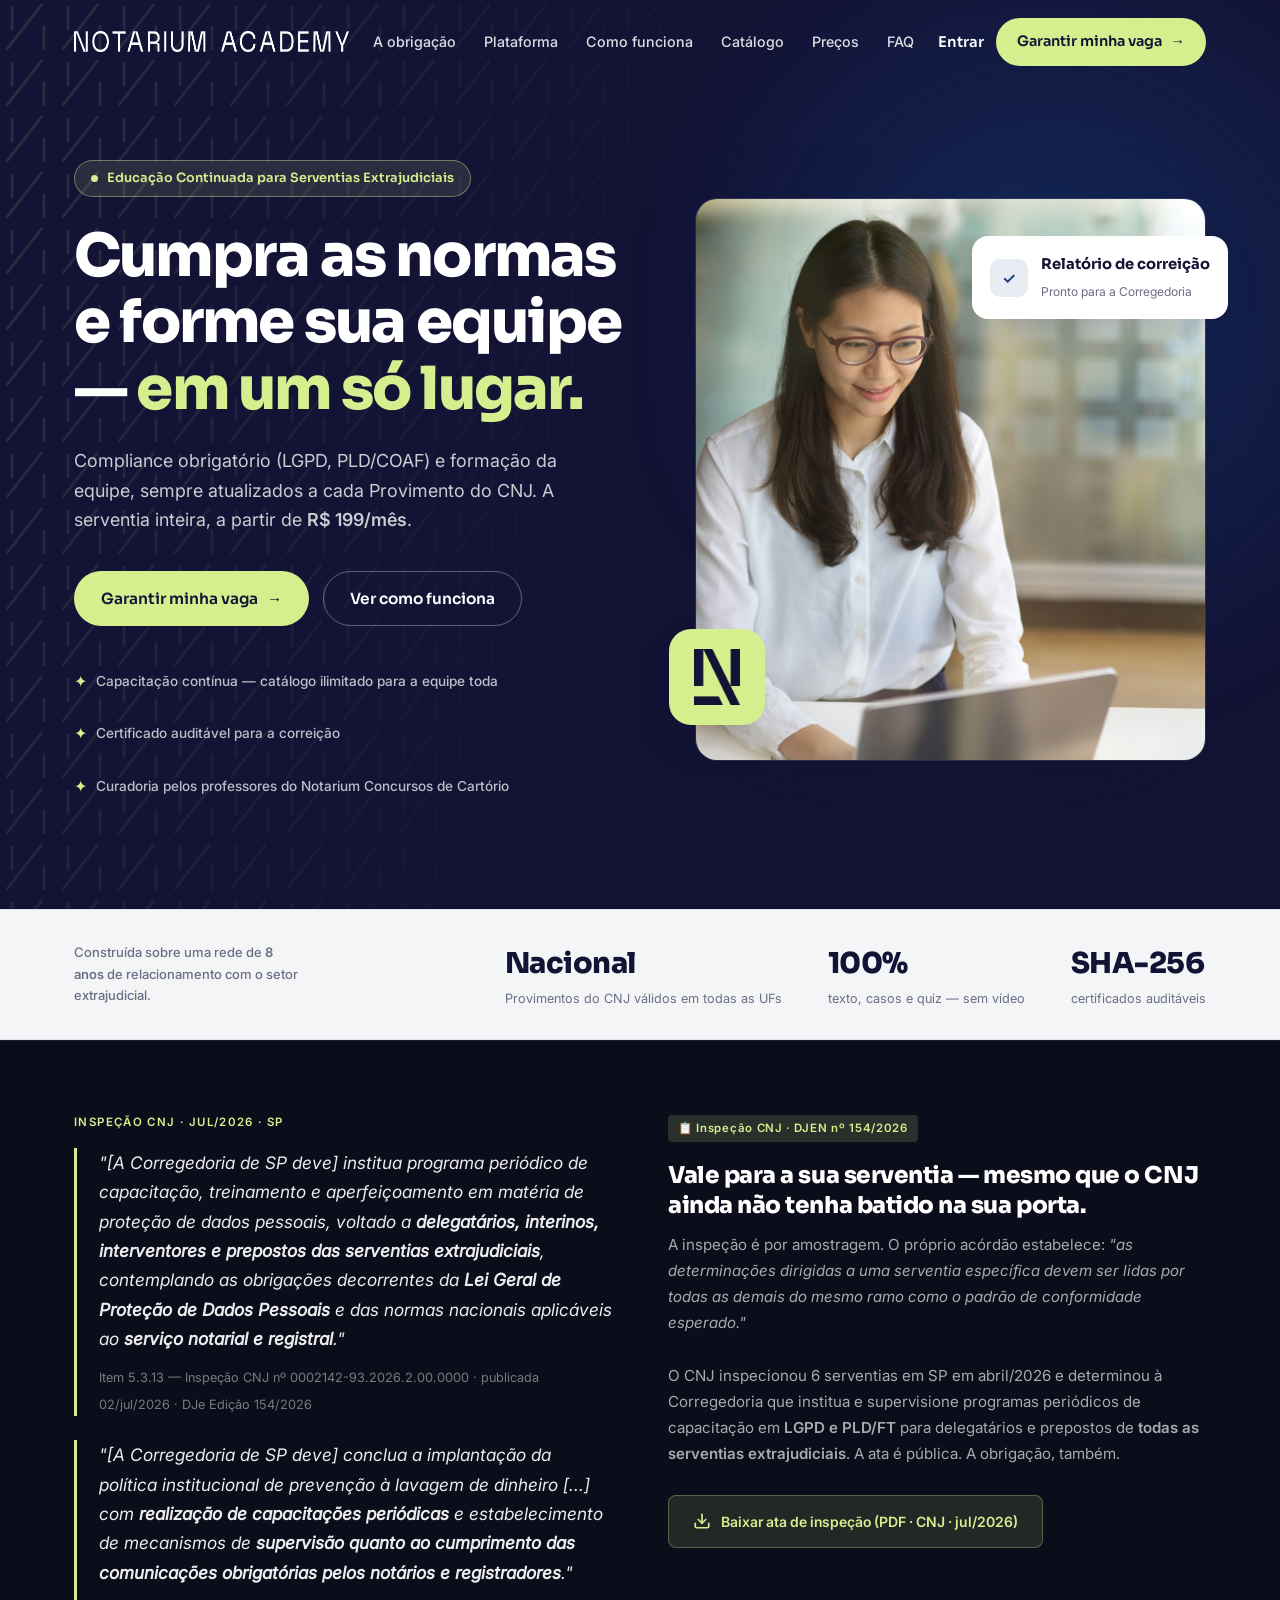
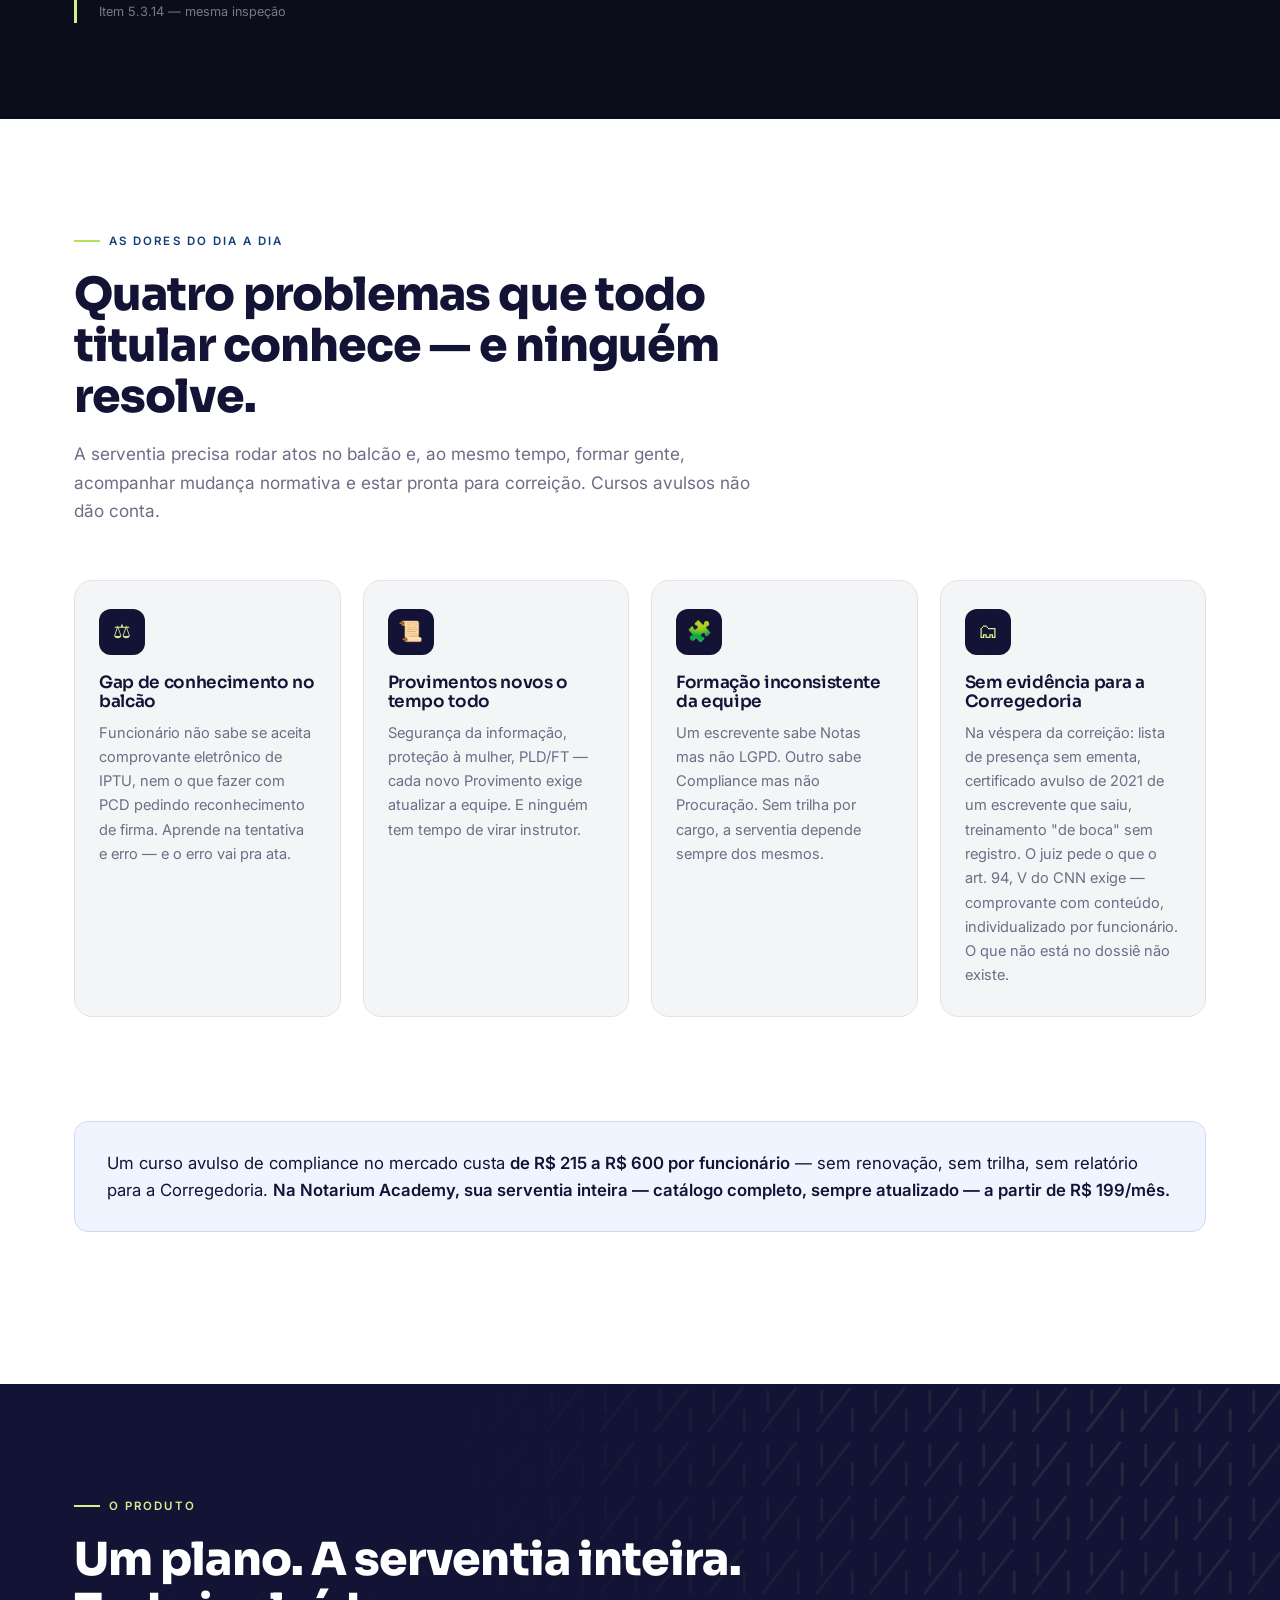
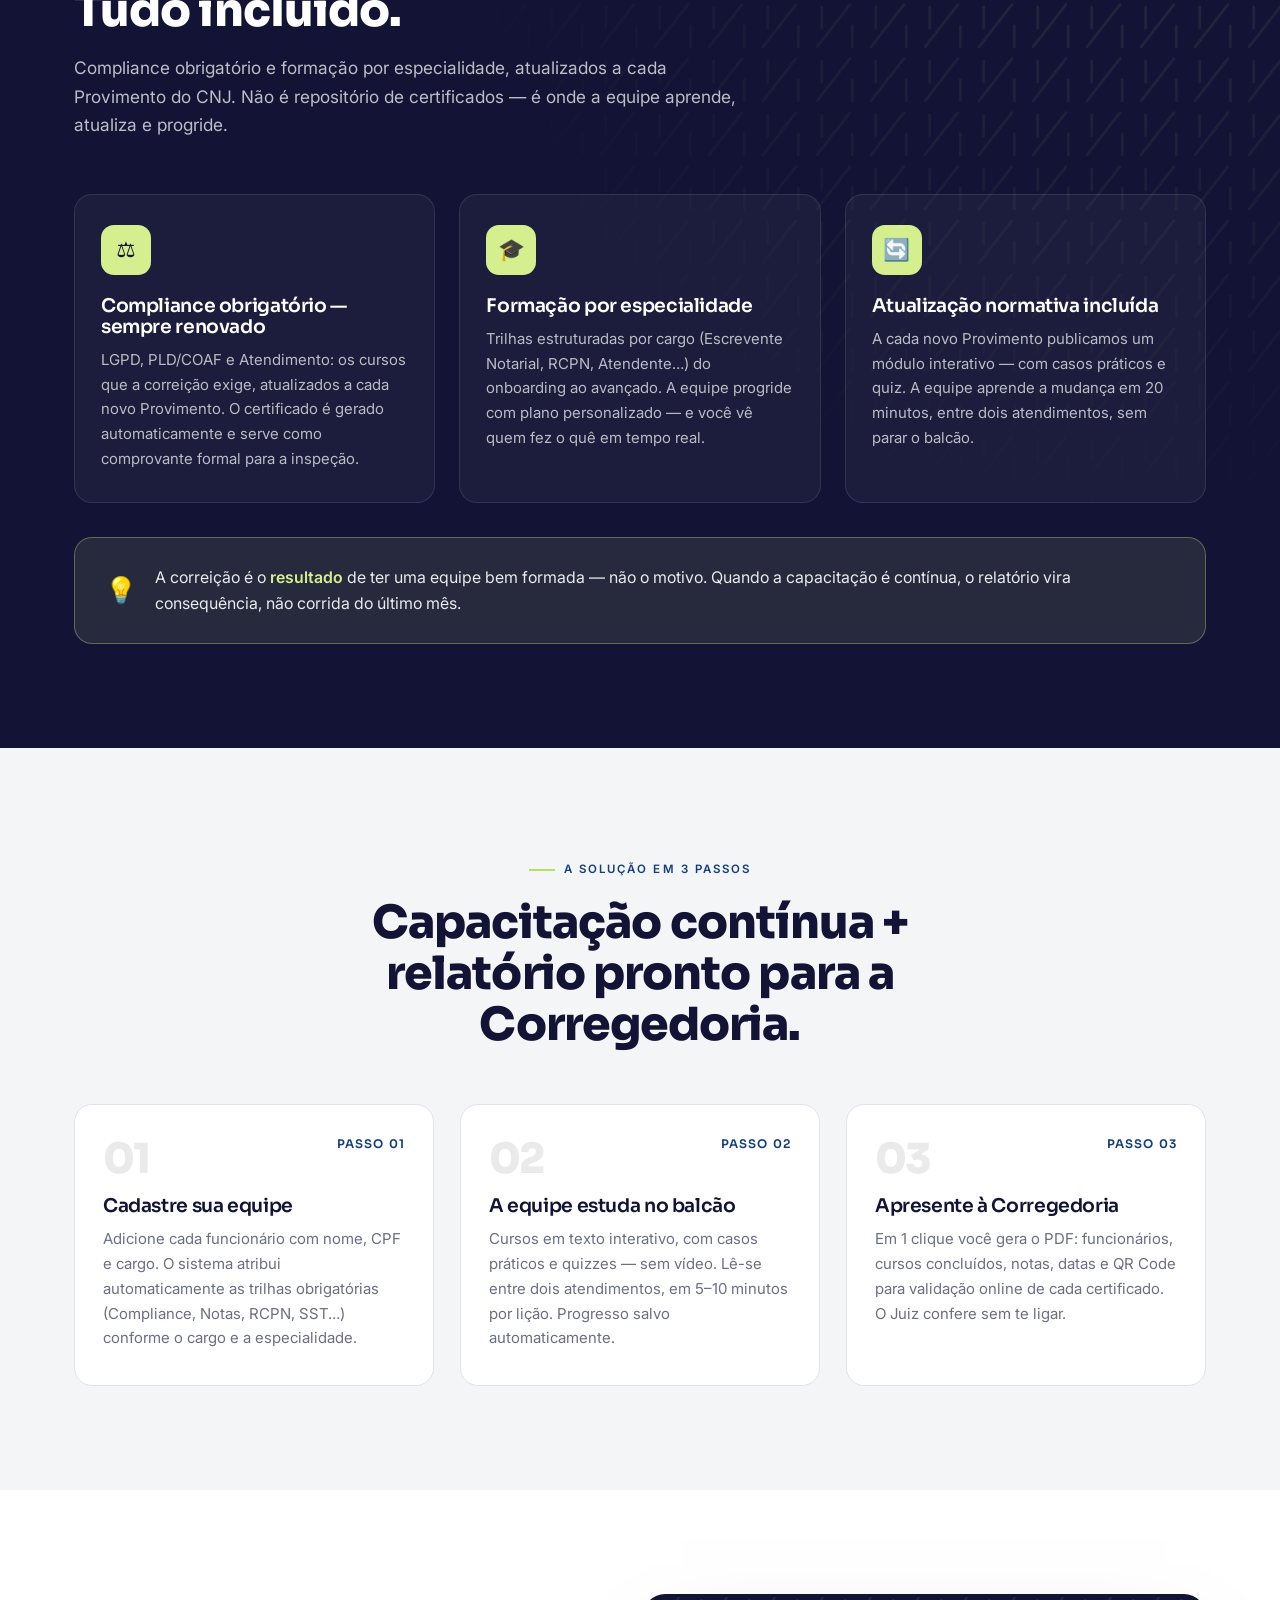
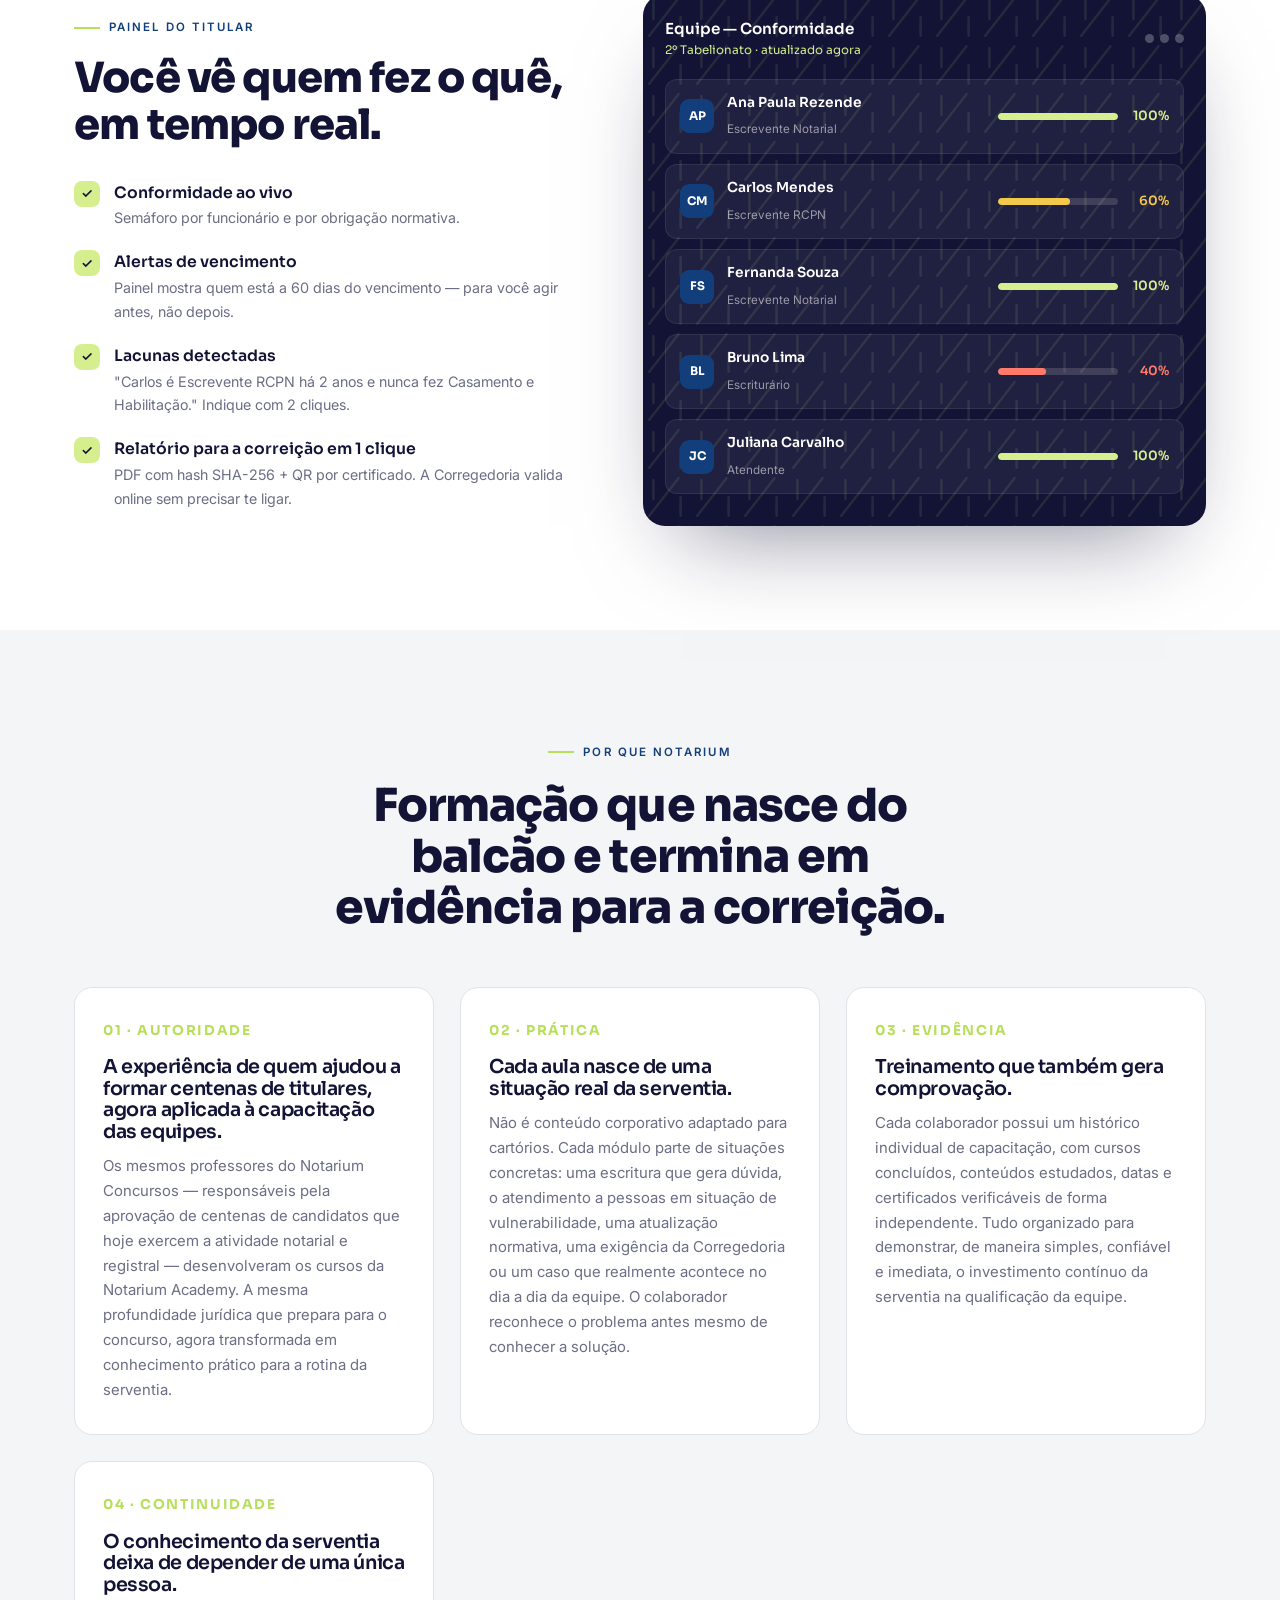
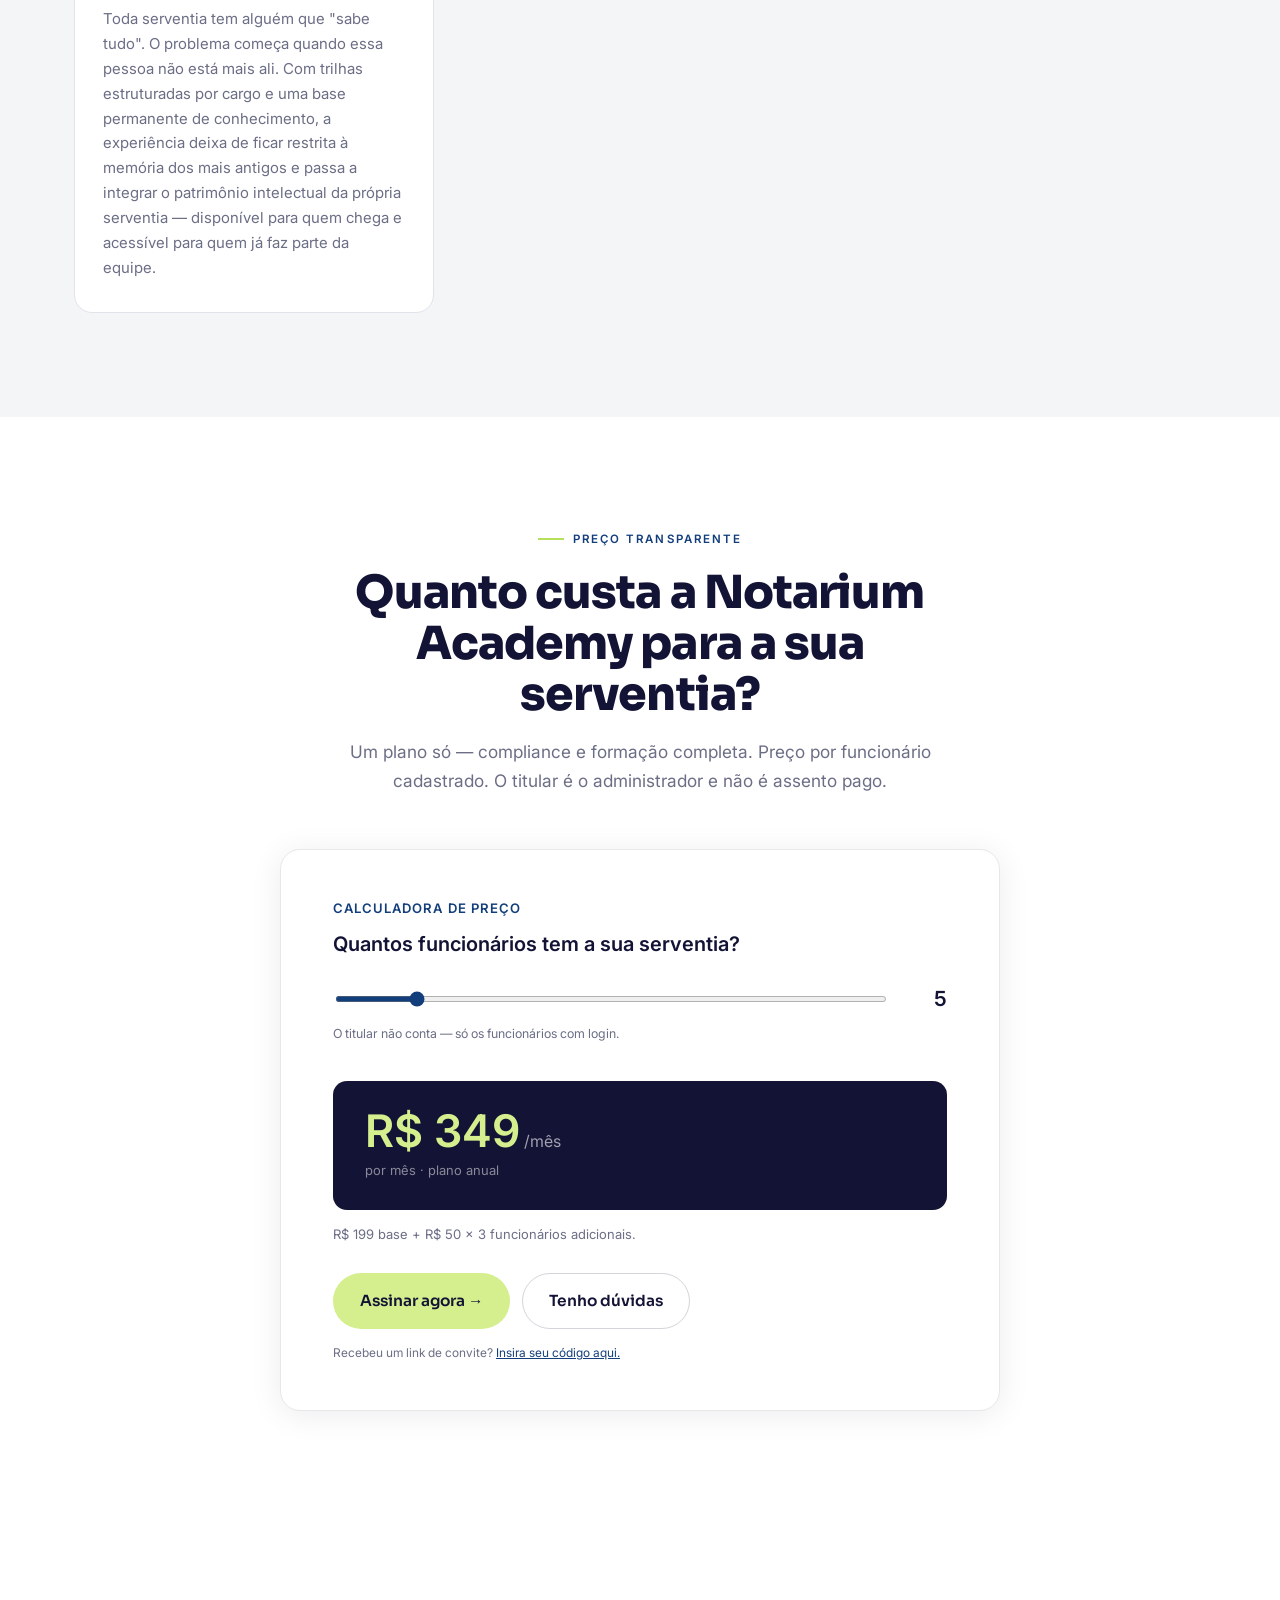
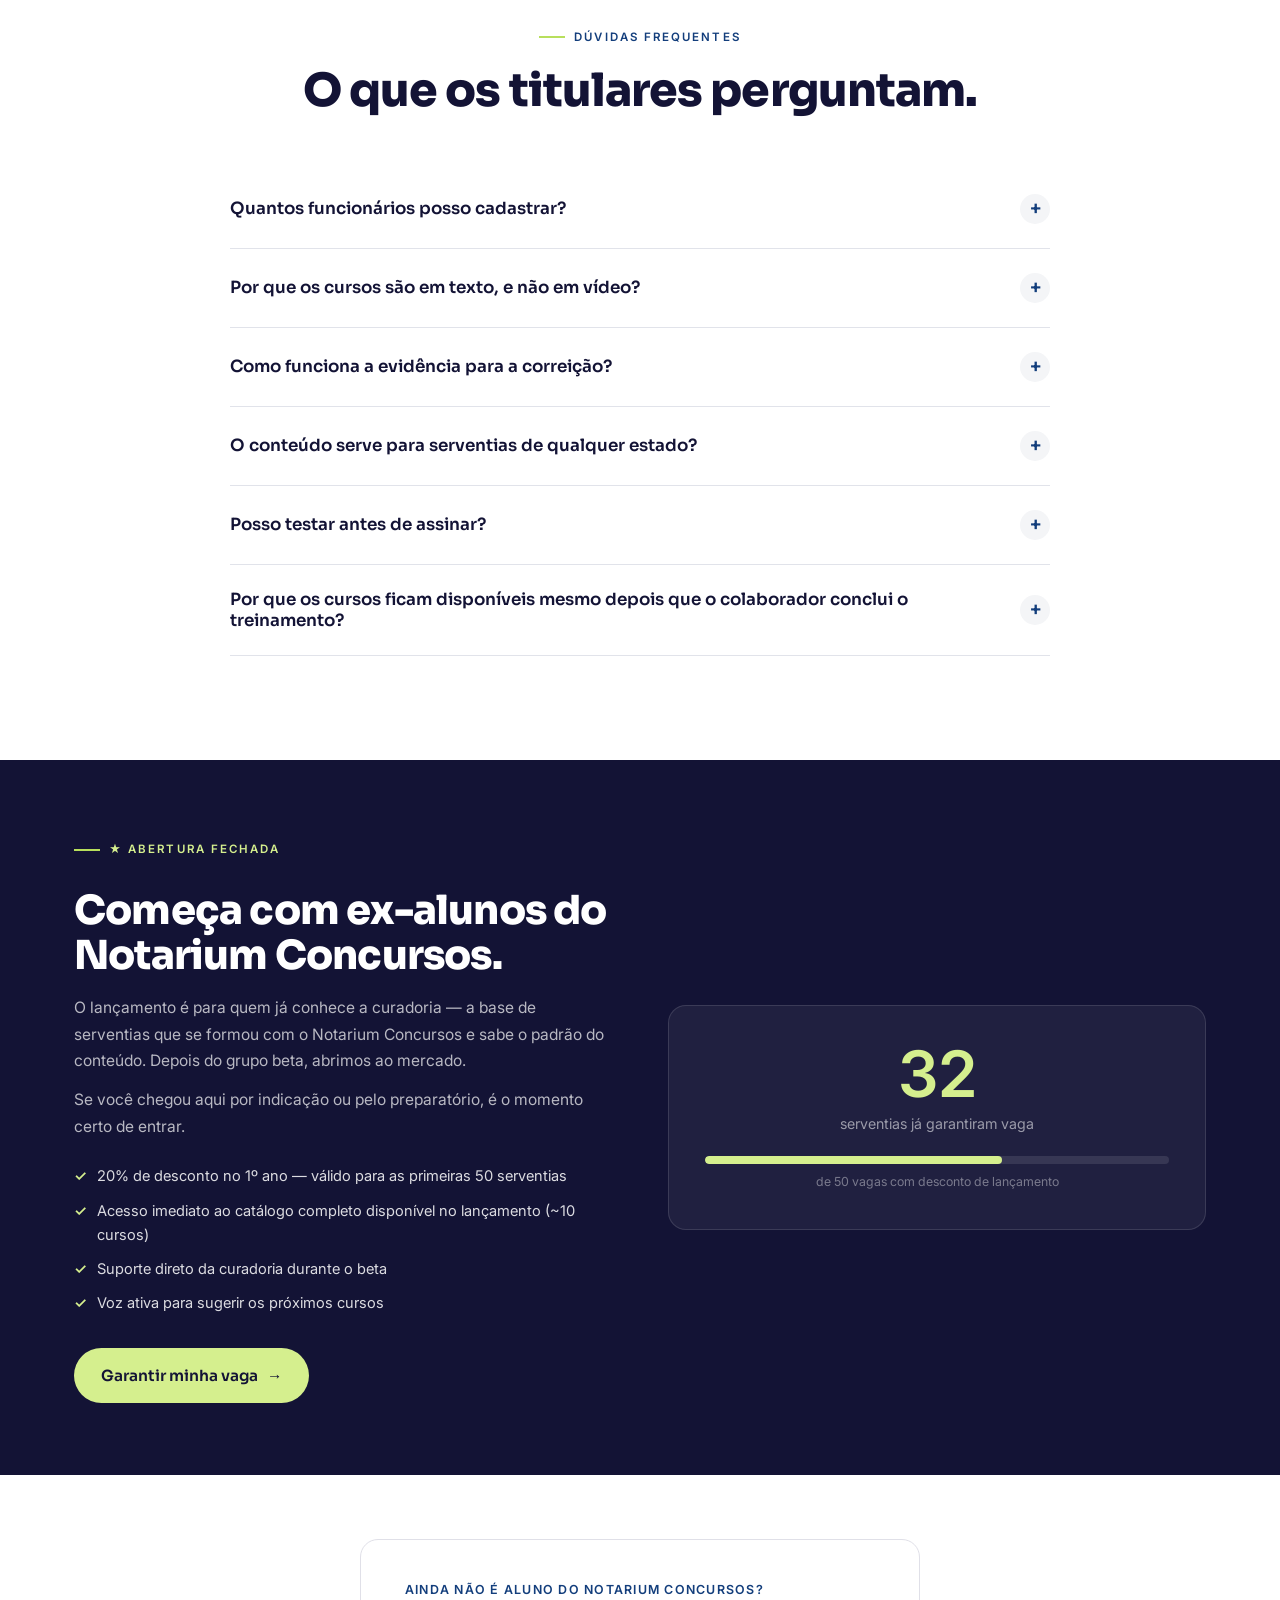
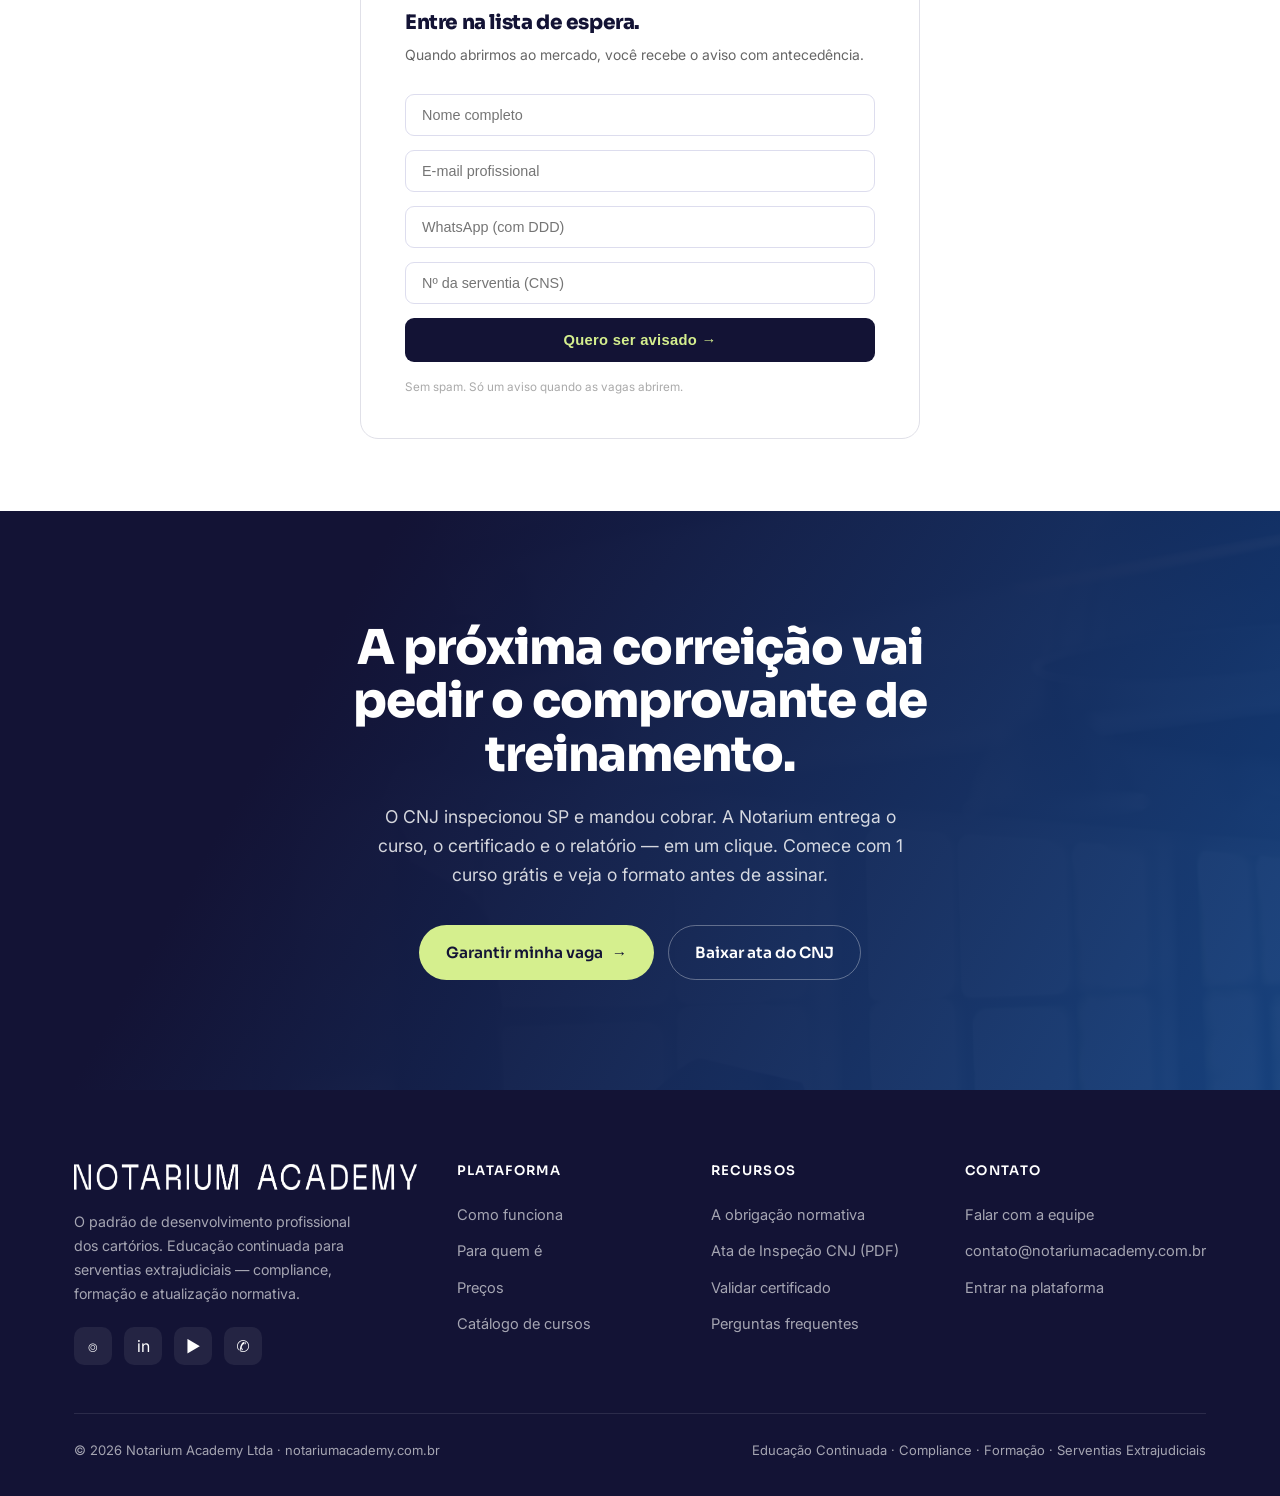
<file: index.html>
<!DOCTYPE html>
<html lang="pt-BR">
<head>
<meta charset="UTF-8">
<meta name="viewport" content="width=device-width, initial-scale=1.0">
<meta name="robots" content="noindex, nofollow">
<title>Notarium Academy — Educação continuada para serventias extrajudiciais</title>
<meta name="description" content="Compliance obrigatório e formação da equipe da serventia, por assinatura — a serventia inteira, sempre atualizada. A partir de R$ 199/mês.">
<link rel="icon" type="image/png" sizes="32x32" href="assets/brand/favicon-32.png">
<link rel="icon" type="image/png" sizes="64x64" href="assets/brand/favicon-64.png">
<link rel="apple-touch-icon" sizes="180x180" href="assets/brand/favicon-180.png">
<link rel="stylesheet" href="assets/css/style.css">
<style>
/* ── Bloco da inspeção CNJ ─────────────────────────── */
.insp{background:#0b0d1a;padding:72px 0;border-top:1px solid rgba(255,255,255,.07)}
.insp-inner{display:grid;grid-template-columns:1fr 1fr;gap:56px;align-items:start}
.insp-label{font-size:.72rem;font-weight:700;letter-spacing:.12em;text-transform:uppercase;color:#D5EF8E;margin-bottom:16px}
.insp-quote{border-left:3px solid #D5EF8E;padding-left:22px;margin:0 0 24px}
.insp-quote p{color:rgba(255,255,255,.92);font-size:1.08rem;line-height:1.7;font-style:italic;margin:0 0 10px}
.insp-quote cite{font-size:.8rem;color:rgba(255,255,255,.45);font-style:normal}
.insp-right h3{font-size:1.45rem;font-weight:800;color:#fff;margin:0 0 12px;line-height:1.3}
.insp-right p{color:rgba(255,255,255,.65);font-size:.95rem;line-height:1.7;margin:0 0 28px}
.insp-dl{display:inline-flex;align-items:center;gap:10px;padding:14px 24px;background:rgba(213,239,142,.12);border:1px solid rgba(213,239,142,.3);border-radius:8px;color:#D5EF8E;font-size:.88rem;font-weight:600;text-decoration:none;transition:.2s}
.insp-dl:hover{background:rgba(213,239,142,.2)}
.insp-dl svg{flex-shrink:0}
.insp-tag{display:inline-block;padding:4px 10px;background:rgba(213,239,142,.15);border-radius:4px;font-size:.72rem;font-weight:700;letter-spacing:.06em;color:#D5EF8E;margin-bottom:18px}
@media(max-width:768px){.insp-inner{grid-template-columns:1fr;gap:36px}}

/* ── Calculadora ───────────────────────────────────── */
.calc-wrap{max-width:720px;margin:0 auto;background:var(--card-bg,#fff);border:1px solid var(--border,#e8e8e8);border-radius:20px;padding:48px 52px;box-shadow:0 4px 32px rgba(19,19,53,.08)}
.calc-label{font-size:.82rem;font-weight:700;letter-spacing:.08em;text-transform:uppercase;color:var(--royal,#133E7C);margin-bottom:10px}
.calc-q{font-size:1.25rem;font-weight:700;color:var(--ink,#131335);margin:0 0 24px;line-height:1.4}
.calc-row{display:flex;align-items:center;gap:18px;margin-bottom:8px}
.calc-row input[type=range]{flex:1;accent-color:#133E7C;height:6px;cursor:pointer}
.calc-n{min-width:40px;text-align:right;font-size:1.3rem;font-weight:800;color:var(--ink,#131335)}
.calc-hint{font-size:.78rem;color:var(--muted,#666);margin:0 0 36px}
.calc-result{display:grid;grid-template-columns:1fr auto;align-items:end;gap:12px;padding:28px 32px;background:var(--ink,#131335);border-radius:14px;margin-bottom:14px}
.calc-main{color:#fff}
.calc-main .price-val{font-size:2.8rem;font-weight:900;line-height:1;color:#D5EF8E}
.calc-main .price-mo{font-size:1rem;color:rgba(255,255,255,.6);font-weight:400}
.calc-main .price-launch{font-size:.85rem;color:rgba(255,255,255,.5);text-decoration:line-through;margin-top:2px}
.calc-badge{background:#D5EF8E;color:#131335;font-size:.75rem;font-weight:800;letter-spacing:.05em;padding:6px 12px;border-radius:6px;white-space:nowrap;align-self:start}
.calc-detail{font-size:.82rem;color:var(--muted,#666);margin:0 0 28px}
.calc-detail b{color:var(--ink,#131335)}
.calc-cta{display:flex;gap:12px;flex-wrap:wrap}
.calc-ferc{margin-top:20px;padding:16px 20px;border:1px solid var(--border,#e8e8e8);border-radius:10px;display:flex;align-items:start;gap:14px}
.calc-ferc label{font-size:.85rem;color:var(--muted,#666);cursor:pointer;display:flex;align-items:start;gap:8px;line-height:1.5}
.calc-ferc input{margin-top:3px;flex-shrink:0}
.ferc-hide{display:none}
.launch-bar{text-align:center;margin-bottom:28px;padding:14px 24px;background:rgba(213,239,142,.12);border:1px solid rgba(213,239,142,.35);border-radius:10px}
.launch-bar p{margin:0;font-size:.88rem;color:var(--ink,#131335)}<br>
.launch-bar b{color:#133E7C}
@media(max-width:600px){.calc-wrap{padding:32px 24px}.calc-result{grid-template-columns:1fr}.calc-main .price-val{font-size:2.2rem}}

/* ── Abertura fechada / beta ───────────────────────── */
.beta{background:#131335;padding:72px 0}
.beta-inner{display:grid;grid-template-columns:1fr 1fr;gap:56px;align-items:center}
.beta-copy .eyebrow{color:#D5EF8E}
.beta-copy h2{color:#fff;font-size:clamp(1.8rem,3.2vw,2.5rem);margin:12px 0 16px;font-weight:800}
.beta-copy p{color:rgba(255,255,255,.7);line-height:1.7;font-size:.98rem;margin:0 0 12px}
.beta-list{list-style:none;padding:0;margin:24px 0 32px;display:flex;flex-direction:column;gap:10px}
.beta-list li{display:flex;align-items:start;gap:10px;color:rgba(255,255,255,.85);font-size:.92rem}
.beta-list .b-ic{color:#D5EF8E;flex-shrink:0;font-weight:700}
.vagas-card{background:rgba(255,255,255,.06);border:1px solid rgba(255,255,255,.12);border-radius:18px;padding:36px;text-align:center}
.vagas-n{font-size:4rem;font-weight:900;color:#D5EF8E;line-height:1}
.vagas-l{color:rgba(255,255,255,.55);font-size:.9rem;margin:6px 0 20px}
.vagas-meter{height:8px;background:rgba(255,255,255,.1);border-radius:4px;overflow:hidden;margin-bottom:8px}
.vagas-meter-fill{height:100%;width:64%;background:#D5EF8E;border-radius:4px}
.vagas-note{font-size:.78rem;color:rgba(255,255,255,.4)}
@media(max-width:768px){.beta-inner{grid-template-columns:1fr;gap:36px}}

/* ── Âncora de valor ───────────────────────────────── */
.anchor-bar{background:#f0f4ff;border:1px solid #d0daf0;border-radius:14px;padding:28px 32px;margin:0 0 48px}
.anchor-bar p{margin:0;font-size:1.05rem;color:var(--ink,#131335);line-height:1.6}
.anchor-bar em{font-style:normal;font-weight:700}
</style>
</head>
<body>

<!-- ============== HEADER ============== -->
<header class="site-header" id="header">
  <div class="wrap nav">
    <a href="#topo" aria-label="Notarium Academy">
      <img src="assets/brand/logo-white.png" alt="Notarium Academy" class="logo light">
      <img src="assets/brand/logo-navy.png"  alt="Notarium Academy" class="logo dark">
    </a>
    <nav class="nav-links" id="navLinks">
      <a href="#normas">A obrigação</a>
      <a href="#solucao">Plataforma</a>
      <a href="#como">Como funciona</a>
      <a href="catalogo.html">Catálogo</a>
      <a href="#planos">Preços</a>
      <a href="#faq">FAQ</a>
    </nav>
    <div class="nav-actions">
      <a href="https://notariumacademy.com.br/login" class="nav-login">Entrar</a>
      <a href="https://notariumacademy.com.br/checkout" class="btn btn-lime">Garantir minha vaga <span class="arrow">→</span></a>
      <button class="menu-toggle" id="menuToggle" aria-label="Menu"><span></span><span></span><span></span></button>
    </div>
  </div>
</header>

<!-- ============== HERO ============== -->
<section class="hero" id="topo">
  <div class="wrap hero-grid">
    <div class="hero-copy">
      <span class="hero-pill"><span class="dot"></span> Educação Continuada para Serventias Extrajudiciais</span>
      <h1>Cumpra as normas e forme sua equipe — <span class="hl">em um só lugar.</span></h1>
      <p class="hero-sub">Compliance obrigatório (LGPD, PLD/COAF) e formação da equipe, sempre atualizados a cada Provimento do CNJ. A serventia inteira, a partir de <strong>R$&nbsp;199/mês</strong>.</p>
      <div class="hero-cta">
        <a href="#planos" class="btn btn-lime">Garantir minha vaga <span class="arrow">→</span></a>
        <a href="#como" class="btn btn-ghost-light">Ver como funciona</a>
      </div>
      <ul class="hero-trust">
        <li><span class="ic">✦</span> Capacitação contínua — catálogo ilimitado para a equipe toda</li>
        <li><span class="ic">✦</span> Certificado auditável para a correição</li>
        <li><span class="ic">✦</span> Curadoria pelos professores do Notarium Concursos de Cartório</li>
      </ul>
    </div>
    <div class="hero-media">
      <div class="photo"><img src="assets/img/hero.jpg" alt="Escrevente estudando na plataforma Notarium Academy"></div>
      <div class="symbol-badge"><img src="assets/brand/symbol-navy.png" alt=""></div>
      <div class="hero-card">
        <div class="tick">✓</div>
        <div><b>Relatório de correição</b><span>Pronto para a Corregedoria</span></div>
      </div>
    </div>
  </div>
</section>

<!-- ============== PROVA / NÚMEROS ============== -->
<div class="proof">
  <div class="wrap">
    <p class="proof-label">Construída sobre uma rede de <b>8 anos</b> de relacionamento com o setor extrajudicial.</p>
    <div class="proof-stats">
      <div><div class="n">Nacional</div><div class="l">Provimentos do CNJ válidos em todas as UFs</div></div>
      <div><div class="n">100%</div><div class="l">texto, casos e quiz — sem vídeo</div></div>
      <div><div class="n">SHA-256</div><div class="l">certificados auditáveis</div></div>
    </div>
  </div>
</div>

<!-- ============== BLOCO DA INSPEÇÃO CNJ ============== -->
<section class="insp" id="normas">
  <div class="wrap">
    <div class="insp-inner">
      <div class="insp-left">
        <div class="insp-label">Inspeção CNJ · jul/2026 · SP</div>
        <blockquote class="insp-quote">
          <p>"[A Corregedoria de SP deve] institua programa periódico de capacitação, treinamento e aperfeiçoamento em matéria de proteção de dados pessoais, voltado a <strong>delegatários, interinos, interventores e prepostos das serventias extrajudiciais</strong>, contemplando as obrigações decorrentes da <strong>Lei Geral de Proteção de Dados Pessoais</strong> e das normas nacionais aplicáveis ao <strong>serviço notarial e registral</strong>."</p>
          <cite>Item 5.3.13 — Inspeção CNJ nº 0002142-93.2026.2.00.0000 · publicada 02/jul/2026 · DJe Edição 154/2026</cite>
        </blockquote>
        <blockquote class="insp-quote">
          <p>"[A Corregedoria de SP deve] conclua a implantação da política institucional de prevenção à lavagem de dinheiro [...] com <strong>realização de capacitações periódicas</strong> e estabelecimento de mecanismos de <strong>supervisão quanto ao cumprimento das comunicações obrigatórias pelos notários e registradores</strong>."</p>
          <cite>Item 5.3.14 — mesma inspeção</cite>
        </blockquote>
      </div>
      <div class="insp-right">
        <span class="insp-tag">📋 Inspeção CNJ · DJEN nº 154/2026</span>
        <h3>Vale para a sua serventia — mesmo que o CNJ ainda não tenha batido na sua porta.</h3>
        <p>A inspeção é por amostragem. O próprio acórdão estabelece: <em>"as determinações dirigidas a uma serventia específica devem ser lidas por todas as demais do mesmo ramo como o padrão de conformidade esperado."</em></p>
        <p>O CNJ inspecionou 6 serventias em SP em abril/2026 e determinou à Corregedoria que institua e supervisione programas periódicos de capacitação em <strong>LGPD e PLD/FT</strong> para delegatários e prepostos de <strong>todas as serventias extrajudiciais</strong>. A ata é pública. A obrigação, também.</p>
        <a href="assets/docs/ata-inspecao-cnj-sp.pdf" download class="insp-dl">
          <svg width="18" height="18" viewBox="0 0 24 24" fill="none" stroke="currentColor" stroke-width="2.2" stroke-linecap="round" stroke-linejoin="round"><path d="M21 15v4a2 2 0 0 1-2 2H5a2 2 0 0 1-2-2v-4"/><polyline points="7 10 12 15 17 10"/><line x1="12" y1="15" x2="12" y2="3"/></svg>
          Baixar ata de inspeção (PDF · CNJ · jul/2026)
        </a>
      </div>
    </div>
  </div>
</section>

<!-- ============== PROBLEMAS ============== -->
<section class="section problems" id="problemas">
  <div class="wrap">
    <div class="section-head reveal">
      <span class="eyebrow">As dores do dia a dia</span>
      <h2>Quatro problemas que todo titular conhece — e ninguém resolve.</h2>
      <p>A serventia precisa rodar atos no balcão e, ao mesmo tempo, formar gente, acompanhar mudança normativa e estar pronta para correição. Cursos avulsos não dão conta.</p>
    </div>
    <div class="cards-4">
      <article class="pcard reveal">
        <div class="pic">⚖</div>
        <h3>Gap de conhecimento no balcão</h3>
        <p>Funcionário não sabe se aceita comprovante eletrônico de IPTU, nem o que fazer com PCD pedindo reconhecimento de firma. Aprende na tentativa e erro — e o erro vai pra ata.</p>
      </article>
      <article class="pcard reveal">
        <div class="pic">📜</div>
        <h3>Provimentos novos o tempo todo</h3>
        <p>Segurança da informação, proteção à mulher, PLD/FT — cada novo Provimento exige atualizar a equipe. E ninguém tem tempo de virar instrutor.</p>
      </article>
      <article class="pcard reveal">
        <div class="pic">🧩</div>
        <h3>Formação inconsistente da equipe</h3>
        <p>Um escrevente sabe Notas mas não LGPD. Outro sabe Compliance mas não Procuração. Sem trilha por cargo, a serventia depende sempre dos mesmos.</p>
      </article>
      <article class="pcard reveal">
        <div class="pic">🗂</div>
        <h3>Sem evidência para a Corregedoria</h3>
        <p>Na véspera da correição: lista de presença sem ementa, certificado avulso de 2021 de um escrevente que saiu, treinamento "de boca" sem registro. O juiz pede o que o art. 94, V do CNN exige — comprovante com conteúdo, individualizado por funcionário. O que não está no dossiê não existe.</p>
      </article>
    </div>
  </div>
</section>

<!-- ============== ÂNCORA DE VALOR ============== -->
<section class="section" style="padding-top:0">
  <div class="wrap">
    <div class="anchor-bar reveal">
      <p>Um curso avulso de compliance no mercado custa <em>de R$&nbsp;215 a R$&nbsp;600 por funcionário</em> — sem renovação, sem trilha, sem relatório para a Corregedoria. <em>Na Notarium Academy, sua serventia inteira — catálogo completo, sempre atualizado — a partir de R$&nbsp;199/mês.</em></p>
    </div>
  </div>
</section>

<!-- ============== SOLUÇÃO (fundo escuro) ============== -->
<section class="section solution" id="solucao">
  <div class="wrap">
    <div class="section-head reveal">
      <span class="eyebrow">O produto</span>
      <h2>Um plano. A serventia inteira. Tudo incluído.</h2>
      <p>Compliance obrigatório e formação por especialidade, atualizados a cada Provimento do CNJ. Não é repositório de certificados — é onde a equipe aprende, atualiza e progride.</p>
    </div>
    <div class="feat-grid">
      <article class="feat reveal">
        <div class="fic">⚖️</div>
        <h3>Compliance obrigatório — sempre renovado</h3>
        <p>LGPD, PLD/COAF e Atendimento: os cursos que a correição exige, atualizados a cada novo Provimento. O certificado é gerado automaticamente e serve como comprovante formal para a inspeção.</p>
      </article>
      <article class="feat reveal">
        <div class="fic">🎓</div>
        <h3>Formação por especialidade</h3>
        <p>Trilhas estruturadas por cargo (Escrevente Notarial, RCPN, Atendente…) do onboarding ao avançado. A equipe progride com plano personalizado — e você vê quem fez o quê em tempo real.</p>
      </article>
      <article class="feat reveal">
        <div class="fic">🔄</div>
        <h3>Atualização normativa incluída</h3>
        <p>A cada novo Provimento publicamos um módulo interativo — com casos práticos e quiz. A equipe aprende a mudança em 20 minutos, entre dois atendimentos, sem parar o balcão.</p>
      </article>
    </div>
    <div class="insight-bar reveal">
      <span class="ib-ic">💡</span>
      <p>A correição é o <b>resultado</b> de ter uma equipe bem formada — não o motivo. Quando a capacitação é contínua, o relatório vira consequência, não corrida do último mês.</p>
    </div>
  </div>
</section>

<!-- ============== COMO FUNCIONA ============== -->
<section class="section steps" id="como">
  <div class="wrap">
    <div class="section-head center reveal">
      <span class="eyebrow">A solução em 3 passos</span>
      <h2>Capacitação contínua + relatório pronto para a Corregedoria.</h2>
    </div>
    <div class="steps-grid">
      <article class="step reveal">
        <span class="num-tag">PASSO 01</span>
        <div class="num">01</div>
        <h3>Cadastre sua equipe</h3>
        <p>Adicione cada funcionário com nome, CPF e cargo. O sistema atribui automaticamente as trilhas obrigatórias (Compliance, Notas, RCPN, SST…) conforme o cargo e a especialidade.</p>
      </article>
      <article class="step reveal">
        <span class="num-tag">PASSO 02</span>
        <div class="num">02</div>
        <h3>A equipe estuda no balcão</h3>
        <p>Cursos em texto interativo, com casos práticos e quizzes — sem vídeo. Lê-se entre dois atendimentos, em 5–10 minutos por lição. Progresso salvo automaticamente.</p>
      </article>
      <article class="step reveal">
        <span class="num-tag">PASSO 03</span>
        <div class="num">03</div>
        <h3>Apresente à Corregedoria</h3>
        <p>Em 1 clique você gera o PDF: funcionários, cursos concluídos, notas, datas e QR Code para validação online de cada certificado. O Juiz confere sem te ligar.</p>
      </article>
    </div>
  </div>
</section>

<!-- ============== PAINEL DO TITULAR ============== -->
<section class="section panel">
  <div class="wrap panel-grid">
    <div class="reveal">
      <span class="eyebrow">Painel do titular</span>
      <h2 style="font-size:clamp(1.8rem,3.4vw,2.6rem);font-weight:800">Você vê quem fez o quê, em tempo real.</h2>
      <ul class="panel-list">
        <li><span class="chk">✓</span><div><b>Conformidade ao vivo</b><span>Semáforo por funcionário e por obrigação normativa.</span></div></li>
        <li><span class="chk">✓</span><div><b>Alertas de vencimento</b><span>Painel mostra quem está a 60 dias do vencimento — para você agir antes, não depois.</span></div></li>
        <li><span class="chk">✓</span><div><b>Lacunas detectadas</b><span>"Carlos é Escrevente RCPN há 2 anos e nunca fez Casamento e Habilitação." Indique com 2 cliques.</span></div></li>
        <li><span class="chk">✓</span><div><b>Relatório para a correição em 1 clique</b><span>PDF com hash SHA-256 + QR por certificado. A Corregedoria valida online sem precisar te ligar.</span></div></li>
      </ul>
    </div>
    <div class="reveal">
      <div class="dash">
        <div class="dash-top">
          <div class="t">Equipe — Conformidade <span>2º Tabelionato · atualizado agora</span></div>
          <div class="dash-dots"><i></i><i></i><i></i></div>
        </div>
        <div class="dash-row g"><div class="dash-av">AP</div><div class="nm"><b>Ana Paula Rezende</b><span>Escrevente Notarial</span></div><div class="dash-bar"><i></i></div><div class="pct">100%</div></div>
        <div class="dash-row y"><div class="dash-av">CM</div><div class="nm"><b>Carlos Mendes</b><span>Escrevente RCPN</span></div><div class="dash-bar"><i></i></div><div class="pct">60%</div></div>
        <div class="dash-row g"><div class="dash-av">FS</div><div class="nm"><b>Fernanda Souza</b><span>Escrevente Notarial</span></div><div class="dash-bar"><i></i></div><div class="pct">100%</div></div>
        <div class="dash-row r"><div class="dash-av">BL</div><div class="nm"><b>Bruno Lima</b><span>Escriturário</span></div><div class="dash-bar"><i></i></div><div class="pct">40%</div></div>
        <div class="dash-row g"><div class="dash-av">JC</div><div class="nm"><b>Juliana Carvalho</b><span>Atendente</span></div><div class="dash-bar"><i></i></div><div class="pct">100%</div></div>
      </div>
    </div>
  </div>
</section>

<!-- ============== POR QUE NOTARIUM ============== -->
<section class="section why">
  <div class="wrap">
    <div class="section-head center reveal">
      <span class="eyebrow">Por que Notarium</span>
      <h2>Formação que nasce do balcão e termina em evidência para a correição.</h2>
    </div>
    <div class="why-grid">
      <article class="why-card reveal">
        <div class="wnum">01 · AUTORIDADE</div>
        <h3>A experiência de quem ajudou a formar centenas de titulares, agora aplicada à capacitação das equipes.</h3>
        <p>Os mesmos professores do Notarium Concursos — responsáveis pela aprovação de centenas de candidatos que hoje exercem a atividade notarial e registral — desenvolveram os cursos da Notarium Academy. A mesma profundidade jurídica que prepara para o concurso, agora transformada em conhecimento prático para a rotina da serventia.</p>
      </article>
      <article class="why-card reveal">
        <div class="wnum">02 · PRÁTICA</div>
        <h3>Cada aula nasce de uma situação real da serventia.</h3>
        <p>Não é conteúdo corporativo adaptado para cartórios. Cada módulo parte de situações concretas: uma escritura que gera dúvida, o atendimento a pessoas em situação de vulnerabilidade, uma atualização normativa, uma exigência da Corregedoria ou um caso que realmente acontece no dia a dia da equipe. O colaborador reconhece o problema antes mesmo de conhecer a solução.</p>
      </article>
      <article class="why-card reveal">
        <div class="wnum">03 · EVIDÊNCIA</div>
        <h3>Treinamento que também gera comprovação.</h3>
        <p>Cada colaborador possui um histórico individual de capacitação, com cursos concluídos, conteúdos estudados, datas e certificados verificáveis de forma independente. Tudo organizado para demonstrar, de maneira simples, confiável e imediata, o investimento contínuo da serventia na qualificação da equipe.</p>
      </article>
      <article class="why-card reveal">
        <div class="wnum">04 · CONTINUIDADE</div>
        <h3>O conhecimento da serventia deixa de depender de uma única pessoa.</h3>
        <p>Toda serventia tem alguém que "sabe tudo". O problema começa quando essa pessoa não está mais ali. Com trilhas estruturadas por cargo e uma base permanente de conhecimento, a experiência deixa de ficar restrita à memória dos mais antigos e passa a integrar o patrimônio intelectual da própria serventia — disponível para quem chega e acessível para quem já faz parte da equipe.</p>
      </article>
    </div>
  </div>
</section>

<!-- ============== PLANOS / CALCULADORA ============== -->
<section class="section plans" id="planos">
  <div class="wrap">
    <div class="section-head center reveal">
      <span class="eyebrow">Preço transparente</span>
      <h2>Quanto custa a Notarium Academy para a sua serventia?</h2>
      <p>Um plano só — compliance e formação completa. Preço por funcionário cadastrado. O titular é o administrador e não é assento pago.</p>
    </div>


    <div class="calc-wrap reveal">
      <div class="calc-label">Calculadora de preço</div>
      <p class="calc-q">Quantos funcionários tem a sua serventia?</p>
      <div class="calc-row">
        <input type="range" id="calcSlider" min="1" max="30" value="5" step="1" oninput="updateCalc()">
        <span class="calc-n" id="calcNum">5</span>
      </div>
      <p class="calc-hint" id="calcHint">O titular não conta — só os funcionários com login.</p>

      <div class="calc-result" id="calcResult">
        <div class="calc-main">
          <div class="price-launch" id="priceFull" style="display:none"></div>
          <div><span class="price-val" id="priceVal">R$ 299</span> <span class="price-mo">/mês</span></div>
          <div id="priceSub" style="font-size:.82rem;color:rgba(255,255,255,.5);margin-top:6px"></div>
        </div>
        <span class="calc-badge" id="calcBadge">−20% lançamento</span>
      </div>

      <p class="calc-detail" id="calcDetail"></p>

      <div class="calc-cta">
        <a href="https://notariumacademy.com.br/checkout" class="btn btn-lime" id="calcCTA">Garantir minha vaga <span class="arrow">→</span></a>
        <a href="#faq" class="btn btn-ghost">Tenho dúvidas</a>
      </div>
      <p style="font-size:.75rem;color:var(--muted,#888);margin-top:14px">Recebeu um link de convite? <a href="#" id="refToggle" style="color:#133E7C;text-decoration:underline">Insira seu código aqui.</a></p>
      <div id="refBox" style="display:none;margin-top:10px">
        <input type="text" id="refInput" placeholder="Código de convite" style="border:1px solid #ddd;border-radius:8px;padding:10px 14px;font-size:.88rem;width:100%;max-width:280px;box-sizing:border-box">
      </div>

    </div>
  </div>
</section>

<!-- ============== FAQ ============== -->
<section class="section faq" id="faq">
  <div class="wrap">
    <div class="section-head center reveal">
      <span class="eyebrow">Dúvidas frequentes</span>
      <h2>O que os titulares perguntam.</h2>
    </div>
    <div class="faq-grid">
      <div class="qa reveal"><button>Quantos funcionários posso cadastrar?<span class="ic">+</span></button><div class="ans"><p>Todos. O plano é por assento cadastrado (funcionário com login). A fórmula é R$&nbsp;199 fixo para até 2 funcionários, +R$&nbsp;50 por funcionário a partir do 3º. O titular é o administrador e não conta como assento. Serventias com mais de 30 funcionários entram em contato para proposta Enterprise.</p></div></div>
      <div class="qa reveal"><button>Por que os cursos são em texto, e não em vídeo?<span class="ic">+</span></button><div class="ans"><p>Porque o aprendizado precisa caber no expediente. Texto com casos e quiz é lido entre dois atendimentos, em 5–10 minutos, é pesquisável e gera evidência auditável. Vídeo exige parar o balcão — e ninguém o reassiste.</p></div></div>
      <div class="qa reveal"><button>Como funciona a evidência para a correição?<span class="ic">+</span></button><div class="ans"><p>Cada conclusão gera um certificado com hash SHA-256 de validação pública. O painel do titular consolida tudo num relatório PDF com QR Code — a Corregedoria escaneia e confere cada certificado online. O certificado atende integralmente ao art. 94, V, do CNN — Prov. CNJ 149/2023 (LGPD: comprovante com conteúdo transmitido, individualizado por funcionário) — e ao art. 143, §1º, I e art. 144, §2º, III do CNN — Prov. CNJ 161/2024 (PLD/FT: treinamento dos colaboradores). Sem lista de presença em papel, sem pasta física.</p></div></div>
      <div class="qa reveal"><button>O conteúdo serve para serventias de qualquer estado?<span class="ic">+</span></button><div class="ans"><p>Sim. As obrigações de capacitação são federais (Provimentos CNJ válidos em todas as UFs), então o compliance atende o Brasil inteiro. O conteúdo técnico estadual é adicionado por UF conforme a expansão.</p></div></div>
      <div class="qa reveal"><button>Posso testar antes de assinar?<span class="ic">+</span></button><div class="ans"><p>Pode. Ao se cadastrar você recebe acesso gratuito a 1 curso completo com certificado-amostra — para você e sua equipe sentirem o formato antes de escolher o plano.</p></div></div>
      <div class="qa reveal"><button>Por que os cursos ficam disponíveis mesmo depois que o colaborador conclui o treinamento?<span class="ic">+</span></button><div class="ans"><p>Porque aprender não acontece em uma única exposição ao conteúdo.</p><p>Um dos resultados mais consistentes da ciência da aprendizagem é que a retenção melhora significativamente quando o conteúdo é revisitado ao longo do tempo — em vez de estudado apenas uma vez. Esse fenômeno é chamado de <em>spacing effect</em> (efeito do espaçamento) e foi demonstrado experimentalmente pela primeira vez por Hermann Ebbinghaus em 1885. Pesquisas posteriores confirmaram que recuperar ativamente uma informação da memória — revisitando o conteúdo ou respondendo a questões — produz retenção muito mais duradoura do que assistir ou ler uma única vez.</p><p>É por isso que todos os cursos da Notarium Academy permanecem disponíveis para consulta e revisão sempre que necessário. Quando surgir uma dúvida real na serventia, o colaborador pode voltar ao conteúdo exato, revisar o procedimento e aplicar com segurança — sem depender de uma nova explicação do titular.</p><p style="font-size:.78rem;color:#888;margin-top:12px;line-height:1.6"><strong>Referências:</strong> Ebbinghaus, H. (1885). <em>Über das Gedächtnis</em>. — Roediger, H. L. &amp; Karpicke, J. D. (2006). Test-Enhanced Learning. <em>Psychological Science</em>, 17(3), 249–255. — Dunlosky, J. et al. (2013). Improving Students' Learning With Effective Learning Techniques. <em>Psychological Science in the Public Interest</em>, 14(1), 4–58.</p></div></div>
    </div>
  </div>
</section>

<!-- ============== ABERTURA BETA ============== -->
<section class="beta" id="beta">
  <div class="wrap beta-inner">
    <div class="beta-copy reveal">
      <span class="eyebrow">★ Abertura fechada</span>
      <h2>Começa com ex-alunos do Notarium Concursos.</h2>
      <p>O lançamento é para quem já conhece a curadoria — a base de serventias que se formou com o Notarium Concursos e sabe o padrão do conteúdo. Depois do grupo beta, abrimos ao mercado.</p>
      <p>Se você chegou aqui por indicação ou pelo preparatório, é o momento certo de entrar.</p>
      <ul class="beta-list">
        <li><span class="b-ic">✓</span> 20% de desconto no 1º ano — válido para as primeiras 50 serventias</li>
        <li><span class="b-ic">✓</span> Acesso imediato ao catálogo completo disponível no lançamento (~10 cursos)</li>
        <li><span class="b-ic">✓</span> Suporte direto da curadoria durante o beta</li>
        <li><span class="b-ic">✓</span> Voz ativa para sugerir os próximos cursos</li>
      </ul>
      <a href="https://notariumacademy.com.br/checkout" class="btn btn-lime">Garantir minha vaga <span class="arrow">→</span></a>
    </div>
    <div class="reveal">
      <div class="vagas-card">
        <div class="vagas-n" id="vagasN">32</div>
        <div class="vagas-l">serventias já garantiram vaga</div>
        <div class="vagas-meter"><div class="vagas-meter-fill"></div></div>
        <div class="vagas-note">de 50 vagas com desconto de lançamento</div>
      </div>
    </div>
  </div>
</section>

<!-- ============== LISTA DE ESPERA ============== -->
<section class="section" id="lista-espera" style="padding-top:64px;padding-bottom:72px">
  <div class="wrap">
    <div style="max-width:560px;margin:0 auto;border:1px solid #e0e0e8;border-radius:18px;padding:40px 44px;background:#fff">
      <p style="font-size:.78rem;font-weight:700;letter-spacing:.1em;text-transform:uppercase;color:#133E7C;margin:0 0 8px">Ainda não é aluno do Notarium Concursos?</p>
      <h3 style="font-size:1.25rem;font-weight:800;color:#131335;margin:0 0 8px;line-height:1.35">Entre na lista de espera.</h3>
      <p style="font-size:.88rem;color:#666;margin:0 0 28px;line-height:1.6">Quando abrirmos ao mercado, você recebe o aviso com antecedência.</p>
      <form id="waitlistForm" style="display:flex;flex-direction:column;gap:14px">
        <input type="text"   name="nome"      placeholder="Nome completo"          required style="border:1px solid #dde;border-radius:9px;padding:12px 16px;font-size:.9rem;width:100%;box-sizing:border-box">
        <input type="email"  name="email"     placeholder="E-mail profissional"    required style="border:1px solid #dde;border-radius:9px;padding:12px 16px;font-size:.9rem;width:100%;box-sizing:border-box">
        <input type="tel"    name="whatsapp"  placeholder="WhatsApp (com DDD)"              style="border:1px solid #dde;border-radius:9px;padding:12px 16px;font-size:.9rem;width:100%;box-sizing:border-box">
        <input type="text"   name="cns"       placeholder="Nº da serventia (CNS)"           style="border:1px solid #dde;border-radius:9px;padding:12px 16px;font-size:.9rem;width:100%;box-sizing:border-box">
        <button type="submit" style="background:#131335;color:#D5EF8E;border:none;border-radius:9px;padding:14px 24px;font-size:.92rem;font-weight:700;cursor:pointer;letter-spacing:.02em;transition:.2s" onmouseover="this.style.background='#133E7C'" onmouseout="this.style.background='#131335'">Quero ser avisado →</button>
        <p id="waitlistMsg" style="font-size:.8rem;color:#444;margin:0;display:none"></p>
      </form>
      <p style="font-size:.74rem;color:#aaa;margin:16px 0 0">Sem spam. Só um aviso quando as vagas abrirem.</p>
    </div>
  </div>
</section>

<!-- ============== CTA FINAL ============== -->
<section class="final-cta">
  <img src="assets/img/section-cta.jpg" alt="" class="bg">
  <div class="final-inner reveal">
    <h2>A próxima correição vai pedir o comprovante de treinamento.</h2>
    <p>O CNJ inspecionou SP e mandou cobrar. A Notarium entrega o curso, o certificado e o relatório — em um clique. Comece com 1 curso grátis e veja o formato antes de assinar.</p>
    <div class="hero-cta">
      <a href="https://notariumacademy.com.br/checkout" class="btn btn-lime">Garantir minha vaga <span class="arrow">→</span></a>
      <a href="assets/docs/ata-inspecao-cnj-sp.pdf" download class="btn btn-ghost-light">Baixar ata do CNJ</a>
    </div>
  </div>
</section>

<!-- ============== FOOTER ============== -->
<footer class="site-footer">
  <div class="wrap">
    <div class="foot-grid">
      <div class="foot-brand">
        <img src="assets/brand/logo-white.png" alt="Notarium Academy" class="flogo">
        <p>O padrão de desenvolvimento profissional dos cartórios. Educação continuada para serventias extrajudiciais — compliance, formação e atualização normativa.</p>
        <div class="foot-soc">
          <a href="#" aria-label="Instagram">⌾</a>
          <a href="#" aria-label="LinkedIn">in</a>
          <a href="#" aria-label="YouTube">▶</a>
          <a href="#" aria-label="WhatsApp">✆</a>
        </div>
      </div>
      <div class="foot-col">
        <h4>Plataforma</h4>
        <a href="#solucao">Como funciona</a>
        <a href="#problemas">Para quem é</a>
        <a href="#planos">Preços</a>
        <a href="catalogo.html">Catálogo de cursos</a>
      </div>
      <div class="foot-col">
        <h4>Recursos</h4>
        <a href="#normas">A obrigação normativa</a>
        <a href="assets/docs/ata-inspecao-cnj-sp.pdf" download>Ata de Inspeção CNJ (PDF)</a>
        <a href="validar.html">Validar certificado</a>
        <a href="#faq">Perguntas frequentes</a>
      </div>
      <div class="foot-col">
        <h4>Contato</h4>
        <a href="mailto:contato@notariumacademy.com.br">Falar com a equipe</a>
        <a href="mailto:contato@notariumacademy.com.br">contato@notariumacademy.com.br</a>
        <a href="https://notariumacademy.com.br/login">Entrar na plataforma</a>
      </div>
    </div>
    <div class="foot-bottom">
      <span>© 2026 Notarium Academy Ltda · notariumacademy.com.br</span>
      <span>Educação Continuada · Compliance · Formação · Serventias Extrajudiciais</span>
    </div>
  </div>
</footer>

<script>
// ── Calculadora ──────────────────────────────────────
function calcPrice(n) {
  if (n <= 2) return 199;
  return 199 + 50 * (n - 2);
}

function updateCalc() {
  const n    = parseInt(document.getElementById('calcSlider').value);
  document.getElementById('calcNum').textContent = n;

  const full   = calcPrice(n);
  const isEnt  = n >= 31;

  const priceVal  = document.getElementById('priceVal');
  const priceFull = document.getElementById('priceFull');
  const priceSub  = document.getElementById('priceSub');
  const detailEl  = document.getElementById('calcDetail');
  const badgeEl   = document.getElementById('calcBadge');
  const ctaEl     = document.getElementById('calcCTA');

  priceFull.style.display = 'none';
  badgeEl.style.display   = 'none';

  if (isEnt) {
    priceVal.textContent = 'Enterprise';
    priceSub.textContent = '';
    detailEl.innerHTML = '<b>31 ou mais funcionários:</b> entre em contato para proposta personalizada.';
    ctaEl.textContent = 'Falar com a equipe →';
    ctaEl.href = 'mailto:oi@notariumacademy.com.br';
    return;
  }

  priceVal.textContent = 'R$ ' + full.toLocaleString('pt-BR');
  priceSub.textContent = 'por mês · plano anual';

  if (n <= 2) {
    detailEl.innerHTML = 'Valor fixo de <b>R$ 199/mês</b> para até 2 funcionários.';
  } else {
    detailEl.innerHTML = 'R$ 199 base + R$ 50 × ' + (n-2) + ' funcionário' + (n-2>1?'s':'') + ' adiciona' + (n-2>1?'is':'l') + '.';
  }
  ctaEl.textContent = 'Assinar agora →';
  ctaEl.href = 'https://notariumacademy.com.br/checkout';
}
updateCalc();

// ── Lista de espera (mailto) ──────────────────────────
document.getElementById('waitlistForm').addEventListener('submit', function(e){
  e.preventDefault();
  const f = this;
  const nome     = f.querySelector('[name=nome]').value.trim();
  const email    = f.querySelector('[name=email]').value.trim();
  const whatsapp = f.querySelector('[name=whatsapp]').value.trim();
  const cns      = f.querySelector('[name=cns]').value.trim();
  const body = encodeURIComponent(
    'Nome: ' + nome + '\n' +
    'E-mail: ' + email + '\n' +
    (whatsapp ? 'WhatsApp: ' + whatsapp + '\n' : '') +
    (cns      ? 'CNS: '      + cns      + '\n' : '')
  );
  const subject = encodeURIComponent('Lista de espera — Notarium Academy');
  window.location.href = 'mailto:oi@notariumacademy.com.br?subject=' + subject + '&body=' + body;
  const btn = this.querySelector('button');
  const msg = document.getElementById('waitlistMsg');
  btn.textContent = '✓ Abrindo e-mail…';
  btn.disabled = true;
  msg.textContent = 'Seu cliente de e-mail foi aberto com os dados preenchidos. Basta enviar!';
  msg.style.display = 'block'; msg.style.color = '#133E7C';
});

// ── Ref/invite code ──────────────────────────────────
(function(){
  const params = new URLSearchParams(window.location.search);
  const ref = params.get('ref');
  const refToggle = document.getElementById('refToggle');
  const refBox = document.getElementById('refBox');
  const refInput = document.getElementById('refInput');
  function applyRef(code){
    if(!code) return;
    document.querySelectorAll('a[href*="notariumacademy.com.br/checkout"]').forEach(a=>{
      a.href = 'https://notariumacademy.com.br/checkout?ref=' + encodeURIComponent(code);
    });
  }
  if(ref){ applyRef(ref); refInput.value = ref; }
  refToggle.addEventListener('click',function(e){
    e.preventDefault();
    refBox.style.display = refBox.style.display==='none' ? 'block' : 'none';
    if(refBox.style.display!=='none') refInput.focus();
  });
  refInput.addEventListener('input',function(){ applyRef(this.value.trim()); });
})();

// ── Header scroll ────────────────────────────────────
const header=document.getElementById('header');
const onScroll=()=>header.classList.toggle('scrolled',window.scrollY>40);
onScroll();window.addEventListener('scroll',onScroll,{passive:true});

// ── Mobile menu ──────────────────────────────────────
document.getElementById('menuToggle').addEventListener('click',()=>document.body.classList.toggle('nav-mobile-open'));
document.querySelectorAll('#navLinks a').forEach(a=>a.addEventListener('click',()=>document.body.classList.remove('nav-mobile-open')));

// ── Reveal on scroll ─────────────────────────────────
const io=new IntersectionObserver((es)=>{es.forEach(e=>{if(e.isIntersecting){e.target.classList.add('in');io.unobserve(e.target);}})},{threshold:.14});
document.querySelectorAll('.reveal').forEach((el,i)=>{el.style.transitionDelay=(i%4*60)+'ms';io.observe(el);});

// ── FAQ accordion ────────────────────────────────────
document.querySelectorAll('.qa button').forEach(b=>b.addEventListener('click',()=>{
  const qa=b.parentElement;const open=qa.classList.contains('open');
  document.querySelectorAll('.qa').forEach(x=>{x.classList.remove('open');x.querySelector('.ans').style.maxHeight=null;});
  if(!open){qa.classList.add('open');const ans=qa.querySelector('.ans');ans.style.maxHeight=ans.scrollHeight+'px';}
}));
</script>
</body>
</html>
</file>
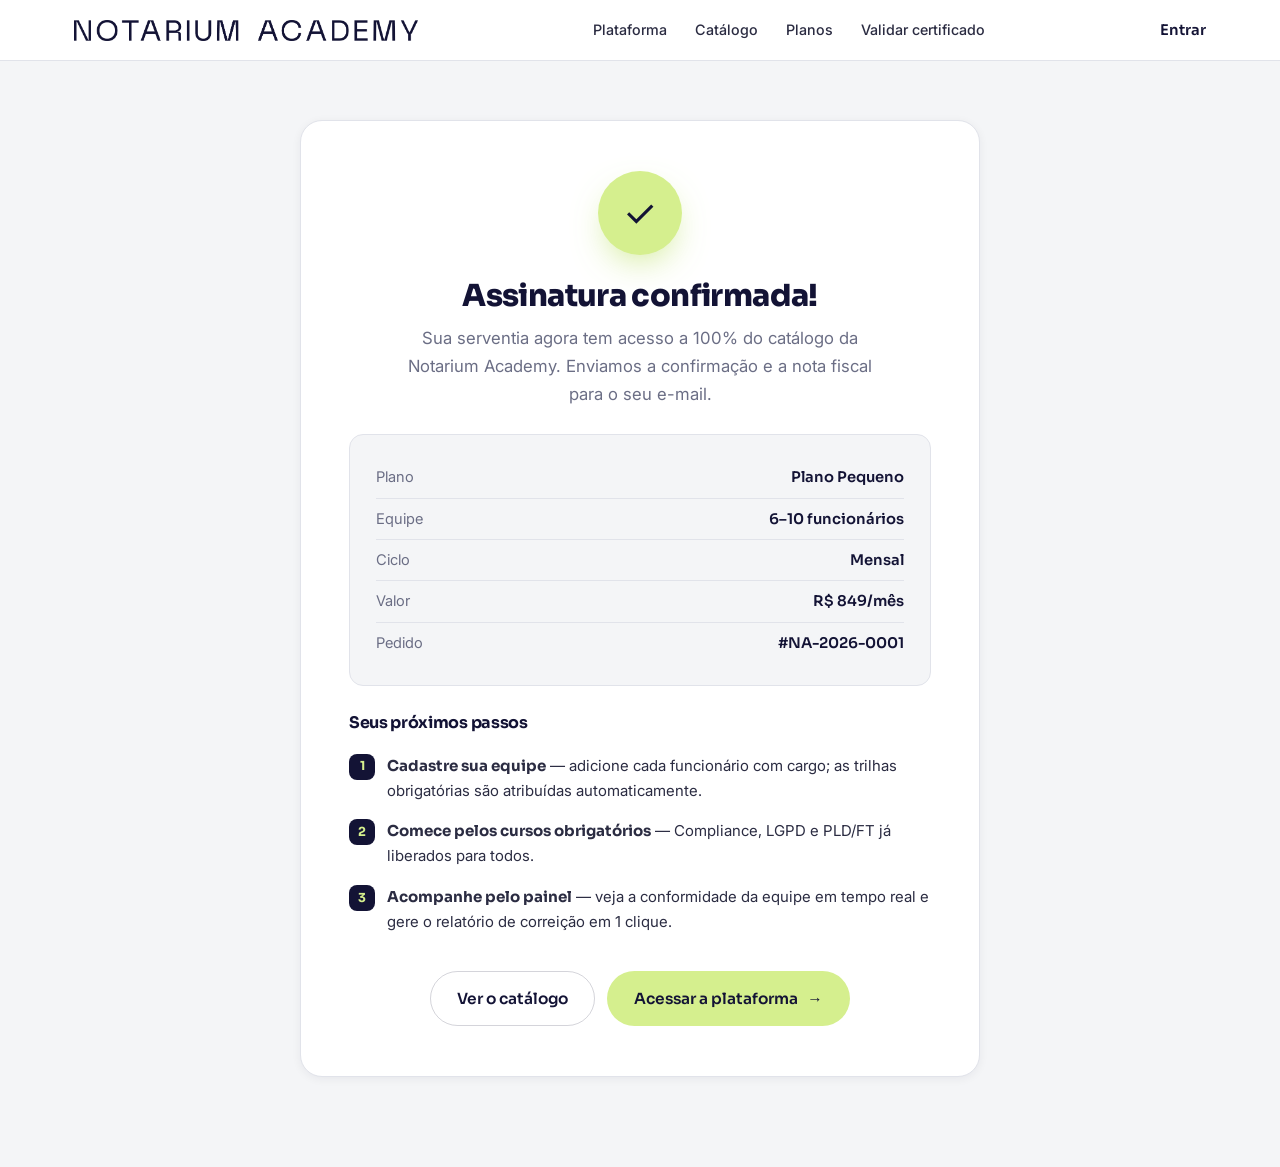
<file: assinatura-confirmada.html>
<!DOCTYPE html>
<html lang="pt-BR">
<head>
<meta charset="UTF-8">
<meta name="viewport" content="width=device-width, initial-scale=1.0">
<meta name="robots" content="noindex, nofollow">
<title>Assinatura confirmada — Notarium Academy</title>
<link rel="icon" type="image/png" href="assets/brand/symbol-navy.png">
<link rel="stylesheet" href="assets/css/style.css">
</head>
<body>

<header class="site-header solid">
  <div class="wrap nav">
    <a href="index.html" aria-label="Notarium Academy">
      <img src="assets/brand/logo-white.png" alt="Notarium Academy" class="logo light">
      <img src="assets/brand/logo-navy.png"  alt="Notarium Academy" class="logo dark">
    </a>
    <nav class="nav-links" id="navLinks">
      <a href="index.html#solucao">Plataforma</a>
      <a href="catalogo.html">Catálogo</a>
      <a href="index.html#planos">Planos</a>
      <a href="validar.html">Validar certificado</a>
    </nav>
    <div class="nav-actions">
      <a href="https://notariumacademy.com.br/login" class="nav-login">Entrar</a>
    </div>
  </div>
</header>

<section class="success">
  <div class="wrap">
    <div class="success-card">
      <div class="success-check">✓</div>
      <h1>Assinatura confirmada!</h1>
      <p class="s-sub">Sua serventia agora tem acesso a 100% do catálogo da Notarium Academy. Enviamos a confirmação e a nota fiscal para o seu e-mail.</p>

      <div class="s-receipt">
        <div class="sr-row"><span class="k">Plano</span><span class="v" id="rPlan">Plano Pequeno</span></div>
        <div class="sr-row"><span class="k">Equipe</span><span class="v" id="rSeats">6–10 funcionários</span></div>
        <div class="sr-row"><span class="k">Ciclo</span><span class="v" id="rCycle">Mensal</span></div>
        <div class="sr-row"><span class="k">Valor</span><span class="v" id="rTotal">R$ 849/mês</span></div>
        <div class="sr-row"><span class="k">Pedido</span><span class="v">#NA-2026-0001</span></div>
      </div>

      <div class="s-next">
        <h4>Seus próximos passos</h4>
        <ul>
          <li><span class="n">1</span><div><b style="font-family:'Sora'">Cadastre sua equipe</b> — adicione cada funcionário com cargo; as trilhas obrigatórias são atribuídas automaticamente.</div></li>
          <li><span class="n">2</span><div><b style="font-family:'Sora'">Comece pelos cursos obrigatórios</b> — Compliance, LGPD e PLD/FT já liberados para todos.</div></li>
          <li><span class="n">3</span><div><b style="font-family:'Sora'">Acompanhe pelo painel</b> — veja a conformidade da equipe em tempo real e gere o relatório de correição em 1 clique.</div></li>
        </ul>
      </div>

      <div class="s-cta">
        <a href="catalogo.html" class="btn btn-ghost">Ver o catálogo</a>
        <a href="https://notariumacademy.com.br" class="btn btn-lime">Acessar a plataforma <span class="arrow">→</span></a>
      </div>
    </div>
  </div>
</section>

<script>
// preenche o recibo com o pedido vindo do checkout
try{
  const o=JSON.parse(sessionStorage.getItem('nt_order')||'{}');
  if(o.plan){
    document.getElementById('rPlan').textContent=o.plan+(o.founder?' · Sócio Fundador':'');
    document.getElementById('rSeats').textContent=(o.seats||'').split(' · ')[0];
    document.getElementById('rCycle').textContent=o.cycle==='anual'?'Anual':'Mensal';
    document.getElementById('rTotal').textContent=(o.total!=null?('R$ '+o.total.toLocaleString('pt-BR')):'')+(o.unit||'');
  }
}catch(e){}
</script>
</body>
</html>
</file>
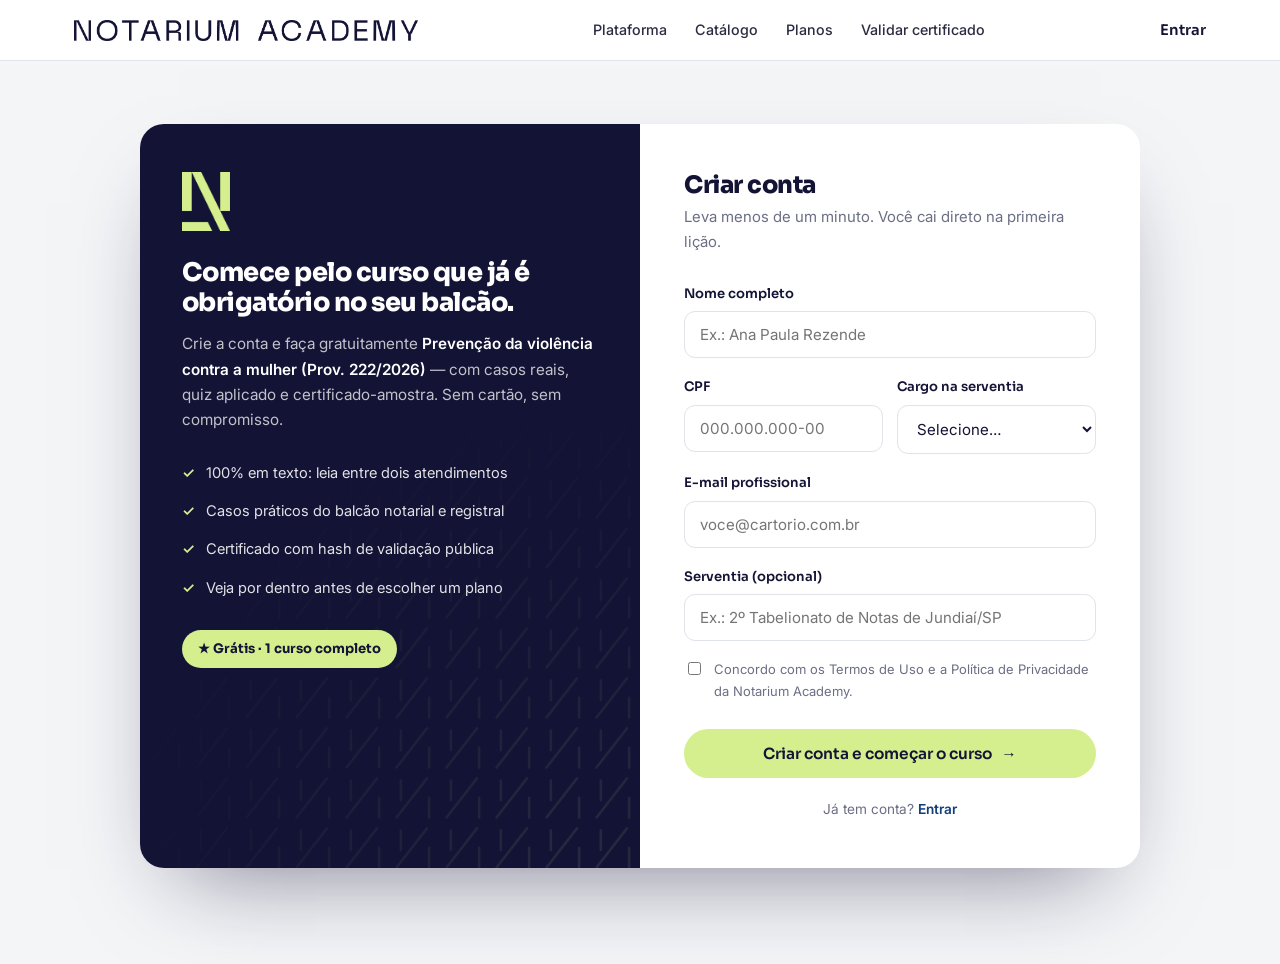
<file: cadastro.html>
<!DOCTYPE html>
<html lang="pt-BR">
<head>
<meta charset="UTF-8">
<meta name="viewport" content="width=device-width, initial-scale=1.0">
<meta name="robots" content="noindex, nofollow">
<title>Testar grátis — Notarium Academy</title>
<meta name="description" content="Crie sua conta e faça gratuitamente o curso LGPD na Prática do Balcão, com certificado-amostra. Sem cartão de crédito.">
<link rel="icon" type="image/png" href="assets/brand/symbol-navy.png">
<link rel="stylesheet" href="assets/css/style.css">
</head>
<body>

<header class="site-header solid">
  <div class="wrap nav">
    <a href="index.html" aria-label="Notarium Academy">
      <img src="assets/brand/logo-white.png" alt="Notarium Academy" class="logo light">
      <img src="assets/brand/logo-navy.png"  alt="Notarium Academy" class="logo dark">
    </a>
    <nav class="nav-links" id="navLinks">
      <a href="index.html#solucao">Plataforma</a>
      <a href="catalogo.html">Catálogo</a>
      <a href="index.html#planos">Planos</a>
      <a href="validar.html">Validar certificado</a>
    </nav>
    <div class="nav-actions">
      <a href="https://notariumacademy.com.br/login" class="nav-login">Entrar</a>
      <button class="menu-toggle" id="menuToggle" aria-label="Menu"><span></span><span></span><span></span></button>
    </div>
  </div>
</header>

<section class="auth">
  <div class="wrap">
    <div class="auth-grid">
      <!-- Painel da marca -->
      <aside class="auth-aside">
        <img src="assets/brand/symbol-lime.png" alt="" class="sym">
        <h2>Comece pelo curso que já é obrigatório no seu balcão.</h2>
        <p>Crie a conta e faça gratuitamente <strong style="color:#fff">Prevenção da violência contra a mulher (Prov. 222/2026)</strong> — com casos reais, quiz aplicado e certificado-amostra. Sem cartão, sem compromisso.</p>
        <ul class="feat-list">
          <li><span class="ic">✓</span> 100% em texto: leia entre dois atendimentos</li>
          <li><span class="ic">✓</span> Casos práticos do balcão notarial e registral</li>
          <li><span class="ic">✓</span> Certificado com hash de validação pública</li>
          <li><span class="ic">✓</span> Veja por dentro antes de escolher um plano</li>
        </ul>
        <span class="free-tag">★ Grátis · 1 curso completo</span>
      </aside>

      <!-- Formulário -->
      <div class="auth-form">
        <h3>Criar conta</h3>
        <p class="sub">Leva menos de um minuto. Você cai direto na primeira lição.</p>
        <form id="signup" novalidate>
          <div class="field">
            <label for="nome">Nome completo</label>
            <input id="nome" name="nome" type="text" placeholder="Ex.: Ana Paula Rezende" autocomplete="name" required>
          </div>
          <div class="field-row">
            <div class="field">
              <label for="cpf">CPF</label>
              <input id="cpf" name="cpf" type="text" inputmode="numeric" placeholder="000.000.000-00" required>
            </div>
            <div class="field">
              <label for="cargo">Cargo na serventia</label>
              <select id="cargo" name="cargo" required>
                <option value="">Selecione…</option>
                <option>Tabelião / Registrador (Titular)</option>
                <option>Escrevente Notarial</option>
                <option>Escrevente RCPN</option>
                <option>Escriturário / Atendente</option>
                <option>Estagiário</option>
                <option>Terceirizado</option>
              </select>
            </div>
          </div>
          <div class="field">
            <label for="email">E-mail profissional</label>
            <input id="email" name="email" type="email" placeholder="voce@cartorio.com.br" autocomplete="email" required>
          </div>
          <div class="field">
            <label for="serventia">Serventia (opcional)</label>
            <input id="serventia" name="serventia" type="text" placeholder="Ex.: 2º Tabelionato de Notas de Jundiaí/SP">
          </div>
          <label class="consent">
            <input type="checkbox" required>
            <span>Concordo com os Termos de Uso e a Política de Privacidade da Notarium Academy.</span>
          </label>
          <button type="submit" class="btn btn-lime">Criar conta e começar o curso <span class="arrow">→</span></button>
        </form>
        <p class="auth-foot">Já tem conta? <a href="https://notariumacademy.com.br/login">Entrar</a></p>
      </div>
    </div>
  </div>
</section>

<script>
document.getElementById('menuToggle')?.addEventListener('click',()=>document.body.classList.toggle('nav-mobile-open'));
// Mock: ao enviar, leva para a primeira lição do curso grátis
document.getElementById('signup').addEventListener('submit',function(e){
  e.preventDefault();
  if(!this.checkValidity()){this.reportValidity();return;}
  window.location.href='curso.html';
});
</script>
</body>
</html>
</file>
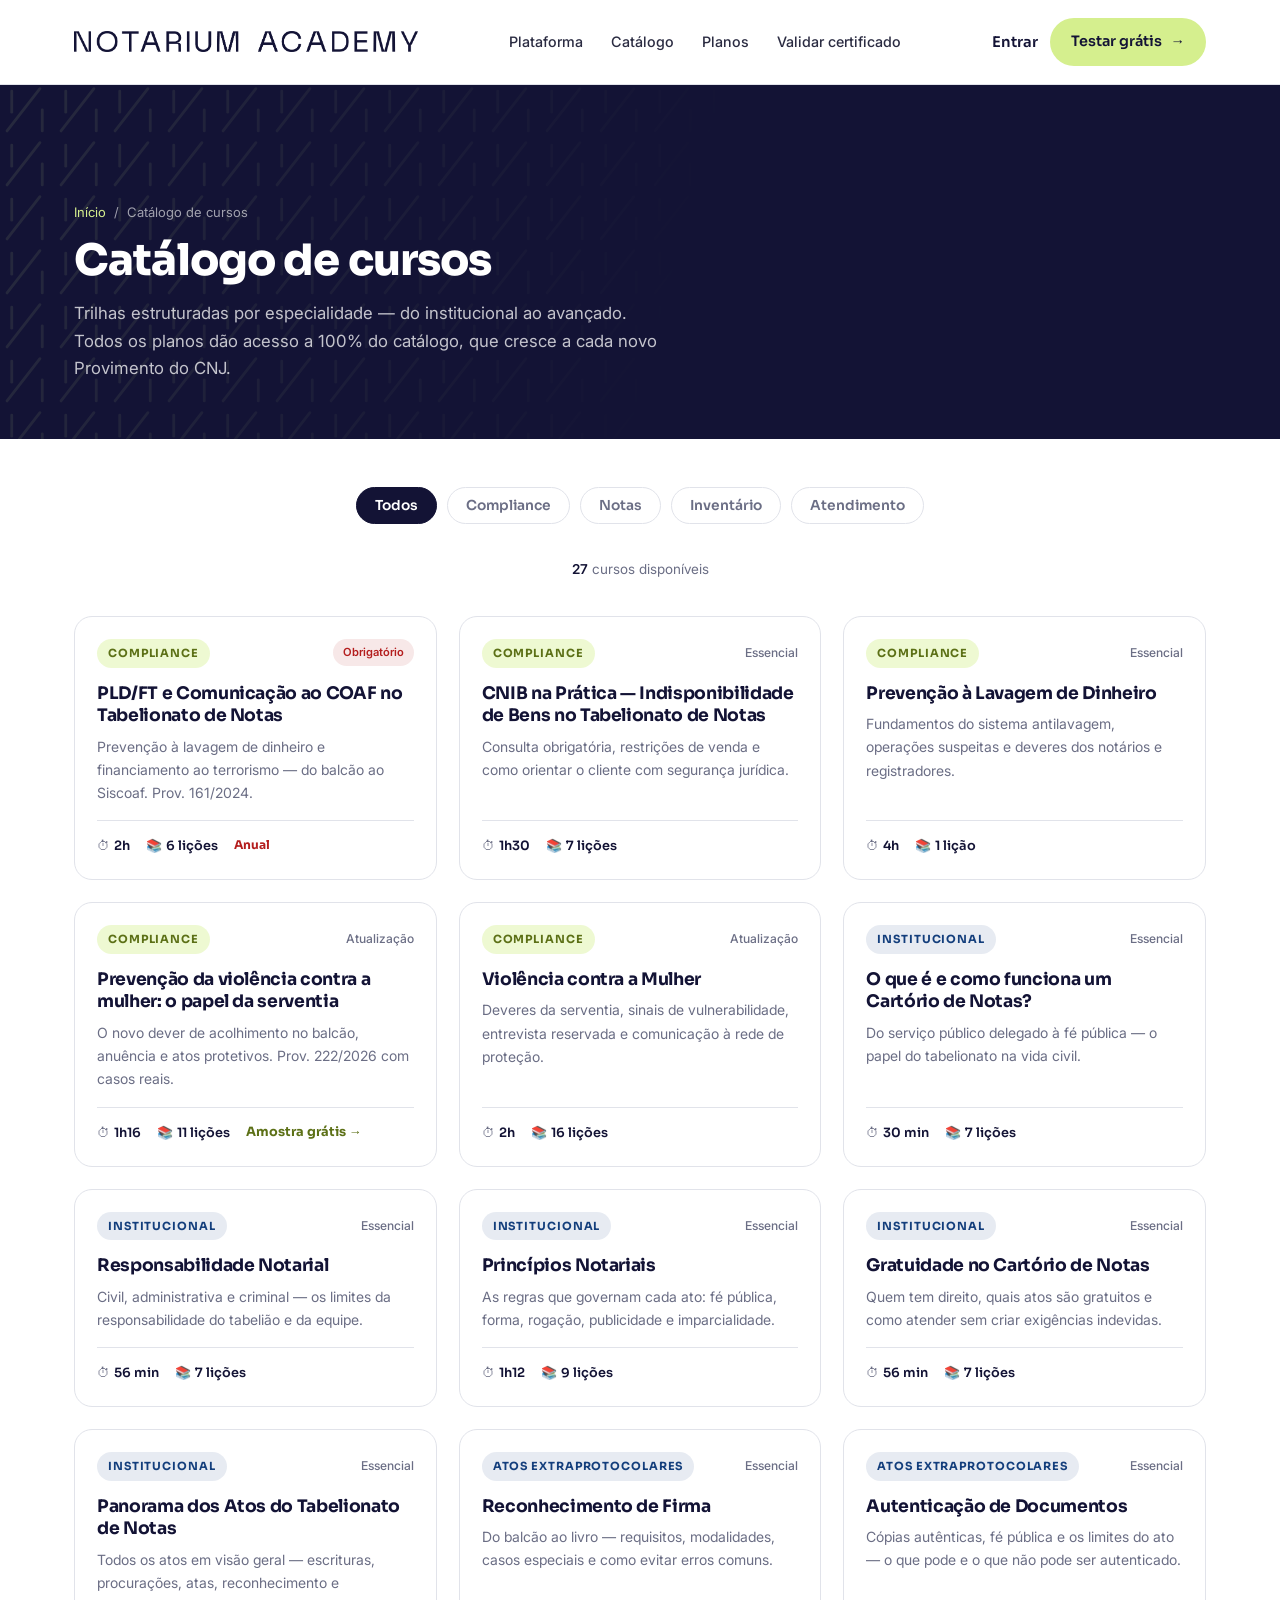
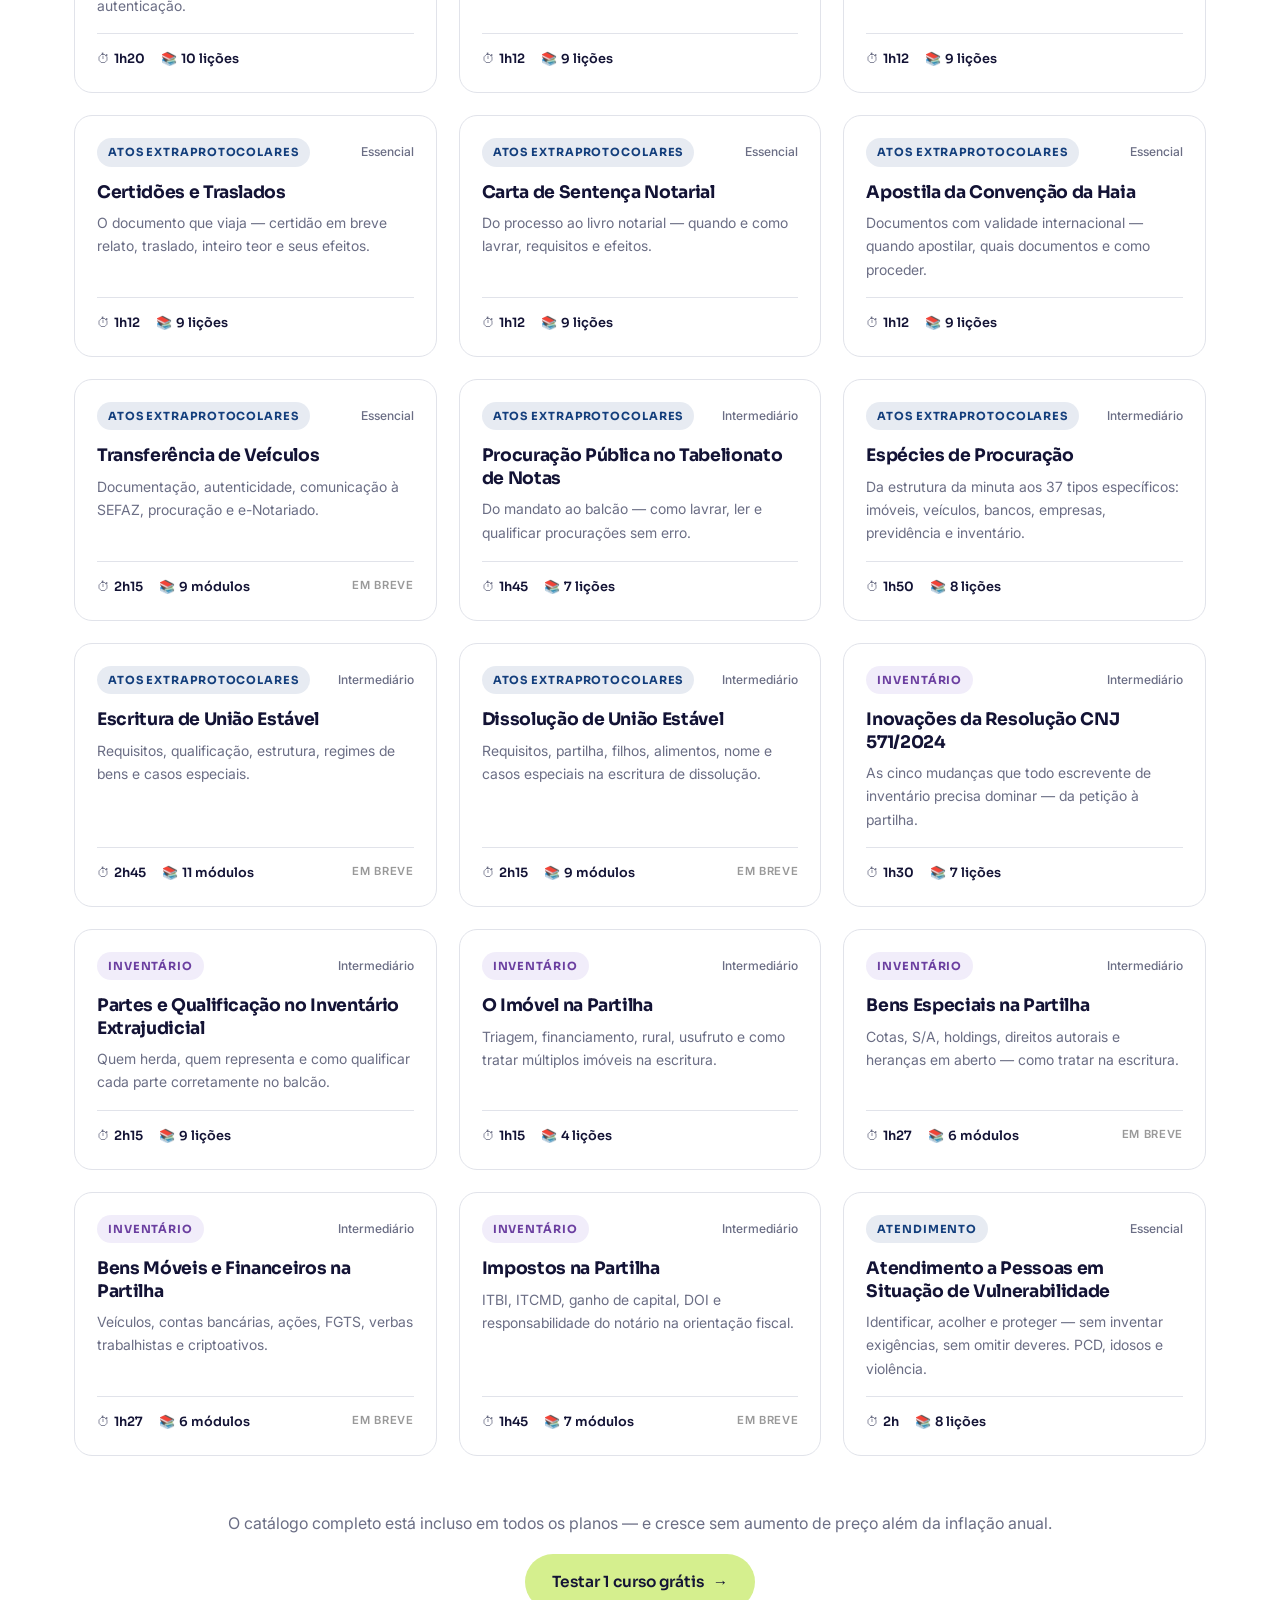
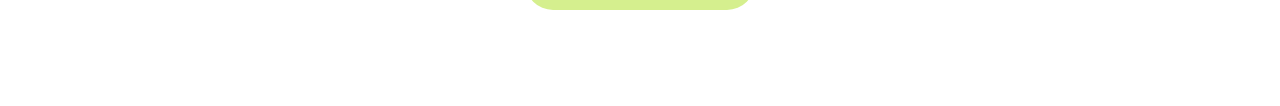
<file: catalogo.html>
<!DOCTYPE html>
<html lang="pt-BR">
<head>
<meta charset="UTF-8">
<meta name="viewport" content="width=device-width, initial-scale=1.0">
<meta name="robots" content="noindex, nofollow">
<title>Catálogo de cursos — Notarium Academy</title>
<meta name="description" content="Trilhas de capacitação por cargo e especialidade: Compliance, Atos Notariais, Inventário Extrajudicial e mais. Todos os planos dão acesso a 100% do catálogo.">
<link rel="icon" type="image/png" href="assets/brand/symbol-navy.png">
<link rel="stylesheet" href="assets/css/style.css">
<style>
.count-bar{text-align:center;margin:0 0 36px;font-size:.85rem;color:var(--muted)}
.count-bar strong{color:var(--ink);font-weight:700}
.cc-em-breve{font-size:.7rem;font-weight:600;color:#999;letter-spacing:.06em;text-transform:uppercase;margin-left:auto}
</style>
</head>
<body>

<header class="site-header solid">
  <div class="wrap nav">
    <a href="index.html" aria-label="Notarium Academy">
      <img src="assets/brand/logo-white.png" alt="Notarium Academy" class="logo light">
      <img src="assets/brand/logo-navy.png"  alt="Notarium Academy" class="logo dark">
    </a>
    <nav class="nav-links" id="navLinks">
      <a href="index.html#solucao">Plataforma</a>
      <a href="catalogo.html">Catálogo</a>
      <a href="index.html#planos">Planos</a>
      <a href="validar.html">Validar certificado</a>
    </nav>
    <div class="nav-actions">
      <a href="https://notariumacademy.com.br/login" class="nav-login">Entrar</a>
      <a href="https://notariumacademy.com.br/checkout" class="btn btn-lime">Testar grátis <span class="arrow">→</span></a>
      <button class="menu-toggle" id="menuToggle" aria-label="Menu"><span></span><span></span><span></span></button>
    </div>
  </div>
</header>

<div class="page-top">
  <div class="wrap">
    <div class="breadcrumb"><a href="index.html">Início</a> <span>/</span> Catálogo de cursos</div>
    <h1>Catálogo de cursos</h1>
    <p>Trilhas estruturadas por especialidade — do institucional ao avançado. Todos os planos dão acesso a 100% do catálogo, que cresce a cada novo Provimento do CNJ.</p>
  </div>
</div>

<section class="catalog">
  <div class="wrap">

    <!-- Filtros -->
    <div class="cat-filters" id="filters">
      <button class="chip active" data-f="all">Todos</button>
      <button class="chip" data-f="compliance">Compliance</button>
      <button class="chip" data-f="notas">Notas</button>
      <button class="chip" data-f="inventario">Inventário</button>
      <button class="chip" data-f="atendimento">Atendimento</button>
    </div>

    <p class="count-bar"><strong id="countVisible">27</strong> cursos disponíveis</p>

    <div class="course-grid" id="grid">

      <!-- ══ COMPLIANCE ══════════════════════════════════════ -->

      <article class="cc" data-cat="compliance">
        <div class="cc-top"><span class="trilha compliance">Compliance</span><span class="nivel obrig">Obrigatório</span></div>
        <div class="cc-body">
          <h3>PLD/FT e Comunicação ao COAF no Tabelionato de Notas</h3>
          <p>Prevenção à lavagem de dinheiro e financiamento ao terrorismo — do balcão ao Siscoaf. Prov. 161/2024.</p>
          <div class="cc-meta"><span>⏱ <b>2h</b></span><span>📚 <b>6 lições</b></span><span class="obrig-tag">Anual</span></div>
        </div>
      </article>

      <article class="cc" data-cat="compliance">
        <div class="cc-top"><span class="trilha compliance">Compliance</span><span class="nivel">Essencial</span></div>
        <div class="cc-body">
          <h3>CNIB na Prática — Indisponibilidade de Bens no Tabelionato de Notas</h3>
          <p>Consulta obrigatória, restrições de venda e como orientar o cliente com segurança jurídica.</p>
          <div class="cc-meta"><span>⏱ <b>1h30</b></span><span>📚 <b>7 lições</b></span></div>
        </div>
      </article>

      <article class="cc" data-cat="compliance">
        <div class="cc-top"><span class="trilha compliance">Compliance</span><span class="nivel">Essencial</span></div>
        <div class="cc-body">
          <h3>Prevenção à Lavagem de Dinheiro</h3>
          <p>Fundamentos do sistema antilavagem, operações suspeitas e deveres dos notários e registradores.</p>
          <div class="cc-meta"><span>⏱ <b>4h</b></span><span>📚 <b>1 lição</b></span></div>
        </div>
      </article>

      <a href="curso.html" class="cc" data-cat="compliance">
        <div class="cc-top"><span class="trilha compliance">Compliance</span><span class="nivel">Atualização</span></div>
        <div class="cc-body">
          <h3>Prevenção da violência contra a mulher: o papel da serventia</h3>
          <p>O novo dever de acolhimento no balcão, anuência e atos protetivos. Prov. 222/2026 com casos reais.</p>
          <div class="cc-meta"><span>⏱ <b>1h16</b></span><span>📚 <b>11 lições</b></span><span class="free">Amostra grátis →</span></div>
        </div>
      </a>

      <article class="cc" data-cat="compliance">
        <div class="cc-top"><span class="trilha compliance">Compliance</span><span class="nivel">Atualização</span></div>
        <div class="cc-body">
          <h3>Violência contra a Mulher</h3>
          <p>Deveres da serventia, sinais de vulnerabilidade, entrevista reservada e comunicação à rede de proteção.</p>
          <div class="cc-meta"><span>⏱ <b>2h</b></span><span>📚 <b>16 lições</b></span></div>
        </div>
      </article>

      <!-- ══ NOTAS — Institucional ═══════════════════════════ -->

      <article class="cc" data-cat="notas">
        <div class="cc-top"><span class="trilha">Institucional</span><span class="nivel">Essencial</span></div>
        <div class="cc-body">
          <h3>O que é e como funciona um Cartório de Notas?</h3>
          <p>Do serviço público delegado à fé pública — o papel do tabelionato na vida civil.</p>
          <div class="cc-meta"><span>⏱ <b>30 min</b></span><span>📚 <b>7 lições</b></span></div>
        </div>
      </article>

      <article class="cc" data-cat="notas">
        <div class="cc-top"><span class="trilha">Institucional</span><span class="nivel">Essencial</span></div>
        <div class="cc-body">
          <h3>Responsabilidade Notarial</h3>
          <p>Civil, administrativa e criminal — os limites da responsabilidade do tabelião e da equipe.</p>
          <div class="cc-meta"><span>⏱ <b>56 min</b></span><span>📚 <b>7 lições</b></span></div>
        </div>
      </article>

      <article class="cc" data-cat="notas">
        <div class="cc-top"><span class="trilha">Institucional</span><span class="nivel">Essencial</span></div>
        <div class="cc-body">
          <h3>Princípios Notariais</h3>
          <p>As regras que governam cada ato: fé pública, forma, rogação, publicidade e imparcialidade.</p>
          <div class="cc-meta"><span>⏱ <b>1h12</b></span><span>📚 <b>9 lições</b></span></div>
        </div>
      </article>

      <article class="cc" data-cat="notas">
        <div class="cc-top"><span class="trilha">Institucional</span><span class="nivel">Essencial</span></div>
        <div class="cc-body">
          <h3>Gratuidade no Cartório de Notas</h3>
          <p>Quem tem direito, quais atos são gratuitos e como atender sem criar exigências indevidas.</p>
          <div class="cc-meta"><span>⏱ <b>56 min</b></span><span>📚 <b>7 lições</b></span></div>
        </div>
      </article>

      <article class="cc" data-cat="notas">
        <div class="cc-top"><span class="trilha">Institucional</span><span class="nivel">Essencial</span></div>
        <div class="cc-body">
          <h3>Panorama dos Atos do Tabelionato de Notas</h3>
          <p>Todos os atos em visão geral — escrituras, procurações, atas, reconhecimento e autenticação.</p>
          <div class="cc-meta"><span>⏱ <b>1h20</b></span><span>📚 <b>10 lições</b></span></div>
        </div>
      </article>

      <!-- ══ NOTAS — Atos Extraprotocolares ════════════════════ -->

      <article class="cc" data-cat="notas">
        <div class="cc-top"><span class="trilha">Atos Extraprotocolares</span><span class="nivel">Essencial</span></div>
        <div class="cc-body">
          <h3>Reconhecimento de Firma</h3>
          <p>Do balcão ao livro — requisitos, modalidades, casos especiais e como evitar erros comuns.</p>
          <div class="cc-meta"><span>⏱ <b>1h12</b></span><span>📚 <b>9 lições</b></span></div>
        </div>
      </article>

      <article class="cc" data-cat="notas">
        <div class="cc-top"><span class="trilha">Atos Extraprotocolares</span><span class="nivel">Essencial</span></div>
        <div class="cc-body">
          <h3>Autenticação de Documentos</h3>
          <p>Cópias autênticas, fé pública e os limites do ato — o que pode e o que não pode ser autenticado.</p>
          <div class="cc-meta"><span>⏱ <b>1h12</b></span><span>📚 <b>9 lições</b></span></div>
        </div>
      </article>

      <article class="cc" data-cat="notas">
        <div class="cc-top"><span class="trilha">Atos Extraprotocolares</span><span class="nivel">Essencial</span></div>
        <div class="cc-body">
          <h3>Certidões e Traslados</h3>
          <p>O documento que viaja — certidão em breve relato, traslado, inteiro teor e seus efeitos.</p>
          <div class="cc-meta"><span>⏱ <b>1h12</b></span><span>📚 <b>9 lições</b></span></div>
        </div>
      </article>

      <article class="cc" data-cat="notas">
        <div class="cc-top"><span class="trilha">Atos Extraprotocolares</span><span class="nivel">Essencial</span></div>
        <div class="cc-body">
          <h3>Carta de Sentença Notarial</h3>
          <p>Do processo ao livro notarial — quando e como lavrar, requisitos e efeitos.</p>
          <div class="cc-meta"><span>⏱ <b>1h12</b></span><span>📚 <b>9 lições</b></span></div>
        </div>
      </article>

      <article class="cc" data-cat="notas">
        <div class="cc-top"><span class="trilha">Atos Extraprotocolares</span><span class="nivel">Essencial</span></div>
        <div class="cc-body">
          <h3>Apostila da Convenção da Haia</h3>
          <p>Documentos com validade internacional — quando apostilar, quais documentos e como proceder.</p>
          <div class="cc-meta"><span>⏱ <b>1h12</b></span><span>📚 <b>9 lições</b></span></div>
        </div>
      </article>

      <article class="cc" data-cat="notas">
        <div class="cc-top"><span class="trilha">Atos Extraprotocolares</span><span class="nivel">Essencial</span></div>
        <div class="cc-body">
          <h3>Transferência de Veículos</h3>
          <p>Documentação, autenticidade, comunicação à SEFAZ, procuração e e-Notariado.</p>
          <div class="cc-meta"><span>⏱ <b>2h15</b></span><span>📚 <b>9 módulos</b></span><span class="cc-em-breve">Em breve</span></div>
        </div>
      </article>

      <article class="cc" data-cat="notas">
        <div class="cc-top"><span class="trilha">Atos Extraprotocolares</span><span class="nivel">Intermediário</span></div>
        <div class="cc-body">
          <h3>Procuração Pública no Tabelionato de Notas</h3>
          <p>Do mandato ao balcão — como lavrar, ler e qualificar procurações sem erro.</p>
          <div class="cc-meta"><span>⏱ <b>1h45</b></span><span>📚 <b>7 lições</b></span></div>
        </div>
      </article>

      <article class="cc" data-cat="notas">
        <div class="cc-top"><span class="trilha">Atos Extraprotocolares</span><span class="nivel">Intermediário</span></div>
        <div class="cc-body">
          <h3>Espécies de Procuração</h3>
          <p>Da estrutura da minuta aos 37 tipos específicos: imóveis, veículos, bancos, empresas, previdência e inventário.</p>
          <div class="cc-meta"><span>⏱ <b>1h50</b></span><span>📚 <b>8 lições</b></span></div>
        </div>
      </article>

      <article class="cc" data-cat="notas">
        <div class="cc-top"><span class="trilha">Atos Extraprotocolares</span><span class="nivel">Intermediário</span></div>
        <div class="cc-body">
          <h3>Escritura de União Estável</h3>
          <p>Requisitos, qualificação, estrutura, regimes de bens e casos especiais.</p>
          <div class="cc-meta"><span>⏱ <b>2h45</b></span><span>📚 <b>11 módulos</b></span><span class="cc-em-breve">Em breve</span></div>
        </div>
      </article>

      <article class="cc" data-cat="notas">
        <div class="cc-top"><span class="trilha">Atos Extraprotocolares</span><span class="nivel">Intermediário</span></div>
        <div class="cc-body">
          <h3>Dissolução de União Estável</h3>
          <p>Requisitos, partilha, filhos, alimentos, nome e casos especiais na escritura de dissolução.</p>
          <div class="cc-meta"><span>⏱ <b>2h15</b></span><span>📚 <b>9 módulos</b></span><span class="cc-em-breve">Em breve</span></div>
        </div>
      </article>

      <!-- ══ INVENTÁRIO ══════════════════════════════════════ -->

      <article class="cc" data-cat="inventario">
        <div class="cc-top"><span class="trilha inventario">Inventário</span><span class="nivel">Intermediário</span></div>
        <div class="cc-body">
          <h3>Inovações da Resolução CNJ 571/2024</h3>
          <p>As cinco mudanças que todo escrevente de inventário precisa dominar — da petição à partilha.</p>
          <div class="cc-meta"><span>⏱ <b>1h30</b></span><span>📚 <b>7 lições</b></span></div>
        </div>
      </article>

      <article class="cc" data-cat="inventario">
        <div class="cc-top"><span class="trilha inventario">Inventário</span><span class="nivel">Intermediário</span></div>
        <div class="cc-body">
          <h3>Partes e Qualificação no Inventário Extrajudicial</h3>
          <p>Quem herda, quem representa e como qualificar cada parte corretamente no balcão.</p>
          <div class="cc-meta"><span>⏱ <b>2h15</b></span><span>📚 <b>9 lições</b></span></div>
        </div>
      </article>

      <article class="cc" data-cat="inventario">
        <div class="cc-top"><span class="trilha inventario">Inventário</span><span class="nivel">Intermediário</span></div>
        <div class="cc-body">
          <h3>O Imóvel na Partilha</h3>
          <p>Triagem, financiamento, rural, usufruto e como tratar múltiplos imóveis na escritura.</p>
          <div class="cc-meta"><span>⏱ <b>1h15</b></span><span>📚 <b>4 lições</b></span></div>
        </div>
      </article>

      <article class="cc" data-cat="inventario">
        <div class="cc-top"><span class="trilha inventario">Inventário</span><span class="nivel">Intermediário</span></div>
        <div class="cc-body">
          <h3>Bens Especiais na Partilha</h3>
          <p>Cotas, S/A, holdings, direitos autorais e heranças em aberto — como tratar na escritura.</p>
          <div class="cc-meta"><span>⏱ <b>1h27</b></span><span>📚 <b>6 módulos</b></span><span class="cc-em-breve">Em breve</span></div>
        </div>
      </article>

      <article class="cc" data-cat="inventario">
        <div class="cc-top"><span class="trilha inventario">Inventário</span><span class="nivel">Intermediário</span></div>
        <div class="cc-body">
          <h3>Bens Móveis e Financeiros na Partilha</h3>
          <p>Veículos, contas bancárias, ações, FGTS, verbas trabalhistas e criptoativos.</p>
          <div class="cc-meta"><span>⏱ <b>1h27</b></span><span>📚 <b>6 módulos</b></span><span class="cc-em-breve">Em breve</span></div>
        </div>
      </article>

      <article class="cc" data-cat="inventario">
        <div class="cc-top"><span class="trilha inventario">Inventário</span><span class="nivel">Intermediário</span></div>
        <div class="cc-body">
          <h3>Impostos na Partilha</h3>
          <p>ITBI, ITCMD, ganho de capital, DOI e responsabilidade do notário na orientação fiscal.</p>
          <div class="cc-meta"><span>⏱ <b>1h45</b></span><span>📚 <b>7 módulos</b></span><span class="cc-em-breve">Em breve</span></div>
        </div>
      </article>

      <!-- ══ ATENDIMENTO ═════════════════════════════════════ -->

      <article class="cc" data-cat="atendimento">
        <div class="cc-top"><span class="trilha">Atendimento</span><span class="nivel">Essencial</span></div>
        <div class="cc-body">
          <h3>Atendimento a Pessoas em Situação de Vulnerabilidade</h3>
          <p>Identificar, acolher e proteger — sem inventar exigências, sem omitir deveres. PCD, idosos e violência.</p>
          <div class="cc-meta"><span>⏱ <b>2h</b></span><span>📚 <b>8 lições</b></span></div>
        </div>
      </article>

    </div><!-- /course-grid -->

    <!-- CTA -->
    <div class="center" style="margin-top:54px">
      <p style="color:var(--muted);margin-bottom:18px">O catálogo completo está incluso em todos os planos — e cresce sem aumento de preço além da inflação anual.</p>
      <a href="https://notariumacademy.com.br/checkout" class="btn btn-lime">Testar 1 curso grátis <span class="arrow">→</span></a>
    </div>
  </div>
</section>

<script>
document.getElementById('menuToggle')?.addEventListener('click',()=>document.body.classList.toggle('nav-mobile-open'));

const chips = document.querySelectorAll('.chip');
const cards = document.querySelectorAll('.cc');
const countEl = document.getElementById('countVisible');

function filterCards(f) {
  let n = 0;
  cards.forEach(card => {
    const show = f === 'all' || card.dataset.cat === f;
    card.style.display = show ? 'flex' : 'none';
    if (show) n++;
  });
  countEl.textContent = n;
}

chips.forEach(c => c.addEventListener('click', () => {
  chips.forEach(x => x.classList.remove('active'));
  c.classList.add('active');
  filterCards(c.dataset.f);
}));
</script>
</body>
</html>
</file>
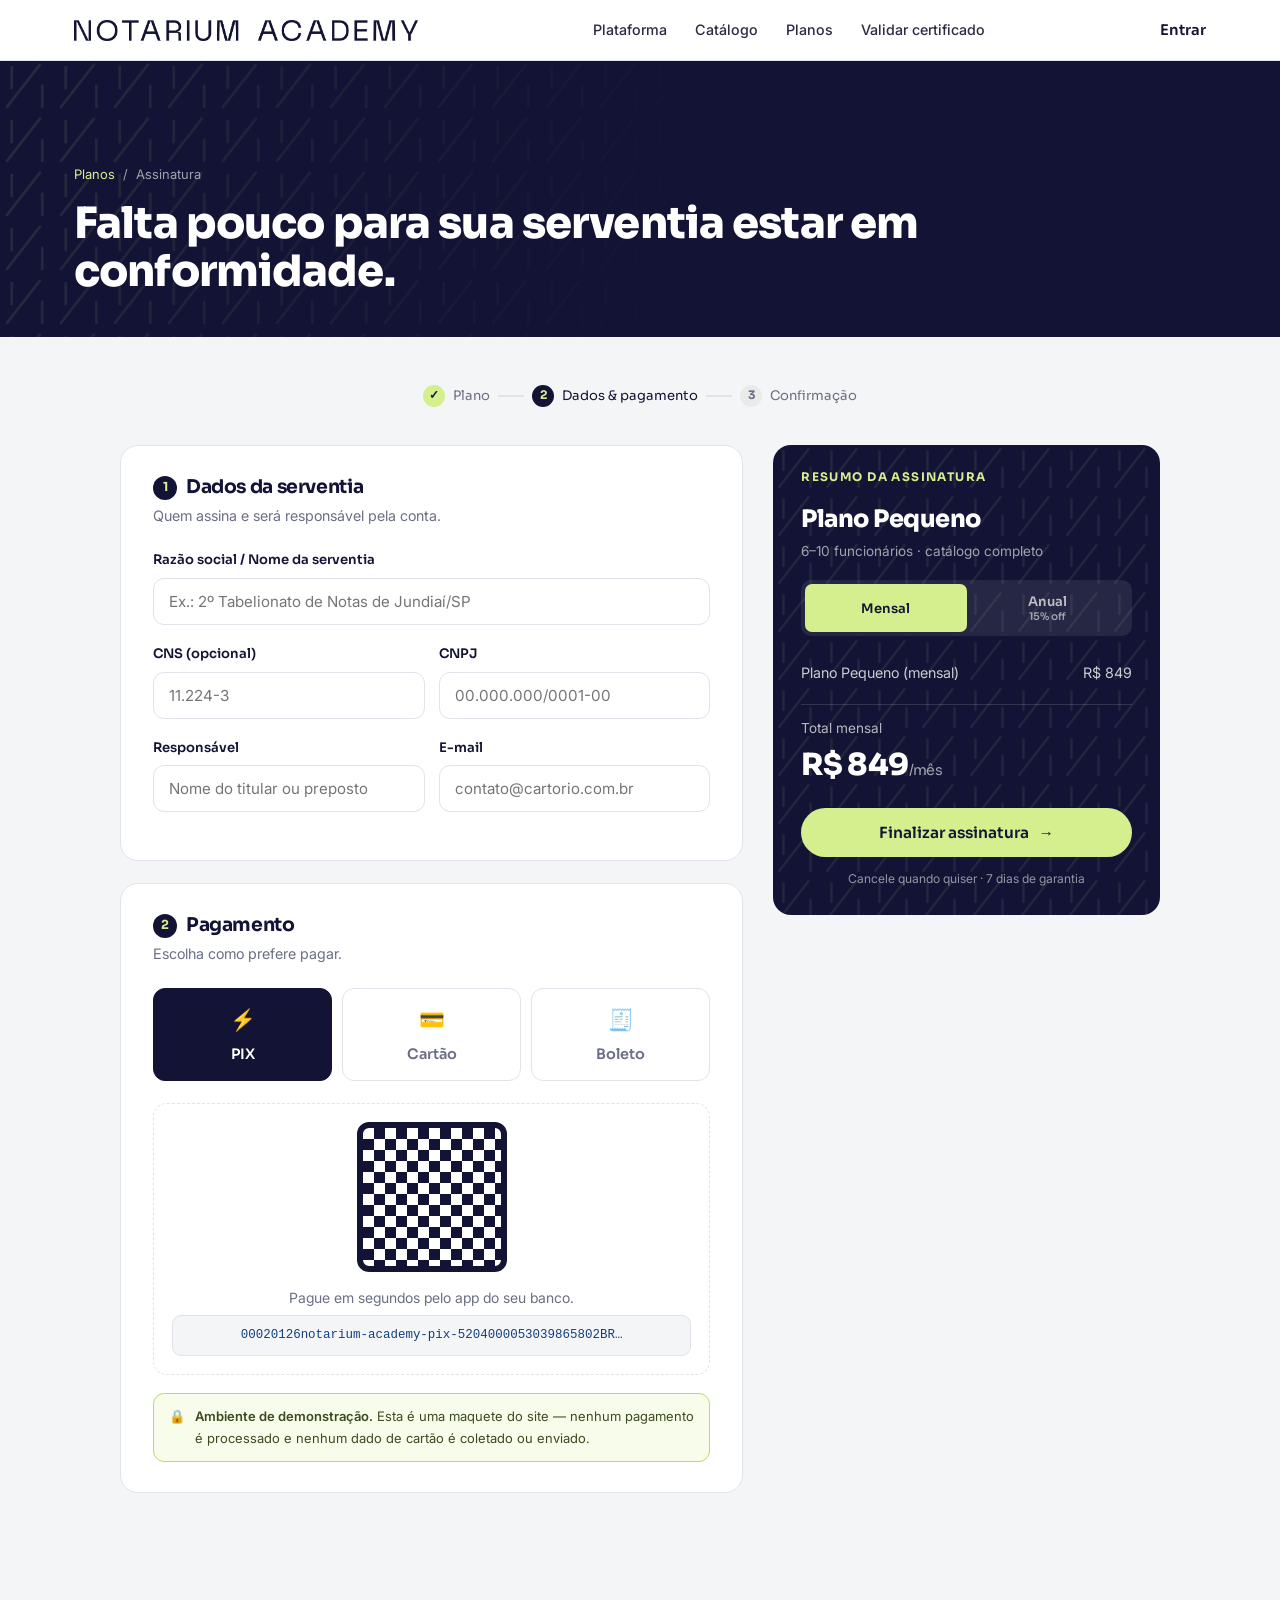
<file: checkout.html>
<!DOCTYPE html>
<html lang="pt-BR">
<head>
<meta charset="UTF-8">
<meta name="viewport" content="width=device-width, initial-scale=1.0">
<meta name="robots" content="noindex, nofollow">
<title>Assinar — Notarium Academy</title>
<link rel="icon" type="image/png" href="assets/brand/symbol-navy.png">
<link rel="stylesheet" href="assets/css/style.css">
</head>
<body>

<header class="site-header solid">
  <div class="wrap nav">
    <a href="index.html" aria-label="Notarium Academy">
      <img src="assets/brand/logo-white.png" alt="Notarium Academy" class="logo light">
      <img src="assets/brand/logo-navy.png"  alt="Notarium Academy" class="logo dark">
    </a>
    <nav class="nav-links" id="navLinks">
      <a href="index.html#solucao">Plataforma</a>
      <a href="catalogo.html">Catálogo</a>
      <a href="index.html#planos">Planos</a>
      <a href="validar.html">Validar certificado</a>
    </nav>
    <div class="nav-actions">
      <a href="https://notariumacademy.com.br/login" class="nav-login">Entrar</a>
      <button class="menu-toggle" id="menuToggle" aria-label="Menu"><span></span><span></span><span></span></button>
    </div>
  </div>
</header>

<div class="page-top" style="padding:104px 0 40px">
  <div class="wrap">
    <div class="breadcrumb"><a href="index.html#planos">Planos</a> <span>/</span> Assinatura</div>
    <h1>Falta pouco para sua serventia estar em conformidade.</h1>
  </div>
</div>

<section class="checkout">
  <div class="wrap">
    <div class="co-steps">
      <span class="s done"><b>✓</b> Plano</span><span class="sep"></span>
      <span class="s on"><b>2</b> Dados &amp; pagamento</span><span class="sep"></span>
      <span class="s"><b>3</b> Confirmação</span>
    </div>

    <div class="checkout-grid">
      <!-- COLUNA: formulário -->
      <div>
        <form id="coForm" novalidate>
          <!-- Dados da serventia -->
          <div class="co-card">
            <h3><span class="ch-num">1</span>Dados da serventia</h3>
            <p class="ch-sub">Quem assina e será responsável pela conta.</p>
            <div class="field">
              <label for="razao">Razão social / Nome da serventia</label>
              <input id="razao" type="text" placeholder="Ex.: 2º Tabelionato de Notas de Jundiaí/SP" required>
            </div>
            <div class="field-row">
              <div class="field"><label for="cns">CNS (opcional)</label><input id="cns" type="text" placeholder="11.224-3"></div>
              <div class="field"><label for="cnpj">CNPJ</label><input id="cnpj" type="text" inputmode="numeric" placeholder="00.000.000/0001-00" required></div>
            </div>
            <div class="field-row">
              <div class="field"><label for="resp">Responsável</label><input id="resp" type="text" placeholder="Nome do titular ou preposto" required></div>
              <div class="field"><label for="email">E-mail</label><input id="email" type="email" placeholder="contato@cartorio.com.br" required></div>
            </div>
          </div>

          <!-- Pagamento -->
          <div class="co-card">
            <h3><span class="ch-num">2</span>Pagamento</h3>
            <p class="ch-sub">Escolha como prefere pagar.</p>
            <div class="pay-tabs">
              <div class="pay-tab active" data-pay="pix"><span class="pi">⚡</span>PIX</div>
              <div class="pay-tab" data-pay="card"><span class="pi">💳</span>Cartão</div>
              <div class="pay-tab" data-pay="boleto"><span class="pi">🧾</span>Boleto</div>
            </div>

            <div class="pay-panel active" data-pay="pix">
              <div class="pix-box">
                <div class="pix-qr"></div>
                <p style="font-size:.88rem;color:var(--muted)">Pague em segundos pelo app do seu banco.</p>
                <div class="pix-code">00020126notarium-academy-pix-5204000053039865802BR…</div>
              </div>
            </div>
            <div class="pay-panel" data-pay="card">
              <div class="field"><label for="ccname">Nome impresso no cartão</label><input id="ccname" type="text" placeholder="Como está no cartão"></div>
              <div class="field"><label for="ccnum">Número do cartão</label><input id="ccnum" type="text" inputmode="numeric" placeholder="•••• •••• •••• ••••">
                <div class="card-brands"><span>VISA</span><span>MASTER</span><span>ELO</span><span>AMEX</span></div></div>
              <div class="field-row">
                <div class="field"><label for="ccval">Validade</label><input id="ccval" type="text" placeholder="MM/AA"></div>
                <div class="field"><label for="cccvv">CVV</label><input id="cccvv" type="text" inputmode="numeric" placeholder="•••"></div>
              </div>
            </div>
            <div class="pay-panel" data-pay="boleto">
              <p style="font-size:.94rem;color:var(--text)">Geramos o boleto após a confirmação. Compensação em até 2 dias úteis; o acesso é liberado assim que o pagamento é identificado.</p>
            </div>

            <div class="demo-note">
              <span>🔒</span>
              <span><strong>Ambiente de demonstração.</strong> Esta é uma maquete do site — nenhum pagamento é processado e nenhum dado de cartão é coletado ou enviado.</span>
            </div>
          </div>
        </form>
      </div>

      <!-- COLUNA: resumo do pedido -->
      <aside>
        <div class="order">
          <h4>Resumo da assinatura</h4>
          <div class="founder-flag" id="founderFlag" style="display:none">★ Programa Sócio Fundador · −40% travado por 24 meses</div>
          <div class="plan-name" id="planName">Plano Pequeno</div>
          <div class="plan-seats" id="planSeats">6–10 funcionários · catálogo completo</div>

          <div class="seg" id="cycle">
            <button data-cycle="mensal" class="on">Mensal</button>
            <button data-cycle="anual">Anual <span class="save">15% off</span></button>
          </div>

          <div class="order-line"><span id="lineLabel">Plano Pequeno (mensal)</span><span id="lineBase">R$ 849</span></div>
          <div class="order-line disc" id="discRow" style="display:none"><span id="discLabel">Desconto</span><span id="discVal">−R$ 0</span></div>
          <div class="order-hr"></div>
          <div class="order-total">
            <div>
              <div class="lbl" id="totalCycleLbl">Total mensal</div>
              <div class="val"><span id="totalVal">R$ 849</span><small id="totalUnit">/mês</small></div>
            </div>
          </div>
          <button type="submit" form="coForm" class="btn btn-lime" id="payBtn">Finalizar assinatura <span class="arrow">→</span></button>
          <p class="guarantee">Cancele quando quiser · 7 dias de garantia</p>
        </div>
      </aside>
    </div>
  </div>
</section>

<script>
document.getElementById('menuToggle')?.addEventListener('click',()=>document.body.classList.toggle('nav-mobile-open'));

// ---- Integração Pagar.me ----
// Preencha quando o backend estiver pronto. Vazio = modo demonstração (sem cobrança).
const PAGARME={
  publicKey:'',  // pk_test_... ou pk_... (pode ficar no cliente)
  fnUrl:'',      // URL da Edge Function: https://<projeto>.supabase.co/functions/v1/pagarme-checkout
};
async function tokenizeCard(){
  const exp=(document.getElementById('ccval').value||'').split('/');
  const card={number:(document.getElementById('ccnum').value||'').replace(/\s/g,''),
    holder_name:document.getElementById('ccname').value||'',
    exp_month:(exp[0]||'').trim(), exp_year:(exp[1]||'').trim(),
    cvv:document.getElementById('cccvv').value||''};
  const r=await fetch(`https://api.pagar.me/core/v5/tokens?appId=${PAGARME.publicKey}`,
    {method:'POST',headers:{'Content-Type':'application/json'},body:JSON.stringify({type:'card',card})});
  const d=await r.json();
  if(!r.ok||!d.id) throw new Error(d?.message||'Não foi possível validar o cartão.');
  return d.id;
}

// ---- Catálogo de planos ----
const PLANS={
  social:{name:'Plano Social (FERC)',seats:'Titular + 1 · com Selo',m:199},
  iniciante:{name:'Plano Iniciante',seats:'1–5 funcionários · catálogo completo',m:499},
  pequeno:{name:'Plano Pequeno',seats:'6–10 funcionários · catálogo completo',m:849},
  medio:{name:'Plano Médio',seats:'11–20 funcionários · catálogo completo',m:1349},
  grande:{name:'Plano Grande',seats:'21–35 funcionários · catálogo completo',m:1999},
  mega:{name:'Plano Mega',seats:'36–60 funcionários · catálogo completo',m:2799},
};
const params=new URLSearchParams(location.search);
let key=params.get('plano'); if(!PLANS[key]) key='pequeno';
let founder=params.get('fundador')==='1'||params.get('plano')==='fundador';
let cycle='mensal';
const P=PLANS[key];
const BRL=n=>'R$ '+n.toLocaleString('pt-BR',{maximumFractionDigits:0});

function render(){
  document.getElementById('planName').textContent=P.name;
  document.getElementById('planSeats').textContent=P.seats;
  document.getElementById('founderFlag').style.display=founder?'flex':'none';
  const annual = cycle==='anual';
  let base = annual ? P.m*12 : P.m;           // preço cheio do ciclo
  let disc = 0, parts=[];
  if(annual){ disc += Math.round(base*0.15); parts.push('15% anual'); }
  if(founder){ disc += Math.round(base*0.40); parts.push('40% fundador'); }
  const total = base - disc;
  document.getElementById('lineLabel').textContent=`${P.name} (${cycle})`;
  document.getElementById('lineBase').textContent=BRL(base);
  const dr=document.getElementById('discRow');
  if(disc>0){dr.style.display='flex';document.getElementById('discLabel').textContent='Desconto ('+parts.join(' + ')+')';document.getElementById('discVal').textContent='−'+BRL(disc);}
  else dr.style.display='none';
  document.getElementById('totalCycleLbl').textContent= annual?'Total anual':'Total mensal';
  document.getElementById('totalVal').textContent=BRL(total);
  document.getElementById('totalUnit').textContent= annual?'/ano':'/mês';
  // guarda p/ a confirmação
  sessionStorage.setItem('nt_order',JSON.stringify({plan:P.name,seats:P.seats,cycle,founder,total,unit:annual?'/ano':'/mês'}));
}
// toggle de ciclo
document.querySelectorAll('#cycle button').forEach(b=>b.addEventListener('click',()=>{
  document.querySelectorAll('#cycle button').forEach(x=>x.classList.remove('on'));
  b.classList.add('on');cycle=b.dataset.cycle;render();
}));
// abas de pagamento
document.querySelectorAll('.pay-tab').forEach(t=>t.addEventListener('click',()=>{
  document.querySelectorAll('.pay-tab').forEach(x=>x.classList.remove('active'));
  document.querySelectorAll('.pay-panel').forEach(x=>x.classList.remove('active'));
  t.classList.add('active');
  document.querySelector('.pay-panel[data-pay="'+t.dataset.pay+'"]').classList.add('active');
}));
// submit -> Pagar.me (ou demonstração)
document.getElementById('coForm').addEventListener('submit',async e=>{
  e.preventDefault();
  if(!e.target.checkValidity()){e.target.reportValidity();return;}
  const btn=document.getElementById('payBtn');
  const method=document.querySelector('.pay-tab.active')?.dataset.pay||'pix';

  // Modo demonstração: sem chaves configuradas, segue para a confirmação (sem cobrar)
  if(!PAGARME.publicKey||!PAGARME.fnUrl){
    window.location.href='assinatura-confirmada.html';return;
  }

  btn.textContent='Processando…';btn.style.pointerEvents='none';
  try{
    let card_token=null;
    if(method==='credit_card'||method==='card') card_token=await tokenizeCard();
    const payload={plan:key,cycle,founder,
      method:(method==='card'?'credit_card':method),
      card_token,
      customer:{
        name:document.getElementById('resp').value,
        email:document.getElementById('email').value,
        document:document.getElementById('cnpj').value,
        type:'company',
      }};
    const r=await fetch(PAGARME.fnUrl,{method:'POST',headers:{'Content-Type':'application/json'},body:JSON.stringify(payload)});
    const data=await r.json();
    if(!r.ok) throw new Error(data?.error||'Falha no pagamento.');

    // PIX: mostra QR real retornado pela Pagar.me
    if(data.pix){
      const box=document.querySelector('.pay-panel[data-pay="pix"] .pix-box');
      box.innerHTML='<p style="font-weight:600;margin-bottom:12px">Escaneie para pagar via PIX</p>'+
        (data.pix.qr_code_url?`<img src="${data.pix.qr_code_url}" alt="QR PIX" style="width:170px;margin:0 auto 12px">`:'')+
        `<div class="pix-code">${data.pix.qr_code||''}</div>`+
        '<p style="font-size:.82rem;color:var(--muted);margin-top:10px">Assim que o pagamento for identificado, o acesso é liberado.</p>';
      document.querySelector('.pay-tab[data-pay="pix"]')?.click();
      btn.textContent='Aguardando pagamento PIX…';return;
    }
    // Boleto: mostra o link
    if(data.boleto){
      const box=document.querySelector('.pay-panel[data-pay="boleto"]');
      box.innerHTML=`<p style="margin-bottom:12px">Seu boleto foi gerado.</p><a class="btn btn-primary" href="${data.boleto.pdf||data.boleto.url}" target="_blank" rel="noopener">Abrir boleto →</a>`;
      document.querySelector('.pay-tab[data-pay="boleto"]')?.click();
      btn.textContent='Aguardando compensação…';return;
    }
    // Cartão / assinatura aprovados
    if(data.status==='paid'||data.status==='active'||data.status==='processing'){
      window.location.href='assinatura-confirmada.html';return;
    }
    throw new Error('Pagamento não confirmado ('+(data.status||'sem status')+').');
  }catch(err){
    alert('Não foi possível concluir: '+err.message);
    btn.textContent='Finalizar assinatura →';btn.style.pointerEvents='';
  }
});
render();
</script>
</body>
</html>
</file>
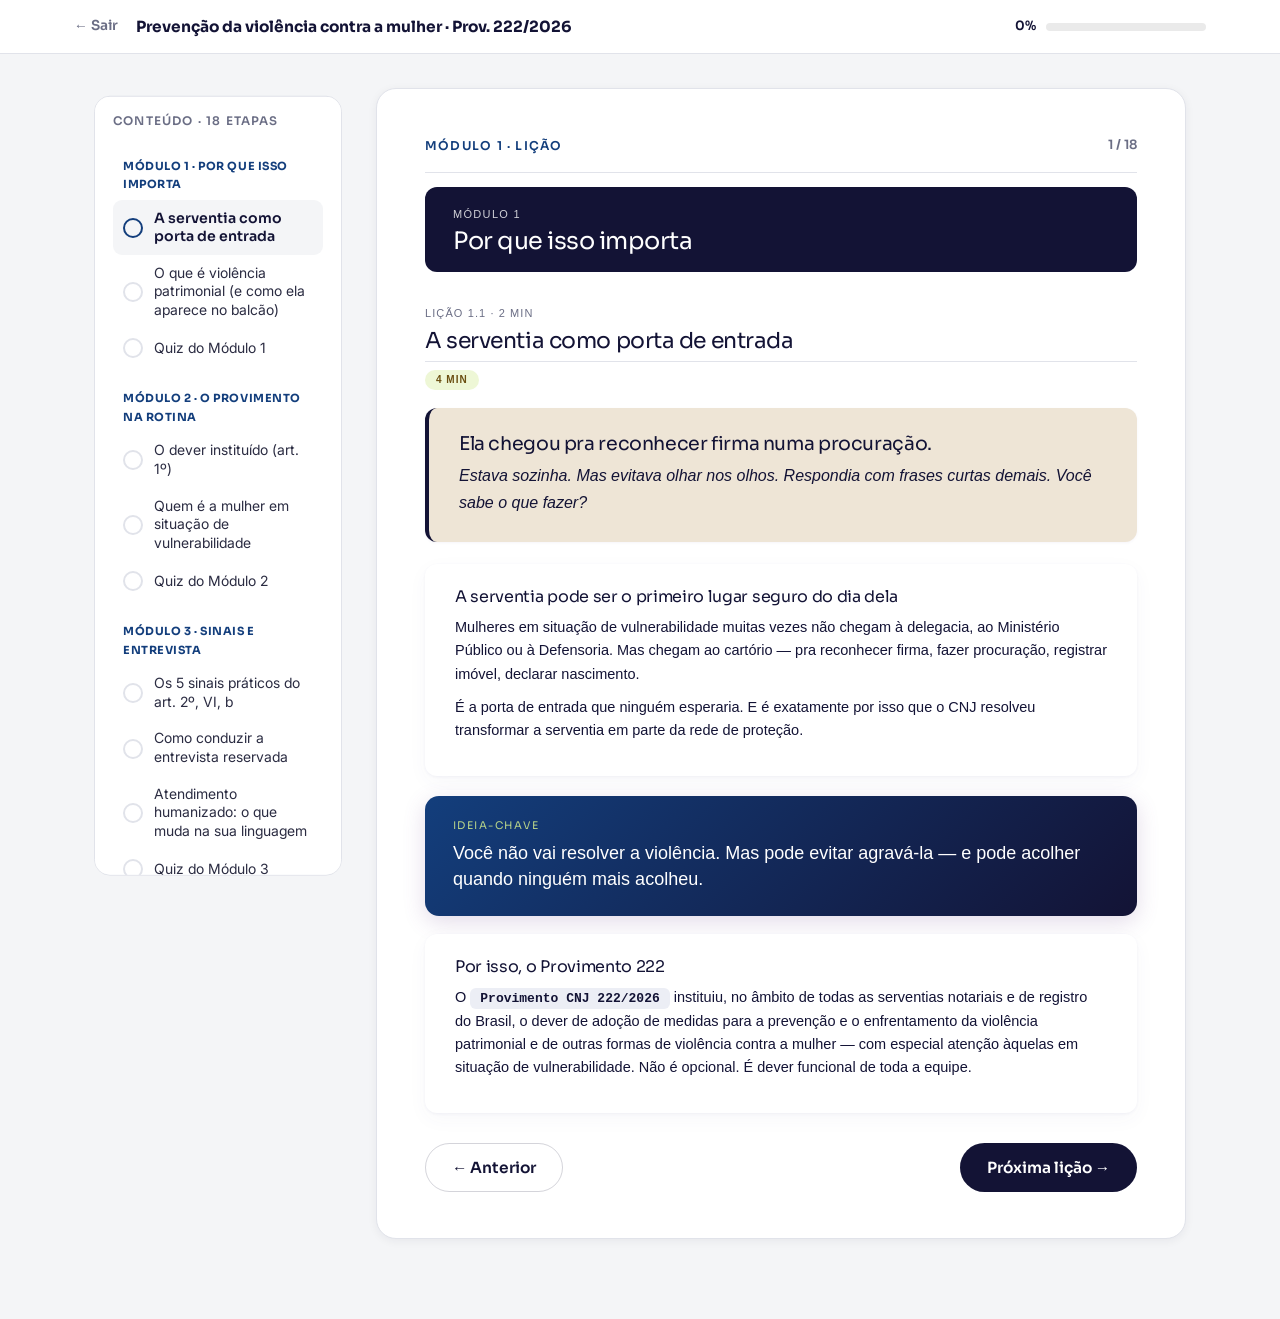
<file: curso.html>
<!DOCTYPE html>
<html lang="pt-BR">
<head>
<meta charset="UTF-8">
<meta name="viewport" content="width=device-width, initial-scale=1.0">
<meta name="robots" content="noindex, nofollow">
<title>Prevenção da violência contra a mulher: o papel da serventia — Notarium Academy</title>
<link rel="icon" type="image/png" href="assets/brand/symbol-navy.png">
<link rel="stylesheet" href="assets/css/style.css">
</head>
<body>

<!-- Barra do curso -->
<div class="course-bar">
  <div class="wrap">
    <a href="catalogo.html" class="back">← Sair</a>
    <span class="ctitle">Prevenção da violência contra a mulher · Prov. 222/2026</span>
    <div class="prog"><span id="pctTxt">0%</span><div class="pbar"><i id="pbar" style="width:0%"></i></div></div>
  </div>
</div>

<section class="course">
  <div class="course-shell">
    <aside class="course-nav">
      <h4>Conteúdo · 18 etapas</h4>
      <ul id="navList">
        <li class="nav-mod">Módulo 1 · Por que isso importa</li>
<li class="cstep" data-i="0"><span class="st"></span><span class="lbl">A serventia como porta de entrada</span></li>
<li class="cstep" data-i="1"><span class="st"></span><span class="lbl">O que é violência patrimonial (e como ela aparece no balcão)</span></li>
<li class="cstep" data-i="2"><span class="st"></span><span class="lbl">Quiz do Módulo 1</span></li>
<li class="nav-mod">Módulo 2 · O Provimento na rotina</li>
<li class="cstep" data-i="3"><span class="st"></span><span class="lbl">O dever instituído (art. 1º)</span></li>
<li class="cstep" data-i="4"><span class="st"></span><span class="lbl">Quem é a mulher em situação de vulnerabilidade</span></li>
<li class="cstep" data-i="5"><span class="st"></span><span class="lbl">Quiz do Módulo 2</span></li>
<li class="nav-mod">Módulo 3 · Sinais e entrevista</li>
<li class="cstep" data-i="6"><span class="st"></span><span class="lbl">Os 5 sinais práticos do art. 2º, VI, b</span></li>
<li class="cstep" data-i="7"><span class="st"></span><span class="lbl">Como conduzir a entrevista reservada</span></li>
<li class="cstep" data-i="8"><span class="st"></span><span class="lbl">Atendimento humanizado: o que muda na sua linguagem</span></li>
<li class="cstep" data-i="9"><span class="st"></span><span class="lbl">Quiz do Módulo 3</span></li>
<li class="nav-mod">Módulo 4 · Recusar e acionar</li>
<li class="cstep" data-i="10"><span class="st"></span><span class="lbl">Recusa fundamentada com sigilo (art. 2º, VI, c)</span></li>
<li class="cstep" data-i="11"><span class="st"></span><span class="lbl">Comunicação à rede de proteção</span></li>
<li class="cstep" data-i="12"><span class="st"></span><span class="lbl">Quiz do Módulo 4</span></li>
<li class="nav-mod">Módulo 5 · Limites e proporcionalidade</li>
<li class="cstep" data-i="13"><span class="st"></span><span class="lbl">O que o art. 7º proíbe expressamente</span></li>
<li class="cstep" data-i="14"><span class="st"></span><span class="lbl">Quiz do Módulo 5</span></li>
<li class="nav-mod">Módulo 6 · Casos e avaliação</li>
<li class="cstep" data-i="15"><span class="st"></span><span class="lbl">Casos práticos e armadilhas comuns</span></li>
<li class="cstep" data-i="16"><span class="st"></span><span class="lbl">Avaliação final · parte 1</span></li>
<li class="cstep" data-i="17"><span class="st"></span><span class="lbl">Avaliação final · parte 2</span></li>
      </ul>
    </aside>
    <main>
      <div class="lesson-card" id="card">
        <div class="step-panel" data-i="0" style=""><div class="step-meta"><span class="ltag">Módulo 1 · Lição</span><span class="step-count">1 / 18</span></div><div class="step-body"><div style="margin:60px 0 24px;padding:18px 28px;background:#131335;color:#fff;border-radius:12px;font-family:'Roboto',sans-serif"><div style="font-size:11px;letter-spacing:0.12em;opacity:.8;text-transform:uppercase">Módulo 1</div><h2 style="margin:4px 0 0;font-size:24px;font-weight:500">Por que isso importa</h2></div><div style="margin:32px 0 8px;padding-bottom:8px;border-bottom:1px solid #e1e3ea;font-family:'Roboto',sans-serif"><div style="font-size:11px;color:#6b6e85;letter-spacing:0.1em;text-transform:uppercase">Lição 1.1 · 2 min</div><h3 style="margin:6px 0 0;font-size:22px;color:#131335;font-weight:500">A serventia como porta de entrada</h3></div><div class="lesson-content"><div style="display:flex;gap:6px;flex-wrap:wrap;margin:0 0 18px;font-family:'Roboto',sans-serif"><span style="display:inline-flex;align-items:center;height:20px;padding:0 11px;border-radius:100px;font-size:10px;font-weight:600;letter-spacing:0.1em;background:#eef7d6;color:#6B4F12;font-family:'Roboto',sans-serif;line-height:1">4 MIN</span></div><div style="background:#eee5d6;border-left:4px solid #131335;padding:26px 30px;border-radius:12px;margin:0 0 22px;box-shadow:0 1px 3px rgba(70,68,132,.05);font-family:'Roboto',sans-serif"><h2 style="margin:0 0 8px;font-size:19px;font-weight:500;color:#131335;font-style:normal">Ela chegou pra reconhecer firma numa procuração.</h2><p style="margin:0;font-style:italic;font-size:16px;line-height:1.65;color:#131335">Estava sozinha. Mas evitava olhar nos olhos. Respondia com frases curtas demais. Você sabe o que fazer?</p></div><div style="background:#ffffff;border-radius:12px;padding:24px 30px;box-shadow:0 1px 3px rgba(70,68,132,.06),0 6px 20px rgba(70,68,132,.04);margin:0 0 20px;font-family:'Roboto',sans-serif"><h3 style="margin:0 0 10px;color:#131335;font-size:16px;font-weight:500">A serventia pode ser o primeiro lugar seguro do dia dela</h3><p style="margin:0 0 10px;font-size:14.5px;line-height:1.6;color:#131335">Mulheres em situação de vulnerabilidade muitas vezes não chegam à delegacia, ao Ministério Público ou à Defensoria. Mas chegam ao cartório — pra reconhecer firma, fazer procuração, registrar imóvel, declarar nascimento.</p><p style="margin:0 0 10px;font-size:14.5px;line-height:1.6;color:#131335">É a porta de entrada que ninguém esperaria. E é exatamente por isso que o CNJ resolveu transformar a serventia em parte da rede de proteção.</p></div><div style="background:linear-gradient(135deg,#133e7c 0%,#131335 100%);color:#fff;padding:24px 28px;border-radius:14px;margin:18px 0;box-shadow:0 6px 22px rgba(114,76,143,.2);font-family:'Roboto',sans-serif"><h3 style="font-size:10.5px;opacity:0.85;letter-spacing:0.14em;text-transform:uppercase;margin:0 0 8px;font-weight:500;color:#d5ef8e">Ideia-chave</h3><p style="font-size:18px;line-height:1.45;font-weight:500;margin:0;color:#fff">Você não vai resolver a violência. Mas pode evitar agravá-la — e pode acolher quando ninguém mais acolheu.</p></div><div style="background:#ffffff;border-radius:12px;padding:24px 30px;box-shadow:0 1px 3px rgba(70,68,132,.06),0 6px 20px rgba(70,68,132,.04);margin:0 0 20px;font-family:'Roboto',sans-serif"><h3 style="margin:0 0 10px;color:#131335;font-size:16px;font-weight:500">Por isso, o Provimento 222</h3><p style="margin:0 0 10px;font-size:14.5px;line-height:1.6;color:#131335">O <code style="background:#eceef5;padding:3px 10px;border-radius:6px;font-size:13px;color:#131335;font-weight:600;font-family:'Courier New',monospace">Provimento CNJ 222/2026</code> instituiu, no âmbito de todas as serventias notariais e de registro do Brasil, o dever de adoção de medidas para a prevenção e o enfrentamento da violência patrimonial e de outras formas de violência contra a mulher — com especial atenção àquelas em situação de vulnerabilidade. Não é opcional. É dever funcional de toda a equipe.</p></div></div></div><div class="lesson-nav"><button class="btn btn-ghost nav-prev" disabled>← Anterior</button><button class="btn btn-primary nav-next">Próxima lição →</button></div></div>
<div class="step-panel" data-i="1" style="display:none"><div class="step-meta"><span class="ltag">Módulo 1 · Lição</span><span class="step-count">2 / 18</span></div><div class="step-body"><div style="margin:32px 0 8px;padding-bottom:8px;border-bottom:1px solid #e1e3ea;font-family:'Roboto',sans-serif"><div style="font-size:11px;color:#6b6e85;letter-spacing:0.1em;text-transform:uppercase">Lição 1.2 · 2 min</div><h3 style="margin:6px 0 0;font-size:22px;color:#131335;font-weight:500">O que é violência patrimonial (e como ela aparece no balcão)</h3></div><div class="lesson-content"><div style="display:flex;gap:6px;flex-wrap:wrap;margin:0 0 18px;font-family:'Roboto',sans-serif"><span style="display:inline-flex;align-items:center;height:20px;padding:0 11px;border-radius:100px;font-size:10px;font-weight:600;letter-spacing:0.1em;background:#eef7d6;color:#6B4F12;font-family:'Roboto',sans-serif;line-height:1">5 MIN</span></div><div style="background:#eee5d6;border-left:4px solid #131335;padding:26px 30px;border-radius:12px;margin:0 0 22px;box-shadow:0 1px 3px rgba(70,68,132,.05);font-family:'Roboto',sans-serif"><h2 style="margin:0 0 8px;font-size:19px;font-weight:500;color:#131335;font-style:normal">Ele assina a venda do imóvel pro pai dele. Ela só assina a anuência.</h2><p style="margin:0;font-style:italic;font-size:16px;line-height:1.65;color:#131335">O preço declarado é metade do valor de mercado. Ela mal abre a boca durante a leitura. Quando o tabelião pergunta se está de acordo, é o marido que responde.</p></div><div style="background:linear-gradient(135deg,#131335 0%,#133e7c 100%);color:#fff;padding:32px 36px;border-radius:14px;margin:18px 0 22px;box-shadow:0 6px 20px rgba(70,68,132,.18);display:grid;grid-template-columns:1.4fr 1fr;gap:28px;align-items:center;font-family:'Roboto',sans-serif">
<div>
<h2 style="margin:0 0 10px;font-size:23px;font-weight:500;line-height:1.25;color:#fff">A violência patrimonial é a mais silenciosa.</h2>
<p style="margin:0 0 12px;opacity:.92;font-size:14.5px;line-height:1.55;color:#fff">A Lei Maria da Penha (art. 7º, IV) define violência patrimonial como qualquer conduta de retenção, subtração, destruição parcial ou total de bens, valores e direitos da mulher. Não deixa marca visível. Acontece dentro de relações de confiança — e formaliza-se justamente no cartório.</p>
<div style="font-size:12.5px;opacity:.78;color:#fff">⚖️ Lei 11.340/2006 · 🏛️ Art. 7º, IV · 🚨 Vício oculto sob ato lícito</div>
</div>
<div style="background:rgba(255,255,255,.12);border-radius:12px;padding:22px;display:flex;flex-direction:column;gap:10px;color:#fff">
<div style="display:flex;justify-content:space-between;align-items:center;font-size:13.5px;gap:10px"><span style="opacity:.85">Base legal</span><b style="font-weight:700">Art. 7º, IV</b></div><div style="display:flex;justify-content:space-between;align-items:center;font-size:13.5px;gap:10px"><span style="opacity:.85">Forma</span><b style="font-weight:700">Velada</b></div><div style="display:flex;justify-content:space-between;align-items:center;font-size:13.5px;gap:10px"><span style="opacity:.85">Onde se formaliza</span><b style="font-weight:700">Cartório</b></div><div style="display:flex;justify-content:space-between;align-items:center;font-size:13.5px;gap:10px"><span style="opacity:.85">Pista forte</span><b style="font-weight:700">Mulher perde sem contrapartida</b></div>
</div>
</div><div style="background:#ffffff;border-radius:12px;padding:24px 30px;box-shadow:0 1px 3px rgba(70,68,132,.06),0 6px 20px rgba(70,68,132,.04);margin:0 0 20px;font-family:'Roboto',sans-serif"><h3 style="margin:0 0 10px;color:#131335;font-size:16px;font-weight:500">Os 4 padrões típicos no balcão</h3><p style="margin:0 0 10px;font-size:14.5px;line-height:1.6;color:#131335">Esposa vendendo direto pro esposo é juridicamente raro (art. 499 CC restringe). Os padrões que você vai ver no balcão são outros:</p></div><table style="width:100%;border-collapse:collapse;background:#fff;border-radius:12px;overflow:hidden;box-shadow:0 1px 3px rgba(70,68,132,.06),0 6px 20px rgba(70,68,132,.04);margin:0 0 22px;font-family:'Roboto',sans-serif"><thead><tr><th style="background:#131335;color:#fff;padding:12px 14px;text-align:left;font-weight:500;font-size:13px">Padrão</th><th style="background:#131335;color:#fff;padding:12px 14px;text-align:left;font-weight:500;font-size:13px">Como aparece no balcão</th><th style="background:#131335;color:#fff;padding:12px 14px;text-align:left;font-weight:500;font-size:13px">Quem geralmente é beneficiado</th></tr></thead><tbody><tr><td style="padding:12px 14px;border-bottom:1px solid #e1e3ea;vertical-align:top;font-size:13.5px;line-height:1.5;color:#131335"><strong>1. Anuência conjugal em venda</strong></td><td style="padding:12px 14px;border-bottom:1px solid #e1e3ea;vertical-align:top;font-size:13.5px;line-height:1.5;color:#131335">Marido vende imóvel comum. Esposa só comparece pra dar anuência (art. 1.647 CC). Preço subprecificado, comprador vinculado.</td><td style="padding:12px 14px;border-bottom:1px solid #e1e3ea;vertical-align:top;font-size:13.5px;line-height:1.5;color:#131335">Pai, irmão, sobrinho, sócio do marido ou pessoa interposta</td></tr><tr><td style="padding:12px 14px;border-bottom:1px solid #e1e3ea;vertical-align:top;background:#eceef5;font-size:13.5px;line-height:1.5;color:#131335"><strong>2. Procuração com poderes amplos</strong></td><td style="padding:12px 14px;border-bottom:1px solid #e1e3ea;vertical-align:top;background:#eceef5;font-size:13.5px;line-height:1.5;color:#131335">Mulher outorga procuração com poderes amplos de disposição patrimonial.</td><td style="padding:12px 14px;border-bottom:1px solid #e1e3ea;vertical-align:top;background:#eceef5;font-size:13.5px;line-height:1.5;color:#131335">Filho, companheiro, irmão — que vai alienar/onerar em nome dela</td></tr><tr><td style="padding:12px 14px;border-bottom:1px solid #e1e3ea;vertical-align:top;font-size:13.5px;line-height:1.5;color:#131335"><strong>3. Cessão/renúncia em escritura de divórcio</strong></td><td style="padding:12px 14px;border-bottom:1px solid #e1e3ea;vertical-align:top;font-size:13.5px;line-height:1.5;color:#131335">Esposa cede sua meação ou renuncia à divisão patrimonial sem entender o efeito real.</td><td style="padding:12px 14px;border-bottom:1px solid #e1e3ea;vertical-align:top;font-size:13.5px;line-height:1.5;color:#131335">O ex-marido — que fica com todo o patrimônio comum</td></tr><tr><td style="padding:12px 14px;border-bottom:1px solid #e1e3ea;vertical-align:top;background:#eceef5;font-size:13.5px;line-height:1.5;color:#131335"><strong>4. Doação 'estratégica'</strong></td><td style="padding:12px 14px;border-bottom:1px solid #e1e3ea;vertical-align:top;background:#eceef5;font-size:13.5px;line-height:1.5;color:#131335">Mulher faz doação a um dos filhos (frequentemente o homem) blindando o patrimônio contra eventual partilha futura.</td><td style="padding:12px 14px;border-bottom:1px solid #e1e3ea;vertical-align:top;background:#eceef5;font-size:13.5px;line-height:1.5;color:#131335">Filho beneficiado · indiretamente o marido</td></tr></tbody></table><div style="background:#ffffff;border-radius:12px;padding:24px 30px;box-shadow:0 1px 3px rgba(70,68,132,.06),0 6px 20px rgba(70,68,132,.04);margin:0 0 20px;font-family:'Roboto',sans-serif"><h3 style="margin:0 0 10px;color:#131335;font-size:16px;font-weight:500">As três formas que o cartório enxerga</h3><ul style="padding:0;list-style:none;margin:10px 0"><li style="padding:6px 0 6px 28px;position:relative;font-size:14.5px;line-height:1.55;color:#131335"><span style="position:absolute;left:4px;font-weight:700;color:#131335">a)</span><strong>Subtração de bens</strong> — alienação ou doação que esvazia o patrimônio dela, com ou sem anuência consciente</li><li style="padding:6px 0 6px 28px;position:relative;font-size:14.5px;line-height:1.55;color:#131335"><span style="position:absolute;left:4px;font-weight:700;color:#131335">b)</span><strong>Retenção de recursos</strong> — procurações amplas que entregam controle das finanças e dos bens a terceiro</li><li style="padding:6px 0 6px 28px;position:relative;font-size:14.5px;line-height:1.55;color:#131335"><span style="position:absolute;left:4px;font-weight:700;color:#131335">c)</span><strong>Destruição de direitos</strong> — renúncia à meação, à herança ou cessão de direitos em escritura de divórcio sem ciência do efeito</li></ul></div><div style="display:grid;grid-template-columns:1fr 1fr;gap:14px;margin:18px 0"><div style="background:#fbf0d4;border-left:4px solid #b07a17;padding:16px 18px;border-radius:12px;box-shadow:0 1px 3px rgba(70,68,132,.05);font-family:'Roboto',sans-serif"><h4 style="margin:0 0 5px;font-size:13.5px;font-weight:500;color:#b07a17">Pista comum</h4><p style="margin:0;font-size:13px;line-height:1.5;color:#131335">O ato beneficia desproporcionalmente um terceiro vinculado ao marido (irmão, filho, sócio) — não o marido diretamente</p></div><div style="background:#f8e4e4;border-left:4px solid #b53737;padding:16px 18px;border-radius:12px;box-shadow:0 1px 3px rgba(70,68,132,.05);font-family:'Roboto',sans-serif"><h4 style="margin:0 0 5px;font-size:13.5px;font-weight:500;color:#b53737">Pista forte</h4><p style="margin:0;font-size:13px;line-height:1.5;color:#131335">O ato deixa a mulher patrimonialmente pior — sem bem, sem renda, sem direito — sem contrapartida real visível</p></div></div></div></div><div class="lesson-nav"><button class="btn btn-ghost nav-prev">← Anterior</button><button class="btn btn-primary nav-next">Próxima lição →</button></div></div>
<div class="step-panel" data-i="2" style="display:none"><div class="step-meta"><span class="ltag">Módulo 1 · Quiz</span><span class="step-count">3 / 18</span></div><div class="step-body"><div class="qz-card"><h3 style="margin:0 0 14px;color:#131335;font-size:19px;font-weight:500">▷ Quiz do Módulo 1 · 3 questões de raciocínio</h3><div class="qz" data-answered="0"><div class="qz-q">Questão 1 de 3</div><div class="qz-stem">Senhora de 70 anos chega ao cartório sozinha para reconhecer firma em procuração ao filho. Hesita em explicar o que está assinando. Uma escrevente comenta: "isso não é problema nosso, é problema da família dela". A escrevente está:</div><div class="qz-opts"><button type="button" class="qz-opt" data-correct="0"><span class="qz-let">A</span><span class="qz-txt">Correta — o cartório só formaliza o ato, não investiga relações familiares.</span></button><button type="button" class="qz-opt" data-correct="1"><span class="qz-let">B</span><span class="qz-txt">Incorreta — o Provimento 222 reconhece que a serventia é justamente o ponto onde a violência patrimonial se formaliza, e por isso atribui dever de cautela à equipe.</span></button><button type="button" class="qz-opt" data-correct="0"><span class="qz-let">C</span><span class="qz-txt">Correta — sem denúncia formal, não há base para agir.</span></button><button type="button" class="qz-opt" data-correct="0"><span class="qz-let">D</span><span class="qz-txt">Incorreta — a escrevente devia ter chamado a polícia imediatamente.</span></button></div><div class="qz-reason"><span class="qz-rlabel">Por que</span>O cartório não é juiz nem polícia, mas é onde o ato lícito-na-forma e violento-no-conteúdo se formaliza. Por isso o dever de cautela existe — sem precisar de denúncia formal. E sem precisar ligar pra polícia em todo caso: o passo certo aqui é entrevista reservada (M3), não comunicação direta.</div></div><div class="qz" data-answered="0"><div class="qz-q">Questão 2 de 3</div><div class="qz-stem">Marido vende imóvel comum por R$ 200 mil — valor venal R$ 600 mil — para o próprio pai. Esposa comparece só para a anuência conjugal e mal abre a boca durante a leitura. A escrevente nota a desproporção. Qual a leitura técnica correta dessa situação?</div><div class="qz-opts"><button type="button" class="qz-opt" data-correct="0"><span class="qz-let">A</span><span class="qz-txt">Trata-se de venda regular — desproporção de preço entre familiares é comum.</span></button><button type="button" class="qz-opt" data-correct="1"><span class="qz-let">B</span><span class="qz-txt">É caso típico do padrão "anuência conjugal em venda subprecificada a parente do marido" — possível violência patrimonial (art. 7º, IV, da Lei Maria da Penha) merecendo entrevista reservada com a esposa antes da assinatura.</span></button><button type="button" class="qz-opt" data-correct="0"><span class="qz-let">C</span><span class="qz-txt">Cabe recusa imediata sem entrevista — o preço fala por si.</span></button><button type="button" class="qz-opt" data-correct="0"><span class="qz-let">D</span><span class="qz-txt">Cabe acionar diretamente o MP, sem ouvir a esposa.</span></button></div><div class="qz-reason"><span class="qz-rlabel">Por que</span>Conjugação clássica: subprecificação + adquirente vinculado ao marido + esposa silenciosa. O preço sozinho não condena (preço entre parentes é livre) — mas combinado com sinal comportamental, ativa o protocolo de entrevista reservada. Recusa só vem DEPOIS da entrevista se persistir dúvida sobre vontade livre.</div></div><div class="qz" data-answered="0"><div class="qz-q">Questão 3 de 3</div><div class="qz-stem">Identifique qual destes NÃO é um dos padrões típicos de violência patrimonial no balcão:</div><div class="qz-opts"><button type="button" class="qz-opt" data-correct="0"><span class="qz-let">A</span><span class="qz-txt">Esposa dá anuência em venda do marido para o irmão dele, em preço subprecificado.</span></button><button type="button" class="qz-opt" data-correct="0"><span class="qz-let">B</span><span class="qz-txt">Mulher outorga procuração com poderes amplos ao companheiro, sem justificativa.</span></button><button type="button" class="qz-opt" data-correct="0"><span class="qz-let">C</span><span class="qz-txt">Esposa cede sua meação em escritura pública de divórcio sem entender que está abrindo mão de todo o patrimônio comum.</span></button><button type="button" class="qz-opt" data-correct="1"><span class="qz-let">D</span><span class="qz-txt">Esposa vende diretamente seu bem particular ao marido, com preço de mercado e pagamento documentado.</span></button></div><div class="qz-reason"><span class="qz-rlabel">Por que</span>Venda direta cônjuge-cônjuge é juridicamente restrita (o art. 499 do CC só admite sobre bens excluídos da comunhão) e, quando ocorre com preço de mercado e pagamento documentado, é exatamente o cenário sem indício. Os outros três são padrões reais que aparecem no balcão e merecem atenção redobrada.</div></div></div></div><div class="lesson-nav"><button class="btn btn-ghost nav-prev">← Anterior</button><button class="btn btn-primary nav-next">Próxima lição →</button></div></div>
<div class="step-panel" data-i="3" style="display:none"><div class="step-meta"><span class="ltag">Módulo 2 · Lição</span><span class="step-count">4 / 18</span></div><div class="step-body"><div style="margin:60px 0 24px;padding:18px 28px;background:#131335;color:#fff;border-radius:12px;font-family:'Roboto',sans-serif"><div style="font-size:11px;letter-spacing:0.12em;opacity:.8;text-transform:uppercase">Módulo 2</div><h2 style="margin:4px 0 0;font-size:24px;font-weight:500">O Provimento 222 em três frases</h2></div><div style="margin:32px 0 8px;padding-bottom:8px;border-bottom:1px solid #e1e3ea;font-family:'Roboto',sans-serif"><div style="font-size:11px;color:#6b6e85;letter-spacing:0.1em;text-transform:uppercase">Lição 2.1 · 2 min</div><h3 style="margin:6px 0 0;font-size:22px;color:#131335;font-weight:500">O dever instituído (art. 1º)</h3></div><div class="lesson-content"><div style="display:flex;gap:6px;flex-wrap:wrap;margin:0 0 18px;font-family:'Roboto',sans-serif"><span style="display:inline-flex;align-items:center;height:20px;padding:0 11px;border-radius:100px;font-size:10px;font-weight:600;letter-spacing:0.1em;background:#eef7d6;color:#6B4F12;font-family:'Roboto',sans-serif;line-height:1">4 MIN</span><span style="display:inline-flex;align-items:center;height:20px;padding:0 11px;border-radius:100px;font-size:10px;font-weight:600;letter-spacing:0.1em;background:#e9f0f9;color:#133e7c;font-family:'Roboto',sans-serif;line-height:1">MARCO LEGAL</span></div><div style="background:linear-gradient(135deg,#131335 0%,#133e7c 100%);color:#fff;padding:32px 36px;border-radius:14px;margin:18px 0 22px;box-shadow:0 6px 20px rgba(70,68,132,.18);display:grid;grid-template-columns:1.4fr 1fr;gap:28px;align-items:center;font-family:'Roboto',sans-serif">
<div>
<h2 style="margin:0 0 10px;font-size:23px;font-weight:500;line-height:1.25;color:#fff">O que mudou na sua rotina, a partir de agora.</h2>
<p style="margin:0 0 12px;opacity:.92;font-size:14.5px;line-height:1.55;color:#fff">Toda serventia extrajudicial brasileira passou a ter o dever expresso de adotar medidas para prevenir e enfrentar a violência contra a mulher. Universal: todas as atribuições, todo o território, todos os atos.</p>
<div style="font-size:12.5px;opacity:.78;color:#fff">⚖️ Art. 1º do Prov. 222 · 🏛️ Universal · 🚨 Dever funcional</div>
</div>
<div style="background:rgba(255,255,255,.12);border-radius:12px;padding:22px;display:flex;flex-direction:column;gap:10px;color:#fff">
<div style="display:flex;justify-content:space-between;align-items:center;font-size:13.5px;gap:10px"><span style="opacity:.85">Âmbito</span><b style="font-weight:700">Brasil inteiro</b></div><div style="display:flex;justify-content:space-between;align-items:center;font-size:13.5px;gap:10px"><span style="opacity:.85">Atribuições</span><b style="font-weight:700">Todas as 6</b></div><div style="display:flex;justify-content:space-between;align-items:center;font-size:13.5px;gap:10px"><span style="opacity:.85">Caráter</span><b style="font-weight:700">Cogente</b></div><div style="display:flex;justify-content:space-between;align-items:center;font-size:13.5px;gap:10px"><span style="opacity:.85">Sanção</span><b style="font-weight:700">Disciplinar</b></div>
</div>
</div><div style="background:#ffffff;border-radius:12px;padding:24px 30px;box-shadow:0 1px 3px rgba(70,68,132,.06),0 6px 20px rgba(70,68,132,.04);margin:0 0 20px;font-family:'Roboto',sans-serif"><h3 style="margin:0 0 10px;color:#131335;font-size:16px;font-weight:500">O que diz literalmente o art. 1º</h3><p style="margin:0 0 10px;font-size:14.5px;line-height:1.6;color:#131335">O Provimento institui, no âmbito dos serviços notariais e de registro <strong>de todo o Brasil</strong>, o dever de adoção de medidas para a prevenção e o enfrentamento da violência patrimonial e de outras formas de violência contra a mulher, <em>com especial atenção àquelas em situação de vulnerabilidade</em>.</p><h3 style="margin:18px 0 10px;color:#131335;font-size:16px;font-weight:500">Três frases que resumem o Provimento inteiro</h3><ul style="padding:0;list-style:none;margin:10px 0"><li style="padding:6px 0 6px 28px;position:relative;font-size:14.5px;line-height:1.55;color:#131335"><span style="position:absolute;left:4px;font-weight:700;color:#131335">a)</span>O cartório tem que <strong>identificar</strong> sinais de coação no balcão.</li><li style="padding:6px 0 6px 28px;position:relative;font-size:14.5px;line-height:1.55;color:#131335"><span style="position:absolute;left:4px;font-weight:700;color:#131335">b)</span>O cartório tem que <strong>acolher</strong> com atendimento humanizado, sem revitimizar.</li><li style="padding:6px 0 6px 28px;position:relative;font-size:14.5px;line-height:1.55;color:#131335"><span style="position:absolute;left:4px;font-weight:700;color:#131335">c)</span>O cartório tem que <strong>acionar</strong> a rede de proteção quando houver indício concreto.</li></ul></div><div style="background:linear-gradient(135deg,#133e7c 0%,#131335 100%);color:#fff;padding:24px 28px;border-radius:14px;margin:18px 0;box-shadow:0 6px 22px rgba(114,76,143,.2);font-family:'Roboto',sans-serif"><h3 style="font-size:10.5px;opacity:0.85;letter-spacing:0.14em;text-transform:uppercase;margin:0 0 8px;font-weight:500;color:#d5ef8e">Ideia-chave</h3><p style="font-size:18px;line-height:1.45;font-weight:500;margin:0;color:#fff">Identificar · acolher · acionar. Tudo o que o Provimento exige cabe dentro desses três verbos.</p></div></div></div><div class="lesson-nav"><button class="btn btn-ghost nav-prev">← Anterior</button><button class="btn btn-primary nav-next">Próxima lição →</button></div></div>
<div class="step-panel" data-i="4" style="display:none"><div class="step-meta"><span class="ltag">Módulo 2 · Lição</span><span class="step-count">5 / 18</span></div><div class="step-body"><div style="margin:32px 0 8px;padding-bottom:8px;border-bottom:1px solid #e1e3ea;font-family:'Roboto',sans-serif"><div style="font-size:11px;color:#6b6e85;letter-spacing:0.1em;text-transform:uppercase">Lição 2.2 · 2 min</div><h3 style="margin:6px 0 0;font-size:22px;color:#131335;font-weight:500">Quem é a mulher em situação de vulnerabilidade</h3></div><div class="lesson-content"><div style="display:flex;gap:6px;flex-wrap:wrap;margin:0 0 18px;font-family:'Roboto',sans-serif"><span style="display:inline-flex;align-items:center;height:20px;padding:0 11px;border-radius:100px;font-size:10px;font-weight:600;letter-spacing:0.1em;background:#eef7d6;color:#6B4F12;font-family:'Roboto',sans-serif;line-height:1">5 MIN</span></div><div style="background:#eee5d6;border-left:4px solid #131335;padding:26px 30px;border-radius:12px;margin:0 0 22px;box-shadow:0 1px 3px rgba(70,68,132,.05);font-family:'Roboto',sans-serif"><h2 style="margin:0 0 8px;font-size:19px;font-weight:500;color:#131335;font-style:normal">Ela tem 72 anos, é viúva, mora com o filho. Veio fazer procuração pra ele.</h2><p style="margin:0;font-style:italic;font-size:16px;line-height:1.65;color:#131335">A escrevente nota que a senhora não sabe explicar pra que serve o documento. O filho responde tudo, irritado: "é só pra eu cuidar das coisas dela, mãe".</p></div><div style="background:#ffffff;border-radius:12px;padding:24px 30px;box-shadow:0 1px 3px rgba(70,68,132,.06),0 6px 20px rgba(70,68,132,.04);margin:0 0 20px;font-family:'Roboto',sans-serif"><h3 style="margin:0 0 10px;color:#131335;font-size:16px;font-weight:500">Definição do art. 1º, §1º</h3><p style="margin:0 0 10px;font-size:14.5px;line-height:1.6;color:#131335">Considera-se mulher em situação de vulnerabilidade aquela que apresente <strong>restrições à sua plena autodeterminação ou à livre manifestação de vontade</strong>, por razões físicas, psíquicas, econômicas, sociais ou decorrentes de contexto de violência doméstica e familiar.</p><h3 style="margin:18px 0 10px;color:#131335;font-size:16px;font-weight:500">Marcadores agravados</h3><p style="margin:0 0 10px;font-size:14.5px;line-height:1.6;color:#131335">O Provimento destaca que a vulnerabilidade se aprofunda quando há marcadores cumulativos: <strong>raça, idade, deficiência e dependência econômica</strong>. Esses fatores não definem vulnerabilidade sozinhos — mas, presentes, exigem cautela redobrada.</p></div><div style="display:grid;grid-template-columns:1fr 1fr;gap:18px;margin:18px 0;font-family:'Roboto',sans-serif"><div style="background:#fff;border-top:4px solid #131335;border-radius:14px;padding:24px;box-shadow:0 1px 3px rgba(70,68,132,.06),0 6px 20px rgba(70,68,132,.04)"><span style="font-size:36px;display:block;margin-bottom:10px;line-height:1">✓</span><h4 style="margin:0 0 8px;color:#131335;font-size:17px;font-weight:500">É cautela legítima</h4><p style="font-size:14px;color:#6b6e85;margin:6px 0 12px;line-height:1.55">Investiga a partir do que se observa no atendimento.</p><ul style="list-style:none;padding:0;margin:12px 0 0"><li style="padding:6px 0 6px 22px;position:relative;font-size:13.5px;line-height:1.5;color:#131335"><span style="position:absolute;left:0;color:#131335;font-weight:700">→</span>Notar que a idosa não consegue explicar o ato</li><li style="padding:6px 0 6px 22px;position:relative;font-size:13.5px;line-height:1.5;color:#131335"><span style="position:absolute;left:0;color:#131335;font-weight:700">→</span>Perceber que o acompanhante responde por ela</li><li style="padding:6px 0 6px 22px;position:relative;font-size:13.5px;line-height:1.5;color:#131335"><span style="position:absolute;left:0;color:#131335;font-weight:700">→</span>Convidar para entrevista reservada com pretexto neutro</li></ul></div><div style="background:#fff;border-top:4px solid #d5ef8e;border-radius:14px;padding:24px;box-shadow:0 1px 3px rgba(70,68,132,.06),0 6px 20px rgba(70,68,132,.04)"><span style="font-size:36px;display:block;margin-bottom:10px;line-height:1">✗</span><h4 style="margin:0 0 8px;color:#131335;font-size:17px;font-weight:500">É estereótipo</h4><p style="font-size:14px;color:#6b6e85;margin:6px 0 12px;line-height:1.55">Presume a partir de perfil — vedado pelo art. 7º.</p><ul style="list-style:none;padding:0;margin:12px 0 0"><li style="padding:6px 0 6px 22px;position:relative;font-size:13.5px;line-height:1.5;color:#131335"><span style="position:absolute;left:0;color:#d5ef8e;font-weight:700">→</span>Presumir que toda mulher idosa é coagida</li><li style="padding:6px 0 6px 22px;position:relative;font-size:13.5px;line-height:1.5;color:#131335"><span style="position:absolute;left:0;color:#d5ef8e;font-weight:700">→</span>Recusar atos com base em "perfil"</li><li style="padding:6px 0 6px 22px;position:relative;font-size:13.5px;line-height:1.5;color:#131335"><span style="position:absolute;left:0;color:#d5ef8e;font-weight:700">→</span>Tratar a usuária como incapaz por classe ou origem</li></ul></div></div><div style="background:#ffffff;border-radius:12px;padding:24px 30px;box-shadow:0 1px 3px rgba(70,68,132,.06),0 6px 20px rgba(70,68,132,.04);margin:0 0 20px;font-family:'Roboto',sans-serif"><p style="margin:0 0 10px;font-size:14.5px;line-height:1.6;color:#131335">O art. 7º do mesmo Provimento veda recusa fundada em <em>presunções genéricas, estereótipos de gênero ou juízos subjetivos sobre a capacidade, o perfil ou o modo de vida da usuária</em>. Cautela é técnica. Preconceito é o oposto dela.</p></div></div></div><div class="lesson-nav"><button class="btn btn-ghost nav-prev">← Anterior</button><button class="btn btn-primary nav-next">Próxima lição →</button></div></div>
<div class="step-panel" data-i="5" style="display:none"><div class="step-meta"><span class="ltag">Módulo 2 · Quiz</span><span class="step-count">6 / 18</span></div><div class="step-body"><div class="qz-card"><h3 style="margin:0 0 14px;color:#131335;font-size:19px;font-weight:500">▷ Quiz do Módulo 2 · 3 questões de raciocínio</h3><div class="qz" data-answered="0"><div class="qz-q">Questão 1 de 3</div><div class="qz-stem">Escrevente de tabelionato de protesto recusa aplicar o protocolo do Provimento 222 dizendo: "isso é coisa de cartório de notas, não vejo violência patrimonial em protesto". A afirmação está:</div><div class="qz-opts"><button type="button" class="qz-opt" data-correct="0"><span class="qz-let">A</span><span class="qz-txt">Correta — protesto só lida com títulos, não com manifestação de vontade.</span></button><button type="button" class="qz-opt" data-correct="1"><span class="qz-let">B</span><span class="qz-txt">Incorreta — o art. 1º institui o dever para TODAS as serventias notariais e de registro do Brasil, sem recorte por atribuição. A mulher coagida pode aparecer em qualquer balcão.</span></button><button type="button" class="qz-opt" data-correct="0"><span class="qz-let">C</span><span class="qz-txt">Correta — protesto é processo automatizado, não há atendimento humanizado.</span></button><button type="button" class="qz-opt" data-correct="0"><span class="qz-let">D</span><span class="qz-txt">Incorreta apenas em capitais; em comarcas pequenas, a regra é diferente.</span></button></div><div class="qz-reason"><span class="qz-rlabel">Por que</span>Universalidade do art. 1º é total: todas as atribuições, todo o território. Mulher em vulnerabilidade pode aparecer no protesto sustando título por coação, no registro civil pra divorciar ou se separar, no RI pra retificar matrícula — qualquer serventia é "porta de entrada".</div></div><div class="qz" data-answered="0"><div class="qz-q">Questão 2 de 3</div><div class="qz-stem">Uma escrevente identifica indícios fortes de coação durante o atendimento, comunica diretamente o Ministério Público e dispensa qualquer conversa com a usuária. Qual dos três verbos centrais do Provimento foi pulado?</div><div class="qz-opts"><button type="button" class="qz-opt" data-correct="0"><span class="qz-let">A</span><span class="qz-txt">Identificar.</span></button><button type="button" class="qz-opt" data-correct="1"><span class="qz-let">B</span><span class="qz-txt">Acolher.</span></button><button type="button" class="qz-opt" data-correct="0"><span class="qz-let">C</span><span class="qz-txt">Acionar.</span></button><button type="button" class="qz-opt" data-correct="0"><span class="qz-let">D</span><span class="qz-txt">Nenhum — a conduta está completa.</span></button></div><div class="qz-reason"><span class="qz-rlabel">Por que</span>Identificou (notou os sinais) e acionou (comunicou o MP), mas pulou o acolher: entrevista reservada, escuta humanizada, orientação reservada sobre a rede. Acolher não é etapa opcional — é o que protege a usuária de revitimização e respeita sua autonomia. Os três verbos vêm juntos.</div></div><div class="qz" data-answered="0"><div class="qz-q">Questão 3 de 3</div><div class="qz-stem">Senhora de 78 anos, viúva, com baixa escolaridade, vem fazer doação ao único filho. Não há acompanhante, não há pressa, ela explica claramente que é vontade dela: "ele cuida de mim e eu quero que tudo seja dele". A escrevente, porém, recusa o ato dizendo: "a senhora é vulnerável e não pode fazer isso". A conduta da escrevente é:</div><div class="qz-opts"><button type="button" class="qz-opt" data-correct="0"><span class="qz-let">A</span><span class="qz-txt">Correta — idade avançada e baixa escolaridade são marcadores de vulnerabilidade.</span></button><button type="button" class="qz-opt" data-correct="1"><span class="qz-let">B</span><span class="qz-txt">Incorreta — confundiu vulnerabilidade (definida pelo art. 1º, §1º como restrição à autodeterminação, com base em fatos observados) com perfil. Não há sinais do art. 2º, VI, b. Recusa fundada em perfil viola o art. 7º.</span></button><button type="button" class="qz-opt" data-correct="0"><span class="qz-let">C</span><span class="qz-txt">Correta — em caso de dúvida, recusar é sempre o caminho mais seguro.</span></button><button type="button" class="qz-opt" data-correct="0"><span class="qz-let">D</span><span class="qz-txt">Incorreta apenas pela forma — a recusa deveria ter sido feita por escrito.</span></button></div><div class="qz-reason"><span class="qz-rlabel">Por que</span>Marcador (idade, escolaridade) ≠ vulnerabilidade. Marcador agravado importa quando há restrição efetiva à autodeterminação OBSERVADA. Aqui a senhora explica, decide, manifesta sem hesitação. É autonomia. Recusar por perfil é exatamente o que o art. 7º proíbe.</div></div></div></div><div class="lesson-nav"><button class="btn btn-ghost nav-prev">← Anterior</button><button class="btn btn-primary nav-next">Próxima lição →</button></div></div>
<div class="step-panel" data-i="6" style="display:none"><div class="step-meta"><span class="ltag">Módulo 3 · Lição</span><span class="step-count">7 / 18</span></div><div class="step-body"><div style="margin:60px 0 24px;padding:18px 28px;background:#131335;color:#fff;border-radius:12px;font-family:'Roboto',sans-serif"><div style="font-size:11px;letter-spacing:0.12em;opacity:.8;text-transform:uppercase">Módulo 3</div><h2 style="margin:4px 0 0;font-size:24px;font-weight:500">Sinais de coação no balcão</h2></div><div style="margin:32px 0 8px;padding-bottom:8px;border-bottom:1px solid #e1e3ea;font-family:'Roboto',sans-serif"><div style="font-size:11px;color:#6b6e85;letter-spacing:0.1em;text-transform:uppercase">Lição 3.1 · 2 min</div><h3 style="margin:6px 0 0;font-size:22px;color:#131335;font-weight:500">Os 5 sinais práticos do art. 2º, VI, b</h3></div><div class="lesson-content"><div style="display:flex;gap:6px;flex-wrap:wrap;margin:0 0 18px;font-family:'Roboto',sans-serif"><span style="display:inline-flex;align-items:center;height:20px;padding:0 11px;border-radius:100px;font-size:10px;font-weight:600;letter-spacing:0.1em;background:#eef7d6;color:#6B4F12;font-family:'Roboto',sans-serif;line-height:1">5 MIN</span><span style="display:inline-flex;align-items:center;height:20px;padding:0 11px;border-radius:100px;font-size:10px;font-weight:600;letter-spacing:0.1em;background:#f8e4e4;color:#b53737;font-family:'Roboto',sans-serif;line-height:1">CRÍTICO</span></div><div style="background:linear-gradient(135deg,#131335 0%,#133e7c 100%);color:#fff;padding:32px 36px;border-radius:14px;margin:18px 0 22px;box-shadow:0 6px 20px rgba(70,68,132,.18);display:grid;grid-template-columns:1.4fr 1fr;gap:28px;align-items:center;font-family:'Roboto',sans-serif">
<div>
<h2 style="margin:0 0 10px;font-size:23px;font-weight:500;line-height:1.25;color:#fff">Coação raramente é gritada. É sussurrada.</h2>
<p style="margin:0 0 12px;opacity:.92;font-size:14.5px;line-height:1.55;color:#fff">O Provimento descreve cinco sinais práticos que devem ligar o alerta no balcão. Decore esses cinco — são o seu radar. Um sinal isolado não condena ninguém, mas dois ou mais juntos exigem entrevista reservada — sem desculpa.</p>
<div style="font-size:12.5px;opacity:.78;color:#fff">⚖️ Art. 2º, VI, b · 🚨 Conjugação de sinais · 🛡️ Radar do balcão</div>
</div>
<div style="background:rgba(255,255,255,.12);border-radius:12px;padding:22px;display:flex;flex-direction:column;gap:10px;color:#fff">
<div style="display:flex;justify-content:space-between;align-items:center;font-size:13.5px;gap:10px"><span style="opacity:.85">Sinal 1</span><b style="font-weight:700">Acompanhante</b></div><div style="display:flex;justify-content:space-between;align-items:center;font-size:13.5px;gap:10px"><span style="opacity:.85">Sinal 2</span><b style="font-weight:700">Apatia</b></div><div style="display:flex;justify-content:space-between;align-items:center;font-size:13.5px;gap:10px"><span style="opacity:.85">Sinal 3</span><b style="font-weight:700">Contradição</b></div><div style="display:flex;justify-content:space-between;align-items:center;font-size:13.5px;gap:10px"><span style="opacity:.85">Sinal 4</span><b style="font-weight:700">Atipicidade</b></div><div style="display:flex;justify-content:space-between;align-items:center;font-size:13.5px;gap:10px"><span style="opacity:.85">Sinal 5</span><b style="font-weight:700">Pressa</b></div>
</div>
</div><table style="width:100%;border-collapse:collapse;background:#fff;border-radius:12px;overflow:hidden;box-shadow:0 1px 3px rgba(70,68,132,.06),0 6px 20px rgba(70,68,132,.04);margin:0 0 22px;font-family:'Roboto',sans-serif"><thead><tr><th style="background:#131335;color:#fff;padding:12px 14px;text-align:left;font-weight:500;font-size:13px">Sinal</th><th style="background:#131335;color:#fff;padding:12px 14px;text-align:left;font-weight:500;font-size:13px">O que observar</th><th style="background:#131335;color:#fff;padding:12px 14px;text-align:left;font-weight:500;font-size:13px">Frase típica</th></tr></thead><tbody><tr><td style="padding:12px 14px;border-bottom:1px solid #e1e3ea;vertical-align:top;font-size:13.5px;line-height:1.5;color:#131335"><strong>1. Acompanhante</strong></td><td style="padding:12px 14px;border-bottom:1px solid #e1e3ea;vertical-align:top;font-size:13.5px;line-height:1.5;color:#131335">Responde por ela. Interrompe. Substitui a fala.</td><td style="padding:12px 14px;border-bottom:1px solid #e1e3ea;vertical-align:top;font-size:13.5px;line-height:1.5;color:#131335">"Ela já sabe, eu expliquei em casa"</td></tr><tr><td style="padding:12px 14px;border-bottom:1px solid #e1e3ea;vertical-align:top;background:#eceef5;font-size:13.5px;line-height:1.5;color:#131335"><strong>2. Apatia</strong></td><td style="padding:12px 14px;border-bottom:1px solid #e1e3ea;vertical-align:top;background:#eceef5;font-size:13.5px;line-height:1.5;color:#131335">Confusão, desconexão, surpresa com o conteúdo na leitura.</td><td style="padding:12px 14px;border-bottom:1px solid #e1e3ea;vertical-align:top;background:#eceef5;font-size:13.5px;line-height:1.5;color:#131335">Silêncio · olhar baixo · "tanto faz"</td></tr><tr><td style="padding:12px 14px;border-bottom:1px solid #e1e3ea;vertical-align:top;font-size:13.5px;line-height:1.5;color:#131335"><strong>3. Contradição</strong></td><td style="padding:12px 14px;border-bottom:1px solid #e1e3ea;vertical-align:top;font-size:13.5px;line-height:1.5;color:#131335">O que ela diz não bate com o que o ato faz.</td><td style="padding:12px 14px;border-bottom:1px solid #e1e3ea;vertical-align:top;font-size:13.5px;line-height:1.5;color:#131335">"É só uma autorização" (mas é alienação plena)</td></tr><tr><td style="padding:12px 14px;border-bottom:1px solid #e1e3ea;vertical-align:top;background:#eceef5;font-size:13.5px;line-height:1.5;color:#131335"><strong>4. Atipicidade</strong></td><td style="padding:12px 14px;border-bottom:1px solid #e1e3ea;vertical-align:top;background:#eceef5;font-size:13.5px;line-height:1.5;color:#131335">Procuração ampla por iletrada · alienação desvantajosa · sem justificativa.</td><td style="padding:12px 14px;border-bottom:1px solid #e1e3ea;vertical-align:top;background:#eceef5;font-size:13.5px;line-height:1.5;color:#131335">Preço 50% abaixo de mercado · comprador parente</td></tr><tr><td style="padding:12px 14px;border-bottom:1px solid #e1e3ea;vertical-align:top;font-size:13.5px;line-height:1.5;color:#131335"><strong>5. Pressa</strong></td><td style="padding:12px 14px;border-bottom:1px solid #e1e3ea;vertical-align:top;font-size:13.5px;line-height:1.5;color:#131335">Resistência à leitura. Impaciência. Urgência sem fundamento.</td><td style="padding:12px 14px;border-bottom:1px solid #e1e3ea;vertical-align:top;font-size:13.5px;line-height:1.5;color:#131335">"É urgente, só assina aí" · "pode pular essa parte"</td></tr></tbody></table><div style="background:#f6f7f9;border:1px solid #e1e3ea;border-radius:12px;padding:18px 22px;margin:18px 0;font-family:'Roboto',sans-serif"><p style="margin:6px 0;padding:10px 14px;border-radius:12px;max-width:75%;font-size:14px;line-height:1.5;background:#f1eee4;color:#131335"><b style="color:#131335">Cliente:</b> "Pode ler rápido. Ela já sabe o que tá assinando, eu já expliquei tudo em casa."</p><p style="margin:6px 0 6px auto;padding:10px 14px;border-radius:12px;max-width:75%;font-size:14px;line-height:1.5;background:#eceef5;color:#131335"><b style="color:#131335">Atendente:</b> "Senhora, eu sou obrigada a ler com a senhora. Vou pedir só uns minutos para sentarmos com calma."</p></div><div style="background:linear-gradient(135deg,#133e7c 0%,#131335 100%);color:#fff;padding:24px 28px;border-radius:14px;margin:18px 0;box-shadow:0 6px 22px rgba(114,76,143,.2);font-family:'Roboto',sans-serif"><h3 style="font-size:10.5px;opacity:0.85;letter-spacing:0.14em;text-transform:uppercase;margin:0 0 8px;font-weight:500;color:#d5ef8e">Regra de ouro</h3><p style="font-size:18px;line-height:1.45;font-weight:500;margin:0;color:#fff">Um sinal isolado não condena ninguém. Mas dois ou mais sinais juntos exigem entrevista reservada — sem desculpa.</p></div></div></div><div class="lesson-nav"><button class="btn btn-ghost nav-prev">← Anterior</button><button class="btn btn-primary nav-next">Próxima lição →</button></div></div>
<div class="step-panel" data-i="7" style="display:none"><div class="step-meta"><span class="ltag">Módulo 3 · Lição</span><span class="step-count">8 / 18</span></div><div class="step-body"><div style="margin:32px 0 8px;padding-bottom:8px;border-bottom:1px solid #e1e3ea;font-family:'Roboto',sans-serif"><div style="font-size:11px;color:#6b6e85;letter-spacing:0.1em;text-transform:uppercase">Lição 3.2 · 2 min</div><h3 style="margin:6px 0 0;font-size:22px;color:#131335;font-weight:500">Como conduzir a entrevista reservada</h3></div><div class="lesson-content"><div style="display:flex;gap:6px;flex-wrap:wrap;margin:0 0 18px;font-family:'Roboto',sans-serif"><span style="display:inline-flex;align-items:center;height:20px;padding:0 11px;border-radius:100px;font-size:10px;font-weight:600;letter-spacing:0.1em;background:#eef7d6;color:#6B4F12;font-family:'Roboto',sans-serif;line-height:1">5 MIN</span><span style="display:inline-flex;align-items:center;height:20px;padding:0 11px;border-radius:100px;font-size:10px;font-weight:600;letter-spacing:0.1em;background:#e9f0f9;color:#133e7c;font-family:'Roboto',sans-serif;line-height:1">PROCEDIMENTO</span></div><div style="background:#eee5d6;border-left:4px solid #131335;padding:26px 30px;border-radius:12px;margin:0 0 22px;box-shadow:0 1px 3px rgba(70,68,132,.05);font-family:'Roboto',sans-serif"><h2 style="margin:0 0 8px;font-size:19px;font-weight:500;color:#131335;font-style:normal">Você decidiu que precisa falar com ela sozinha.</h2><p style="margin:0;font-style:italic;font-size:16px;line-height:1.65;color:#131335">O acompanhante reage: "não precisa, eu sei de tudo". Você responde com naturalidade — porque essa é a hora em que o protocolo o protege.</p></div><div style="background:#ffffff;border-radius:12px;padding:24px 30px;box-shadow:0 1px 3px rgba(70,68,132,.06),0 6px 20px rgba(70,68,132,.04);margin:0 0 20px;font-family:'Roboto',sans-serif"><h3 style="margin:0 0 10px;color:#131335;font-size:16px;font-weight:500">O que o art. 2º, VI, a exige</h3><p style="margin:0 0 10px;font-size:14.5px;line-height:1.6;color:#131335">Entrevista <strong>reservada e individual</strong> com a mulher, em ambiente <strong>seguro e sigiloso</strong>, garantindo privacidade. Não é favor. É procedimento.</p><h3 style="margin:18px 0 10px;color:#131335;font-size:16px;font-weight:500">Como pedir sem expor</h3><p style="margin:0 0 10px;font-size:14.5px;line-height:1.6;color:#131335">Nunca diga ao acompanhante que você suspeita de coação. Use frase de protocolo neutra:</p></div><div style="background:#f6f7f9;border:1px solid #e1e3ea;border-radius:12px;padding:18px 22px;margin:18px 0;font-family:'Roboto',sans-serif"><p style="margin:6px 0 6px auto;padding:10px 14px;border-radius:12px;max-width:75%;font-size:14px;line-height:1.5;background:#eceef5;color:#131335"><b style="color:#131335">Atendente:</b> "Por procedimento interno da serventia, preciso falar reservadamente com a senhora antes da assinatura. É padrão."</p></div><div style="background:linear-gradient(135deg,#133e7c 0%,#131335 100%);color:#fff;padding:24px 28px;border-radius:14px;margin:18px 0;box-shadow:0 6px 22px rgba(114,76,143,.2);font-family:'Roboto',sans-serif"><h3 style="font-size:10.5px;opacity:0.85;letter-spacing:0.14em;text-transform:uppercase;margin:0 0 8px;font-weight:500;color:#d5ef8e">Regra técnica da escuta</h3><p style="font-size:18px;line-height:1.45;font-weight:500;margin:0;color:#fff">Pergunta fechada ("sim/não") treina resposta automática — exatamente o que a coação produz. Use pergunta aberta: ela obriga a elaboração, e é na elaboração que aparecem contradições, hesitações e frases ensaiadas demais.</p></div><div style="display:grid;grid-template-columns:1fr 1fr;gap:18px;margin:18px 0;font-family:'Roboto',sans-serif"><div style="background:#fff;border-top:4px solid #131335;border-radius:14px;padding:24px;box-shadow:0 1px 3px rgba(70,68,132,.06),0 6px 20px rgba(70,68,132,.04)"><span style="font-size:36px;display:block;margin-bottom:10px;line-height:1">✗</span><h4 style="margin:0 0 8px;color:#131335;font-size:17px;font-weight:500">Pergunta fechada (evite)</h4><p style="font-size:14px;color:#6b6e85;margin:6px 0 12px;line-height:1.55">Convida resposta automática. A pessoa coagida foi treinada a responder "sim" — você confirma uma vontade que não existe.</p><ul style="list-style:none;padding:0;margin:12px 0 0"><li style="padding:6px 0 6px 22px;position:relative;font-size:13.5px;line-height:1.5;color:#131335"><span style="position:absolute;left:0;color:#131335;font-weight:700">→</span>"Está fazendo isso por vontade própria?"</li><li style="padding:6px 0 6px 22px;position:relative;font-size:13.5px;line-height:1.5;color:#131335"><span style="position:absolute;left:0;color:#131335;font-weight:700">→</span>"A senhora entendeu o documento?"</li><li style="padding:6px 0 6px 22px;position:relative;font-size:13.5px;line-height:1.5;color:#131335"><span style="position:absolute;left:0;color:#131335;font-weight:700">→</span>"Está tudo bem?"</li><li style="padding:6px 0 6px 22px;position:relative;font-size:13.5px;line-height:1.5;color:#131335"><span style="position:absolute;left:0;color:#131335;font-weight:700">→</span>"Confirma que quer prosseguir?"</li></ul></div><div style="background:#fff;border-top:4px solid #d5ef8e;border-radius:14px;padding:24px;box-shadow:0 1px 3px rgba(70,68,132,.06),0 6px 20px rgba(70,68,132,.04)"><span style="font-size:36px;display:block;margin-bottom:10px;line-height:1">✓</span><h4 style="margin:0 0 8px;color:#131335;font-size:17px;font-weight:500">Pergunta aberta (use)</h4><p style="font-size:14px;color:#6b6e85;margin:6px 0 12px;line-height:1.55">Obriga elaboração com palavras próprias. Hesitação, contradição e resposta ensaiada ficam visíveis.</p><ul style="list-style:none;padding:0;margin:12px 0 0"><li style="padding:6px 0 6px 22px;position:relative;font-size:13.5px;line-height:1.5;color:#131335"><span style="position:absolute;left:0;color:#d5ef8e;font-weight:700">→</span>"Me conta com suas palavras o que esse documento vai fazer."</li><li style="padding:6px 0 6px 22px;position:relative;font-size:13.5px;line-height:1.5;color:#131335"><span style="position:absolute;left:0;color:#d5ef8e;font-weight:700">→</span>"O que vai mudar na sua vida depois desse ato?"</li><li style="padding:6px 0 6px 22px;position:relative;font-size:13.5px;line-height:1.5;color:#131335"><span style="position:absolute;left:0;color:#d5ef8e;font-weight:700">→</span>"Como foi a conversa de vocês antes de virem aqui?"</li><li style="padding:6px 0 6px 22px;position:relative;font-size:13.5px;line-height:1.5;color:#131335"><span style="position:absolute;left:0;color:#d5ef8e;font-weight:700">→</span>"Quem sugeriu fazer isso agora?"</li><li style="padding:6px 0 6px 22px;position:relative;font-size:13.5px;line-height:1.5;color:#131335"><span style="position:absolute;left:0;color:#d5ef8e;font-weight:700">→</span>"Como a senhora gostaria de proceder?"</li></ul></div></div><div style="background:#fff;border-radius:14px;padding:26px 30px;box-shadow:0 1px 3px rgba(70,68,132,.06),0 6px 20px rgba(70,68,132,.04);margin:0 0 22px;font-family:'Roboto',sans-serif"><h3 style="margin:0 0 14px;color:#131335;font-size:18px;font-weight:500">Roteiro da entrevista reservada</h3><div style="padding:14px 14px 14px 64px;position:relative;border-radius:10px;margin-bottom:8px;background:#eceef5"><div style="position:absolute;left:16px;top:50%;transform:translateY(-50%);width:36px;height:36px;border-radius:50%;background:#131335;color:#fff;display:flex;align-items:center;justify-content:center;font-weight:700;font-size:15px">1</div><b style="color:#131335">Convide para sala separada</b><p style="margin:4px 0 0;font-size:13.5px;color:#6b6e85;line-height:1.55">Não no balcão. Sala fechada, porta fechada. Sem exposição em frente a terceiros.</p></div><div style="padding:14px 14px 14px 64px;position:relative;border-radius:10px;margin-bottom:8px;background:#eceef5"><div style="position:absolute;left:16px;top:50%;transform:translateY(-50%);width:36px;height:36px;border-radius:50%;background:#131335;color:#fff;display:flex;align-items:center;justify-content:center;font-weight:700;font-size:15px">2</div><b style="color:#131335">Sente-se no mesmo nível visual</b><p style="margin:4px 0 0;font-size:13.5px;color:#6b6e85;line-height:1.55">Mesa de frente, postura aberta. Sem barreira física entre vocês.</p></div><div style="padding:14px 14px 14px 64px;position:relative;border-radius:10px;margin-bottom:8px;background:#eceef5"><div style="position:absolute;left:16px;top:50%;transform:translateY(-50%);width:36px;height:36px;border-radius:50%;background:#131335;color:#fff;display:flex;align-items:center;justify-content:center;font-weight:700;font-size:15px">3</div><b style="color:#131335">Use linguagem simples e direta</b><p style="margin:4px 0 0;font-size:13.5px;color:#6b6e85;line-height:1.55">Sem juridiquês. Explique o ato em termos do dia a dia: o que muda na vida dela depois.</p></div><div style="padding:14px 14px 14px 64px;position:relative;border-radius:10px;margin-bottom:8px;background:#eceef5"><div style="position:absolute;left:16px;top:50%;transform:translateY(-50%);width:36px;height:36px;border-radius:50%;background:#131335;color:#fff;display:flex;align-items:center;justify-content:center;font-weight:700;font-size:15px">4</div><b style="color:#131335">Faça perguntas abertas — uma de cada vez</b><p style="margin:4px 0 0;font-size:13.5px;color:#6b6e85;line-height:1.55">"Me conta com suas palavras o que vai acontecer com esse documento" · "Quem sugeriu fazer isso?" · "Como ficou decidido?" Espere a resposta completa. Não complete pra ela. Silêncio é informação.</p></div><div style="padding:14px 14px 14px 64px;position:relative;border-radius:10px;margin-bottom:8px;background:#eceef5"><div style="position:absolute;left:16px;top:50%;transform:translateY(-50%);width:36px;height:36px;border-radius:50%;background:#131335;color:#fff;display:flex;align-items:center;justify-content:center;font-weight:700;font-size:15px">5</div><b style="color:#131335">Observe sinais não-verbais durante a resposta</b><p style="margin:4px 0 0;font-size:13.5px;color:#6b6e85;line-height:1.55">Olhar baixo, mãos trêmulas, choro contido, voz que treme, pausas longas antes de responder o que deveria ser simples. Resposta padronizada (repete frases idênticas) também é sinal.</p></div><div style="padding:14px 14px 14px 64px;position:relative;border-radius:10px;margin-bottom:8px;background:#eceef5"><div style="position:absolute;left:16px;top:50%;transform:translateY(-50%);width:36px;height:36px;border-radius:50%;background:#131335;color:#fff;display:flex;align-items:center;justify-content:center;font-weight:700;font-size:15px">6</div><b style="color:#131335">Ofereça canal posterior</b><p style="margin:4px 0 0;font-size:13.5px;color:#6b6e85;line-height:1.55">"Se quiser conversar depois, me liga" — passe o telefone direto da serventia. Dá segurança de retorno fora do ambiente de pressão.</p></div></div><div style="background:#ffffff;border-radius:12px;padding:24px 30px;box-shadow:0 1px 3px rgba(70,68,132,.06),0 6px 20px rgba(70,68,132,.04);margin:0 0 20px;font-family:'Roboto',sans-serif"><h3 style="margin:0 0 10px;color:#131335;font-size:16px;font-weight:500">Por que perguntas abertas revelam mais</h3><p style="margin:0 0 10px;font-size:14.5px;line-height:1.6;color:#131335">Quem está sendo coagido geralmente foi <strong>preparado em casa</strong> com um roteiro: "se perguntarem, fala que é sua vontade". Pergunta fechada ("é sua vontade?") aciona esse roteiro — resposta automática "sim", e você não viu o problema.</p><p style="margin:0 0 10px;font-size:14.5px;line-height:1.6;color:#131335">Pergunta aberta ("o que vai acontecer com a senhora depois desse documento?") <strong>não tem roteiro decorado</strong>. A pessoa precisa pensar com suas palavras. E aí surge: silêncio longo, contradição com o que o ato faz, resposta genérica demais ("ele cuida disso"), ou — quando há coação — a frase ensaiada do começo do roteiro, que destoa do resto do atendimento.</p><p style="margin:0 0 10px;font-size:14.5px;line-height:1.6;color:#131335">O art. 2º, IX recomenda que esse atendimento seja feito, sempre que possível, por <strong>preposta do gênero feminino</strong> — a serventia deve organizar a escala para garantir essa acolhida quando ela for necessária.</p></div></div></div><div class="lesson-nav"><button class="btn btn-ghost nav-prev">← Anterior</button><button class="btn btn-primary nav-next">Próxima lição →</button></div></div>
<div class="step-panel" data-i="8" style="display:none"><div class="step-meta"><span class="ltag">Módulo 3 · Lição</span><span class="step-count">9 / 18</span></div><div class="step-body"><div style="margin:32px 0 8px;padding-bottom:8px;border-bottom:1px solid #e1e3ea;font-family:'Roboto',sans-serif"><div style="font-size:11px;color:#6b6e85;letter-spacing:0.1em;text-transform:uppercase">Lição 3.3 · 2 min</div><h3 style="margin:6px 0 0;font-size:22px;color:#131335;font-weight:500">Atendimento humanizado: o que muda na sua linguagem</h3></div><div class="lesson-content"><div style="display:flex;gap:6px;flex-wrap:wrap;margin:0 0 18px;font-family:'Roboto',sans-serif"><span style="display:inline-flex;align-items:center;height:20px;padding:0 11px;border-radius:100px;font-size:10px;font-weight:600;letter-spacing:0.1em;background:#eef7d6;color:#6B4F12;font-family:'Roboto',sans-serif;line-height:1">4 MIN</span></div><div style="background:linear-gradient(135deg,#131335 0%,#133e7c 100%);color:#fff;padding:32px 36px;border-radius:14px;margin:18px 0 22px;box-shadow:0 6px 20px rgba(70,68,132,.18);display:grid;grid-template-columns:1.4fr 1fr;gap:28px;align-items:center;font-family:'Roboto',sans-serif">
<div>
<h2 style="margin:0 0 10px;font-size:23px;font-weight:500;line-height:1.25;color:#fff">Humanizar não é ser mais simpática. É não revitimizar.</h2>
<p style="margin:0 0 12px;opacity:.92;font-size:14.5px;line-height:1.55;color:#fff">O art. 2º, III e VIII traz três comandos diretos sobre como conversar com uma mulher em situação de vulnerabilidade. Linguagem simples, escuta ativa, sigilo absoluto.</p>
<div style="font-size:12.5px;opacity:.78;color:#fff">⚖️ Art. 2º, III e VIII · 🛡️ Não revitimização · 🤝 Acolhimento</div>
</div>
<div style="background:rgba(255,255,255,.12);border-radius:12px;padding:22px;display:flex;flex-direction:column;gap:10px;color:#fff">
<div style="display:flex;justify-content:space-between;align-items:center;font-size:13.5px;gap:10px"><span style="opacity:.85">Comando 1</span><b style="font-weight:700">Linguagem simples</b></div><div style="display:flex;justify-content:space-between;align-items:center;font-size:13.5px;gap:10px"><span style="opacity:.85">Comando 2</span><b style="font-weight:700">Escuta ativa</b></div><div style="display:flex;justify-content:space-between;align-items:center;font-size:13.5px;gap:10px"><span style="opacity:.85">Comando 3</span><b style="font-weight:700">Sigilo</b></div><div style="display:flex;justify-content:space-between;align-items:center;font-size:13.5px;gap:10px"><span style="opacity:.85">Veda</span><b style="font-weight:700">Revitimização</b></div>
</div>
</div><div style="display:grid;grid-template-columns:1fr 1fr;gap:18px;margin:18px 0;font-family:'Roboto',sans-serif"><div style="background:#fff;border-top:4px solid #131335;border-radius:14px;padding:24px;box-shadow:0 1px 3px rgba(70,68,132,.06),0 6px 20px rgba(70,68,132,.04)"><span style="font-size:36px;display:block;margin-bottom:10px;line-height:1">✗</span><h4 style="margin:0 0 8px;color:#131335;font-size:17px;font-weight:500">Não diga</h4><p style="font-size:14px;color:#6b6e85;margin:6px 0 12px;line-height:1.55">Tom de juiz. Faz ela se sentir burra ou condenada.</p><ul style="list-style:none;padding:0;margin:12px 0 0"><li style="padding:6px 0 6px 22px;position:relative;font-size:13.5px;line-height:1.5;color:#131335"><span style="position:absolute;left:0;color:#131335;font-weight:700">→</span>"A senhora tem certeza que quer fazer isso?"</li><li style="padding:6px 0 6px 22px;position:relative;font-size:13.5px;line-height:1.5;color:#131335"><span style="position:absolute;left:0;color:#131335;font-weight:700">→</span>"Depois não dá pra voltar atrás, hein?"</li><li style="padding:6px 0 6px 22px;position:relative;font-size:13.5px;line-height:1.5;color:#131335"><span style="position:absolute;left:0;color:#131335;font-weight:700">→</span>"Você não percebe o que está assinando?"</li></ul></div><div style="background:#fff;border-top:4px solid #131335;border-radius:14px;padding:24px;box-shadow:0 1px 3px rgba(70,68,132,.06),0 6px 20px rgba(70,68,132,.04)"><span style="font-size:36px;display:block;margin-bottom:10px;line-height:1">✓</span><h4 style="margin:0 0 8px;color:#131335;font-size:17px;font-weight:500">Diga</h4><p style="font-size:14px;color:#6b6e85;margin:6px 0 12px;line-height:1.55">Tom de quem informa. Devolve o poder à usuária.</p><ul style="list-style:none;padding:0;margin:12px 0 0"><li style="padding:6px 0 6px 22px;position:relative;font-size:13.5px;line-height:1.5;color:#131335"><span style="position:absolute;left:0;color:#131335;font-weight:700">→</span>"Vou explicar para a senhora o que esse documento faz na prática."</li><li style="padding:6px 0 6px 22px;position:relative;font-size:13.5px;line-height:1.5;color:#131335"><span style="position:absolute;left:0;color:#131335;font-weight:700">→</span>"Depois a senhora me diz se é isso mesmo que quer."</li><li style="padding:6px 0 6px 22px;position:relative;font-size:13.5px;line-height:1.5;color:#131335"><span style="position:absolute;left:0;color:#131335;font-weight:700">→</span>"Pode levar o tempo que precisar."</li></ul></div></div><div style="background:#ffffff;border-radius:12px;padding:24px 30px;box-shadow:0 1px 3px rgba(70,68,132,.06),0 6px 20px rgba(70,68,132,.04);margin:0 0 20px;font-family:'Roboto',sans-serif"><h3 style="margin:0 0 10px;color:#131335;font-size:16px;font-weight:500">Revitimização — o que é, e por que evitar</h3><p style="margin:0 0 10px;font-size:14.5px;line-height:1.6;color:#131335">Revitimizar é fazer a mulher reviver o trauma desnecessariamente — perguntando detalhes que não cabem no ato, exigindo provas, duvidando dela. O Provimento veda expressamente.</p></div></div></div><div class="lesson-nav"><button class="btn btn-ghost nav-prev">← Anterior</button><button class="btn btn-primary nav-next">Próxima lição →</button></div></div>
<div class="step-panel" data-i="9" style="display:none"><div class="step-meta"><span class="ltag">Módulo 3 · Quiz</span><span class="step-count">10 / 18</span></div><div class="step-body"><div class="qz-card"><h3 style="margin:0 0 14px;color:#131335;font-size:19px;font-weight:500">▷ Quiz do Módulo 3 · 4 questões de raciocínio</h3><div class="qz" data-answered="0"><div class="qz-q">Questão 1 de 4</div><div class="qz-stem">Durante o atendimento, você nota: (i) o homem responde por ela quando você pergunta sobre o ato; (ii) ela parece confusa com o conteúdo do documento que vai assinar; (iii) ele insiste "tá tudo certo, pode ir lendo só o final". Quantos e quais sinais do art. 2º, VI, b se manifestam?</div><div class="qz-opts"><button type="button" class="qz-opt" data-correct="0"><span class="qz-let">A</span><span class="qz-txt">Apenas 1 sinal (acompanhante que se sobrepõe).</span></button><button type="button" class="qz-opt" data-correct="0"><span class="qz-let">B</span><span class="qz-txt">2 sinais (acompanhante que se sobrepõe + confusão).</span></button><button type="button" class="qz-opt" data-correct="1"><span class="qz-let">C</span><span class="qz-txt">3 sinais conjugados: 1 (acompanhante que se sobrepõe) + 2 (confusão/desconexão) + 5 (pressa/resistência à leitura integral).</span></button><button type="button" class="qz-opt" data-correct="0"><span class="qz-let">D</span><span class="qz-txt">Nenhum sinal — comportamento normal de cliente apressado.</span></button></div><div class="qz-reason"><span class="qz-rlabel">Por que</span>Três sinais conjugados é situação inequívoca: ativa entrevista reservada imediata. Lembre — um sinal isolado não condena, mas dois ou mais juntos exigem o protocolo sem desculpa.</div></div><div class="qz" data-answered="0"><div class="qz-q">Questão 2 de 4</div><div class="qz-stem">Em entrevista reservada, você precisa entender a real vontade da senhora. Qual destas perguntas é tecnicamente mais eficaz?</div><div class="qz-opts"><button type="button" class="qz-opt" data-correct="0"><span class="qz-let">A</span><span class="qz-txt">"A senhora está fazendo isso por vontade própria?"</span></button><button type="button" class="qz-opt" data-correct="0"><span class="qz-let">B</span><span class="qz-txt">"A senhora entendeu o documento?"</span></button><button type="button" class="qz-opt" data-correct="1"><span class="qz-let">C</span><span class="qz-txt">"Me conta com suas palavras o que vai acontecer depois desse documento e como ficou decidido fazer isso."</span></button><button type="button" class="qz-opt" data-correct="0"><span class="qz-let">D</span><span class="qz-txt">"A senhora tem certeza que quer assinar isso?"</span></button></div><div class="qz-reason"><span class="qz-rlabel">Por que</span>Pergunta aberta obriga elaboração com palavras próprias. Resposta padronizada/decorada destoa do resto do atendimento. Já as três alternativas fechadas convidam um "sim" automático — exatamente o que a coação treina.</div></div><div class="qz" data-answered="0"><div class="qz-q">Questão 3 de 4</div><div class="qz-stem">Companheiro chega irritado quando você pede pra conversar reservadamente com a cliente: "não precisa, eu sei de tudo, fala logo aqui". Qual a melhor resposta?</div><div class="qz-opts"><button type="button" class="qz-opt" data-correct="1"><span class="qz-let">A</span><span class="qz-txt">"Por procedimento interno da serventia, preciso falar reservadamente com a senhora antes da assinatura — é padrão."</span></button><button type="button" class="qz-opt" data-correct="0"><span class="qz-let">B</span><span class="qz-txt">"Estou desconfiada de coação, então preciso falar com ela sozinha."</span></button><button type="button" class="qz-opt" data-correct="0"><span class="qz-let">C</span><span class="qz-txt">"Tudo bem, o senhor pode ficar — não tenho nada a esconder."</span></button><button type="button" class="qz-opt" data-correct="0"><span class="qz-let">D</span><span class="qz-txt">"O sistema deu erro, preciso de mais alguns minutos."</span></button></div><div class="qz-reason"><span class="qz-rlabel">Por que</span>Frase neutra de protocolo é a engenharia segura: não expõe a suspeita (protege a usuária de retaliação), não mente sobre o sistema (não compromete a credibilidade técnica), e estabelece autoridade procedimental que o acompanhante respeita.</div></div><div class="qz" data-answered="0"><div class="qz-q">Questão 4 de 4</div><div class="qz-stem">Duas frases de escreventes diante de uma mulher com sinais de vulnerabilidade. Qual delas REVITIMIZA?</div><div class="qz-opts"><button type="button" class="qz-opt" data-correct="0"><span class="qz-let">A</span><span class="qz-txt">"Vou te explicar com calma o que esse documento faz na prática, e depois a senhora me diz se é isso mesmo que quer."</span></button><button type="button" class="qz-opt" data-correct="1"><span class="qz-let">B</span><span class="qz-txt">"A senhora não percebe o que está assinando? Olha o que vai perder, depois não dá pra voltar atrás!"</span></button><button type="button" class="qz-opt" data-correct="0"><span class="qz-let">C</span><span class="qz-txt">"Pode levar o tempo que precisar pra ler. Se tiver alguma dúvida, é só perguntar."</span></button><button type="button" class="qz-opt" data-correct="0"><span class="qz-let">D</span><span class="qz-txt">"Vou ler tudo em voz alta. Se quiser que eu repita algum trecho, me avisa."</span></button></div><div class="qz-reason"><span class="qz-rlabel">Por que</span>Tom de juiz, exposição da incompreensão, alarme dramático — tudo isso revitimiza (faz a mulher se sentir burra, exposta, culpada). Atendimento humanizado informa sem julgar, oferece tempo, devolve o poder de decisão.</div></div></div></div><div class="lesson-nav"><button class="btn btn-ghost nav-prev">← Anterior</button><button class="btn btn-primary nav-next">Próxima lição →</button></div></div>
<div class="step-panel" data-i="10" style="display:none"><div class="step-meta"><span class="ltag">Módulo 4 · Lição</span><span class="step-count">11 / 18</span></div><div class="step-body"><div style="margin:60px 0 24px;padding:18px 28px;background:#131335;color:#fff;border-radius:12px;font-family:'Roboto',sans-serif"><div style="font-size:11px;letter-spacing:0.12em;opacity:.8;text-transform:uppercase">Módulo 4</div><h2 style="margin:4px 0 0;font-size:24px;font-weight:500">Quando recusar — e como</h2></div><div style="margin:32px 0 8px;padding-bottom:8px;border-bottom:1px solid #e1e3ea;font-family:'Roboto',sans-serif"><div style="font-size:11px;color:#6b6e85;letter-spacing:0.1em;text-transform:uppercase">Lição 4.1 · 2 min</div><h3 style="margin:6px 0 0;font-size:22px;color:#131335;font-weight:500">Recusa fundamentada com sigilo (art. 2º, VI, c)</h3></div><div class="lesson-content"><div style="display:flex;gap:6px;flex-wrap:wrap;margin:0 0 18px;font-family:'Roboto',sans-serif"><span style="display:inline-flex;align-items:center;height:20px;padding:0 11px;border-radius:100px;font-size:10px;font-weight:600;letter-spacing:0.1em;background:#eef7d6;color:#6B4F12;font-family:'Roboto',sans-serif;line-height:1">5 MIN</span><span style="display:inline-flex;align-items:center;height:20px;padding:0 11px;border-radius:100px;font-size:10px;font-weight:600;letter-spacing:0.1em;background:#f8e4e4;color:#b53737;font-family:'Roboto',sans-serif;line-height:1">CRÍTICO</span></div><div style="background:#eee5d6;border-left:4px solid #131335;padding:26px 30px;border-radius:12px;margin:0 0 22px;box-shadow:0 1px 3px rgba(70,68,132,.05);font-family:'Roboto',sans-serif"><h2 style="margin:0 0 8px;font-size:19px;font-weight:500;color:#131335;font-style:normal">Ao final da entrevista, você decidiu: não vai lavrar.</h2><p style="margin:0;font-style:italic;font-size:16px;line-height:1.65;color:#131335">Mas o casal está na sala de espera. Como recusar sem expor a suspeita de coação? O Provimento dá a você a fórmula.</p></div><div style="background:#ffffff;border-radius:12px;padding:24px 30px;box-shadow:0 1px 3px rgba(70,68,132,.06),0 6px 20px rgba(70,68,132,.04);margin:0 0 20px;font-family:'Roboto',sans-serif"><h3 style="margin:0 0 10px;color:#131335;font-size:16px;font-weight:500">O que o art. 2º, VI, c determina</h3><p style="margin:0 0 10px;font-size:14.5px;line-height:1.6;color:#131335">Quando não houver plena segurança jurídica quanto à manifestação de vontade livre, consciente e informada da mulher, a serventia <strong>deve recusar</strong> a lavratura do ato — mediante formal registro da justificativa.</p><h3 style="margin:18px 0 10px;color:#131335;font-size:16px;font-weight:500">A regra de ouro: motivo de fachada × motivo real</h3><p style="margin:0 0 10px;font-size:14.5px;line-height:1.6;color:#131335">A recusa <strong>perante terceiros</strong> deve se fundamentar em <em>óbice técnico ou procedimental genérico</em>. Os motivos reais — a suspeita de coação — devem ser detalhados em <strong>registro interno e sigiloso</strong> da serventia. Nunca expor a usuária.</p></div><div style="background:#f6f7f9;border:1px solid #e1e3ea;border-radius:12px;padding:18px 22px;margin:18px 0;font-family:'Roboto',sans-serif"><p style="margin:6px 0 6px auto;padding:10px 14px;border-radius:12px;max-width:75%;font-size:14px;line-height:1.5;background:#eceef5;color:#131335"><b style="color:#131335">Atendente:</b> "Identifiquei uma pendência documental que vou precisar verificar antes de lavrar. Recomendo que vocês reagendem para amanhã enquanto eu confirmo."</p></div><div style="display:grid;grid-template-columns:repeat(2,1fr);gap:14px;margin:18px 0"><div style="background:#e3f3e9;border-left:4px solid #2d7d4f;padding:16px 18px;border-radius:12px;box-shadow:0 1px 3px rgba(70,68,132,.05);font-family:'Roboto',sans-serif"><h4 style="margin:0 0 5px;font-size:13.5px;font-weight:500;color:#2d7d4f">Pode dizer</h4><p style="margin:0;font-size:13px;line-height:1.5;color:#131335">"Pendência documental" · "verificação interna" · "questão técnica"</p></div><div style="background:#f8e4e4;border-left:4px solid #b53737;padding:16px 18px;border-radius:12px;box-shadow:0 1px 3px rgba(70,68,132,.05);font-family:'Roboto',sans-serif"><h4 style="margin:0 0 5px;font-size:13.5px;font-weight:500;color:#b53737">Nunca diga</h4><p style="margin:0;font-size:13px;line-height:1.5;color:#131335">"Suspeito de coação" · "você tem certeza?" (em frente ao acompanhante) · "ele parece controlar tudo"</p></div></div><div style="background:linear-gradient(135deg,#133e7c 0%,#131335 100%);color:#fff;padding:24px 28px;border-radius:14px;margin:18px 0;box-shadow:0 6px 22px rgba(114,76,143,.2);font-family:'Roboto',sans-serif"><h3 style="font-size:10.5px;opacity:0.85;letter-spacing:0.14em;text-transform:uppercase;margin:0 0 8px;font-weight:500;color:#d5ef8e">Engenharia da recusa</h3><p style="font-size:18px;line-height:1.45;font-weight:500;margin:0;color:#fff">Fachada técnica para o exterior. Verdade documentada no sigilo da serventia. Essa é a engenharia da recusa segura.</p></div></div></div><div class="lesson-nav"><button class="btn btn-ghost nav-prev">← Anterior</button><button class="btn btn-primary nav-next">Próxima lição →</button></div></div>
<div class="step-panel" data-i="11" style="display:none"><div class="step-meta"><span class="ltag">Módulo 4 · Lição</span><span class="step-count">12 / 18</span></div><div class="step-body"><div style="margin:32px 0 8px;padding-bottom:8px;border-bottom:1px solid #e1e3ea;font-family:'Roboto',sans-serif"><div style="font-size:11px;color:#6b6e85;letter-spacing:0.1em;text-transform:uppercase">Lição 4.2 · 2 min</div><h3 style="margin:6px 0 0;font-size:22px;color:#131335;font-weight:500">Comunicação à rede de proteção</h3></div><div class="lesson-content"><div style="display:flex;gap:6px;flex-wrap:wrap;margin:0 0 18px;font-family:'Roboto',sans-serif"><span style="display:inline-flex;align-items:center;height:20px;padding:0 11px;border-radius:100px;font-size:10px;font-weight:600;letter-spacing:0.1em;background:#eef7d6;color:#6B4F12;font-family:'Roboto',sans-serif;line-height:1">5 MIN</span><span style="display:inline-flex;align-items:center;height:20px;padding:0 11px;border-radius:100px;font-size:10px;font-weight:600;letter-spacing:0.1em;background:#e9f0f9;color:#133e7c;font-family:'Roboto',sans-serif;line-height:1">REDE</span></div><div style="background:linear-gradient(135deg,#131335 0%,#133e7c 100%);color:#fff;padding:32px 36px;border-radius:14px;margin:18px 0 22px;box-shadow:0 6px 20px rgba(70,68,132,.18);display:grid;grid-template-columns:1.4fr 1fr;gap:28px;align-items:center;font-family:'Roboto',sans-serif">
<div>
<h2 style="margin:0 0 10px;font-size:23px;font-weight:500;line-height:1.25;color:#fff">Recusar é metade do trabalho. Acionar é a outra metade.</h2>
<p style="margin:0 0 12px;opacity:.92;font-size:14.5px;line-height:1.55;color:#fff">Quando houver indício de risco, a comunicação à rede de proteção é dever — não faculdade. Existe uma rede formal de canais: Polícia, MP, Defensoria, Disque 180. Saber qual acionar e como faz parte do dever.</p>
<div style="font-size:12.5px;opacity:.78;color:#fff">⚖️ Arts. 2º, VI, d e 5º · 🌐 Sinal Vermelho (Lei 14.188/21) · 📞 Disque 180</div>
</div>
<div style="background:rgba(255,255,255,.12);border-radius:12px;padding:22px;display:flex;flex-direction:column;gap:10px;color:#fff">
<div style="display:flex;justify-content:space-between;align-items:center;font-size:13.5px;gap:10px"><span style="opacity:.85">Canal 1</span><b style="font-weight:700">Polícia Civil</b></div><div style="display:flex;justify-content:space-between;align-items:center;font-size:13.5px;gap:10px"><span style="opacity:.85">Canal 2</span><b style="font-weight:700">Ministério Público</b></div><div style="display:flex;justify-content:space-between;align-items:center;font-size:13.5px;gap:10px"><span style="opacity:.85">Canal 3</span><b style="font-weight:700">Defensoria</b></div><div style="display:flex;justify-content:space-between;align-items:center;font-size:13.5px;gap:10px"><span style="opacity:.85">Disque</span><b style="font-weight:700">180</b></div>
</div>
</div><div style="background:#ffffff;border-radius:12px;padding:24px 30px;box-shadow:0 1px 3px rgba(70,68,132,.06),0 6px 20px rgba(70,68,132,.04);margin:0 0 20px;font-family:'Roboto',sans-serif"><h3 style="margin:0 0 10px;color:#131335;font-size:16px;font-weight:500">Quem comunicar</h3><ul style="padding:0;list-style:none;margin:10px 0"><li style="padding:6px 0 6px 28px;position:relative;font-size:14.5px;line-height:1.55;color:#131335"><span style="position:absolute;left:4px;font-weight:700;color:#131335">a)</span>Polícia Civil ou Delegacia Especializada de Atendimento à Mulher</li><li style="padding:6px 0 6px 28px;position:relative;font-size:14.5px;line-height:1.55;color:#131335"><span style="position:absolute;left:4px;font-weight:700;color:#131335">b)</span>Ministério Público</li><li style="padding:6px 0 6px 28px;position:relative;font-size:14.5px;line-height:1.55;color:#131335"><span style="position:absolute;left:4px;font-weight:700;color:#131335">c)</span>Defensoria Pública</li><li style="padding:6px 0 6px 28px;position:relative;font-size:14.5px;line-height:1.55;color:#131335"><span style="position:absolute;left:4px;font-weight:700;color:#131335">d)</span>Central de Atendimento à Mulher — <strong>Disque 180</strong></li></ul><h3 style="margin:18px 0 10px;color:#131335;font-size:16px;font-weight:500">Como orientar a mulher</h3><p style="margin:0 0 10px;font-size:14.5px;line-height:1.6;color:#131335">Sempre que possível — e sem prejuízo à segurança dela — comunique à mulher o encaminhamento realizado. Mas a comunicação aos órgãos competentes <strong>não depende</strong> da concordância dela quando houver risco concreto.</p><h3 style="margin:18px 0 10px;color:#131335;font-size:16px;font-weight:500">Sinal Vermelho (Lei nº 14.188/2021)</h3><p style="margin:0 0 10px;font-size:14.5px;line-height:1.6;color:#131335">O Programa de Cooperação Sinal Vermelho é a estrutura de articulação interinstitucional citada expressamente pelo Provimento. Saber que ele existe e como funciona localmente faz parte do dever da serventia.</p></div><div style="background:linear-gradient(135deg,#b53737 0%,#8b1e1e 100%);color:#fff;padding:22px 26px;border-radius:14px;margin:18px 0;display:flex;gap:16px;align-items:flex-start;box-shadow:0 6px 20px rgba(181,55,55,.18);font-family:'Roboto',sans-serif"><div style="font-size:32px;line-height:1;flex-shrink:0">⚠️</div><div><h3 style="margin:0 0 4px;font-size:15.5px;font-weight:500;color:#fff">Não improvise canal</h3><p style="margin:0;font-size:13.5px;opacity:0.95;color:#fff;line-height:1.55">Comunicação à rede deve ser feita por canal oficial e rastreável. Nada de mensagem informal pra contato pessoal — protege a vítima e protege você.</p></div></div></div></div><div class="lesson-nav"><button class="btn btn-ghost nav-prev">← Anterior</button><button class="btn btn-primary nav-next">Próxima lição →</button></div></div>
<div class="step-panel" data-i="12" style="display:none"><div class="step-meta"><span class="ltag">Módulo 4 · Quiz</span><span class="step-count">13 / 18</span></div><div class="step-body"><div class="qz-card"><h3 style="margin:0 0 14px;color:#131335;font-size:19px;font-weight:500">▷ Quiz do Módulo 4 · 3 questões de raciocínio</h3><div class="qz" data-answered="0"><div class="qz-q">Questão 1 de 3</div><div class="qz-stem">Após entrevista reservada, você conclui que não pode lavrar o ato. O casal está na sala de espera. Qual frase você usa perante AMBOS?</div><div class="qz-opts"><button type="button" class="qz-opt" data-correct="0"><span class="qz-let">A</span><span class="qz-txt">"Identifiquei sinais de que a senhora pode estar sendo coagida pelo seu marido, então não vou lavrar."</span></button><button type="button" class="qz-opt" data-correct="1"><span class="qz-let">B</span><span class="qz-txt">"Identifiquei uma pendência documental que preciso verificar. Recomendo reagendar para outro dia enquanto confirmo."</span></button><button type="button" class="qz-opt" data-correct="0"><span class="qz-let">C</span><span class="qz-txt">"O sistema está fora do ar. Não consigo lavrar hoje."</span></button><button type="button" class="qz-opt" data-correct="0"><span class="qz-let">D</span><span class="qz-txt">"Eu não me sinto bem fazendo esse ato. Procurem outro cartório."</span></button></div><div class="qz-reason"><span class="qz-rlabel">Por que</span>Fachada técnica genérica perante o exterior (protege a usuária de retaliação imediata) + motivo real detalhado em registro interno sigiloso. Esse é o art. 2º, VI, c — engenharia da recusa segura. Falsificar problema técnico do sistema também é problema: compromete a confiabilidade da serventia.</div></div><div class="qz" data-answered="0"><div class="qz-q">Questão 2 de 3</div><div class="qz-stem">Você recusou o ato e identificou risco concreto à integridade da usuária. Qual a sequência correta de providências?</div><div class="qz-opts"><button type="button" class="qz-opt" data-correct="0"><span class="qz-let">A</span><span class="qz-txt">Comunicar ao cônjuge dela sobre a decisão, registrar internamente, depois esquecer o caso.</span></button><button type="button" class="qz-opt" data-correct="1"><span class="qz-let">B</span><span class="qz-txt">Fundamentar recusa em óbice técnico perante o casal → registrar motivo real em sigilo interno → orientar reservadamente a mulher sobre Disque 180 / rede de proteção → comunicar Polícia/MP/Defensoria pelos canais oficiais quando houver risco concreto.</span></button><button type="button" class="qz-opt" data-correct="0"><span class="qz-let">C</span><span class="qz-txt">Ligar imediatamente ao 190 enquanto o casal ainda está na sala.</span></button><button type="button" class="qz-opt" data-correct="0"><span class="qz-let">D</span><span class="qz-txt">Publicar a recusa no quadro de avisos da serventia para servir de exemplo.</span></button></div><div class="qz-reason"><span class="qz-rlabel">Por que</span>A ordem importa: primeiro proteger a usuária na hora (fachada técnica), depois preservar a memória institucional (registro sigiloso), depois orientar reservadamente, e por fim acionar a rede formal. Cada passo cuida de um risco diferente.</div></div><div class="qz" data-answered="0"><div class="qz-q">Questão 3 de 3</div><div class="qz-stem">Você quer acionar rapidamente um delegado conhecido da Delegacia da Mulher pra orientar a usuária. Pode mandar pelo seu WhatsApp pessoal?</div><div class="qz-opts"><button type="button" class="qz-opt" data-correct="0"><span class="qz-let">A</span><span class="qz-txt">Sim, é mais rápido e o delegado é de confiança.</span></button><button type="button" class="qz-opt" data-correct="1"><span class="qz-let">B</span><span class="qz-txt">Não — a comunicação à rede deve ser feita por canal oficial e rastreável. WhatsApp pessoal compromete a proteção de dados da vítima e a confiabilidade da prova em eventual apuração.</span></button><button type="button" class="qz-opt" data-correct="0"><span class="qz-let">C</span><span class="qz-txt">Sim, desde que a usuária autorize por escrito.</span></button><button type="button" class="qz-opt" data-correct="0"><span class="qz-let">D</span><span class="qz-txt">Depende — só se for em horário comercial.</span></button></div><div class="qz-reason"><span class="qz-rlabel">Por que</span>Canal oficial e rastreável protege a vítima (não vaza dados, não vira print circulando) e protege a serventia (em apuração, há trilha documental). Velocidade não justifica improviso — a Polícia/DEAM tem canais formais (e-mail institucional, sistema próprio, ofício).</div></div></div></div><div class="lesson-nav"><button class="btn btn-ghost nav-prev">← Anterior</button><button class="btn btn-primary nav-next">Próxima lição →</button></div></div>
<div class="step-panel" data-i="13" style="display:none"><div class="step-meta"><span class="ltag">Módulo 5 · Lição</span><span class="step-count">14 / 18</span></div><div class="step-body"><div style="margin:60px 0 24px;padding:18px 28px;background:#131335;color:#fff;border-radius:12px;font-family:'Roboto',sans-serif"><div style="font-size:11px;letter-spacing:0.12em;opacity:.8;text-transform:uppercase">Módulo 5</div><h2 style="margin:4px 0 0;font-size:24px;font-weight:500">Limites: cautela não é estereótipo</h2></div><div style="margin:32px 0 8px;padding-bottom:8px;border-bottom:1px solid #e1e3ea;font-family:'Roboto',sans-serif"><div style="font-size:11px;color:#6b6e85;letter-spacing:0.1em;text-transform:uppercase">Lição 5.1 · 2 min</div><h3 style="margin:6px 0 0;font-size:22px;color:#131335;font-weight:500">O que o art. 7º proíbe expressamente</h3></div><div class="lesson-content"><div style="display:flex;gap:6px;flex-wrap:wrap;margin:0 0 18px;font-family:'Roboto',sans-serif"><span style="display:inline-flex;align-items:center;height:20px;padding:0 11px;border-radius:100px;font-size:10px;font-weight:600;letter-spacing:0.1em;background:#eef7d6;color:#6B4F12;font-family:'Roboto',sans-serif;line-height:1">4 MIN</span><span style="display:inline-flex;align-items:center;height:20px;padding:0 11px;border-radius:100px;font-size:10px;font-weight:600;letter-spacing:0.1em;background:#e9f0f9;color:#133e7c;font-family:'Roboto',sans-serif;line-height:1">LIMITES</span></div><div style="background:#eee5d6;border-left:4px solid #131335;padding:26px 30px;border-radius:12px;margin:0 0 22px;box-shadow:0 1px 3px rgba(70,68,132,.05);font-family:'Roboto',sans-serif"><h2 style="margin:0 0 8px;font-size:19px;font-weight:500;color:#131335;font-style:normal">O delegado liga: "recebi a comunicação de vocês, mas o motivo da recusa que vocês registraram foi 'cliente parecia submissa'. Isso não serve."</h2><p style="margin:0;font-style:italic;font-size:16px;line-height:1.65;color:#131335">A serventia agiu bem na intenção — mas falhou na motivação. O art. 7º existe pra evitar exatamente isso.</p></div><div style="background:#ffffff;border-radius:12px;padding:24px 30px;box-shadow:0 1px 3px rgba(70,68,132,.06),0 6px 20px rgba(70,68,132,.04);margin:0 0 20px;font-family:'Roboto',sans-serif"><h3 style="margin:0 0 10px;color:#131335;font-size:16px;font-weight:500">O que diz o art. 7º</h3><p style="margin:0 0 10px;font-size:14.5px;line-height:1.6;color:#131335">A atuação da serventia com fundamento no Provimento 222 deve observar critérios de <strong>razoabilidade, proporcionalidade, boa-fé e motivação adequada</strong>. E veda expressamente recusa fundada em:</p><ul style="padding:0;list-style:none;margin:10px 0"><li style="padding:6px 0 6px 28px;position:relative;font-size:14.5px;line-height:1.55;color:#131335"><span style="position:absolute;left:4px;font-weight:700;color:#131335">a)</span>Presunções genéricas</li><li style="padding:6px 0 6px 28px;position:relative;font-size:14.5px;line-height:1.55;color:#131335"><span style="position:absolute;left:4px;font-weight:700;color:#131335">b)</span>Estereótipos de gênero</li><li style="padding:6px 0 6px 28px;position:relative;font-size:14.5px;line-height:1.55;color:#131335"><span style="position:absolute;left:4px;font-weight:700;color:#131335">c)</span>Juízos subjetivos sobre capacidade, perfil ou modo de vida da usuária</li></ul></div><div style="display:grid;grid-template-columns:1fr 1fr;gap:18px;margin:18px 0;font-family:'Roboto',sans-serif"><div style="background:#fff;border-top:4px solid #131335;border-radius:14px;padding:24px;box-shadow:0 1px 3px rgba(70,68,132,.06),0 6px 20px rgba(70,68,132,.04)"><span style="font-size:36px;display:block;margin-bottom:10px;line-height:1">✗</span><h4 style="margin:0 0 8px;color:#131335;font-size:17px;font-weight:500">Motivação inadequada</h4><p style="font-size:14px;color:#6b6e85;margin:6px 0 12px;line-height:1.55">Juízo presumido sobre perfil. Vedado pelo art. 7º.</p><ul style="list-style:none;padding:0;margin:12px 0 0"><li style="padding:6px 0 6px 22px;position:relative;font-size:13.5px;line-height:1.5;color:#131335"><span style="position:absolute;left:0;color:#131335;font-weight:700">→</span>"Cliente parecia submissa."</li><li style="padding:6px 0 6px 22px;position:relative;font-size:13.5px;line-height:1.5;color:#131335"><span style="position:absolute;left:0;color:#131335;font-weight:700">→</span>"Esposa muito mais jovem que o marido."</li><li style="padding:6px 0 6px 22px;position:relative;font-size:13.5px;line-height:1.5;color:#131335"><span style="position:absolute;left:0;color:#131335;font-weight:700">→</span>"Mulher analfabeta vendendo imóvel — suspeito por padrão."</li></ul></div><div style="background:#fff;border-top:4px solid #131335;border-radius:14px;padding:24px;box-shadow:0 1px 3px rgba(70,68,132,.06),0 6px 20px rgba(70,68,132,.04)"><span style="font-size:36px;display:block;margin-bottom:10px;line-height:1">✓</span><h4 style="margin:0 0 8px;color:#131335;font-size:17px;font-weight:500">Motivação adequada</h4><p style="font-size:14px;color:#6b6e85;margin:6px 0 12px;line-height:1.55">Fato observado no atendimento. Descreve o sinal concreto.</p><ul style="list-style:none;padding:0;margin:12px 0 0"><li style="padding:6px 0 6px 22px;position:relative;font-size:13.5px;line-height:1.5;color:#131335"><span style="position:absolute;left:0;color:#131335;font-weight:700">→</span>"Acompanhante respondeu por ela em três oportunidades."</li><li style="padding:6px 0 6px 22px;position:relative;font-size:13.5px;line-height:1.5;color:#131335"><span style="position:absolute;left:0;color:#131335;font-weight:700">→</span>"Cliente demonstrou desconhecimento do objeto do ato na leitura."</li><li style="padding:6px 0 6px 22px;position:relative;font-size:13.5px;line-height:1.5;color:#131335"><span style="position:absolute;left:0;color:#131335;font-weight:700">→</span>"Contradição entre intenção declarada (autorização) e efeito jurídico (alienação plena)."</li></ul></div></div><div style="background:linear-gradient(135deg,#133e7c 0%,#131335 100%);color:#fff;padding:24px 28px;border-radius:14px;margin:18px 0;box-shadow:0 6px 22px rgba(114,76,143,.2);font-family:'Roboto',sans-serif"><h3 style="font-size:10.5px;opacity:0.85;letter-spacing:0.14em;text-transform:uppercase;margin:0 0 8px;font-weight:500;color:#d5ef8e">A diferença essencial</h3><p style="font-size:18px;line-height:1.45;font-weight:500;margin:0;color:#fff">Cautela é fato observado. Estereótipo é juízo presumido. O Provimento exige a primeira. Pune a segunda.</p></div></div></div><div class="lesson-nav"><button class="btn btn-ghost nav-prev">← Anterior</button><button class="btn btn-primary nav-next">Próxima lição →</button></div></div>
<div class="step-panel" data-i="14" style="display:none"><div class="step-meta"><span class="ltag">Módulo 5 · Quiz</span><span class="step-count">15 / 18</span></div><div class="step-body"><div class="qz-card"><h3 style="margin:0 0 14px;color:#131335;font-size:19px;font-weight:500">▷ Quiz do Módulo 5 · 3 questões de raciocínio</h3><div class="qz" data-answered="0"><div class="qz-q">Questão 1 de 3</div><div class="qz-stem">Três motivações de recusa registradas pela serventia. Qual delas está adequada ao art. 7º?</div><div class="qz-opts"><button type="button" class="qz-opt" data-correct="0"><span class="qz-let">A</span><span class="qz-txt">"Cliente parecia submissa."</span></button><button type="button" class="qz-opt" data-correct="1"><span class="qz-let">B</span><span class="qz-txt">"Acompanhante respondeu por ela em três oportunidades; cliente demonstrou desconhecimento do objeto do ato na leitura; contradição entre intenção declarada (autorização) e efeito jurídico (alienação plena)."</span></button><button type="button" class="qz-opt" data-correct="0"><span class="qz-let">C</span><span class="qz-txt">"Mulher analfabeta vendendo imóvel — suspeito por padrão."</span></button><button type="button" class="qz-opt" data-correct="0"><span class="qz-let">D</span><span class="qz-txt">"Esposa muito mais jovem que o marido — situação atípica."</span></button></div><div class="qz-reason"><span class="qz-rlabel">Por que</span>Motivação adequada descreve FATOS observáveis (o que aconteceu no atendimento, com referência aos sinais do art. 2º, VI, b). As três outras são JUÍZOS sobre perfil — exatamente o que o art. 7º veda.</div></div><div class="qz" data-answered="0"><div class="qz-q">Questão 2 de 3</div><div class="qz-stem">Duas situações no mesmo dia: (A) idosa analfabeta vendendo imóvel próprio, sozinha, explica claramente que precisa do dinheiro pra tratamento médico; (B) idosa analfabeta vendendo imóvel próprio, acompanhada do filho que responde por ela e não deixa ela falar. O Provimento 222 trata as duas situações como:</div><div class="qz-opts"><button type="button" class="qz-opt" data-correct="0"><span class="qz-let">A</span><span class="qz-txt">Iguais — em ambas há "idosa analfabeta", que é marcador agravado.</span></button><button type="button" class="qz-opt" data-correct="1"><span class="qz-let">B</span><span class="qz-txt">Diferentes — em (A) há autonomia observada e justificativa clara (sem sinais do art. 2º, VI, b); em (B) há acompanhante que se sobrepõe (sinal 1) e provável apatia (sinal 2). Cautela só se aplica em (B).</span></button><button type="button" class="qz-opt" data-correct="0"><span class="qz-let">C</span><span class="qz-txt">Iguais — em ambas, a venda deve ser recusada pra proteger a idosa.</span></button><button type="button" class="qz-opt" data-correct="0"><span class="qz-let">D</span><span class="qz-txt">Diferentes — em (A) cabe recusa por perfil; em (B) basta entrevista informal.</span></button></div><div class="qz-reason"><span class="qz-rlabel">Por que</span>Mesmo perfil pode produzir situações totalmente diferentes. O que aciona o protocolo são os SINAIS observados no atendimento, não o perfil. Cautela = fato. Estereótipo = juízo. Recusar (A) seria recusa preconceituosa.</div></div><div class="qz" data-answered="0"><div class="qz-q">Questão 3 de 3</div><div class="qz-stem">A corregedoria pergunta o motivo formal pelo qual a serventia recusou um ato. Qual resposta respeita o art. 7º?</div><div class="qz-opts"><button type="button" class="qz-opt" data-correct="0"><span class="qz-let">A</span><span class="qz-txt">"Tive um pressentimento ruim sobre o casal."</span></button><button type="button" class="qz-opt" data-correct="0"><span class="qz-let">B</span><span class="qz-txt">"Por convicção íntima do tabelião, decidimos não lavrar."</span></button><button type="button" class="qz-opt" data-correct="1"><span class="qz-let">C</span><span class="qz-txt">"Conjugação dos sinais do art. 2º, VI, b, 1 e 5 observados durante o atendimento (descritos no registro interno sigiloso): acompanhante que se sobrepôs à fala da cliente e pressa injustificada com resistência à leitura integral."</span></button><button type="button" class="qz-opt" data-correct="0"><span class="qz-let">D</span><span class="qz-txt">"A escrevente achou que a cliente parecia vulnerável."</span></button></div><div class="qz-reason"><span class="qz-rlabel">Por que</span>Motivação adequada é fundamentada em sinais concretos do art. 2º, VI, b observados no atendimento. "Pressentimento", "convicção íntima" e "achei que parecia" são exatamente os juízos subjetivos vedados pelo art. 7º. A serventia pode (e deve) detalhar fatos em registro interno — e é isso que sustenta a recusa em sede de apuração.</div></div></div></div><div class="lesson-nav"><button class="btn btn-ghost nav-prev">← Anterior</button><button class="btn btn-primary nav-next">Próxima lição →</button></div></div>
<div class="step-panel" data-i="15" style="display:none"><div class="step-meta"><span class="ltag">Módulo 6 · Lição</span><span class="step-count">16 / 18</span></div><div class="step-body"><div style="margin:60px 0 24px;padding:18px 28px;background:#131335;color:#fff;border-radius:12px;font-family:'Roboto',sans-serif"><div style="font-size:11px;letter-spacing:0.12em;opacity:.8;text-transform:uppercase">Módulo 6</div><h2 style="margin:4px 0 0;font-size:24px;font-weight:500">Casos práticos integrados</h2></div><div style="margin:32px 0 8px;padding-bottom:8px;border-bottom:1px solid #e1e3ea;font-family:'Roboto',sans-serif"><div style="font-size:11px;color:#6b6e85;letter-spacing:0.1em;text-transform:uppercase">Lição 6.1 · 2 min</div><h3 style="margin:6px 0 0;font-size:22px;color:#131335;font-weight:500">Casos práticos e armadilhas comuns</h3></div><div class="lesson-content"><div style="display:flex;gap:6px;flex-wrap:wrap;margin:0 0 18px;font-family:'Roboto',sans-serif"><span style="display:inline-flex;align-items:center;height:20px;padding:0 11px;border-radius:100px;font-size:10px;font-weight:600;letter-spacing:0.1em;background:#eef7d6;color:#6B4F12;font-family:'Roboto',sans-serif;line-height:1">6 MIN</span><span style="display:inline-flex;align-items:center;height:20px;padding:0 11px;border-radius:100px;font-size:10px;font-weight:600;letter-spacing:0.1em;background:#e9f0f9;color:#133e7c;font-family:'Roboto',sans-serif;line-height:1">INTEGRAÇÃO</span></div><div style="background:linear-gradient(135deg,#131335 0%,#133e7c 100%);color:#fff;padding:32px 36px;border-radius:14px;margin:18px 0 22px;box-shadow:0 6px 20px rgba(70,68,132,.18);display:grid;grid-template-columns:1.4fr 1fr;gap:28px;align-items:center;font-family:'Roboto',sans-serif">
<div>
<h2 style="margin:0 0 10px;font-size:23px;font-weight:500;line-height:1.25;color:#fff">Três cenas reais. Pense antes de revelar.</h2>
<p style="margin:0 0 12px;opacity:.92;font-size:14.5px;line-height:1.55;color:#fff">Os casos a seguir conjugam dois ou mais sinais do art. 2º, VI, b. Para cada um: identifique os sinais, pense na conduta, depois revele a resposta. Ao final, um recap das 5 armadilhas mais comuns.</p>
<div style="font-size:12.5px;opacity:.78;color:#fff">🎯 Conjugação de sinais · 🛡️ Conduta correta · ⚠️ Armadilhas comuns</div>
</div>
<div style="background:rgba(255,255,255,.12);border-radius:12px;padding:22px;display:flex;flex-direction:column;gap:10px;color:#fff">
<div style="display:flex;justify-content:space-between;align-items:center;font-size:13.5px;gap:10px"><span style="opacity:.85">Caso 1</span><b style="font-weight:700">Procuração ampla</b></div><div style="display:flex;justify-content:space-between;align-items:center;font-size:13.5px;gap:10px"><span style="opacity:.85">Caso 2</span><b style="font-weight:700">Pressa estranha</b></div><div style="display:flex;justify-content:space-between;align-items:center;font-size:13.5px;gap:10px"><span style="opacity:.85">Caso 3</span><b style="font-weight:700">Contradição</b></div><div style="display:flex;justify-content:space-between;align-items:center;font-size:13.5px;gap:10px"><span style="opacity:.85">+ Top 5</span><b style="font-weight:700">Armadilhas</b></div>
</div>
</div><div style="background:#fff;border-left:4px solid #d5ef8e;border-radius:12px;padding:22px 26px;margin:18px 0;box-shadow:0 1px 3px rgba(70,68,132,.06),0 6px 20px rgba(70,68,132,.04);font-family:'Roboto',sans-serif"><div style="font-size:10.5px;text-transform:uppercase;letter-spacing:0.12em;color:#133e7c;font-weight:700;margin-bottom:6px">Caso 1 · Procuração ampla</div><div style="font-size:14.5px;line-height:1.6;margin-bottom:12px;color:#131335">Senhora de 68 anos, viúva, vem fazer procuração com poderes amplos para o filho, incluindo venda de imóvel. O filho responde quando ela hesita. Ela não sabe explicar pra que é a procuração.</div><button class="reveal-btn" onclick="this.nextElementSibling.style.display=this.nextElementSibling.style.display==='block'?'none':'block';this.textContent=this.nextElementSibling.style.display==='block'?'Ocultar conduta correta':'Revelar conduta correta'" style="background:#131335;color:#fff;padding:9px 18px;border-radius:8px;border:none;font-size:13px;font-weight:500;cursor:pointer;font-family:'Roboto',sans-serif">Revelar conduta correta</button><div style="display:none;margin-top:14px;padding:14px 18px;background:#e3f3e9;border-left:3px solid #2d7d4f;border-radius:8px"><p style="margin:0;font-size:14px;line-height:1.55;color:#131335"><strong>Conduta:</strong> entrevista reservada (art. 2º, VI, a). Avalie compreensão do ato. Se persistir dúvida sobre vontade livre e informada, recuse com fundamento em "verificação procedimental" (art. 2º, VI, c) e registre o motivo real em sigilo interno. Oriente a senhora sobre o Disque 180 reservadamente. <strong>Sinais conjugados:</strong> 1 (acompanhante) + 2 (apatia) + 4 (atipicidade).</p></div></div><div style="background:#fff;border-left:4px solid #d5ef8e;border-radius:12px;padding:22px 26px;margin:18px 0;box-shadow:0 1px 3px rgba(70,68,132,.06),0 6px 20px rgba(70,68,132,.04);font-family:'Roboto',sans-serif"><div style="font-size:10.5px;text-transform:uppercase;letter-spacing:0.12em;color:#133e7c;font-weight:700;margin-bottom:6px">Caso 2 · Pressa estranha</div><div style="font-size:14.5px;line-height:1.6;margin-bottom:12px;color:#131335">Casal, casados em comunhão parcial, vão vender o único imóvel do casal. O marido diz: "é urgente, eu já expliquei tudo pra ela, pode ir lendo só o final". A esposa concorda, mas evita olhar nos olhos.</div><button class="reveal-btn" onclick="this.nextElementSibling.style.display=this.nextElementSibling.style.display==='block'?'none':'block';this.textContent=this.nextElementSibling.style.display==='block'?'Ocultar conduta correta':'Revelar conduta correta'" style="background:#131335;color:#fff;padding:9px 18px;border-radius:8px;border:none;font-size:13px;font-weight:500;cursor:pointer;font-family:'Roboto',sans-serif">Revelar conduta correta</button><div style="display:none;margin-top:14px;padding:14px 18px;background:#e3f3e9;border-left:3px solid #2d7d4f;border-radius:8px"><p style="margin:0;font-size:14px;line-height:1.55;color:#131335"><strong>Conduta:</strong> recuse pressa injustificada (sinal 5). Faça leitura integral. Convide a esposa para sala separada com pretexto neutro ("protocolo interno antes da assinatura"). Verifique espontaneidade. Se houver indício, recuse com óbice técnico e registre em sigilo. <strong>Sinais conjugados:</strong> 1 (acompanhante) + 5 (pressa).</p></div></div><div style="background:#fff;border-left:4px solid #d5ef8e;border-radius:12px;padding:22px 26px;margin:18px 0;box-shadow:0 1px 3px rgba(70,68,132,.06),0 6px 20px rgba(70,68,132,.04);font-family:'Roboto',sans-serif"><div style="font-size:10.5px;text-transform:uppercase;letter-spacing:0.12em;color:#133e7c;font-weight:700;margin-bottom:6px">Caso 3 · Contradição interna</div><div style="font-size:14.5px;line-height:1.6;margin-bottom:12px;color:#131335">Mulher vem com o companheiro fazer escritura. Ela diz que está "autorizando ele a usar o terreno". Ao ler, você percebe que é uma alienação total, sem ressalvas.</div><button class="reveal-btn" onclick="this.nextElementSibling.style.display=this.nextElementSibling.style.display==='block'?'none':'block';this.textContent=this.nextElementSibling.style.display==='block'?'Ocultar conduta correta':'Revelar conduta correta'" style="background:#131335;color:#fff;padding:9px 18px;border-radius:8px;border:none;font-size:13px;font-weight:500;cursor:pointer;font-family:'Roboto',sans-serif">Revelar conduta correta</button><div style="display:none;margin-top:14px;padding:14px 18px;background:#e3f3e9;border-left:3px solid #2d7d4f;border-radius:8px"><p style="margin:0;font-size:14px;line-height:1.55;color:#131335"><strong>Conduta:</strong> divergência clara entre intenção declarada e efeito jurídico real (sinal 3). Pare a leitura. Reexplique em linguagem simples o que o ato faz. Entrevista reservada. Se ela mantiver o desejo de "só autorizar", o ato não pode ser lavrado nessa forma — recuse e ofereça reagendamento. <strong>Sinal central:</strong> 3 (contradição interna).</p></div></div><div style="background:linear-gradient(135deg,#fff8e1 0%,#fffdf5 100%);border:2px solid #d5ef8e;border-radius:14px;padding:28px 32px;margin:18px 0;font-family:'Roboto',sans-serif"><h3 style="margin:0 0 8px;color:#6B4F12;font-size:19px;font-weight:500;display:flex;align-items:center;gap:10px">⚠️ 5 armadilhas mais comuns na rotina</h3><div style="padding:14px 0;border-bottom:1px dashed #d5ef8e;display:flex;gap:14px;align-items:flex-start"><div style="background:#b53737;color:#fff;width:30px;height:30px;border-radius:50%;display:flex;align-items:center;justify-content:center;font-weight:700;font-size:14px;flex-shrink:0">1</div><div><h4 style="margin:0 0 4px;color:#131335;font-size:15px;font-weight:500">Confundir cautela com estereótipo</h4><p style="margin:0;font-size:13.5px;color:#6b6e85;line-height:1.55">Recusar ato por perfil (mulher idosa, analfabeta) sem fato observado. Viola o art. 7º e expõe a serventia a apuração disciplinar.</p></div></div><div style="padding:14px 0;border-bottom:1px dashed #d5ef8e;display:flex;gap:14px;align-items:flex-start"><div style="background:#b53737;color:#fff;width:30px;height:30px;border-radius:50%;display:flex;align-items:center;justify-content:center;font-weight:700;font-size:14px;flex-shrink:0">2</div><div><h4 style="margin:0 0 4px;color:#131335;font-size:15px;font-weight:500">Expor a usuária na hora da recusa</h4><p style="margin:0;font-size:13.5px;color:#6b6e85;line-height:1.55">Dizer perante o acompanhante "acho que você está sendo coagida". Pode agravar o risco à vítima e arruinar a relação de confiança.</p></div></div><div style="padding:14px 0;border-bottom:1px dashed #d5ef8e;display:flex;gap:14px;align-items:flex-start"><div style="background:#b53737;color:#fff;width:30px;height:30px;border-radius:50%;display:flex;align-items:center;justify-content:center;font-weight:700;font-size:14px;flex-shrink:0">3</div><div><h4 style="margin:0 0 4px;color:#131335;font-size:15px;font-weight:500">Improvisar canal de comunicação à rede</h4><p style="margin:0;font-size:13.5px;color:#6b6e85;line-height:1.55">Mandar mensagem informal pra contato pessoal de algum órgão. Tem que ser canal oficial e rastreável — protege a vítima e a serventia.</p></div></div><div style="padding:14px 0;border-bottom:1px dashed #d5ef8e;display:flex;gap:14px;align-items:flex-start"><div style="background:#b53737;color:#fff;width:30px;height:30px;border-radius:50%;display:flex;align-items:center;justify-content:center;font-weight:700;font-size:14px;flex-shrink:0">4</div><div><h4 style="margin:0 0 4px;color:#131335;font-size:15px;font-weight:500">Pular a entrevista reservada "pra não atrasar"</h4><p style="margin:0;font-size:13.5px;color:#6b6e85;line-height:1.55">É exatamente quando o sinal é forte que o tempo investido na entrevista vale ouro. Pular é desonrar o protocolo.</p></div></div><div style="padding:14px 0;border-bottom:none;display:flex;gap:14px;align-items:flex-start"><div style="background:#b53737;color:#fff;width:30px;height:30px;border-radius:50%;display:flex;align-items:center;justify-content:center;font-weight:700;font-size:14px;flex-shrink:0">5</div><div><h4 style="margin:0 0 4px;color:#131335;font-size:15px;font-weight:500">Não registrar o motivo real em sigilo interno</h4><p style="margin:0;font-size:13.5px;color:#6b6e85;line-height:1.55">Se só registrou o motivo de fachada, perdeu a memória institucional do caso. Em eventual apuração, fica sem fundamentação.</p></div></div></div></div></div><div class="lesson-nav"><button class="btn btn-ghost nav-prev">← Anterior</button><button class="btn btn-primary nav-next">Próxima lição →</button></div></div>
<div class="step-panel" data-i="16" style="display:none"><div class="step-meta"><span class="ltag">Módulo 6 · Quiz</span><span class="step-count">17 / 18</span></div><div class="step-body"><div style="margin:60px 0 24px;padding:22px 32px;background:linear-gradient(135deg,#d5ef8e 0%,#eef7d6 100%);color:#131335;border-radius:14px;font-family:'Roboto',sans-serif;border:2px solid #d5ef8e"><div style="font-size:11px;letter-spacing:0.14em;text-transform:uppercase;font-weight:700">★ Quiz Final · 10 questões integradoras</div><h2 style="margin:6px 0 4px;font-size:26px;font-weight:500;color:#131335">Aprovação ≥ 70% emite certificado</h2></div></div><div class="lesson-nav"><button class="btn btn-ghost nav-prev">← Anterior</button><button class="btn btn-primary nav-next">Próxima lição →</button></div></div>
<div class="step-panel" data-i="17" style="display:none"><div class="step-meta"><span class="ltag">Módulo 6 · Quiz</span><span class="step-count">18 / 18</span></div><div class="step-body"><div class="qz-card"><h3 style="margin:0 0 14px;color:#131335;font-size:19px;font-weight:500">Cenários integradores</h3><div class="qz" data-answered="0"><div class="qz-q">Questão 1 de 10</div><div class="qz-stem">Senhora de 65 anos chega com o filho para fazer procuração com poderes amplos — incluindo venda do imóvel. O filho responde quando ela hesita. Você pede entrevista reservada e ela explica: "é pra ele cuidar das minhas coisas, ele me cuida bem". Mas não sabe o que significa "poderes amplos" nem que isso permite venda. Qual a conduta correta?</div><div class="qz-opts"><button type="button" class="qz-opt" data-correct="0"><span class="qz-let">A</span><span class="qz-txt">Lavrar a procuração normalmente — ela disse que confia no filho.</span></button><button type="button" class="qz-opt" data-correct="1"><span class="qz-let">B</span><span class="qz-txt">Reexplicar o efeito jurídico em linguagem simples. Se ela mantiver o desejo de "só autorização para cuidar", a procuração ampla não pode ser lavrada nessa forma — recusar com fundamento técnico ("revisão dos poderes") e oferecer procuração com poderes específicos e limitados.</span></button><button type="button" class="qz-opt" data-correct="0"><span class="qz-let">C</span><span class="qz-txt">Recusar imediatamente — toda procuração ampla deve ser recusada por padrão.</span></button><button type="button" class="qz-opt" data-correct="0"><span class="qz-let">D</span><span class="qz-txt">Acionar a polícia antes de tomar qualquer decisão.</span></button></div><div class="qz-reason"><span class="qz-rlabel">Por que</span>Sinal 3 (contradição interna entre intenção declarada e efeito jurídico) é o foco. Não é caso de recusa cega — é caso de RECALIBRAR o ato pra refletir a vontade real. Procuração específica resolve.</div></div><div class="qz" data-answered="0"><div class="qz-q">Questão 2 de 10</div><div class="qz-stem">Casal vem fazer escritura. Marido é o vendedor, comprador é o irmão dele, preço metade do mercado. Esposa apática, evita olhar nos olhos, mas em entrevista reservada diz: "é decisão dele, eu confio". Qual a leitura técnica?</div><div class="qz-opts"><button type="button" class="qz-opt" data-correct="0"><span class="qz-let">A</span><span class="qz-txt">Vontade declarada — pode lavrar.</span></button><button type="button" class="qz-opt" data-correct="0"><span class="qz-let">B</span><span class="qz-txt">Recusa automática — preço subprecificado basta.</span></button><button type="button" class="qz-opt" data-correct="1"><span class="qz-let">C</span><span class="qz-txt">Sinais conjugados 2 (apatia) e 4 (atipicidade objetiva: alienação desvantajosa a parente). "Eu confio" sem elaboração nem explicação do efeito é resposta padronizada que não evidencia ciência e compreensão. Recusar com fachada técnica e registrar fundamentos em sigilo interno.</span></button><button type="button" class="qz-opt" data-correct="0"><span class="qz-let">D</span><span class="qz-txt">Recusar e expor a suspeita ao marido para que ele explique melhor.</span></button></div><div class="qz-reason"><span class="qz-rlabel">Por que</span>Anuência conjugal exige ciência, compreensão e concordância (art. 2º, II). "Eu confio" sem mais não passa nos três requisitos. Conjugação de sinais 2+4 sustenta a recusa.</div></div><div class="qz" data-answered="0"><div class="qz-q">Questão 3 de 10</div><div class="qz-stem">Diante de uma situação de coação, a serventia decide: (i) recusar o ato; (ii) registrar internamente o motivo real; (iii) orientar a mulher reservadamente sobre o Disque 180. Falta alguma providência?</div><div class="qz-opts"><button type="button" class="qz-opt" data-correct="0"><span class="qz-let">A</span><span class="qz-txt">Não, está completo.</span></button><button type="button" class="qz-opt" data-correct="1"><span class="qz-let">B</span><span class="qz-txt">Sim — falta perante o casal/acompanhante uma fundamentação genérica (óbice técnico/procedimental) para a recusa, sem expor a suspeita. Sem isso, a usuária fica exposta a retaliação.</span></button><button type="button" class="qz-opt" data-correct="0"><span class="qz-let">C</span><span class="qz-txt">Sim — falta exigir que ela assine declaração formal de coação.</span></button><button type="button" class="qz-opt" data-correct="0"><span class="qz-let">D</span><span class="qz-txt">Sim — falta confiscar o documento de identidade dela.</span></button></div><div class="qz-reason"><span class="qz-rlabel">Por que</span>A fachada técnica perante terceiros é parte essencial do protocolo do art. 2º, VI, c. Sem ela, registrar e orientar não basta — a usuária sai junto com o agressor sabendo que ele "sabe" da suspeita.</div></div><div class="qz" data-answered="0"><div class="qz-q">Questão 4 de 10</div><div class="qz-stem">Mulher idosa, sozinha, chega para fazer doação ao único filho do imóvel onde mora. Explica claramente: "meu filho cuida de mim, quero que isso seja dele agora porque depois é mais complicado". Não há acompanhante, ela responde tudo com elaboração própria. Qual a conduta?</div><div class="qz-opts"><button type="button" class="qz-opt" data-correct="0"><span class="qz-let">A</span><span class="qz-txt">Recusar — idosa fazendo doação ao filho é padrão típico de violência patrimonial.</span></button><button type="button" class="qz-opt" data-correct="0"><span class="qz-let">B</span><span class="qz-txt">Recusar — pelo art. 7º, idosas não podem fazer doações no cartório.</span></button><button type="button" class="qz-opt" data-correct="1"><span class="qz-let">C</span><span class="qz-txt">Lavrar normalmente — não há sinais do art. 2º, VI, b. Autonomia exercida com manifestação livre e informada é exatamente o que o ato notarial existe para formalizar.</span></button><button type="button" class="qz-opt" data-correct="0"><span class="qz-let">D</span><span class="qz-txt">Convocar o filho para assinar termo de responsabilidade.</span></button></div><div class="qz-reason"><span class="qz-rlabel">Por que</span>Esse é o teste do art. 7º. Idosa fazendo doação é um padrão potencial, mas potencial não é fato. Sem sinais, há autonomia — recusar seria estereótipo puro, violação direta do Provimento.</div></div><div class="qz" data-answered="0"><div class="qz-q">Questão 5 de 10</div><div class="qz-stem">Em entrevista reservada, qual destas perguntas tem MAIOR poder de detectar uma resposta ensaiada/coagida?</div><div class="qz-opts"><button type="button" class="qz-opt" data-correct="0"><span class="qz-let">A</span><span class="qz-txt">"A senhora confirma que está agindo por vontade própria?"</span></button><button type="button" class="qz-opt" data-correct="0"><span class="qz-let">B</span><span class="qz-txt">"A senhora leu o documento?"</span></button><button type="button" class="qz-opt" data-correct="1"><span class="qz-let">C</span><span class="qz-txt">"Me conta com suas palavras o que vai mudar pra senhora depois desse ato. E como ficou decidido fazer isso agora?"</span></button><button type="button" class="qz-opt" data-correct="0"><span class="qz-let">D</span><span class="qz-txt">"A senhora não está nervosa, está?"</span></button></div><div class="qz-reason"><span class="qz-rlabel">Por que</span>Pergunta aberta sobre EFEITO concreto na vida + sobre PROCESSO de decisão. Quem foi coagida tem roteiro pra "é minha vontade" (resposta automática), mas não tem roteiro pra elaborar consequências práticas e história da decisão. É aí que aparecem o silêncio, a frase decorada e a contradição.</div></div><div class="qz" data-answered="0"><div class="qz-q">Questão 6 de 10</div><div class="qz-stem">Diante das duas frases registradas pela serventia como motivo formal da recusa: (A) "Cliente parecia desorientada"; (B) "Cliente demonstrou desconhecimento do objeto do ato — perguntada com palavras dela, respondeu que era 'autorização para o filho cuidar', enquanto o ato lavrava cessão patrimonial integral". Qual respeita o art. 7º?</div><div class="qz-opts"><button type="button" class="qz-opt" data-correct="0"><span class="qz-let">A</span><span class="qz-txt">(A), pois é mais breve.</span></button><button type="button" class="qz-opt" data-correct="0"><span class="qz-let">B</span><span class="qz-txt">(A), pois descreve a impressão da atendente.</span></button><button type="button" class="qz-opt" data-correct="1"><span class="qz-let">C</span><span class="qz-txt">, pois descreve um FATO concreto (a divergência entre intenção declarada e efeito jurídico) — sinal 3 do art. 2º, VI, b — em vez de um JUÍZO sobre o perfil ou o estado da cliente.</span></button><button type="button" class="qz-opt" data-correct="0"><span class="qz-let">D</span><span class="qz-txt">Nenhuma — ambas violam o art. 7º.</span></button></div><div class="qz-reason"><span class="qz-rlabel">Por que</span>Motivação adequada descreve o que aconteceu, não o que a atendente "sentiu". (B) é defensável em apuração porque qualquer pessoa pode verificar nos autos: "o que ela declarou ≠ o que o ato faria".</div></div><div class="qz" data-answered="0"><div class="qz-q">Questão 7 de 10</div><div class="qz-stem">Cliente em videoconferência notarial responde com hesitação longa antes de cada pergunta simples, repete frases idênticas ("sim, está tudo bem, está tudo bem") e olha repetidamente para fora do enquadramento. Você abriu o canal escrito reservado e ela não respondeu. Qual a conduta?</div><div class="qz-opts"><button type="button" class="qz-opt" data-correct="0"><span class="qz-let">A</span><span class="qz-txt">Continuar — sinais não-verbais sozinhos não fundamentam interrupção.</span></button><button type="button" class="qz-opt" data-correct="1"><span class="qz-let">B</span><span class="qz-txt">Interromper imediatamente com óbice técnico ("instabilidade de conexão", "reagendamento"). Registrar os motivos reais em sigilo interno. Acionar a rede de proteção se houver risco concreto.</span></button><button type="button" class="qz-opt" data-correct="0"><span class="qz-let">C</span><span class="qz-txt">Confrontar a cliente perguntando diretamente se há alguém na sala.</span></button><button type="button" class="qz-opt" data-correct="0"><span class="qz-let">D</span><span class="qz-txt">Encerrar a chamada sem explicação.</span></button></div><div class="qz-reason"><span class="qz-rlabel">Por que</span>Sinais verbais (hesitação, padronização) + não-verbais (olhar fora do enquadramento) + falta de resposta no canal reservado = forte indício de presença coercitiva fora do quadro. Interrupção imediata com fachada técnica é o protocolo do art. 3º, VI e VII.</div></div><div class="qz" data-answered="0"><div class="qz-q">Questão 8 de 10</div><div class="qz-stem">Esposa cede sua meação em escritura pública de divórcio, ficando o ex-marido com todos os bens comuns. Em conversa reservada, ela explica: "acho que é assim, ele falou que era melhor". Não sabe o valor estimado dos bens nem o que está abrindo mão. Qual a conduta?</div><div class="qz-opts"><button type="button" class="qz-opt" data-correct="0"><span class="qz-let">A</span><span class="qz-txt">Lavrar — divórcio consensual permite qualquer divisão.</span></button><button type="button" class="qz-opt" data-correct="1"><span class="qz-let">B</span><span class="qz-txt">Suspender o ato. "Acho que é assim" + desconhecimento do efeito patrimonial real configura ausência de vontade livre, consciente e informada. Reexplicar em linguagem simples, oferecer apoio (Defensoria/advogada) e reagendar.</span></button><button type="button" class="qz-opt" data-correct="0"><span class="qz-let">C</span><span class="qz-txt">Lavrar com observação no instrumento de que a parte foi advertida.</span></button><button type="button" class="qz-opt" data-correct="0"><span class="qz-let">D</span><span class="qz-txt">Convocar o ex-marido para confirmar a divisão.</span></button></div><div class="qz-reason"><span class="qz-rlabel">Por que</span>Mesmo em divórcio consensual, a manifestação de vontade tem que ser livre, consciente e informada (art. 2º, II). Padrão clássico de violência patrimonial "cessão gratuita de meação sem ciência" — exige suspender, orientar e oferecer reagendamento.</div></div><div class="qz" data-answered="0"><div class="qz-q">Questão 9 de 10</div><div class="qz-stem">Você suspeita de coação e quer comunicar a Delegacia da Mulher. Qual o canal correto?</div><div class="qz-opts"><button type="button" class="qz-opt" data-correct="0"><span class="qz-let">A</span><span class="qz-txt">WhatsApp pessoal de um delegado conhecido — é mais rápido.</span></button><button type="button" class="qz-opt" data-correct="1"><span class="qz-let">B</span><span class="qz-txt">Canal institucional oficial (ofício, e-mail funcional, sistema da DEAM) — para garantir rastreabilidade, proteção de dados e validade probatória em eventual apuração.</span></button><button type="button" class="qz-opt" data-correct="0"><span class="qz-let">C</span><span class="qz-txt">Postagem em rede social descrevendo o caso sem identificar a vítima.</span></button><button type="button" class="qz-opt" data-correct="0"><span class="qz-let">D</span><span class="qz-txt">Mensagem para o grupo de amigos do MP no Telegram.</span></button></div><div class="qz-reason"><span class="qz-rlabel">Por que</span>Velocidade não justifica improviso. Canal informal compromete proteção de dados, rastreabilidade e força probatória — três pilares que o Provimento exige para defender a vítima e a serventia.</div></div><div class="qz" data-answered="0"><div class="qz-q">Questão 10 de 10</div><div class="qz-stem">Resumo prático: três verbos centrais do Provimento 222 e sua aplicação correta no balcão.</div><div class="qz-opts"><button type="button" class="qz-opt" data-correct="1"><span class="qz-let">A</span><span class="qz-txt">Identificar (sinais) · acolher (com atendimento humanizado) · acionar (rede de proteção). Os três vêm juntos — pular qualquer um deixa a usuária ou a serventia em risco.</span></button><button type="button" class="qz-opt" data-correct="0"><span class="qz-let">B</span><span class="qz-txt">Investigar · julgar · denunciar — o cartório atua como autoridade policial subsidiária.</span></button><button type="button" class="qz-opt" data-correct="0"><span class="qz-let">C</span><span class="qz-txt">Recusar · registrar · esquecer — uma vez recusado o ato, o caso encerra.</span></button><button type="button" class="qz-opt" data-correct="0"><span class="qz-let">D</span><span class="qz-txt">Lavrar · arquivar · cobrar — atividades-fim da serventia, sem outras obrigações.</span></button></div><div class="qz-reason"><span class="qz-rlabel">Por que</span>Os três verbos resumem toda a engenharia do Provimento. Identificar sem acolher = revitimização. Acolher sem acionar = caso encerra sem proteção. Acionar sem acolher = comunicação sem dignidade. Os três juntos fazem o protocolo.</div></div></div></div><div class="lesson-nav"><button class="btn btn-ghost nav-prev">← Anterior</button><button class="btn btn-lime nav-finish">Concluir e emitir certificado →</button></div></div>
      </div>
      <!-- Certificado emitido -->
      <div class="cert-done" id="certDone" style="display:none">
        <img src="assets/brand/selo-navy.png" alt="Selo Educação Continuada Notarium" class="seal">
        <h2>🎓 Certificado emitido!</h2>
        <p>Parabéns — você concluiu <strong>Prevenção da violência contra a mulher: o papel da serventia (Prov. CNJ 222/2026)</strong>. Certificado-amostra do curso-teste, sem validade legal.</p>
        <div class="cert-hash">hash: 9f2c1a7e·b04d·SHA256·a1c8e3…2f0b</div>
        <p style="font-size:.88rem">Qualquer pessoa pode conferir a autenticidade na página de validação.</p>
        <div style="margin-top:22px;display:flex;gap:12px;justify-content:center;flex-wrap:wrap">
          <a href="validar.html" class="btn btn-ghost">Validar certificado</a>
          <a href="index.html#planos" class="btn btn-lime">Ver planos para a equipe →</a>
        </div>
      </div>
    </main>
  </div>
</section>

<script>
const N=18;
let done=new Array(N).fill(false);
const panels=[...document.querySelectorAll('.step-panel')];
const steps=[...document.querySelectorAll('.cstep')];
const pbar=document.getElementById('pbar'),pct=document.getElementById('pctTxt');
function updateProg(){
  const d=done.filter(Boolean).length;
  const p=Math.round(d/N*100);
  pbar.style.width=p+'%';pct.textContent=p+'%';
}
function go(i){
  panels.forEach(p=>p.style.display=(+p.dataset.i===i)?'block':'none');
  steps.forEach(s=>s.classList.toggle('active',+s.dataset.i===i));
  window.scrollTo({top:0,behavior:'smooth'});
}
steps.forEach(s=>s.addEventListener('click',()=>go(+s.dataset.i)));
document.querySelectorAll('.nav-next').forEach(b=>b.addEventListener('click',e=>{
  const i=+e.target.closest('.step-panel').dataset.i;
  done[i]=true;steps[i]?.classList.add('done');
  // marcar item da sidebar correspondente
  document.querySelector('.cstep[data-i="'+i+'"]')?.classList.add('done');
  updateProg();go(i+1);
}));
document.querySelectorAll('.nav-prev').forEach(b=>b.addEventListener('click',e=>{
  const i=+e.target.closest('.step-panel').dataset.i;go(Math.max(0,i-1));
}));
document.querySelector('.nav-finish')?.addEventListener('click',()=>{
  done[N-1]=true;document.querySelector('.cstep[data-i="'+(N-1)+'"]')?.classList.add('done');
  updateProg();
  document.getElementById('card').style.display='none';
  document.getElementById('certDone').style.display='block';
  window.scrollTo({top:0,behavior:'smooth'});
});
go(0);updateProg();

// ---- Quiz interativo: aluno escolhe, depois revela ----
document.querySelectorAll('.qz').forEach(q=>{
  const opts=[...q.querySelectorAll('.qz-opt')];
  opts.forEach(opt=>opt.addEventListener('click',()=>{
    if(q.dataset.answered==='1')return;
    q.dataset.answered='1';q.classList.add('revealed');
    const correct=q.querySelector('.qz-opt[data-correct="1"]');
    correct&&correct.classList.add('correct');
    if(opt.dataset.correct!=='1')opt.classList.add('wrong');
    opts.forEach(o=>o.setAttribute('disabled','disabled'));
  }));
});

</script>
</body>
</html>
</file>
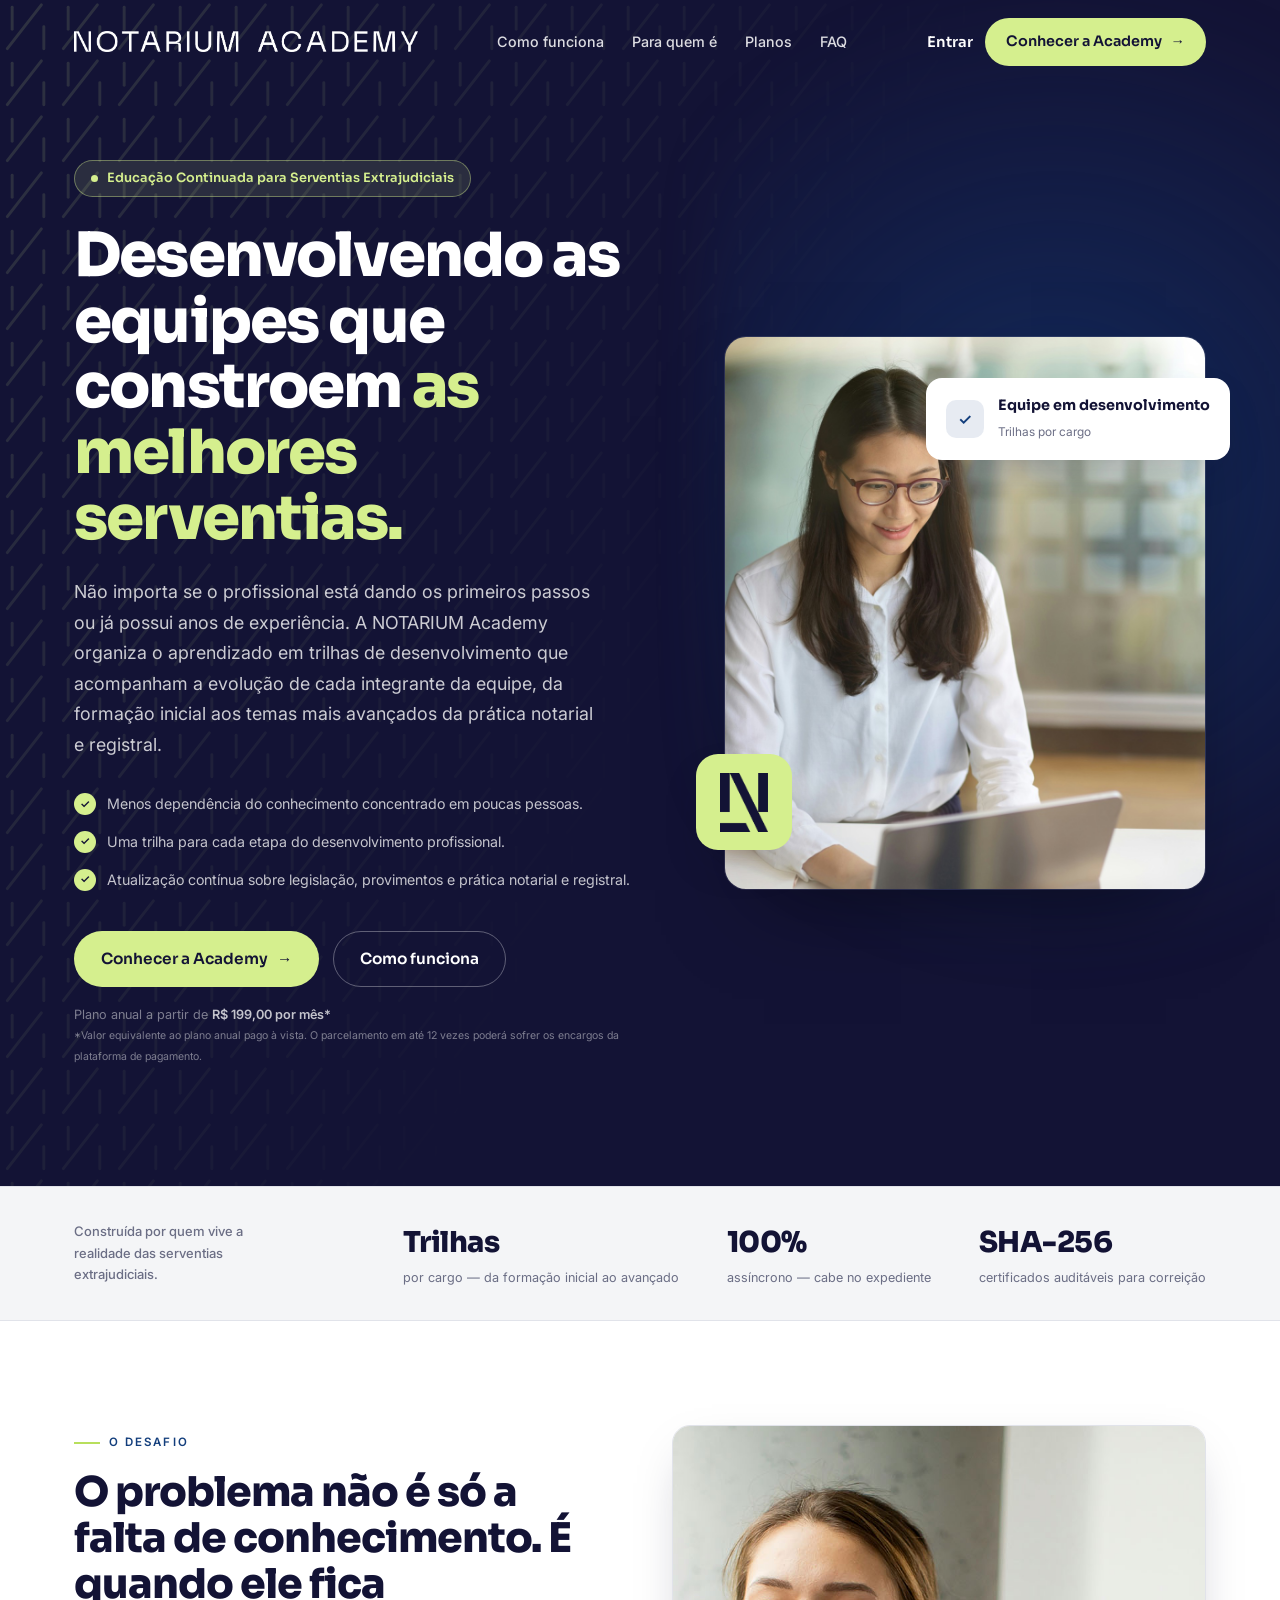
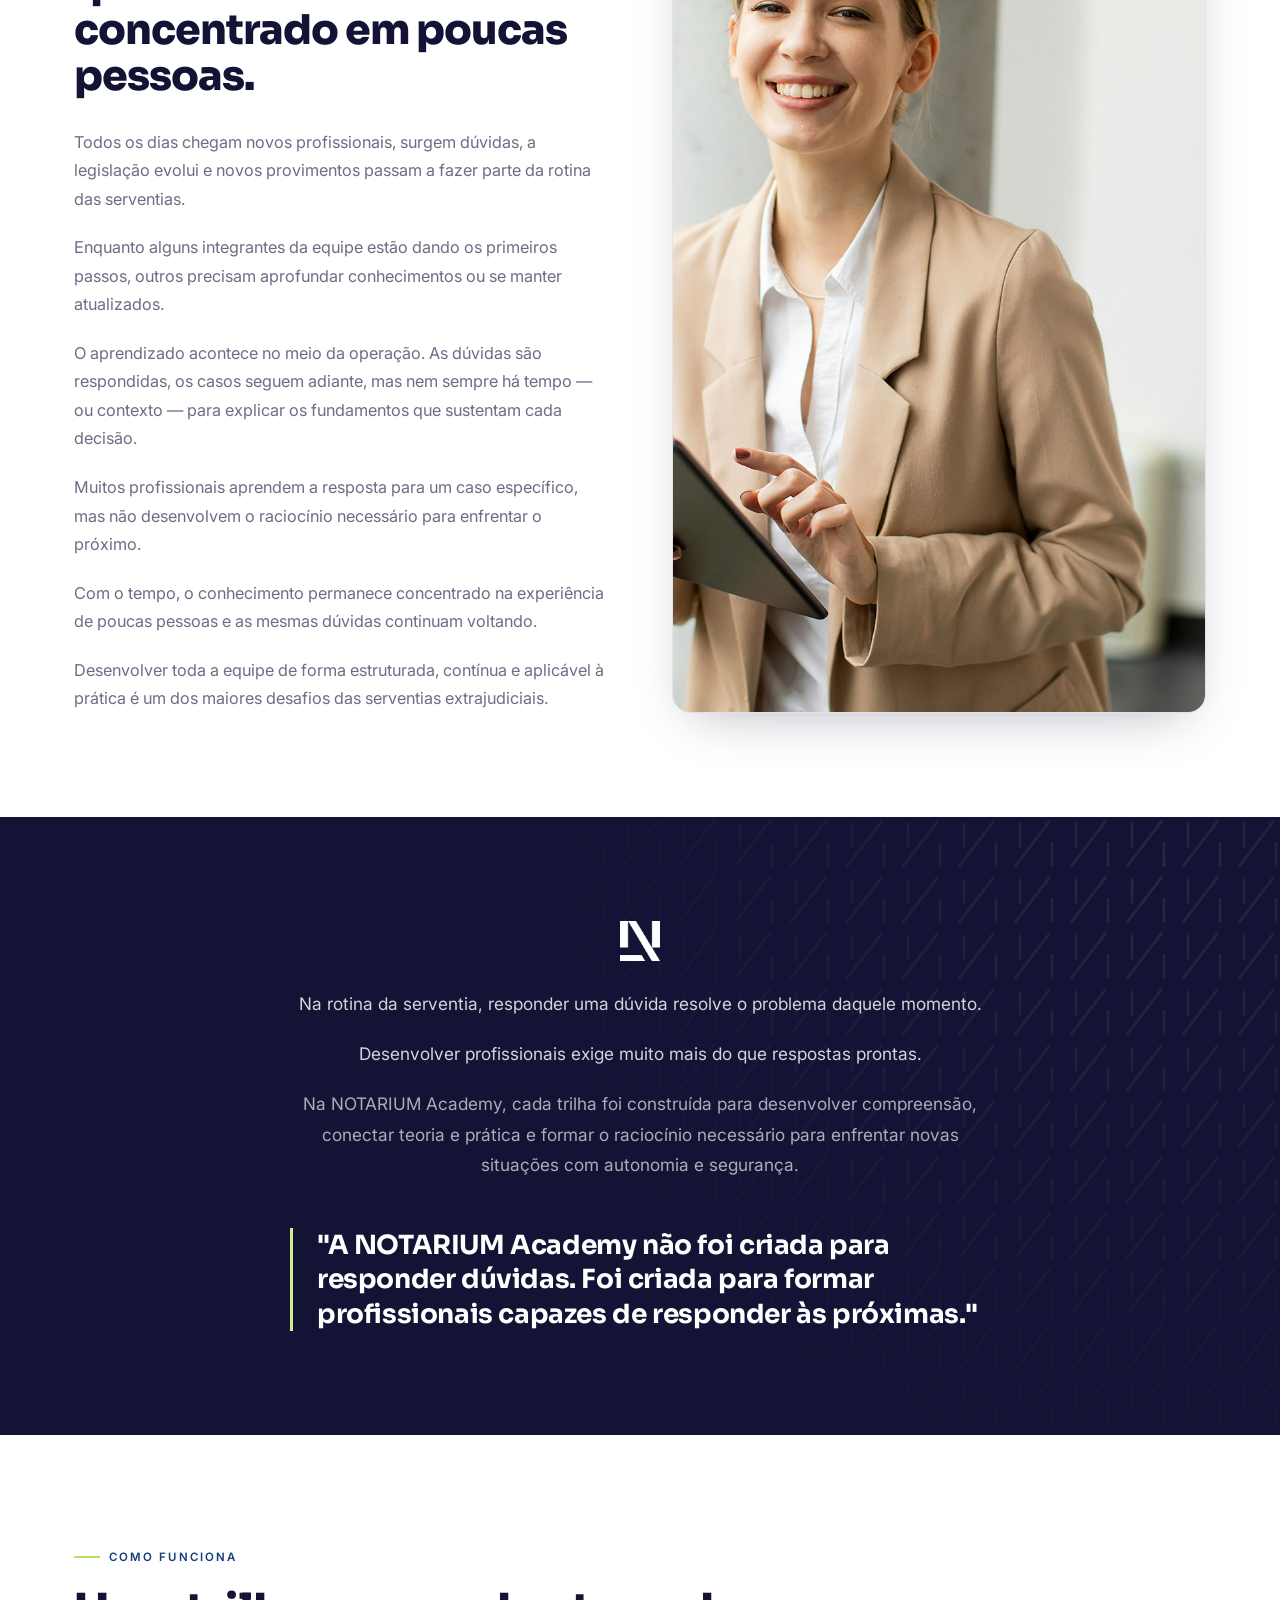
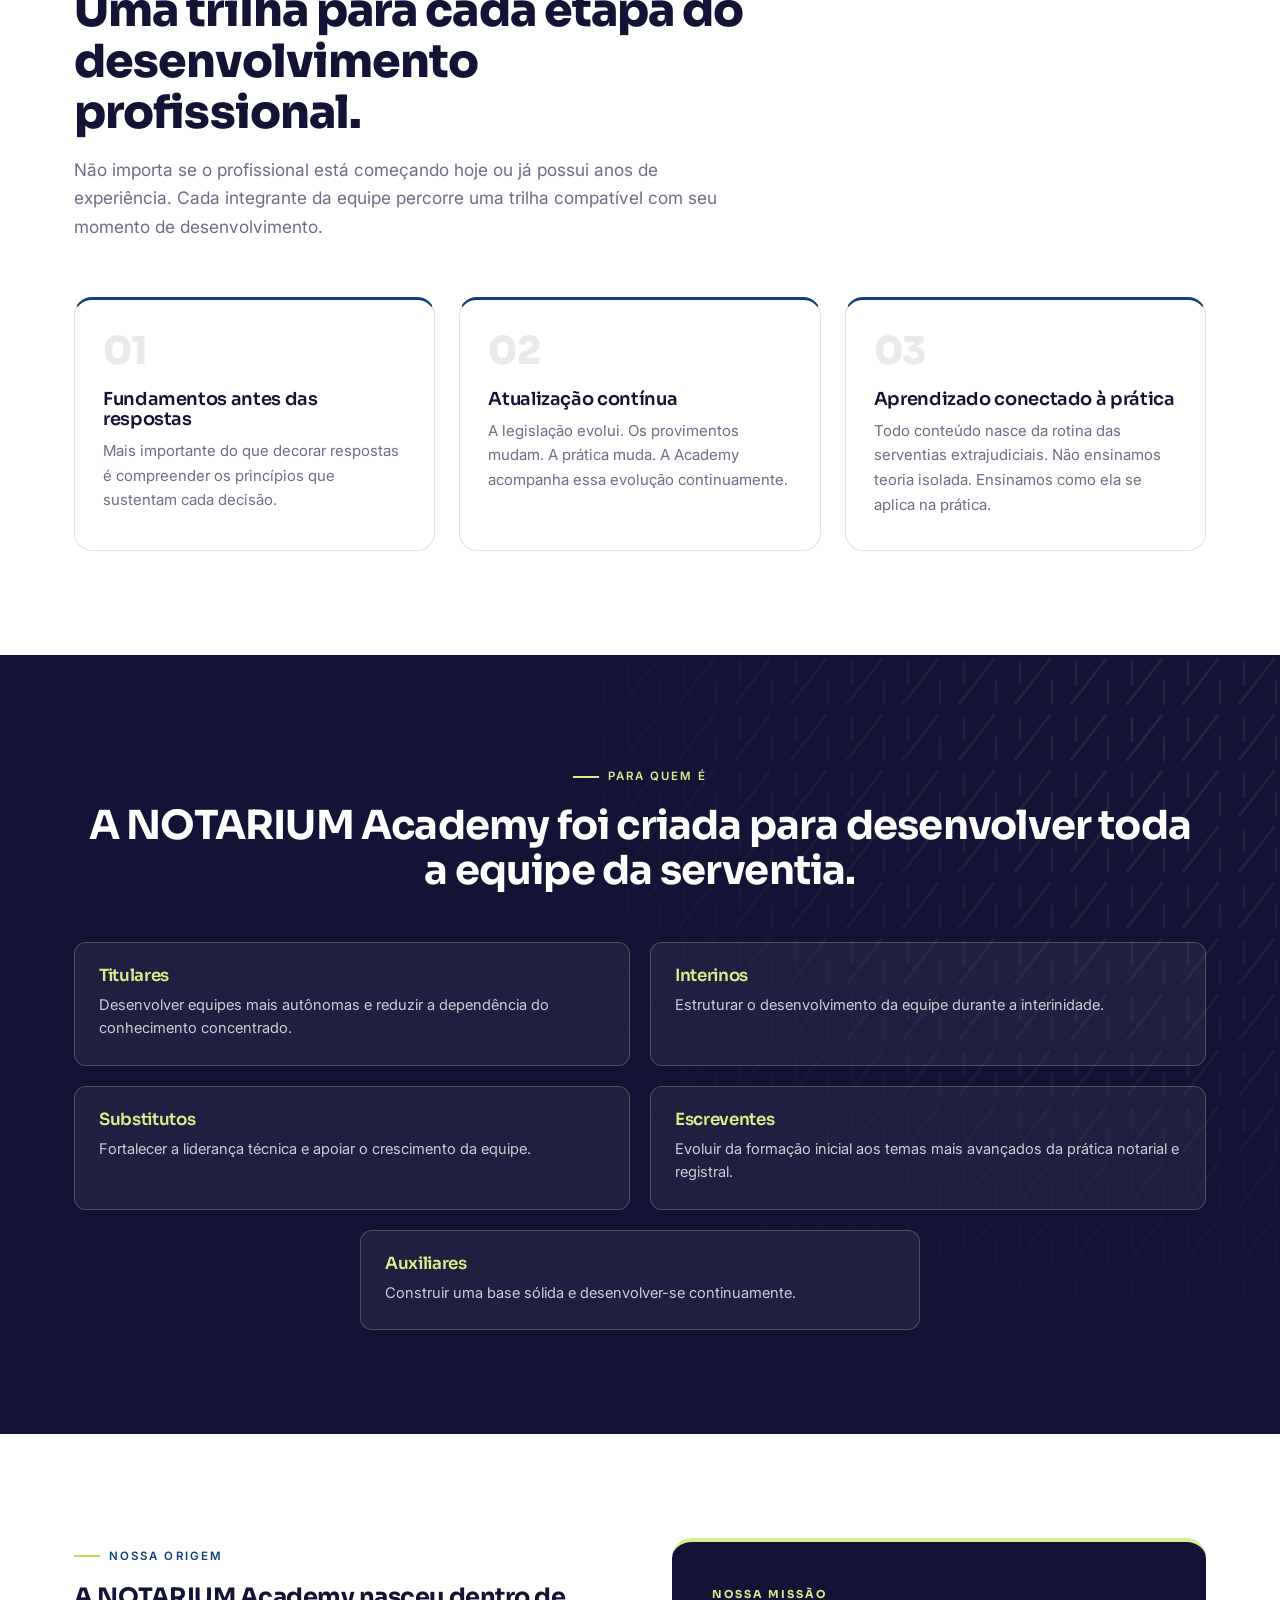
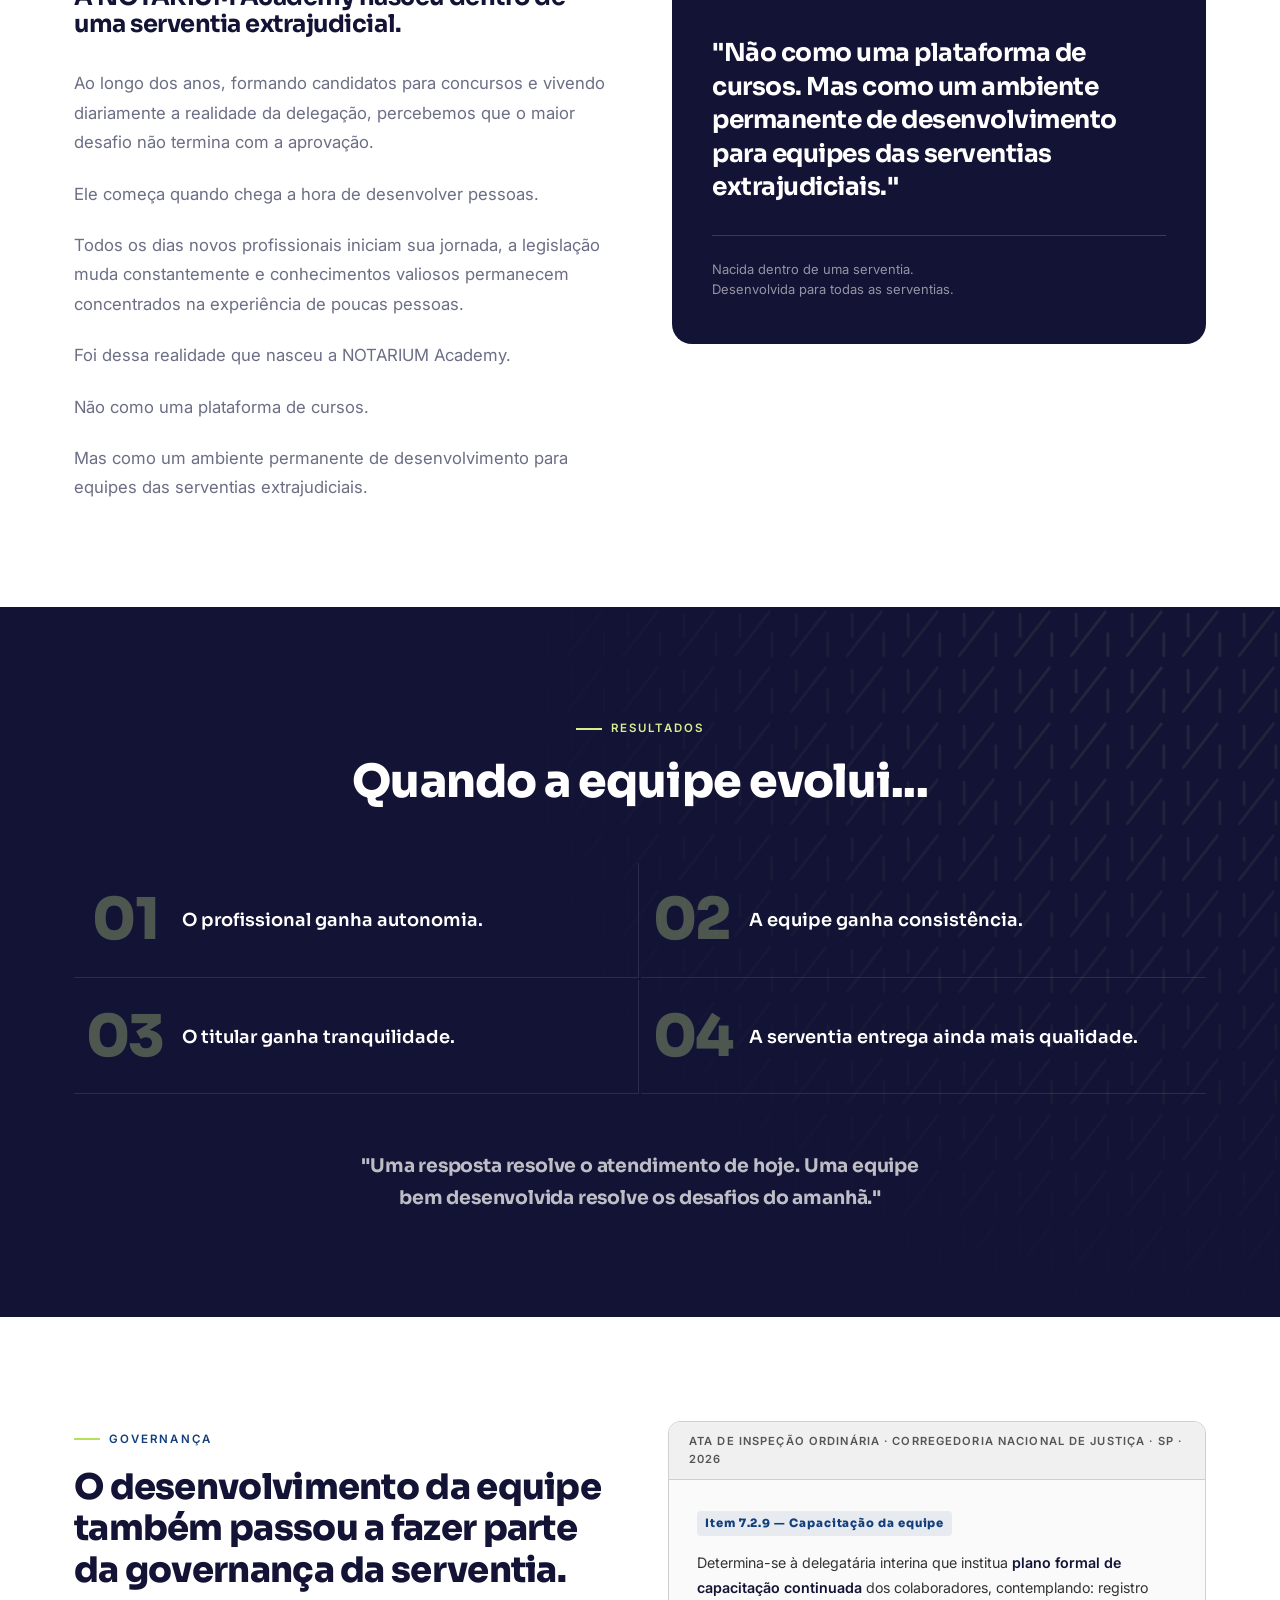
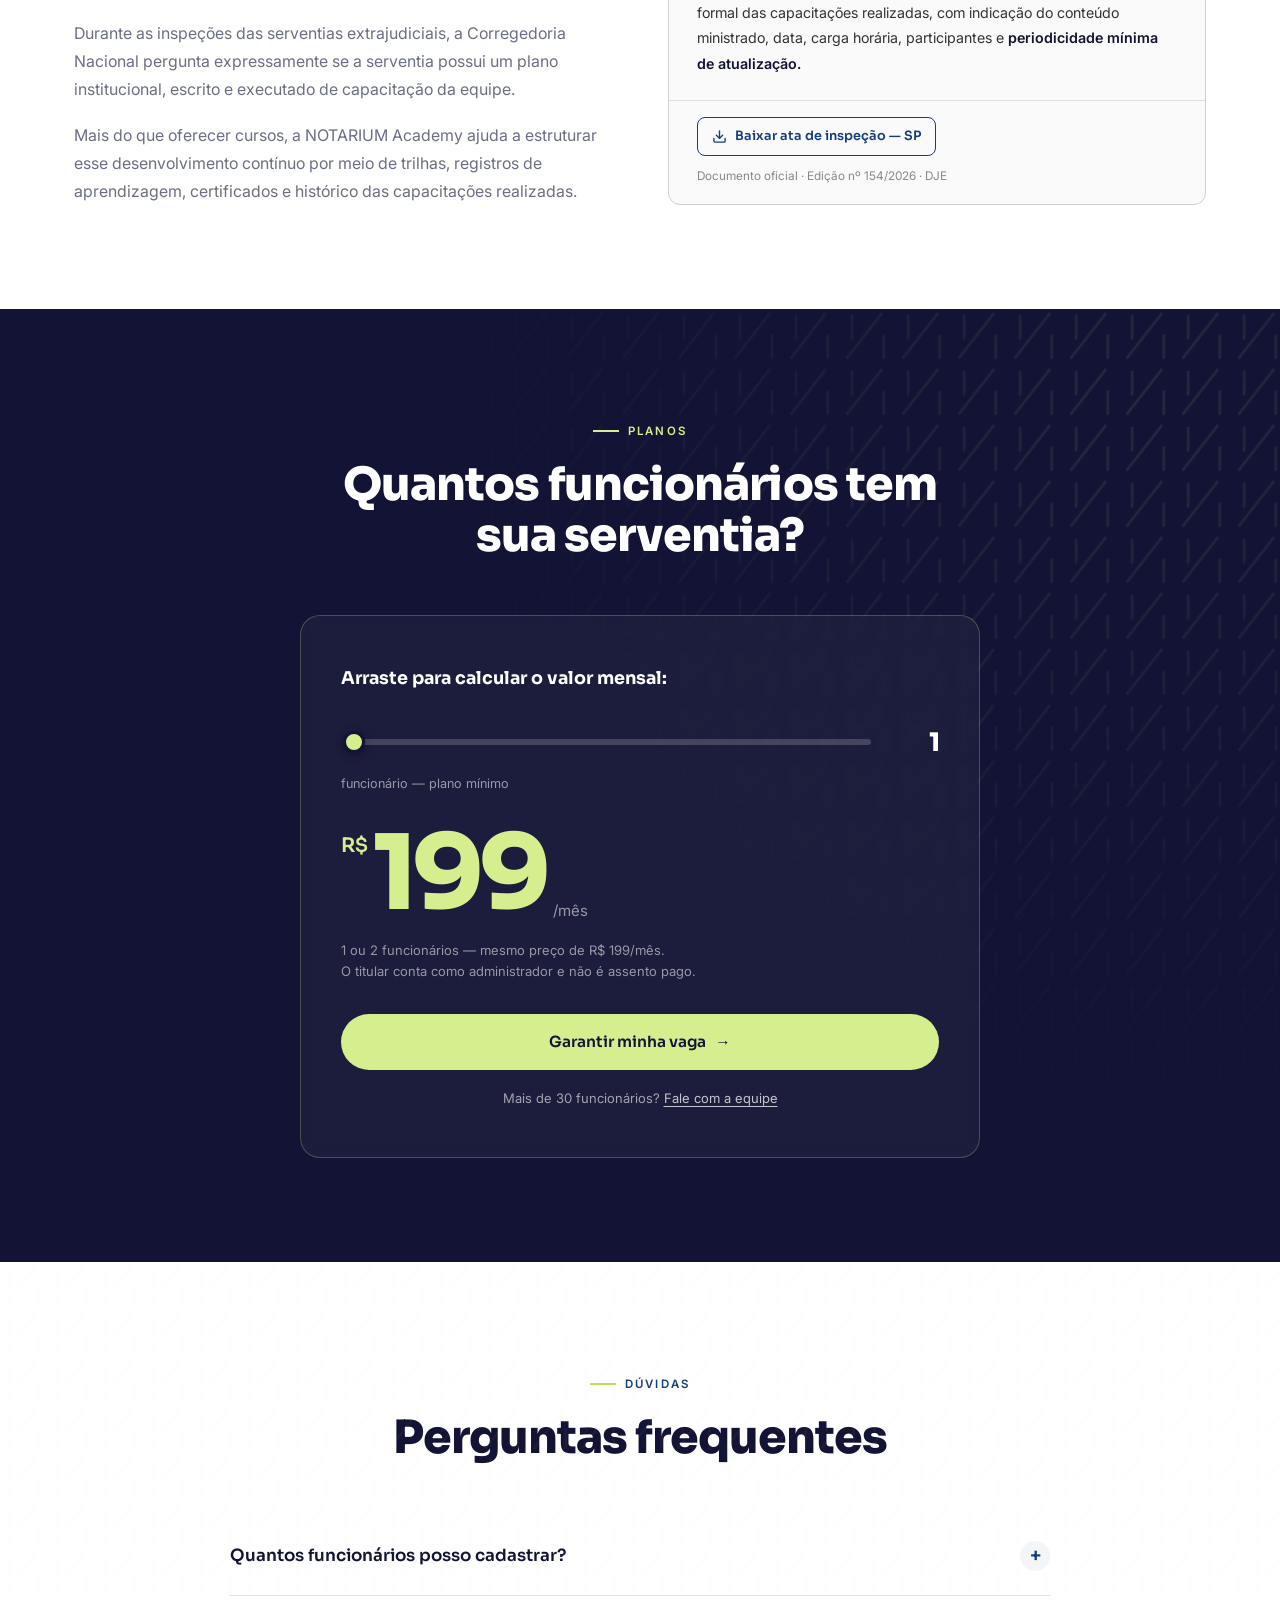
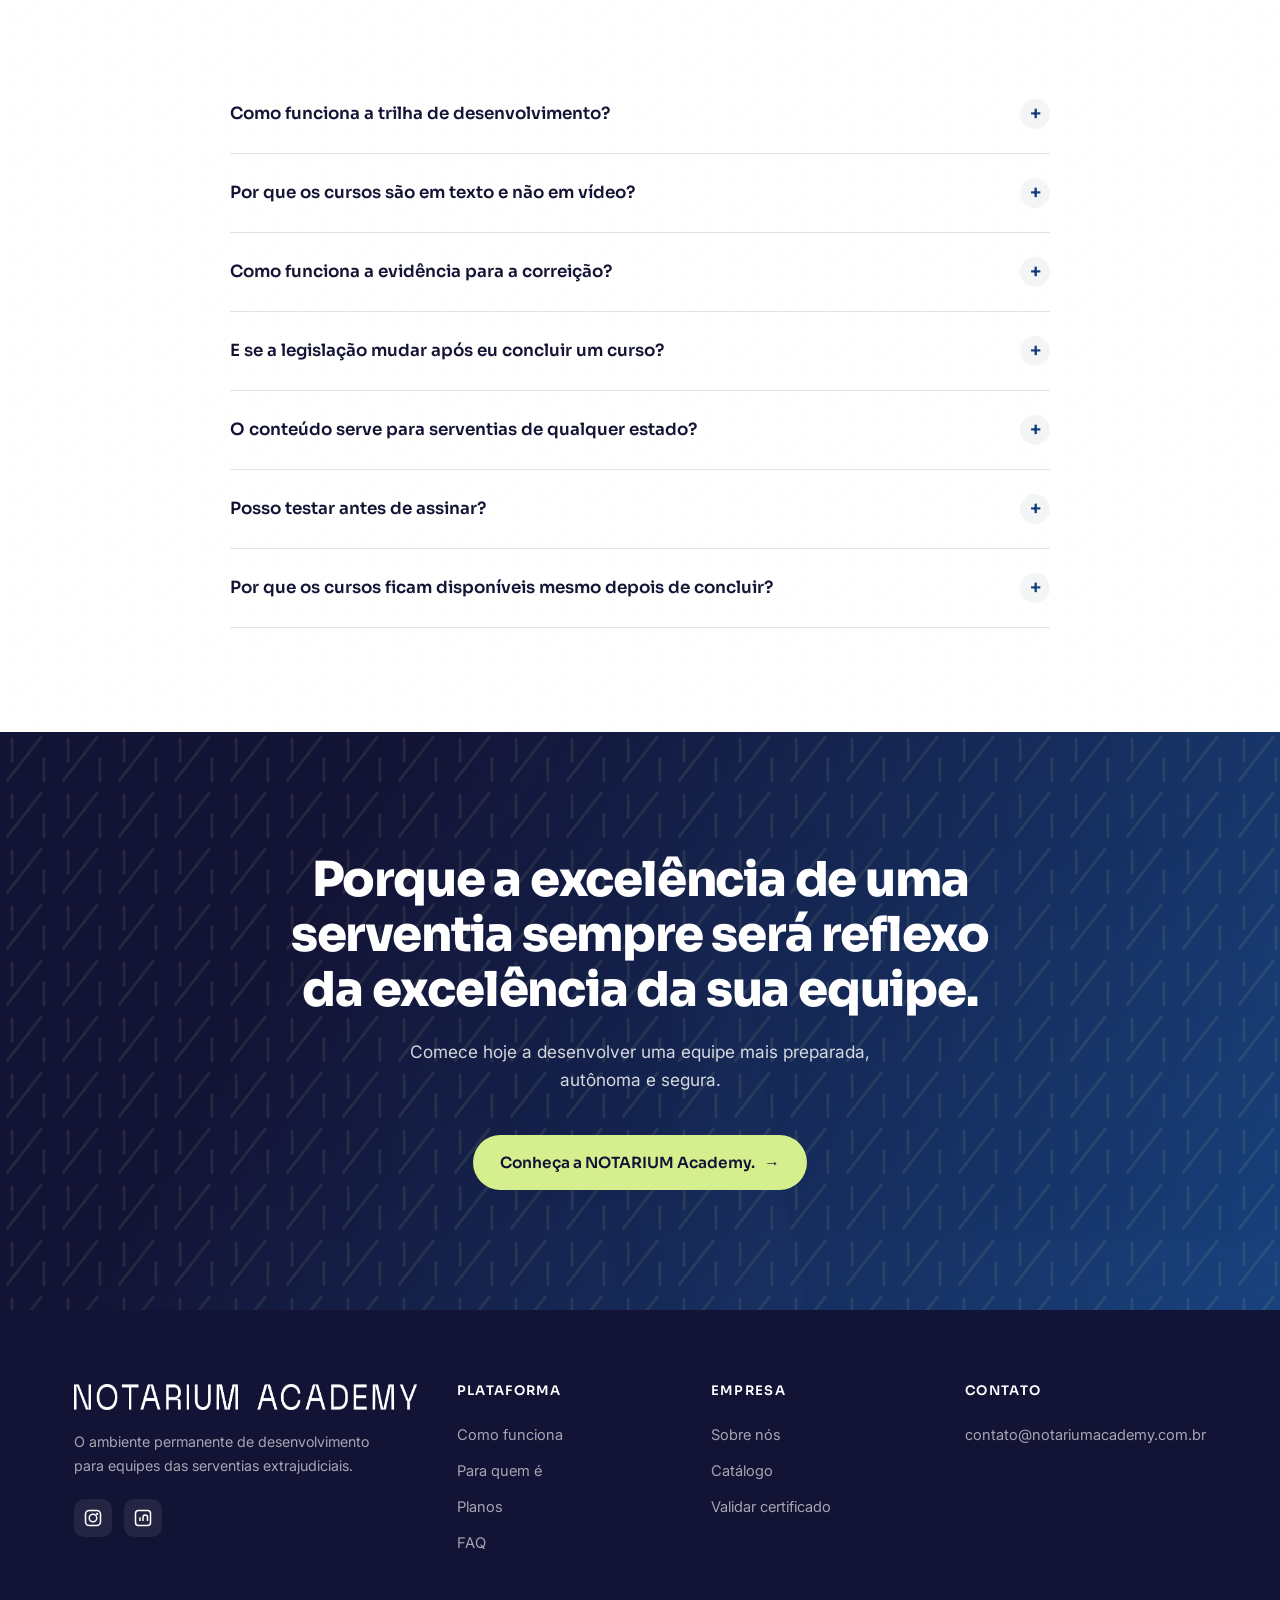
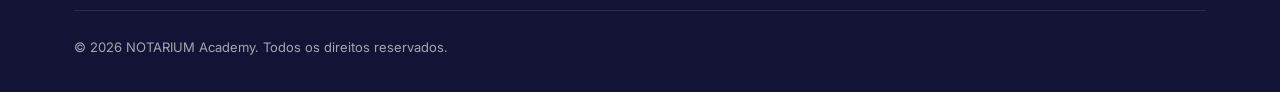
<file: lp.html>
<!DOCTYPE html>
<html lang="pt-BR">
<head>
<meta charset="UTF-8">
<meta name="viewport" content="width=device-width, initial-scale=1.0">
<title>Notarium Academy — Desenvolvendo as equipes das serventias extrajudiciais</title>
<meta name="description" content="Trilhas de desenvolvimento contínuo para toda a equipe da serventia extrajudicial. Da formação inicial aos temas mais avançados da prática notarial e registral.">
<link rel="icon" type="image/png" sizes="32x32" href="assets/brand/favicon-32.png">
<link rel="icon" type="image/png" sizes="64x64" href="assets/brand/favicon-64.png">
<link rel="apple-touch-icon" sizes="180x180" href="assets/brand/favicon-180.png">
<link rel="stylesheet" href="assets/css/style.css">
<meta property="og:type" content="website">
<meta property="og:url" content="https://marfisacacau.github.io/notarium-site/lp.html">
<meta property="og:title" content="Notarium Academy — Desenvolvendo as equipes das serventias extrajudiciais">
<meta property="og:description" content="Compliance obrigatório e formação da equipe da serventia, por assinatura — a serventia inteira, sempre atualizada. A partir de R$ 199/mês.">
<meta property="og:image" content="https://marfisacacau.github.io/notarium-site/assets/brand/favicon-180.png">
<meta property="og:site_name" content="Notarium Academy">
<meta name="twitter:card" content="summary">
<meta name="twitter:image" content="https://marfisacacau.github.io/notarium-site/assets/brand/favicon-180.png">
<style>
/* ── Overrides e seções novas ── */

/* Hero: sem foto na coluna direita — texto centralizado, mais impacto */
.lp-hero{
  position:relative;background:var(--ink);color:#fff;
  padding:160px 0 120px;overflow:hidden;
}
.lp-hero::before{
  content:"";position:absolute;inset:0;opacity:.14;
  background-image:var(--pattern-lime);background-size:56px 56px;
  -webkit-mask-image:linear-gradient(115deg,#000 0%,transparent 55%);
  mask-image:linear-gradient(115deg,#000 0%,transparent 55%);
}
.lp-hero::after{
  content:"";position:absolute;right:-10%;top:-20%;width:55%;height:120%;
  background:radial-gradient(circle at center,rgba(19,62,124,.55),transparent 62%);
  filter:blur(24px);
}
.lp-hero-inner{
  position:relative;z-index:2;
  display:grid;grid-template-columns:1.1fr .9fr;gap:60px;align-items:center;
}
.lp-hero h1{
  color:#fff;font-family:"Sora",sans-serif;font-weight:800;
  font-size:clamp(2.4rem,4.8vw,3.8rem);letter-spacing:-.03em;line-height:1.08;
}
.lp-hero h1 .hl{color:var(--lime)}
.lp-hero-sub{margin-top:26px;font-size:1.12rem;color:rgba(255,255,255,.78);max-width:520px;line-height:1.7}
.lp-hero-trust{list-style:none;padding:0;margin:32px 0 0;display:grid;gap:14px}
.lp-hero-trust li{display:flex;align-items:flex-start;gap:11px;font-size:.9rem;color:rgba(255,255,255,.75)}
.lp-hero-trust .ic{
  flex:none;width:22px;height:22px;border-radius:50%;background:var(--lime);
  color:var(--ink);display:grid;place-items:center;font-weight:700;font-size:.72rem;margin-top:1px;
}
.lp-hero-cta{display:flex;gap:14px;margin-top:40px;flex-wrap:wrap}
.lp-price-note{margin-top:18px;font-size:.8rem;color:rgba(255,255,255,.45);line-height:1.6}
.lp-price-note strong{color:rgba(255,255,255,.75)}

/* Hero media — foto com overlay e card flutuante */
.lp-hero-media{position:relative}
.lp-hero-media .photo{
  border-radius:22px;overflow:hidden;
  box-shadow:0 40px 90px -40px rgba(0,0,0,.55);
  aspect-ratio:4/4.6;border:1px solid rgba(255,255,255,.1);
}
.lp-hero-media .photo img{width:100%;height:100%;object-fit:cover}
.lp-hero-media .symbol-badge{
  position:absolute;left:-28px;bottom:40px;width:96px;height:96px;
  border-radius:22px;background:var(--lime);display:grid;place-items:center;
  box-shadow:0 18px 50px -22px rgba(19,19,53,.35);
}
.lp-hero-media .symbol-badge img{width:48px}
.lp-hero-card{
  position:absolute;right:-24px;top:42px;background:#fff;color:var(--ink);
  border-radius:16px;padding:16px 20px;
  box-shadow:0 18px 50px -22px rgba(19,19,53,.35);
  display:flex;align-items:center;gap:14px;
  animation:float 5s ease-in-out infinite;
}
@keyframes float{0%,100%{transform:translateY(0)}50%{transform:translateY(-9px)}}
.lp-hero-card .tick{
  width:38px;height:38px;border-radius:10px;background:rgba(19,62,124,.1);
  color:var(--royal);display:grid;place-items:center;font-weight:700;flex:none;
}
.lp-hero-card b{font-family:"Sora";font-size:.9rem;display:block}
.lp-hero-card span{font-size:.75rem;color:var(--muted)}

@media(max-width:900px){
  .lp-hero-inner{grid-template-columns:1fr}
  .lp-hero-media{display:none}
}

/* ── Prova ── */
.lp-proof{background:var(--grey-soft);border-top:1px solid var(--line);border-bottom:1px solid var(--line)}
.lp-proof .wrap{display:flex;align-items:center;justify-content:space-between;gap:30px;padding-top:32px;padding-bottom:32px;flex-wrap:wrap}
.lp-proof-label{font-size:.82rem;color:var(--muted);max-width:220px;font-weight:500}
.lp-proof-stats{display:flex;gap:48px;flex-wrap:wrap}
.lp-proof-stats .n{font-family:"Sora";font-weight:800;font-size:1.8rem;color:var(--ink);letter-spacing:-.02em}
.lp-proof-stats .l{font-size:.8rem;color:var(--muted)}

/* ── Seção genérica ── */
.lp-section{padding:104px 0}
.lp-section.bg-grey{background:var(--grey-soft)}
.lp-section.bg-navy{background:var(--ink);color:#fff;position:relative;overflow:hidden}
.lp-section.bg-navy::before{
  content:"";position:absolute;inset:0;opacity:.09;
  background-image:var(--pattern-lime);background-size:56px 56px;
  -webkit-mask-image:radial-gradient(circle at 90% 10%,#000,transparent 50%);
  mask-image:radial-gradient(circle at 90% 10%,#000,transparent 50%);
}
.lp-section.bg-navy .wrap{position:relative;z-index:2}

/* eyebrow dentro de navy */
.lp-section.bg-navy .eyebrow{color:var(--lime)}
.lp-section.bg-navy .eyebrow::before{background:var(--lime)}

/* ── O Desafio — duas colunas com foto ── */
.lp-desafio-grid{display:grid;grid-template-columns:1fr 1fr;gap:4rem;align-items:stretch}
.lp-desafio-left{display:grid;gap:28px;align-content:start}
.lp-desafio-grid h2{
  font-family:"Sora";font-weight:800;
  font-size:clamp(1.75rem,3.2vw,2.6rem);
  line-height:1.12;letter-spacing:-.025em;color:var(--ink);
}
.lp-desafio-photo{
  border-radius:18px;overflow:hidden;
  box-shadow:var(--shadow);
  border:1px solid var(--line);
  min-height:400px;
}
.lp-desafio-photo img{width:100%;height:100%;object-fit:cover;display:block}
.lp-desafio-body{display:grid;gap:20px}
.lp-desafio-body p{font-size:1.02rem;line-height:1.75;color:var(--muted)}
@media(max-width:768px){.lp-desafio-grid{grid-template-columns:1fr}.lp-desafio-photo{display:none}}

/* ── Muito Além — centrado com blockquote (fundo escuro) ── */
.lp-alem-inner{max-width:700px;margin:0 auto;text-align:center}
.lp-alem-inner .sym{width:40px;height:40px;margin:0 auto 28px;display:block;filter:brightness(0) invert(1)}
.lp-alem-inner p{font-size:1.08rem;line-height:1.75;color:rgba(255,255,255,.82);margin-bottom:20px}
.lp-alem-inner p:last-of-type{color:rgba(255,255,255,.65)}
.lp-blockquote{
  font-family:"Sora";font-weight:700;
  font-size:clamp(1.25rem,2.4vw,1.65rem);
  line-height:1.3;letter-spacing:-.015em;color:#fff;
  margin:48px 0 0;padding:0 0 0 1.5rem;
  border-left:3px solid var(--lime);text-align:left;
}

/* ── Como Funciona — 3 cards ── */
.lp-como-grid{display:grid;grid-template-columns:repeat(3,1fr);gap:24px;margin-top:56px}
.lp-como-card{
  background:#fff;border:1px solid var(--line);border-top:3px solid var(--royal);
  border-radius:var(--radius);padding:32px 28px;
  transition:transform .3s var(--ease),box-shadow .3s;
}
.lp-como-card:hover{transform:translateY(-5px);box-shadow:var(--shadow)}
.lp-como-card .num{
  font-family:"Sora";font-weight:800;font-size:2.4rem;color:var(--grey);
  line-height:1;letter-spacing:-.04em;margin-bottom:18px;
}
.lp-como-card:hover .num{color:var(--lime-deep)}
.lp-como-card h3{font-size:1.12rem;font-weight:600;margin-bottom:10px;color:var(--ink)}
.lp-como-card p{font-size:.94rem;color:var(--muted);line-height:1.65}
@media(max-width:768px){.lp-como-grid{grid-template-columns:1fr}}

/* ── Para Quem É — navy, grid de cards ── */
.lp-para-intro{text-align:center;margin-bottom:48px}
.lp-para-intro h2{color:#fff;font-size:clamp(1.75rem,3.2vw,2.5rem)}
.lp-para-grid{display:grid;grid-template-columns:repeat(2,1fr);gap:20px}
.lp-para-card{
  background:rgba(255,255,255,.05);border:1px solid rgba(213,239,142,.25);
  border-radius:var(--radius-sm);padding:1.5rem;
  transition:background .25s,transform .25s;
}
.lp-para-card:hover{background:rgba(255,255,255,.09);transform:translateY(-3px)}
.lp-para-card h3{font-family:"Sora";font-weight:600;font-size:1.05rem;color:var(--lime);margin-bottom:8px}
.lp-para-card p{font-size:.92rem;color:rgba(255,255,255,.78);line-height:1.6}
.lp-para-last{grid-column:1/-1;max-width:560px;margin:0 auto;width:100%}
@media(max-width:680px){.lp-para-grid{grid-template-columns:1fr}.lp-para-last{grid-column:auto}}

/* ── Por Que Existimos — 2 colunas: texto + card de origem ── */
.lp-origem-grid{display:grid;grid-template-columns:1fr 1fr;gap:64px;align-items:start;max-width:none}
.lp-origem-body{margin-top:32px;display:grid;gap:22px}
.lp-origem-body p{font-size:1.05rem;line-height:1.75;color:var(--muted)}
.lp-origem-card{
  background:var(--ink);border-radius:20px;padding:44px 40px;
  border-top:4px solid var(--lime);position:sticky;top:100px;
}
.lp-origem-card-label{
  font-family:"Sora";font-weight:700;font-size:.68rem;letter-spacing:.18em;
  text-transform:uppercase;color:var(--lime);margin-bottom:32px;display:block;
}
.lp-origem-card-quote{
  font-family:"Sora";font-weight:700;
  font-size:clamp(1.2rem,2.2vw,1.55rem);
  line-height:1.35;color:#fff;letter-spacing:-.02em;
  border:none;padding:0;margin:0;
}
.lp-origem-card-attribution{
  margin-top:32px;padding-top:24px;border-top:1px solid rgba(213,239,142,.2);
  font-size:.82rem;color:rgba(255,255,255,.55);line-height:1.5;
}
@media(max-width:900px){.lp-origem-grid{grid-template-columns:1fr}.lp-origem-card{position:static}}

/* ── FAQ — sem cinza, com textura sutil ── */
.lp-section.bg-grey{
  background:#fff;position:relative;
}
.lp-section.bg-grey::before{
  content:"";position:absolute;inset:0;pointer-events:none;
  background-image:var(--pattern-lime);background-size:48px 48px;
  opacity:.04;
}

/* ── Resultados (fundo escuro) ── */
.lp-resultados-grid{display:grid;grid-template-columns:repeat(2,1fr);gap:2px;margin-top:56px}
.lp-resultado-item{
  display:flex;align-items:center;gap:24px;
  padding:28px 12px;border-bottom:1px solid rgba(255,255,255,.1);
}
.lp-resultado-item:nth-child(odd){border-right:1px solid rgba(255,255,255,.1)}
.lp-resultado-num{
  font-family:"Sora";font-weight:800;font-size:3.6rem;
  line-height:1;color:var(--lime);opacity:.3;
  flex:none;letter-spacing:-.03em;width:72px;text-align:right;
}
.lp-resultado-item p{
  font-family:"Sora";font-weight:600;font-size:1.12rem;
  color:#fff;line-height:1.35;margin:0;
}
.lp-resultado-quote{
  margin-top:56px;text-align:center;
  font-family:"Sora";font-weight:700;
  font-size:clamp(1rem,2vw,1.18rem);
  color:rgba(255,255,255,.72);letter-spacing:-.01em;
  max-width:600px;margin-left:auto;margin-right:auto;
}
@media(max-width:680px){
  .lp-resultados-grid{grid-template-columns:1fr}
  .lp-resultado-item:nth-child(odd){border-right:none}
}

/* ── CNJ ── */
.lp-cnj-grid{display:grid;grid-template-columns:1fr 1fr;gap:56px;align-items:center}
.lp-cnj-grid h2{font-size:clamp(1.6rem,2.8vw,2.2rem);font-weight:800;color:var(--ink);line-height:1.18}
.lp-cnj-body{margin-top:28px;display:grid;gap:18px}
.lp-cnj-body p{font-size:1rem;line-height:1.75;color:var(--muted)}

/* documento real — trecho da ata */
.lp-cnj-doc{
  background:#FAFAFA;border:1px solid #D0D0D0;border-radius:12px;
  overflow:hidden;
}
.lp-cnj-doc-header{
  background:#F0F0F0;border-bottom:1px solid #D0D0D0;
  padding:10px 20px;
  font-size:.7rem;letter-spacing:.1em;font-weight:700;
  color:#555;text-transform:uppercase;font-family:"Inter",sans-serif;
}
.lp-cnj-doc-body{
  padding:28px 28px 24px;
}
.lp-cnj-item{
  display:inline-block;font-family:"Sora";font-weight:800;font-size:.72rem;
  letter-spacing:.08em;color:var(--royal);background:rgba(19,62,124,.08);
  border-radius:4px;padding:3px 8px;margin-bottom:14px;
}
.lp-cnj-doc-body p{
  font-size:.9rem;line-height:1.75;color:#333;
  font-family:"Inter",sans-serif;
}
.lp-cnj-doc-body p strong{font-weight:700;color:var(--ink)}

.lp-cnj-download{
  padding:16px 28px 20px;border-top:1px solid #E0E0E0;
  display:flex;align-items:center;gap:12px;flex-wrap:wrap;
}
.lp-cnj-download a{
  display:inline-flex;align-items:center;gap:8px;
  font-family:"Sora";font-size:.8rem;font-weight:600;
  color:var(--royal);text-decoration:none;
  border:1.5px solid var(--royal);border-radius:8px;
  padding:8px 14px;transition:background .2s,color .2s;
  white-space:nowrap;
}
.lp-cnj-download a:hover{background:var(--royal);color:#fff}
.lp-cnj-download a svg{flex:none}
.lp-cnj-download span{font-size:.74rem;color:#888;line-height:1.4}
@media(max-width:768px){.lp-cnj-grid{grid-template-columns:1fr}}

/* ── Planos / Calculadora ── */
.lp-calc-wrap{max-width:680px;margin:48px auto 0}
.lp-calc-inner{
  background:rgba(255,255,255,.04);border:1px solid rgba(213,239,142,.25);
  border-radius:20px;padding:48px 40px;backdrop-filter:blur(6px);
}
.lp-calc-q{color:#fff;font-family:"Sora";font-weight:700;font-size:1.1rem;margin-bottom:28px}
.lp-slider-row{display:flex;align-items:center;gap:18px;margin-bottom:10px}
.lp-slider-row input[type=range]{
  flex:1;-webkit-appearance:none;height:6px;border-radius:99px;
  background:rgba(255,255,255,.18);accent-color:var(--lime);cursor:pointer;
}
.lp-slider-row input[type=range]::-webkit-slider-thumb{
  -webkit-appearance:none;width:22px;height:22px;border-radius:50%;
  background:var(--lime);border:3px solid var(--ink);cursor:pointer;
  box-shadow:0 2px 8px rgba(0,0,0,.3);
}
.lp-slider-n{
  min-width:48px;text-align:right;font-family:"Sora";font-weight:800;
  font-size:1.6rem;color:#fff;letter-spacing:-.02em;
}
.lp-slider-hint{font-size:.8rem;color:rgba(255,255,255,.55);margin-bottom:28px}
.lp-calc-price{
  display:flex;align-items:baseline;gap:4px;
  font-family:"Sora";font-weight:800;line-height:1;
}
.lp-calc-price .curr{
  font-size:1.25rem;font-weight:600;color:var(--lime);
  align-self:flex-start;margin-top:.85rem;
}
.lp-calc-price .val{
  font-size:clamp(5rem,10vw,6.5rem);color:var(--lime);letter-spacing:-.05em;
}
.lp-calc-price .mo{
  font-size:.95rem;font-weight:400;color:rgba(255,255,255,.55);font-family:"Inter";
  align-self:flex-end;padding-bottom:.5rem;margin-left:4px;
}
.lp-calc-note{margin-top:14px;font-size:.82rem;color:rgba(255,255,255,.55);line-height:1.6}
.lp-calc-cta{margin-top:32px}
.lp-calc-enterprise{margin-top:18px;font-size:.82rem;color:rgba(255,255,255,.6);text-align:center}
.lp-calc-enterprise a{color:rgba(255,255,255,.75);text-decoration:underline;text-underline-offset:3px}

/* ── FAQ ── */
.lp-faq-wrap{max-width:820px;margin:0 auto}

/* ── CTA Final ── */
.lp-final{
  position:relative;overflow:hidden;
  background:var(--royal);color:#fff;
  padding:120px 0;
}
.lp-final img.bg{position:absolute;inset:0;width:100%;height:100%;object-fit:cover;opacity:.18}
.lp-final::after{
  content:"";position:absolute;inset:0;
  background:linear-gradient(120deg,var(--ink) 25%,rgba(19,62,124,.8));
}
.lp-final::before{
  content:"";position:absolute;inset:0;opacity:.09;z-index:1;
  background-image:var(--pattern-lime);background-size:56px 56px;
}
.lp-final-inner{position:relative;z-index:2;text-align:center;max-width:720px;margin:0 auto}
.lp-final-inner h2{
  color:#fff;font-family:"Sora";font-weight:800;
  font-size:clamp(1.9rem,3.8vw,3rem);line-height:1.15;letter-spacing:-.025em;
}
.lp-final-inner p{color:rgba(255,255,255,.82);margin:20px auto 0;font-size:1.08rem;max-width:540px}
.lp-final-inner .lp-hero-cta{justify-content:center;margin-top:40px}

/* reveal */
.reveal{opacity:0;transform:translateY(26px);transition:opacity .7s var(--ease),transform .7s var(--ease)}
.reveal.in{opacity:1;transform:none}

/* ── Mobile ── */
@media(max-width:680px){
  /* esconde CTA do nav — já aparece no hero */
  .site-header .nav-actions .btn{display:none}
  .nav .logo{height:18px}
}
@media(max-width:768px){
  .lp-hero{padding:110px 0 80px}
  .lp-hero h1{font-size:clamp(1.8rem,7vw,2.6rem)}
  .lp-hero-sub{font-size:1rem;margin-top:18px}
  .lp-hero-trust{margin-top:22px}
  .lp-hero-cta{flex-direction:column;gap:10px;margin-top:28px}
  .lp-hero-cta .btn,.lp-hero-cta a{width:100%;text-align:center;justify-content:center}
  .hero-pill{white-space:normal;font-size:.74rem;padding:6px 12px}

  .lp-section{padding:72px 0}

  .lp-proof .wrap{flex-direction:column;align-items:flex-start;gap:20px}
  .lp-proof-stats{gap:28px}
  .lp-proof-stats .n{font-size:1.5rem}

  .lp-calc-inner{padding:32px 24px}
  .lp-calc-price .val{font-size:clamp(3.5rem,14vw,5rem)}
  .lp-calc-price .curr{font-size:1rem;margin-top:.65rem}

  .lp-cnj-form{padding:24px 18px}

  .lp-final-inner h2{font-size:clamp(1.6rem,6vw,2.2rem)}
}
</style>
</head>
<body>

<!-- ============== HEADER ============== -->
<header class="site-header" id="header">
  <div class="wrap nav">
    <a href="#topo" aria-label="NOTARIUM Academy">
      <img src="assets/brand/logo-white.png" alt="NOTARIUM Academy" class="logo light">
      <img src="assets/brand/logo-navy.png"  alt="NOTARIUM Academy" class="logo dark">
    </a>
    <nav class="nav-links">
      <a href="#como-funciona">Como funciona</a>
      <a href="#para-quem">Para quem é</a>
      <a href="#planos">Planos</a>
      <a href="#faq">FAQ</a>
    </nav>
    <div class="nav-actions">
      <a href="https://notariumacademy.com.br/login" class="nav-login">Entrar</a>
      <a href="#planos" class="btn btn-lime">Conhecer a Academy <span class="arrow">→</span></a>
      <button class="menu-toggle" id="menuToggle" aria-label="Menu"><span></span><span></span><span></span></button>
    </div>
  </div>
</header>

<!-- ============== 1. HERO ============== -->
<section class="lp-hero" id="topo">
  <div class="wrap lp-hero-inner">
    <div class="hero-copy">
      <span class="hero-pill"><span class="dot"></span> Educação Continuada para Serventias Extrajudiciais</span>
      <h1 class="reveal">Desenvolvendo as equipes que constroem <span class="hl">as melhores serventias.</span></h1>
      <p class="lp-hero-sub reveal">
        Não importa se o profissional está dando os primeiros passos ou já possui anos de experiência.
        A NOTARIUM Academy organiza o aprendizado em trilhas de desenvolvimento que acompanham a evolução de cada integrante da equipe, da formação inicial aos temas mais avançados da prática notarial e registral.
      </p>
      <ul class="lp-hero-trust reveal">
        <li><span class="ic">✓</span> Menos dependência do conhecimento concentrado em poucas pessoas.</li>
        <li><span class="ic">✓</span> Uma trilha para cada etapa do desenvolvimento profissional.</li>
        <li><span class="ic">✓</span> Atualização contínua sobre legislação, provimentos e prática notarial e registral.</li>
      </ul>
      <div class="lp-hero-cta reveal">
        <a href="#planos" class="btn btn-lime">Conhecer a Academy <span class="arrow">→</span></a>
        <a href="#como-funciona" class="btn btn-ghost-light">Como funciona</a>
      </div>
      <p class="lp-price-note reveal">Plano anual a partir de <strong>R$ 199,00 por mês*</strong><br>
      <small>*Valor equivalente ao plano anual pago à vista. O parcelamento em até 12 vezes poderá sofrer os encargos da plataforma de pagamento.</small></p>
    </div>
    <div class="lp-hero-media reveal">
      <div class="photo"><img src="assets/img/hero.jpg" alt="Profissional da serventia estudando na plataforma"></div>
      <div class="symbol-badge"><img src="assets/brand/symbol-navy.png" alt=""></div>
      <div class="lp-hero-card">
        <div class="tick">✓</div>
        <div><b>Equipe em desenvolvimento</b><span>Trilhas por cargo</span></div>
      </div>
    </div>
  </div>
</section>

<!-- ============== PROVA ============== -->
<div class="lp-proof">
  <div class="wrap">
    <p class="lp-proof-label">Construída por quem vive a realidade das serventias extrajudiciais.</p>
    <div class="lp-proof-stats">
      <div><div class="n">Trilhas</div><div class="l">por cargo — da formação inicial ao avançado</div></div>
      <div><div class="n">100%</div><div class="l">assíncrono — cabe no expediente</div></div>
      <div><div class="n">SHA-256</div><div class="l">certificados auditáveis para correição</div></div>
    </div>
  </div>
</div>

<!-- ============== 2. O DESAFIO ============== -->
<section class="lp-section" id="desafio">
  <div class="wrap">
    <div class="lp-desafio-grid">
      <div class="lp-desafio-left">
        <div class="reveal">
          <span class="eyebrow">O Desafio</span>
          <h2>O problema não é só a falta de conhecimento. É quando ele fica concentrado em poucas pessoas.</h2>
        </div>
        <div class="lp-desafio-body">
          <p class="reveal">Todos os dias chegam novos profissionais, surgem dúvidas, a legislação evolui e novos provimentos passam a fazer parte da rotina das serventias.</p>
          <p class="reveal">Enquanto alguns integrantes da equipe estão dando os primeiros passos, outros precisam aprofundar conhecimentos ou se manter atualizados.</p>
          <p class="reveal">O aprendizado acontece no meio da operação. As dúvidas são respondidas, os casos seguem adiante, mas nem sempre há tempo — ou contexto — para explicar os fundamentos que sustentam cada decisão.</p>
          <p class="reveal">Muitos profissionais aprendem a resposta para um caso específico, mas não desenvolvem o raciocínio necessário para enfrentar o próximo.</p>
          <p class="reveal">Com o tempo, o conhecimento permanece concentrado na experiência de poucas pessoas e as mesmas dúvidas continuam voltando.</p>
          <p class="reveal">Desenvolver toda a equipe de forma estruturada, contínua e aplicável à prática é um dos maiores desafios das serventias extrajudiciais.</p>
        </div>
      </div>
      <div class="lp-desafio-photo reveal">
        <img src="assets/img/desafio.jpg" alt="Profissional da serventia">
      </div>
    </div>
  </div>
</section>

<!-- ============== 3. MUITO ALÉM DAS RESPOSTAS PRONTAS ============== -->
<section class="lp-section bg-navy">
  <div class="wrap">
    <div class="lp-alem-inner reveal">
      <img src="assets/brand/symbol-navy.png" alt="" class="sym">
      <p>Na rotina da serventia, responder uma dúvida resolve o problema daquele momento.</p>
      <p>Desenvolver profissionais exige muito mais do que respostas prontas.</p>
      <p>Na NOTARIUM Academy, cada trilha foi construída para desenvolver compreensão, conectar teoria e prática e formar o raciocínio necessário para enfrentar novas situações com autonomia e segurança.</p>
      <blockquote class="lp-blockquote">
        "A NOTARIUM Academy não foi criada para responder dúvidas. Foi criada para formar profissionais capazes de responder às próximas."
      </blockquote>
    </div>
  </div>
</section>

<!-- ============== 4. COMO FUNCIONA ============== -->
<section class="lp-section" id="como-funciona">
  <div class="wrap">
    <div class="section-head reveal">
      <span class="eyebrow">Como Funciona</span>
      <h2>Uma trilha para cada etapa do desenvolvimento profissional.</h2>
      <p>Não importa se o profissional está começando hoje ou já possui anos de experiência. Cada integrante da equipe percorre uma trilha compatível com seu momento de desenvolvimento.</p>
    </div>
    <div class="lp-como-grid">
      <div class="lp-como-card reveal">
        <div class="num">01</div>
        <h3>Fundamentos antes das respostas</h3>
        <p>Mais importante do que decorar respostas é compreender os princípios que sustentam cada decisão.</p>
      </div>
      <div class="lp-como-card reveal">
        <div class="num">02</div>
        <h3>Atualização contínua</h3>
        <p>A legislação evolui. Os provimentos mudam. A prática muda. A Academy acompanha essa evolução continuamente.</p>
      </div>
      <div class="lp-como-card reveal">
        <div class="num">03</div>
        <h3>Aprendizado conectado à prática</h3>
        <p>Todo conteúdo nasce da rotina das serventias extrajudiciais. Não ensinamos teoria isolada. Ensinamos como ela se aplica na prática.</p>
      </div>
    </div>
  </div>
</section>

<!-- ============== 5. PARA QUEM É ============== -->
<section class="lp-section bg-navy" id="para-quem">
  <div class="wrap">
    <div class="lp-para-intro reveal">
      <span class="eyebrow">Para quem é</span>
      <h2>A NOTARIUM Academy foi criada para desenvolver toda a equipe da serventia.</h2>
    </div>
    <div class="lp-para-grid">
      <div class="lp-para-card reveal">
        <h3>Titulares</h3>
        <p>Desenvolver equipes mais autônomas e reduzir a dependência do conhecimento concentrado.</p>
      </div>
      <div class="lp-para-card reveal">
        <h3>Interinos</h3>
        <p>Estruturar o desenvolvimento da equipe durante a interinidade.</p>
      </div>
      <div class="lp-para-card reveal">
        <h3>Substitutos</h3>
        <p>Fortalecer a liderança técnica e apoiar o crescimento da equipe.</p>
      </div>
      <div class="lp-para-card reveal">
        <h3>Escreventes</h3>
        <p>Evoluir da formação inicial aos temas mais avançados da prática notarial e registral.</p>
      </div>
      <div class="lp-para-card lp-para-last reveal">
        <h3>Auxiliares</h3>
        <p>Construir uma base sólida e desenvolver-se continuamente.</p>
      </div>
    </div>
  </div>
</section>

<!-- ============== 6. POR QUE EXISTIMOS ============== -->
<section class="lp-section">
  <div class="wrap">
    <div class="lp-origem-grid">
      <div>
        <div class="reveal">
          <span class="eyebrow">Nossa origem</span>
          <h2>A NOTARIUM Academy nasceu dentro de uma serventia extrajudicial.</h2>
        </div>
        <div class="lp-origem-body">
          <p class="reveal">Ao longo dos anos, formando candidatos para concursos e vivendo diariamente a realidade da delegação, percebemos que o maior desafio não termina com a aprovação.</p>
          <p class="reveal">Ele começa quando chega a hora de desenvolver pessoas.</p>
          <p class="reveal">Todos os dias novos profissionais iniciam sua jornada, a legislação muda constantemente e conhecimentos valiosos permanecem concentrados na experiência de poucas pessoas.</p>
          <p class="reveal">Foi dessa realidade que nasceu a NOTARIUM Academy.</p>
          <p class="reveal">Não como uma plataforma de cursos.</p>
          <p class="reveal">Mas como um ambiente permanente de desenvolvimento para equipes das serventias extrajudiciais.</p>
        </div>
      </div>
      <div class="lp-origem-card reveal">
        <span class="lp-origem-card-label">Nossa missão</span>
        <blockquote class="lp-origem-card-quote">
          "Não como uma plataforma de cursos. Mas como um ambiente permanente de desenvolvimento para equipes das serventias extrajudiciais."
        </blockquote>
        <p class="lp-origem-card-attribution">
          Nacida dentro de uma serventia.<br>
          Desenvolvida para todas as serventias.
        </p>
      </div>
    </div>
  </div>
</section>

<!-- ============== 7. RESULTADOS ============== -->
<section class="lp-section bg-navy">
  <div class="wrap">
    <div class="section-head center reveal">
      <span class="eyebrow">Resultados</span>
      <h2 style="color:#fff">Quando a equipe evolui...</h2>
    </div>
    <div class="lp-resultados-grid">
      <div class="lp-resultado-item reveal">
        <span class="lp-resultado-num">01</span>
        <p>O profissional ganha autonomia.</p>
      </div>
      <div class="lp-resultado-item reveal">
        <span class="lp-resultado-num">02</span>
        <p>A equipe ganha consistência.</p>
      </div>
      <div class="lp-resultado-item reveal">
        <span class="lp-resultado-num">03</span>
        <p>O titular ganha tranquilidade.</p>
      </div>
      <div class="lp-resultado-item reveal">
        <span class="lp-resultado-num">04</span>
        <p>A serventia entrega ainda mais qualidade.</p>
      </div>
    </div>
    <p class="lp-resultado-quote reveal">
      "Uma resposta resolve o atendimento de hoje. Uma equipe bem desenvolvida resolve os desafios do amanhã."
    </p>
  </div>
</section>

<!-- ============== 8. CNJ ============== -->
<section class="lp-section">
  <div class="wrap">
    <div class="lp-cnj-grid">
      <div class="reveal">
        <span class="eyebrow">Governança</span>
        <h2>O desenvolvimento da equipe também passou a fazer parte da governança da serventia.</h2>
        <div class="lp-cnj-body">
          <p>Durante as inspeções das serventias extrajudiciais, a Corregedoria Nacional pergunta expressamente se a serventia possui um plano institucional, escrito e executado de capacitação da equipe.</p>
          <p>Mais do que oferecer cursos, a NOTARIUM Academy ajuda a estruturar esse desenvolvimento contínuo por meio de trilhas, registros de aprendizagem, certificados e histórico das capacitações realizadas.</p>
        </div>
      </div>
      <div class="lp-cnj-doc reveal">
        <div class="lp-cnj-doc-header">Ata de Inspeção Ordinária · Corregedoria Nacional de Justiça · SP · 2026</div>
        <div class="lp-cnj-doc-body">
          <span class="lp-cnj-item">Item 7.2.9 — Capacitação da equipe</span>
          <p>Determina-se à delegatária interina que institua <strong>plano formal de capacitação continuada</strong> dos colaboradores, contemplando: registro formal das capacitações realizadas, com indicação do conteúdo ministrado, data, carga horária, participantes e <strong>periodicidade mínima de atualização.</strong></p>
        </div>
        <div class="lp-cnj-download">
          <a href="assets/docs/ata-inspecao-cnj-sp.pdf" download>
            <svg width="15" height="15" viewBox="0 0 24 24" fill="none" stroke="currentColor" stroke-width="2.2" stroke-linecap="round" stroke-linejoin="round"><path d="M21 15v4a2 2 0 0 1-2 2H5a2 2 0 0 1-2-2v-4"/><polyline points="7 10 12 15 17 10"/><line x1="12" y1="15" x2="12" y2="3"/></svg>
            Baixar ata de inspeção — SP
          </a>
          <span>Documento oficial · Edição nº 154/2026 · DJE</span>
        </div>
      </div>
    </div>
  </div>
</section>

<!-- ============== 9. PLANOS / CALCULADORA ============== -->
<section class="lp-section bg-navy" id="planos">
  <div class="wrap">
    <div class="section-head center reveal">
      <span class="eyebrow">Planos</span>
      <h2 style="color:#fff">Quantos funcionários tem sua serventia?</h2>
    </div>
    <div class="lp-calc-wrap">
      <div class="lp-calc-inner reveal">
        <p class="lp-calc-q">Arraste para calcular o valor mensal:</p>
        <div class="lp-slider-row">
          <input type="range" id="funcSlider" min="1" max="30" value="1" oninput="updateCalc(this.value)">
          <div class="lp-slider-n" id="funcN">1</div>
        </div>
        <div class="lp-slider-hint" id="funcHint">funcionário — plano mínimo</div>
        <div class="lp-calc-price">
          <span class="curr">R$</span><span class="val" id="calcPrice">199</span><span class="mo">/mês</span>
        </div>
        <p class="lp-calc-note" id="calcNote">1 ou 2 funcionários — mesmo preço de R$ 199/mês.<br>O titular conta como administrador e não é assento pago.</p>
        <div class="lp-calc-cta">
          <a href="https://notariumacademy.com.br/checkout" class="btn btn-lime" style="width:100%;justify-content:center">Garantir minha vaga <span class="arrow">→</span></a>
        </div>
        <p class="lp-calc-enterprise">Mais de 30 funcionários? <a href="mailto:contato@notariumacademy.com.br">Fale com a equipe</a></p>
      </div>
    </div>
  </div>
</section>

<!-- ============== 10. FAQ ============== -->
<section class="lp-section bg-grey" id="faq">
  <div class="wrap">
    <div class="section-head center reveal" style="margin-left:auto;margin-right:auto">
      <span class="eyebrow">Dúvidas</span>
      <h2>Perguntas frequentes</h2>
    </div>
    <div class="lp-faq-wrap faq-grid">
      <div class="qa reveal">
        <button onclick="toggleQa(this)">Quantos funcionários posso cadastrar? <span class="ic">+</span></button>
        <div class="ans"><p>Todos. O plano é por assento cadastrado (funcionário com login). A fórmula é R$&nbsp;199 fixo para até 2 funcionários, +R$&nbsp;50 por funcionário a partir do 3º. O titular é o administrador e não conta como assento. Serventias com mais de 30 funcionários entram em contato para proposta Enterprise.</p></div>
      </div>
      <div class="qa reveal">
        <button onclick="toggleQa(this)">O que está incluído no plano? <span class="ic">+</span></button>
        <div class="ans"><p>Acesso completo às trilhas de desenvolvimento por cargo, cursos avulsos, atualizações contínuas sobre legislação e provimentos, registros de aprendizagem, certificados e histórico das capacitações realizadas por cada integrante da equipe.</p></div>
      </div>
      <div class="qa reveal">
        <button onclick="toggleQa(this)">Como funciona a trilha de desenvolvimento? <span class="ic">+</span></button>
        <div class="ans"><p>Cada integrante percorre uma trilha compatível com seu momento profissional, dos fundamentos aos temas avançados, com atividades conectadas à rotina real da serventia.</p></div>
      </div>
      <div class="qa reveal">
        <button onclick="toggleQa(this)">Por que os cursos são em texto e não em vídeo? <span class="ic">+</span></button>
        <div class="ans"><p>Porque o aprendizado precisa caber no expediente. Texto com casos e quiz é lido entre dois atendimentos, em 5–10 minutos, é pesquisável e gera evidência auditável. Vídeo exige parar o balcão — e ninguém o reassiste.</p></div>
      </div>
      <div class="qa reveal">
        <button onclick="toggleQa(this)">Como funciona a evidência para a correição? <span class="ic">+</span></button>
        <div class="ans"><p>Cada conclusão gera um certificado com hash SHA-256 de validação pública. O painel do titular consolida tudo num relatório PDF com QR Code — a Corregedoria escaneia e confere cada certificado online. O certificado atende integralmente ao art. 94, V, do CNN — Prov. CNJ 149/2023 (LGPD) — e ao art. 143, §1º, I e art. 144, §2º, III do CNN — Prov. CNJ 161/2024 (PLD/FT). Sem lista de presença em papel.</p></div>
      </div>
      <div class="qa reveal">
        <button onclick="toggleQa(this)">E se a legislação mudar após eu concluir um curso? <span class="ic">+</span></button>
        <div class="ans"><p>Os conteúdos são revisados e atualizados continuamente. Sempre que a legislação, os provimentos ou a prática mudam, a Academy incorpora essas atualizações e sinaliza aos alunos os pontos que evoluíram.</p></div>
      </div>
      <div class="qa reveal">
        <button onclick="toggleQa(this)">O conteúdo serve para serventias de qualquer estado? <span class="ic">+</span></button>
        <div class="ans"><p>Sim. As obrigações de capacitação são federais (Provimentos CNJ válidos em todas as UFs), então o compliance atende o Brasil inteiro. O conteúdo técnico estadual é adicionado por UF conforme a expansão.</p></div>
      </div>
      <div class="qa reveal">
        <button onclick="toggleQa(this)">Posso testar antes de assinar? <span class="ic">+</span></button>
        <div class="ans"><p>Pode. Ao se cadastrar você recebe acesso gratuito a 1 curso completo com certificado-amostra — para você e sua equipe sentirem o formato antes de escolher o plano.</p></div>
      </div>
      <div class="qa reveal">
        <button onclick="toggleQa(this)">Por que os cursos ficam disponíveis mesmo depois de concluir? <span class="ic">+</span></button>
        <div class="ans"><p>Porque aprender não acontece em uma única exposição ao conteúdo. Um dos resultados mais consistentes da ciência da aprendizagem é que a retenção melhora significativamente quando o conteúdo é revisitado ao longo do tempo — em vez de estudado apenas uma vez. Esse fenômeno é chamado de <em>spacing effect</em> e foi demonstrado por Ebbinghaus (1885) e confirmado por pesquisas posteriores. Quando surgir uma dúvida real na serventia, o colaborador volta ao conteúdo exato, revisa o procedimento e aplica com segurança.</p></div>
      </div>
    </div>
  </div>
</section>

<!-- ============== 11. CTA FINAL ============== -->
<section class="lp-final">
  <img src="assets/img/hero.jpg" alt="" class="bg">
  <div class="wrap">
    <div class="lp-final-inner reveal">
      <h2>Porque a excelência de uma serventia sempre será reflexo da excelência da sua equipe.</h2>
      <p>Comece hoje a desenvolver uma equipe mais preparada, autônoma e segura.</p>
      <div class="lp-hero-cta">
        <a href="https://notariumacademy.com.br/checkout" class="btn btn-lime">Conheça a NOTARIUM Academy. <span class="arrow">→</span></a>
      </div>
    </div>
  </div>
</section>

<!-- ============== FOOTER ============== -->
<footer class="site-footer">
  <div class="wrap">
    <div class="foot-grid">
      <div class="foot-brand">
        <img src="assets/brand/logo-white.png" alt="NOTARIUM Academy" class="flogo">
        <p>O ambiente permanente de desenvolvimento para equipes das serventias extrajudiciais.</p>
        <div class="foot-soc">
          <a href="#" aria-label="Instagram">
            <svg width="18" height="18" viewBox="0 0 24 24" fill="none" stroke="currentColor" stroke-width="2"><rect x="2" y="2" width="20" height="20" rx="5"/><circle cx="12" cy="12" r="5"/><circle cx="17.5" cy="6.5" r="1.5" fill="currentColor" stroke="none"/></svg>
          </a>
          <a href="#" aria-label="LinkedIn">
            <svg width="18" height="18" viewBox="0 0 24 24" fill="none" stroke="currentColor" stroke-width="2"><rect x="2" y="2" width="20" height="20" rx="4"/><path d="M8 11v5M8 8v.01M12 16v-5M12 11a3 3 0 016 0v5"/></svg>
          </a>
        </div>
      </div>
      <div class="foot-col">
        <h4>Plataforma</h4>
        <a href="#como-funciona">Como funciona</a>
        <a href="#para-quem">Para quem é</a>
        <a href="#planos">Planos</a>
        <a href="#faq">FAQ</a>
      </div>
      <div class="foot-col">
        <h4>Empresa</h4>
        <a href="#">Sobre nós</a>
        <a href="catalogo.html">Catálogo</a>
        <a href="https://notariumacademy.com.br/certificados">Validar certificado</a>
      </div>
      <div class="foot-col">
        <h4>Contato</h4>
        <a href="mailto:contato@notariumacademy.com.br">contato@notariumacademy.com.br</a>
      </div>
    </div>
    <div class="foot-bottom">
      <span>© 2026 NOTARIUM Academy. Todos os direitos reservados.</span>
    </div>
  </div>
</footer>

<script>
// Header scroll
const header = document.getElementById('header');
window.addEventListener('scroll', () => {
  header.classList.toggle('scrolled', window.scrollY > 60);
}, {passive:true});

// Menu mobile
document.getElementById('menuToggle').addEventListener('click', () => {
  header.classList.toggle('nav-mobile-open');
});

// Reveal on scroll — escalonado por grupo de seção
const revealEls = document.querySelectorAll('.reveal');
revealEls.forEach((el, i) => {
  const siblings = Array.from(el.parentElement.querySelectorAll('.reveal'));
  const idx = siblings.indexOf(el);
  if(idx > 0) el.style.transitionDelay = (idx * 80) + 'ms';
});
const io = new IntersectionObserver((entries) => {
  entries.forEach(e => {
    if(e.isIntersecting){
      e.target.classList.add('in');
      io.unobserve(e.target);
    }
  });
}, {threshold:0.08, rootMargin:'0px 0px -90px 0px'});
revealEls.forEach(el => io.observe(el));

// Calculadora
function updateCalc(v){
  v = parseInt(v);
  document.getElementById('funcN').textContent = v;
  const price = v <= 2 ? 199 : 199 + 50 * (v - 2);
  document.getElementById('calcPrice').textContent = price.toLocaleString('pt-BR');
  const hint = v === 1 ? 'funcionário — plano mínimo' : 'funcionários';
  document.getElementById('funcHint').textContent = hint;
  const note = v <= 2
    ? '1 ou 2 funcionários — mesmo preço de R$ 199/mês.<br>O titular conta como administrador e não é assento pago.'
    : `R$ 199 base + R$ 50 × ${v-2} funcionários adicionais.<br>O titular conta como administrador e não é assento pago.`;
  document.getElementById('calcNote').innerHTML = note;
}

// FAQ accordion
function toggleQa(btn){
  const qa = btn.closest('.qa');
  const ans = qa.querySelector('.ans');
  const isOpen = qa.classList.contains('open');
  document.querySelectorAll('.qa.open').forEach(q => {
    q.classList.remove('open');
    q.querySelector('.ans').style.maxHeight = null;
  });
  if(!isOpen){
    qa.classList.add('open');
    ans.style.maxHeight = ans.scrollHeight + 'px';
  }
}
</script>
</body>
</html>
</file>
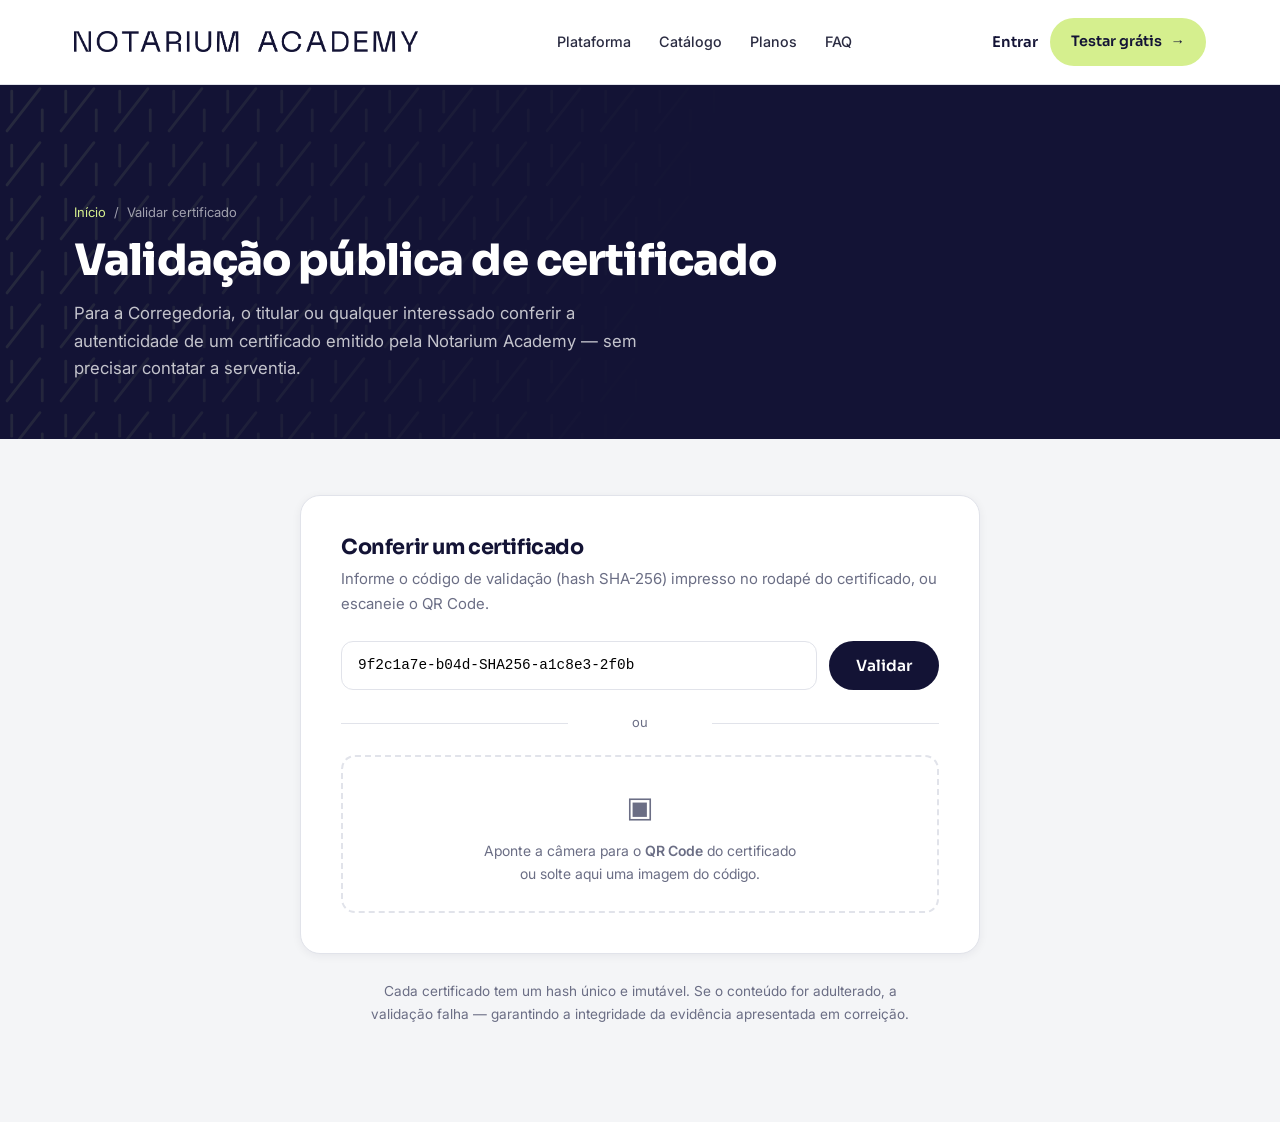
<file: validar.html>
<!DOCTYPE html>
<html lang="pt-BR">
<head>
<meta charset="UTF-8">
<meta name="viewport" content="width=device-width, initial-scale=1.0">
<meta name="robots" content="noindex, nofollow">
<title>Validar certificado — Notarium Academy</title>
<meta name="description" content="Confira a autenticidade de um certificado emitido pela Notarium Academy pelo código de validação ou QR Code.">
<link rel="icon" type="image/png" href="assets/brand/symbol-navy.png">
<link rel="stylesheet" href="assets/css/style.css">
</head>
<body>

<header class="site-header solid">
  <div class="wrap nav">
    <a href="index.html" aria-label="Notarium Academy">
      <img src="assets/brand/logo-white.png" alt="Notarium Academy" class="logo light">
      <img src="assets/brand/logo-navy.png"  alt="Notarium Academy" class="logo dark">
    </a>
    <nav class="nav-links" id="navLinks">
      <a href="index.html#solucao">Plataforma</a>
      <a href="catalogo.html">Catálogo</a>
      <a href="index.html#planos">Planos</a>
      <a href="index.html#faq">FAQ</a>
    </nav>
    <div class="nav-actions">
      <a href="https://notariumacademy.com.br/login" class="nav-login">Entrar</a>
      <a href="cadastro.html" class="btn btn-lime">Testar grátis <span class="arrow">→</span></a>
      <button class="menu-toggle" id="menuToggle" aria-label="Menu"><span></span><span></span><span></span></button>
    </div>
  </div>
</header>

<div class="page-top">
  <div class="wrap">
    <div class="breadcrumb"><a href="index.html">Início</a> <span>/</span> Validar certificado</div>
    <h1>Validação pública de certificado</h1>
    <p>Para a Corregedoria, o titular ou qualquer interessado conferir a autenticidade de um certificado emitido pela Notarium Academy — sem precisar contatar a serventia.</p>
  </div>
</div>

<section class="validate">
  <div class="wrap">
    <div class="validate-box">
      <h3>Conferir um certificado</h3>
      <p class="vsub">Informe o código de validação (hash SHA-256) impresso no rodapé do certificado, ou escaneie o QR Code.</p>
      <div class="vsearch">
        <input id="hash" type="text" placeholder="Ex.: 9f2c1a7e-b04d-…-2f0b" value="9f2c1a7e-b04d-SHA256-a1c8e3-2f0b">
        <button class="btn btn-primary" id="check">Validar</button>
      </div>
      <div class="vor">ou</div>
      <div class="qr-drop">
        <div class="qic">▣</div>
        Aponte a câmera para o <strong>QR Code</strong> do certificado<br>ou solte aqui uma imagem do código.
      </div>
    </div>

    <!-- Resultado (mock, aparece ao validar) -->
    <div class="vresult" id="result">
      <div class="vhead">
        <span class="vok">✓</span>
        <div>
          <b>Certificado autêntico</b>
          <span>Emitido pela Notarium Academy · assinatura válida</span>
        </div>
      </div>
      <div class="vbody">
        <div class="vrow"><span class="k">Aluno</span><span class="v">Ana Paula Rezende</span></div>
        <div class="vrow"><span class="k">CPF</span><span class="v">***.456.789-**</span></div>
        <div class="vrow"><span class="k">Curso</span><span class="v">LGPD na Prática do Balcão</span></div>
        <div class="vrow"><span class="k">Carga horária</span><span class="v">4 horas</span></div>
        <div class="vrow"><span class="k">Aproveitamento</span><span class="v">100%</span></div>
        <div class="vrow"><span class="k">Serventia</span><span class="v">2º Tab. de Notas de Jundiaí/SP</span></div>
        <div class="vrow"><span class="k">Emissão</span><span class="v">12/06/2026</span></div>
        <div class="vrow"><span class="k">Curadoria acadêmica</span><span class="v">Notarium Academy · autoassinado</span></div>
        <div class="vrow"><span class="k">Hash SHA-256</span><span class="v mono">9f2c1a7e-b04d-…-2f0b</span></div>
      </div>
    </div>

    <p class="center" style="margin-top:26px;color:var(--muted);font-size:.86rem;max-width:560px">
      Cada certificado tem um hash único e imutável. Se o conteúdo for adulterado, a validação falha — garantindo a integridade da evidência apresentada em correição.
    </p>
  </div>
</section>

<script>
document.getElementById('menuToggle')?.addEventListener('click',()=>document.body.classList.toggle('nav-mobile-open'));
document.getElementById('check').addEventListener('click',()=>{
  const r=document.getElementById('result');
  r.classList.add('show');
  r.scrollIntoView({behavior:'smooth',block:'center'});
});
</script>
</body>
</html>
</file>
<file: assets/css/style.css>
/* ============================================================
   NOTARIUM ACADEMY — Identidade visual aplicada
   Paleta oficial: #131335 / #133E7C / #D5EF8E / #EAEAEA
   Tipografia: Sora (títulos) + Inter (texto)
   ============================================================ */

/* ---------- Fontes ---------- */
@font-face{font-family:"Sora";src:url("../fonts/Sora-Regular.ttf") format("truetype");font-weight:400;font-display:swap}
@font-face{font-family:"Sora";src:url("../fonts/Sora-SemiBold.ttf") format("truetype");font-weight:600;font-display:swap}
@font-face{font-family:"Sora";src:url("../fonts/Sora-Bold.ttf") format("truetype");font-weight:700;font-display:swap}
@font-face{font-family:"Sora";src:url("../fonts/Sora-ExtraBold.ttf") format("truetype");font-weight:800;font-display:swap}
@font-face{font-family:"Inter";src:url("../fonts/Inter-Regular.ttf") format("truetype");font-weight:400;font-display:swap}
@font-face{font-family:"Inter";src:url("../fonts/Inter-Medium.ttf") format("truetype");font-weight:500;font-display:swap}
@font-face{font-family:"Inter";src:url("../fonts/Inter-SemiBold.ttf") format("truetype");font-weight:600;font-display:swap}
@font-face{font-family:"Inter";src:url("../fonts/Inter-Italic.ttf") format("truetype");font-weight:400;font-style:italic;font-display:swap}

/* ---------- Tokens ---------- */
:root{
  --ink:#131335;        /* azul-tinta / quase preto  */
  --ink-80:#2a2a4f;
  --royal:#133E7C;      /* azul royal                */
  --royal-600:#1b4d96;
  --lime:#D5EF8E;       /* acento / vivacidade       */
  --lime-deep:#b8df5c;
  --grey:#EAEAEA;       /* cinza institucional       */
  --grey-soft:#f4f5f7;
  --line:#e1e3ea;
  --text:#2b2c42;
  --muted:#6b6e85;
  --white:#fff;
  --maxw:1180px;
  --radius:18px;
  --radius-sm:12px;
  --shadow-sm:0 2px 10px rgba(19,19,53,.06);
  --shadow:0 18px 50px -22px rgba(19,19,53,.35);
  --shadow-lg:0 40px 90px -40px rgba(19,19,53,.55);
  --ease:cubic-bezier(.2,.7,.2,1);
  /* Padronagem oficial (eco do monograma N/A em diagonal) */
  --pattern-lime:url("data:image/svg+xml;utf8,<svg xmlns='http://www.w3.org/2000/svg' width='46' height='46' viewBox='0 0 46 46'><g fill='none' stroke='%23D5EF8E' stroke-width='2.4' stroke-linecap='round'><path d='M6 40 L34 4'/><line x1='10' y1='6' x2='10' y2='24'/><line x1='36' y1='22' x2='36' y2='40'/></g></svg>");
  --pattern-royal:url("data:image/svg+xml;utf8,<svg xmlns='http://www.w3.org/2000/svg' width='44' height='44' viewBox='0 0 44 44'><g fill='none' stroke='%23133E7C' stroke-width='2.4' stroke-linecap='round'><path d='M6 38 L32 4'/><line x1='10' y1='6' x2='10' y2='23'/><line x1='34' y1='21' x2='34' y2='38'/></g></svg>");
  --pattern-ink:url("data:image/svg+xml;utf8,<svg xmlns='http://www.w3.org/2000/svg' width='46' height='46' viewBox='0 0 46 46'><g fill='none' stroke='%23131335' stroke-width='2.4' stroke-linecap='round'><path d='M6 40 L34 4'/><line x1='10' y1='6' x2='10' y2='24'/><line x1='36' y1='22' x2='36' y2='40'/></g></svg>");
}

/* ---------- Reset ---------- */
*{box-sizing:border-box}
html{scroll-behavior:smooth;overflow-x:hidden}
body{
  margin:0;font-family:"Inter",system-ui,sans-serif;color:var(--text);
  background:var(--white);line-height:1.65;-webkit-font-smoothing:antialiased;
  text-rendering:optimizeLegibility;overflow-x:hidden;
}
h1,h2,h3,h4{font-family:"Sora",sans-serif;color:var(--ink);line-height:1.12;margin:0;font-weight:700;letter-spacing:-.02em}
p{margin:0}
a{color:inherit;text-decoration:none}
img{max-width:100%;display:block}
ul{margin:0;padding:0;list-style:none}

/* ---------- Layout helpers ---------- */
.wrap{width:100%;max-width:var(--maxw);margin:0 auto;padding:0 24px}
.section{padding:104px 0}
.eyebrow{
  font-family:"Inter";font-weight:600;font-size:.72rem;letter-spacing:.18em;
  text-transform:uppercase;color:var(--royal);display:inline-flex;align-items:center;gap:9px;margin-bottom:18px;
}
.eyebrow::before{content:"";width:26px;height:2px;background:var(--lime-deep);display:inline-block}
.section-head{max-width:680px;margin-bottom:54px}
.section-head h2{font-size:clamp(1.9rem,3.6vw,2.85rem);font-weight:800}
.section-head p{margin-top:18px;font-size:1.08rem;color:var(--muted)}
.center{text-align:center;margin-left:auto;margin-right:auto}
.lime{color:var(--lime-deep)}
.accent-ink{color:var(--royal)}

/* ---------- Botões ---------- */
.btn{
  display:inline-flex;align-items:center;gap:9px;font-family:"Sora";font-weight:600;
  font-size:.96rem;padding:14px 26px;border-radius:999px;cursor:pointer;border:1.5px solid transparent;
  transition:transform .25s var(--ease),box-shadow .25s var(--ease),background .25s,color .25s;white-space:nowrap;
}
.btn:hover{transform:translateY(-2px)}
.btn-primary{background:var(--ink);color:#fff}
.btn-primary:hover{box-shadow:0 16px 34px -14px rgba(19,19,53,.7)}
.btn-lime{background:var(--lime);color:var(--ink)}
.btn-lime:hover{box-shadow:0 16px 34px -12px rgba(184,223,92,.85)}
.btn-ghost{background:transparent;border-color:rgba(19,19,53,.18);color:var(--ink)}
.btn-ghost:hover{border-color:var(--ink);background:var(--ink);color:#fff}
.btn-ghost-light{background:transparent;border-color:rgba(255,255,255,.32);color:#fff}
.btn-ghost-light:hover{background:#fff;color:var(--ink);border-color:#fff}
.btn .arrow{transition:transform .25s var(--ease)}
.btn:hover .arrow{transform:translateX(3px)}

/* ============================================================
   HEADER
   ============================================================ */
.site-header{
  position:fixed;top:0;left:0;right:0;z-index:60;
  transition:background .35s,box-shadow .35s,padding .35s;padding:18px 0;
}
.site-header.scrolled{background:rgba(255,255,255,.92);backdrop-filter:blur(12px);box-shadow:0 1px 0 var(--line);padding:12px 0}
.nav{display:flex;align-items:center;justify-content:space-between;gap:24px}
.nav .logo{height:21px;width:auto}
.nav .logo.dark{display:none}
.site-header.scrolled .logo.light{display:none}
.site-header.scrolled .logo.dark{display:block}
.nav-links{display:flex;gap:28px;align-items:center;flex-shrink:0}
.nav-links a{font-size:.9rem;font-weight:500;color:rgba(255,255,255,.85);transition:color .2s;position:relative;white-space:nowrap}
.nav-links a:hover{color:#fff}
.site-header.scrolled .nav-links a{color:var(--text)}
.site-header.scrolled .nav-links a:hover{color:var(--ink)}
.nav-actions{display:flex;gap:12px;align-items:center}
.nav-login{font-family:"Sora";font-weight:600;font-size:.92rem;color:#fff}
.site-header.scrolled .nav-login{color:var(--ink)}
.nav .btn{padding:11px 20px;font-size:.9rem}
.menu-toggle{display:none;background:none;border:0;cursor:pointer;flex-direction:column;gap:5px;padding:6px}
.menu-toggle span{width:24px;height:2px;background:#fff;border-radius:2px;transition:.3s}
.site-header.scrolled .menu-toggle span{background:var(--ink)}

/* ============================================================
   HERO
   ============================================================ */
.hero{position:relative;background:var(--ink);color:#fff;padding:160px 0 110px;overflow:hidden}
.hero::before{ /* padronagem diagonal — textura sutil */
  content:"";position:absolute;inset:0;opacity:.12;
  background-image:var(--pattern-lime);background-size:56px 56px;
  -webkit-mask-image:linear-gradient(105deg,#000 0%,transparent 50%);
  mask-image:linear-gradient(105deg,#000 0%,transparent 50%);
}
.hero::after{ /* brilho royal */
  content:"";position:absolute;right:-12%;top:-25%;width:60%;height:120%;
  background:radial-gradient(circle at center,rgba(19,62,124,.55),transparent 62%);filter:blur(20px);
}
.hero-grid{position:relative;z-index:2;display:grid;grid-template-columns:1.05fr .95fr;gap:56px;align-items:center}
.hero-pill{
  display:inline-flex;align-items:center;gap:9px;background:rgba(213,239,142,.12);
  border:1px solid rgba(213,239,142,.4);color:var(--lime);padding:7px 16px;border-radius:999px;
  font-size:.8rem;font-weight:600;font-family:"Sora";margin-bottom:26px;
}
.hero-pill .dot{width:7px;height:7px;border-radius:50%;background:var(--lime);box-shadow:0 0 0 0 var(--lime);animation:pulse 2.4s infinite}
@keyframes pulse{0%{box-shadow:0 0 0 0 rgba(213,239,142,.6)}70%{box-shadow:0 0 0 9px rgba(213,239,142,0)}100%{box-shadow:0 0 0 0 rgba(213,239,142,0)}}
.hero h1{color:#fff;font-size:clamp(2.3rem,4.8vw,3.7rem);font-weight:800;letter-spacing:-.03em}
.hero h1 .hl{color:var(--lime);position:relative;white-space:nowrap}
.hero-sub{margin-top:24px;font-size:1.12rem;color:rgba(255,255,255,.78);max-width:540px}
.hero-cta{display:flex;gap:14px;margin-top:36px;flex-wrap:wrap}
.hero-trust{display:flex;gap:26px;margin-top:42px;flex-wrap:wrap}
.hero-trust li{display:flex;align-items:center;gap:9px;font-size:.86rem;color:rgba(255,255,255,.72);font-weight:500}
.hero-trust .ic{color:var(--lime);font-size:1rem}

/* Hero media */
.hero-media{position:relative}
.hero-media .photo{
  border-radius:22px;overflow:hidden;box-shadow:var(--shadow-lg);aspect-ratio:4/4.4;
  border:1px solid rgba(255,255,255,.1);
}
.hero-media .photo img{width:100%;height:100%;object-fit:cover}
.hero-media .symbol-badge{
  position:absolute;left:-26px;bottom:36px;width:96px;height:96px;border-radius:22px;background:var(--lime);
  display:grid;place-items:center;box-shadow:var(--shadow);
}
.hero-media .symbol-badge img{width:46px}
.hero-card{
  position:absolute;right:-22px;top:38px;background:#fff;color:var(--ink);border-radius:16px;
  padding:16px 18px;box-shadow:var(--shadow);display:flex;align-items:center;gap:13px;animation:float 5s ease-in-out infinite;
}
@keyframes float{0%,100%{transform:translateY(0)}50%{transform:translateY(-9px)}}
.hero-card .tick{width:38px;height:38px;border-radius:10px;background:rgba(19,62,124,.1);color:var(--royal);display:grid;place-items:center;font-weight:700}
.hero-card b{font-family:"Sora";font-size:.92rem;display:block}
.hero-card span{font-size:.76rem;color:var(--muted)}

/* ---------- Faixa de logos / prova ---------- */
.proof{background:var(--grey-soft);border-top:1px solid var(--line);border-bottom:1px solid var(--line)}
.proof .wrap{display:flex;align-items:center;justify-content:space-between;gap:30px;padding-top:30px;padding-bottom:30px;flex-wrap:wrap}
.proof-label{font-size:.82rem;color:var(--muted);max-width:230px;font-weight:500}
.proof-stats{display:flex;gap:46px;flex-wrap:wrap}
.proof-stats .n{font-family:"Sora";font-weight:800;font-size:1.8rem;color:var(--ink);letter-spacing:-.02em}
.proof-stats .l{font-size:.8rem;color:var(--muted)}

/* ============================================================
   PROBLEMAS
   ============================================================ */
.problems{background:#fff}
.cards-4{display:grid;grid-template-columns:repeat(4,1fr);gap:22px}
.pcard{
  background:var(--grey-soft);border:1px solid var(--line);border-radius:var(--radius);padding:28px 24px;
  transition:transform .3s var(--ease),box-shadow .3s,border-color .3s;position:relative;overflow:hidden;
}
.pcard::before{content:"";position:absolute;left:0;top:0;height:3px;width:0;background:var(--lime-deep);transition:width .4s var(--ease)}
.pcard:hover{transform:translateY(-6px);box-shadow:var(--shadow);border-color:transparent;background:#fff}
.pcard:hover::before{width:100%}
.pcard .pic{width:46px;height:46px;border-radius:12px;background:var(--ink);color:var(--lime);display:grid;place-items:center;margin-bottom:18px;font-size:1.25rem}
.pcard h3{font-size:1.06rem;margin-bottom:10px;font-weight:600}
.pcard p{font-size:.92rem;color:var(--muted)}

/* ============================================================
   SOLUÇÃO / DIFERENCIAL (fundo escuro)
   ============================================================ */
.solution{background:var(--ink);color:#fff;position:relative;overflow:hidden}
.solution::before{content:"";position:absolute;inset:0;opacity:.10;background-image:var(--pattern-lime);background-size:54px 54px;
  -webkit-mask-image:radial-gradient(circle at 88% 6%,#000,transparent 48%);mask-image:radial-gradient(circle at 88% 6%,#000,transparent 48%)}
.solution .section-head h2,.solution .section-head{color:#fff}
.solution .section-head h2{color:#fff}
.solution .eyebrow{color:var(--lime)}
.solution .eyebrow::before{background:var(--lime)}
.solution .section-head p{color:rgba(255,255,255,.72)}
.feat-grid{position:relative;z-index:2;display:grid;grid-template-columns:repeat(3,1fr);gap:24px}
.feat{background:rgba(255,255,255,.04);border:1px solid rgba(255,255,255,.1);border-radius:var(--radius);padding:30px 26px;transition:.3s var(--ease)}
.feat:hover{background:rgba(255,255,255,.07);transform:translateY(-5px)}
.feat .fic{width:50px;height:50px;border-radius:13px;background:var(--lime);color:var(--ink);display:grid;place-items:center;font-size:1.35rem;margin-bottom:20px}
.feat h3{color:#fff;font-size:1.18rem;margin-bottom:11px;font-weight:600}
.feat p{color:rgba(255,255,255,.7);font-size:.94rem}
.insight-bar{
  position:relative;z-index:2;margin-top:34px;background:rgba(213,239,142,.1);border:1px solid rgba(213,239,142,.32);
  border-radius:var(--radius);padding:26px 30px;display:flex;gap:18px;align-items:center;
}
.insight-bar .ib-ic{font-size:1.6rem;flex:none}
.insight-bar p{color:rgba(255,255,255,.9);font-size:1rem}
.insight-bar b{color:var(--lime)}

/* ============================================================
   COMO FUNCIONA (passos)
   ============================================================ */
.steps{background:var(--grey-soft)}
.steps-grid{display:grid;grid-template-columns:repeat(3,1fr);gap:26px;position:relative}
.step{background:#fff;border:1px solid var(--line);border-radius:var(--radius);padding:34px 28px;position:relative;transition:.3s var(--ease)}
.step:hover{box-shadow:var(--shadow);transform:translateY(-5px)}
.step .num{font-family:"Sora";font-weight:800;font-size:2.6rem;color:var(--grey);line-height:1;letter-spacing:-.04em}
.step:hover .num{color:var(--lime-deep)}
.step h3{font-size:1.18rem;margin:14px 0 11px;font-weight:600}
.step p{font-size:.94rem;color:var(--muted)}
.step .num-tag{position:absolute;top:30px;right:28px;font-family:"Sora";font-size:.74rem;font-weight:600;color:var(--royal);letter-spacing:.1em}

/* ============================================================
   PAINEL DO TITULAR (mockup)
   ============================================================ */
.panel{background:#fff}
.panel-grid{display:grid;grid-template-columns:.95fr 1.05fr;gap:60px;align-items:center}
.panel-list{margin-top:30px;display:grid;gap:18px}
.panel-list li{display:flex;gap:14px;align-items:flex-start}
.panel-list .chk{flex:none;width:26px;height:26px;border-radius:8px;background:var(--lime);color:var(--ink);display:grid;place-items:center;font-weight:700;font-size:.85rem;margin-top:2px}
.panel-list b{font-family:"Sora";font-weight:600;color:var(--ink);font-size:.98rem}
.panel-list span{display:block;color:var(--muted);font-size:.9rem}
/* dashboard mock */
.dash{background:var(--ink);border-radius:22px;padding:22px;box-shadow:var(--shadow-lg);position:relative;overflow:hidden}
.dash::after{content:"";position:absolute;inset:0;opacity:.10;background-image:var(--pattern-lime);background-size:48px 48px;pointer-events:none}
.dash-top{position:relative;z-index:2;display:flex;justify-content:space-between;align-items:center;margin-bottom:18px}
.dash-top .t{font-family:"Sora";color:#fff;font-weight:600;font-size:.95rem}
.dash-top .t span{color:var(--lime);font-size:.74rem;display:block;font-weight:500}
.dash-dots{display:flex;gap:6px}
.dash-dots i{width:9px;height:9px;border-radius:50%;background:rgba(255,255,255,.25)}
.dash-row{position:relative;z-index:2;display:flex;align-items:center;gap:13px;background:rgba(255,255,255,.06);border:1px solid rgba(255,255,255,.08);border-radius:12px;padding:12px 14px;margin-bottom:10px}
.dash-av{width:34px;height:34px;border-radius:9px;background:var(--royal);color:#fff;display:grid;place-items:center;font-family:"Sora";font-weight:700;font-size:.74rem;flex:none}
.dash-row .nm{flex:1;min-width:0}
.dash-row .nm b{display:block;color:#fff;font-size:.86rem;font-weight:600;font-family:"Sora"}
.dash-row .nm span{color:rgba(255,255,255,.55);font-size:.74rem}
.dash-bar{width:120px;height:7px;border-radius:99px;background:rgba(255,255,255,.14);overflow:hidden;flex:none}
.dash-bar i{display:block;height:100%;border-radius:99px}
.pct{font-family:"Sora";font-weight:600;font-size:.8rem;width:38px;text-align:right;flex:none}
.g .dash-bar i{width:100%;background:var(--lime)} .g .pct{color:var(--lime)}
.y .dash-bar i{width:60%;background:#f4c84a} .y .pct{color:#f4c84a}
.r .dash-bar i{width:40%;background:#ff7a6b} .r .pct{color:#ff7a6b}

/* ============================================================
   DIFERENCIAIS — "por que notarium" 3 col simples
   ============================================================ */
.why{background:var(--grey-soft)}
.why-grid{display:grid;grid-template-columns:repeat(3,1fr);gap:26px}
.why-card{background:#fff;border:1px solid var(--line);border-radius:var(--radius);padding:32px 28px;transition:.3s var(--ease)}
.why-card:hover{transform:translateY(-5px);box-shadow:var(--shadow)}
.why-card .wnum{font-family:"Sora";font-weight:700;color:var(--lime-deep);font-size:.85rem;letter-spacing:.12em;margin-bottom:14px}
.why-card h3{font-size:1.2rem;margin-bottom:12px;font-weight:600}
.why-card p{color:var(--muted);font-size:.94rem}

/* ============================================================
   PLANOS
   ============================================================ */
.plans{background:#fff}
.plan-note{display:inline-flex;align-items:center;gap:8px;background:var(--grey);border-radius:999px;padding:7px 16px;font-size:.82rem;color:var(--ink);font-weight:600;font-family:"Sora";margin-top:14px}
.plan-grid{display:grid;grid-template-columns:repeat(3,1fr);gap:22px}
.plan{border:1px solid var(--line);border-radius:var(--radius);padding:30px 26px;background:#fff;transition:.3s var(--ease);position:relative}
.plan:hover{box-shadow:var(--shadow);transform:translateY(-5px);border-color:transparent}
.plan.featured{background:var(--ink);border-color:var(--ink);color:#fff}
.plan.featured h3,.plan.featured .price{color:#fff}
.plan-tier{font-family:"Sora";font-weight:700;font-size:.78rem;letter-spacing:.12em;text-transform:uppercase;color:var(--royal)}
.plan.featured .plan-tier{color:var(--lime)}
.plan h3{font-size:1.3rem;margin:6px 0 2px;font-weight:700}
.plan .seats{font-size:.86rem;color:var(--muted)}
.plan.featured .seats{color:rgba(255,255,255,.6)}
.plan .price{font-family:"Sora";font-weight:800;font-size:2.2rem;color:var(--ink);margin:18px 0 2px;letter-spacing:-.02em}
.plan .price small{font-size:.95rem;font-weight:500;color:var(--muted)}
.plan.featured .price small{color:rgba(255,255,255,.6)}
.plan .yr{font-size:.82rem;color:var(--muted);margin-bottom:20px}
.plan.featured .yr{color:rgba(255,255,255,.55)}
.plan .btn{width:100%;justify-content:center}
.plan-badge{position:absolute;top:-12px;right:22px;background:var(--lime);color:var(--ink);font-family:"Sora";font-weight:700;font-size:.72rem;padding:5px 13px;border-radius:999px}

/* ============================================================
   SÓCIO FUNDADOR
   ============================================================ */
.founder{background:var(--ink);color:#fff;position:relative;overflow:hidden}
.founder::before{content:"";position:absolute;inset:0;opacity:.12;background-image:var(--pattern-lime);background-size:56px 56px;
  -webkit-mask-image:linear-gradient(-70deg,#000,transparent 55%);mask-image:linear-gradient(-70deg,#000,transparent 55%)}
.founder-grid{position:relative;z-index:2;display:grid;grid-template-columns:1.1fr .9fr;gap:54px;align-items:center}
.founder .eyebrow{color:var(--lime)} .founder .eyebrow::before{background:var(--lime)}
.founder h2{color:#fff;font-size:clamp(1.9rem,3.6vw,2.7rem);font-weight:800}
.founder-sub{color:rgba(255,255,255,.75);margin-top:16px;font-size:1.05rem}
.founder-benefits{margin-top:28px;display:grid;gap:14px}
.founder-benefits li{display:flex;gap:12px;align-items:flex-start;color:rgba(255,255,255,.88);font-size:.96rem}
.founder-benefits .b-ic{color:var(--lime);flex:none;font-weight:700}
.founder-cta{margin-top:32px;display:flex;gap:14px;flex-wrap:wrap;align-items:center}
/* seal card */
.seal-card{background:rgba(255,255,255,.05);border:1px solid rgba(255,255,255,.14);border-radius:24px;padding:38px 32px;text-align:center}
.seal-card .selo{width:150px;margin:0 auto 22px;filter:drop-shadow(0 10px 30px rgba(0,0,0,.4))}
.seal-card .meter{height:10px;border-radius:99px;background:rgba(255,255,255,.12);overflow:hidden;margin:8px 0 12px}
.seal-card .meter i{display:block;height:100%;width:64%;background:linear-gradient(90deg,var(--royal),var(--lime));border-radius:99px}
.seal-card .seats-n{font-family:"Sora";font-weight:800;font-size:2.4rem;color:#fff}
.seal-card .seats-l{color:rgba(255,255,255,.6);font-size:.85rem}
.seal-card .badge-32{margin-top:14px;display:inline-flex;gap:8px;align-items:center;background:rgba(213,239,142,.14);color:var(--lime);padding:7px 15px;border-radius:999px;font-size:.82rem;font-weight:600;font-family:"Sora"}

/* ============================================================
   FAQ
   ============================================================ */
.faq{background:#fff}
.faq-grid{max-width:820px;margin:0 auto}
.qa{border-bottom:1px solid var(--line)}
.qa button{width:100%;background:none;border:0;cursor:pointer;text-align:left;padding:24px 0;display:flex;justify-content:space-between;gap:20px;align-items:center;font-family:"Sora";font-weight:600;font-size:1.05rem;color:var(--ink)}
.qa .ic{flex:none;width:30px;height:30px;border-radius:50%;background:var(--grey-soft);display:grid;place-items:center;transition:.3s;color:var(--royal);font-size:1.2rem}
.qa.open .ic{background:var(--ink);color:var(--lime);transform:rotate(45deg)}
.qa .ans{max-height:0;overflow:hidden;transition:max-height .4s var(--ease)}
.qa .ans p{padding-bottom:24px;color:var(--muted);font-size:.97rem;max-width:680px}

/* ============================================================
   CTA FINAL
   ============================================================ */
.final-cta{position:relative;color:#fff;overflow:hidden;background:var(--royal)}
.final-cta img.bg{position:absolute;inset:0;width:100%;height:100%;object-fit:cover;opacity:.22}
.final-cta::after{content:"";position:absolute;inset:0;background:linear-gradient(120deg,var(--ink) 25%,rgba(19,62,124,.78))}
.final-inner{position:relative;z-index:2;text-align:center;max-width:720px;margin:0 auto;padding:110px 24px}
.final-inner h2{color:#fff;font-size:clamp(2rem,4vw,3rem);font-weight:800}
.final-inner p{color:rgba(255,255,255,.82);margin:20px auto 0;font-size:1.1rem;max-width:560px}
.final-inner .hero-cta{justify-content:center}

/* ============================================================
   FOOTER
   ============================================================ */
.site-footer{background:var(--ink);color:rgba(255,255,255,.62);padding:74px 0 34px}
.foot-grid{display:grid;grid-template-columns:1.6fr 1fr 1fr 1fr;gap:40px;padding-bottom:48px;border-bottom:1px solid rgba(255,255,255,.1)}
.foot-brand .flogo{height:26px;margin-bottom:20px}
.foot-brand p{font-size:.9rem;max-width:300px}
.foot-soc{display:flex;gap:12px;margin-top:22px}
.foot-soc a{width:38px;height:38px;border-radius:10px;background:rgba(255,255,255,.07);display:grid;place-items:center;color:#fff;transition:.25s}
.foot-soc a:hover{background:var(--lime);color:var(--ink);transform:translateY(-3px)}
.foot-col h4{color:#fff;font-size:.82rem;letter-spacing:.1em;text-transform:uppercase;margin-bottom:18px;font-weight:600}
.foot-col a{display:block;font-size:.92rem;padding:6px 0;transition:color .2s}
.foot-col a:hover{color:var(--lime)}
.foot-bottom{display:flex;justify-content:space-between;align-items:center;padding-top:26px;font-size:.82rem;gap:16px;flex-wrap:wrap}

/* ---------- reveal ---------- */
.reveal{opacity:0;transform:translateY(26px);transition:opacity .7s var(--ease),transform .7s var(--ease)}
.reveal.in{opacity:1;transform:none}

/* ============================================================
   RESPONSIVO
   ============================================================ */
@media (max-width:980px){
  .hero-grid{grid-template-columns:1fr;gap:48px}
  .hero-media{max-width:440px;margin:0 auto}
  .cards-4{grid-template-columns:repeat(2,1fr)}
  .feat-grid,.steps-grid,.why-grid,.plan-grid{grid-template-columns:1fr 1fr}
  .panel-grid,.founder-grid{grid-template-columns:1fr;gap:40px}
  .foot-grid{grid-template-columns:1fr 1fr}
}
@media (max-width:680px){
  .section{padding:74px 0}
  .nav-links,.nav-actions .nav-login{display:none}
  .menu-toggle{display:flex}
  .nav-mobile-open .nav-links{display:flex;position:absolute;top:100%;left:0;right:0;background:#fff;flex-direction:column;padding:20px 24px;gap:6px;box-shadow:var(--shadow)}
  .nav-mobile-open .nav-links a{color:var(--ink);padding:10px 0;width:100%;border-bottom:1px solid var(--line)}
  .cards-4,.feat-grid,.steps-grid,.why-grid,.plan-grid{grid-template-columns:1fr}
  .hero-card{display:none}
  .proof-stats{gap:24px}
  .foot-grid{grid-template-columns:1fr}
  .insight-bar{flex-direction:column;align-items:flex-start}
  .hero-trust{gap:14px}
}

/* ============================================================
   PÁGINAS INTERNAS (cadastro · curso · validar · catálogo)
   ============================================================ */

/* Header sólido para páginas internas */
.site-header.solid{position:sticky;background:#fff;box-shadow:0 1px 0 var(--line)}
.site-header.solid .logo.light{display:none}
.site-header.solid .logo.dark{display:block}
.site-header.solid .nav-links a{color:var(--text)}
.site-header.solid .nav-links a:hover{color:var(--ink)}
.site-header.solid .nav-login{color:var(--ink)}
.site-header.solid .menu-toggle span{background:var(--ink)}

/* Mini-hero de página interna */
.page-top{background:var(--ink);color:#fff;padding:118px 0 56px;position:relative;overflow:hidden}
.page-top::before{content:"";position:absolute;inset:0;opacity:.10;background-image:var(--pattern-lime);background-size:54px 54px;
  -webkit-mask-image:linear-gradient(105deg,#000,transparent 55%);mask-image:linear-gradient(105deg,#000,transparent 55%)}
.page-top .wrap{position:relative;z-index:2}
.breadcrumb{font-size:.82rem;color:rgba(255,255,255,.6);margin-bottom:14px;display:flex;gap:8px;align-items:center}
.breadcrumb a{color:var(--lime)}
.page-top h1{color:#fff;font-size:clamp(1.8rem,3.6vw,2.7rem);font-weight:800}
.page-top p{color:rgba(255,255,255,.75);margin-top:14px;max-width:600px;font-size:1.05rem}

/* ---------- CADASTRO ---------- */
.auth{padding:64px 0 96px;background:var(--grey-soft)}
.auth-grid{display:grid;grid-template-columns:1fr 1fr;gap:0;max-width:1000px;margin:0 auto;border-radius:24px;overflow:hidden;box-shadow:var(--shadow-lg);background:#fff}
.auth-aside{background:var(--ink);color:#fff;padding:48px 42px;position:relative;overflow:hidden}
.auth-aside::before{content:"";position:absolute;inset:0;opacity:.10;background-image:var(--pattern-lime);background-size:50px 50px;
  -webkit-mask-image:radial-gradient(circle at 90% 100%,#000,transparent 55%);mask-image:radial-gradient(circle at 90% 100%,#000,transparent 55%)}
.auth-aside>*{position:relative;z-index:2}
.auth-aside .sym{width:48px;margin-bottom:26px}
.auth-aside h2{color:#fff;font-size:1.6rem;font-weight:800;line-height:1.18}
.auth-aside p{color:rgba(255,255,255,.74);margin-top:14px;font-size:.96rem}
.auth-aside .feat-list{margin-top:28px;display:grid;gap:14px}
.auth-aside .feat-list li{display:flex;gap:11px;align-items:flex-start;font-size:.92rem;color:rgba(255,255,255,.88)}
.auth-aside .feat-list .ic{color:var(--lime);flex:none;font-weight:700}
.auth-aside .free-tag{margin-top:30px;display:inline-flex;align-items:center;gap:8px;background:var(--lime);color:var(--ink);font-family:"Sora";font-weight:700;font-size:.82rem;padding:8px 16px;border-radius:999px}
.auth-form{padding:48px 44px}
.auth-form h3{font-size:1.5rem;font-weight:800;margin-bottom:6px}
.auth-form .sub{color:var(--muted);font-size:.94rem;margin-bottom:28px}
.field{margin-bottom:18px}
.field label{display:block;font-family:"Sora";font-weight:600;font-size:.82rem;color:var(--ink);margin-bottom:7px}
.field input,.field select{width:100%;padding:13px 15px;border:1.5px solid var(--line);border-radius:11px;font-family:"Inter";font-size:.95rem;color:var(--ink);background:#fff;transition:border-color .2s,box-shadow .2s}
.field input:focus,.field select:focus{outline:0;border-color:var(--royal);box-shadow:0 0 0 3px rgba(19,62,124,.12)}
.field-row{display:grid;grid-template-columns:1fr 1fr;gap:14px}
.auth-form .btn{width:100%;justify-content:center;margin-top:8px}
.auth-foot{margin-top:20px;font-size:.86rem;color:var(--muted);text-align:center}
.auth-foot a{color:var(--royal);font-weight:600}
.consent{display:flex;gap:10px;align-items:flex-start;font-size:.82rem;color:var(--muted);margin:6px 0 18px}
.consent input{margin-top:3px;accent-color:var(--royal)}

/* ---------- CURSO / PLAYER ---------- */
.course{background:var(--grey-soft);padding:0 0 80px}
.course-bar{background:#fff;border-bottom:1px solid var(--line);position:sticky;top:0;z-index:30}
.course-bar .wrap{display:flex;align-items:center;gap:18px;padding:14px 24px}
.course-bar .back{font-family:"Sora";font-weight:600;font-size:.86rem;color:var(--muted);display:flex;align-items:center;gap:7px}
.course-bar .ctitle{font-family:"Sora";font-weight:700;color:var(--ink);font-size:.96rem;flex:1;min-width:0;white-space:nowrap;overflow:hidden;text-overflow:ellipsis}
.course-bar .prog{display:flex;align-items:center;gap:10px;flex:none}
.course-bar .prog .pbar{width:160px;height:8px;border-radius:99px;background:var(--grey);overflow:hidden}
.course-bar .prog .pbar i{display:block;height:100%;width:35%;background:var(--lime-deep);border-radius:99px;transition:width .5s var(--ease)}
.course-bar .prog span{font-family:"Sora";font-weight:600;font-size:.8rem;color:var(--ink)}
.course-shell{max-width:1140px;margin:0 auto;padding:34px 24px 0;display:grid;grid-template-columns:248px 1fr;gap:34px;align-items:start}
.course-nav{position:sticky;top:96px;background:#fff;border:1px solid var(--line);border-radius:16px;padding:18px}
.course-nav h4{font-size:.74rem;letter-spacing:.1em;text-transform:uppercase;color:var(--muted);margin-bottom:14px;font-weight:600}
.course-nav li{display:flex;gap:11px;align-items:center;padding:9px 10px;border-radius:9px;font-size:.88rem;color:var(--text);cursor:pointer;transition:background .2s}
.course-nav li .st{width:20px;height:20px;border-radius:50%;border:2px solid var(--line);display:grid;place-items:center;font-size:.66rem;flex:none}
.course-nav li.done .st{background:var(--lime);border-color:var(--lime);color:var(--ink)}
.course-nav li.active{background:var(--grey-soft);font-family:"Sora";font-weight:600;color:var(--ink)}
.course-nav li.active .st{border-color:var(--royal)}
.lesson-card{background:#fff;border:1px solid var(--line);border-radius:20px;padding:46px 48px;box-shadow:var(--shadow-sm)}
.lesson-card .ltag{font-family:"Sora";font-weight:600;font-size:.76rem;letter-spacing:.1em;color:var(--royal);text-transform:uppercase}
.lesson-card h2{font-size:1.9rem;font-weight:800;margin:10px 0 22px}
.prose p{margin-bottom:18px;color:#33344a;font-size:1.02rem;line-height:1.75}
.prose strong{color:var(--ink);font-weight:600}
.caso{background:#f6f8fb;border:1px solid var(--line);border-left:4px solid var(--royal);border-radius:14px;padding:24px 26px;margin:26px 0}
.caso .ct{font-family:"Sora";font-weight:700;color:var(--royal);font-size:.82rem;letter-spacing:.06em;text-transform:uppercase;margin-bottom:10px;display:flex;gap:8px;align-items:center}
.caso p{font-size:.98rem;color:#33344a;margin-bottom:14px}
.reveal-btn{background:var(--ink);color:#fff;border:0;border-radius:999px;padding:10px 20px;font-family:"Sora";font-weight:600;font-size:.86rem;cursor:pointer;transition:.2s}
.reveal-btn:hover{background:var(--royal)}
.caso .answer{max-height:0;overflow:hidden;transition:max-height .45s var(--ease)}
.caso .answer .inner{padding-top:16px;border-top:1px dashed var(--line);margin-top:16px;color:#33344a;font-size:.96rem}
.alerta{display:flex;gap:14px;background:#fff7ed;border:1px solid #fcd9a8;border-radius:14px;padding:18px 22px;margin:26px 0}
.alerta .ai{font-size:1.4rem;flex:none}
.alerta b{font-family:"Sora";color:#b25e09;display:block;margin-bottom:3px;font-size:.95rem}
.alerta p{color:#7c4a13;font-size:.92rem;margin:0}
.insight{display:flex;gap:14px;background:rgba(213,239,142,.18);border:1px solid var(--lime-deep);border-radius:14px;padding:18px 22px;margin:26px 0}
.insight .ii{font-size:1.4rem;flex:none}
.insight b{font-family:"Sora";color:var(--ink);display:block;margin-bottom:3px;font-size:.95rem}
.insight p{color:#3c4a1f;font-size:.94rem;margin:0}
/* quiz */
.quiz{background:var(--ink);border-radius:18px;padding:34px 36px;margin-top:36px;color:#fff;position:relative;overflow:hidden}
.quiz::before{content:"";position:absolute;inset:0;opacity:.08;background-image:var(--pattern-lime);background-size:48px 48px}
.quiz>*{position:relative;z-index:2}
.quiz .qtag{font-family:"Sora";font-weight:600;font-size:.76rem;letter-spacing:.1em;color:var(--lime);text-transform:uppercase}
.quiz h3{color:#fff;font-size:1.25rem;font-weight:700;margin:8px 0 22px}
.quiz .opt{display:flex;gap:13px;align-items:center;background:rgba(255,255,255,.05);border:1.5px solid rgba(255,255,255,.14);border-radius:12px;padding:15px 18px;margin-bottom:12px;cursor:pointer;transition:.2s;color:rgba(255,255,255,.9);font-size:.96rem}
.quiz .opt:hover{background:rgba(255,255,255,.09)}
.quiz .opt .mk{width:24px;height:24px;border-radius:50%;border:2px solid rgba(255,255,255,.4);flex:none;display:grid;place-items:center;font-size:.74rem;font-weight:700}
.quiz .opt.correct{border-color:var(--lime);background:rgba(213,239,142,.14)} .quiz .opt.correct .mk{background:var(--lime);border-color:var(--lime);color:var(--ink)}
.quiz .opt.wrong{border-color:#ff7a6b;background:rgba(255,122,107,.12)} .quiz .opt.wrong .mk{background:#ff7a6b;border-color:#ff7a6b;color:#fff}
.quiz .feedback{margin-top:16px;font-size:.94rem;color:var(--lime);display:none}
.quiz .feedback.show{display:block}
.lesson-nav{display:flex;justify-content:space-between;margin-top:30px;gap:14px}
/* certificado emitido */
.cert-done{background:#fff;border:1px solid var(--line);border-radius:20px;padding:48px;text-align:center;box-shadow:var(--shadow-sm);margin-top:30px}
.cert-done .seal{width:120px;margin:0 auto 22px}
.cert-done h2{font-size:1.7rem;font-weight:800;margin-bottom:10px}
.cert-done p{color:var(--muted);max-width:480px;margin:0 auto 8px}
.cert-hash{font-family:ui-monospace,monospace;font-size:.8rem;background:var(--grey-soft);border:1px solid var(--line);border-radius:10px;padding:10px 14px;display:inline-block;margin:18px 0;color:var(--royal);word-break:break-all}

/* ---------- VALIDAR CERTIFICADO ---------- */
.validate{padding:56px 0 96px;background:var(--grey-soft)}
.validate-box{max-width:680px;margin:0 auto;background:#fff;border:1px solid var(--line);border-radius:20px;padding:40px;box-shadow:var(--shadow-sm)}
.validate-box h3{font-size:1.3rem;font-weight:700;margin-bottom:8px}
.validate-box .vsub{color:var(--muted);font-size:.94rem;margin-bottom:24px}
.vsearch{display:flex;gap:12px}
.vsearch input{flex:1;padding:14px 16px;border:1.5px solid var(--line);border-radius:12px;font-family:ui-monospace,monospace;font-size:.9rem}
.vsearch input:focus{outline:0;border-color:var(--royal);box-shadow:0 0 0 3px rgba(19,62,124,.12)}
.vor{text-align:center;color:var(--muted);font-size:.82rem;margin:22px 0;position:relative}
.vor::before,.vor::after{content:"";position:absolute;top:50%;width:38%;height:1px;background:var(--line)}.vor::before{left:0}.vor::after{right:0}
.qr-drop{border:2px dashed var(--line);border-radius:14px;padding:26px;text-align:center;color:var(--muted);font-size:.88rem}
.qr-drop .qic{font-size:1.8rem;margin-bottom:8px}
/* resultado válido */
.vresult{max-width:680px;margin:26px auto 0;background:#fff;border:1px solid var(--line);border-radius:20px;overflow:hidden;box-shadow:var(--shadow);display:none}
.vresult.show{display:block;animation:fadeUp .5s var(--ease)}
@keyframes fadeUp{from{opacity:0;transform:translateY(16px)}to{opacity:1;transform:none}}
.vresult .vhead{background:var(--ink);color:#fff;padding:22px 28px;display:flex;align-items:center;gap:14px}
.vresult .vhead .vok{width:44px;height:44px;border-radius:50%;background:var(--lime);color:var(--ink);display:grid;place-items:center;font-size:1.3rem;font-weight:700;flex:none}
.vresult .vhead b{font-family:"Sora";font-size:1.05rem;display:block}
.vresult .vhead span{color:var(--lime);font-size:.8rem}
.vbody{padding:26px 28px}
.vrow{display:flex;justify-content:space-between;gap:16px;padding:11px 0;border-bottom:1px solid var(--line);font-size:.92rem}
.vrow:last-child{border:0}
.vrow .k{color:var(--muted)}.vrow .v{font-family:"Sora";font-weight:600;color:var(--ink);text-align:right}
.vrow .v.mono{font-family:ui-monospace,monospace;font-weight:400;font-size:.82rem;color:var(--royal)}

/* ---------- CATÁLOGO ---------- */
.catalog{padding:48px 0 96px;background:#fff}
.cat-filters{display:flex;gap:10px;flex-wrap:wrap;margin-bottom:34px;justify-content:center}
.chip{border:1.5px solid var(--line);background:#fff;border-radius:999px;padding:9px 18px;font-family:"Sora";font-weight:600;font-size:.86rem;color:var(--muted);cursor:pointer;transition:.2s}
.chip:hover{border-color:var(--ink);color:var(--ink)}
.chip.active{background:var(--ink);border-color:var(--ink);color:#fff}
.course-grid{display:grid;grid-template-columns:repeat(3,1fr);gap:22px}
.cc{border:1px solid var(--line);border-radius:18px;overflow:hidden;background:#fff;transition:.3s var(--ease);display:flex;flex-direction:column}
.cc:hover{transform:translateY(-6px);box-shadow:var(--shadow);border-color:transparent}
.cc .cc-top{padding:22px 22px 0;display:flex;justify-content:space-between;align-items:flex-start;gap:10px}
.cc .trilha{font-family:"Sora";font-weight:700;font-size:.7rem;letter-spacing:.08em;text-transform:uppercase;padding:5px 11px;border-radius:999px;background:rgba(19,62,124,.1);color:var(--royal)}
.cc .trilha.compliance{background:rgba(213,239,142,.4);color:#5c7016}
.cc .trilha.sst{background:rgba(255,122,107,.14);color:#b94436}
.cc .trilha.inventario{background:rgba(120,80,200,.1);color:#6b3fa0}
.cc .nivel{font-size:.76rem;color:var(--muted);font-weight:500;white-space:nowrap;padding-top:4px}
.cc .nivel.obrig{background:rgba(180,30,30,.1);color:#b41e1e;font-weight:700;font-size:.7rem;padding:4px 10px;border-radius:999px}
.cc-meta .obrig-tag{color:#b41e1e;font-weight:700;font-family:"Sora";font-size:.75rem}
.cc-body{padding:14px 22px 22px;flex:1;display:flex;flex-direction:column}
.cc-body h3{font-size:1.08rem;font-weight:700;margin-bottom:8px;line-height:1.3}
.cc-body p{color:var(--muted);font-size:.88rem;flex:1;margin-bottom:16px}
.cc-meta{display:flex;gap:16px;font-size:.8rem;color:var(--muted);border-top:1px solid var(--line);padding-top:14px}
.cc-meta b{color:var(--ink);font-family:"Sora";font-weight:600}
.cc-meta .free{color:#5c7016;font-weight:700;font-family:"Sora"}

@media (max-width:880px){
  .auth-grid{grid-template-columns:1fr}.auth-aside{display:none}
  .course-shell{grid-template-columns:1fr}.course-nav{display:none}
  .lesson-card{padding:32px 26px}
  .course-grid{grid-template-columns:1fr 1fr}
}
@media (max-width:600px){
  .field-row{grid-template-columns:1fr}
  .course-grid{grid-template-columns:1fr}
  .vsearch{flex-direction:column}.course-bar .prog .pbar{width:90px}
  .lesson-card{padding:26px 20px}.auth-form{padding:34px 24px}
}

/* ---------- Player multi-lição (curso real) ---------- */
.course-nav .nav-mod{font-family:"Sora";font-weight:700;font-size:.7rem;letter-spacing:.05em;text-transform:uppercase;color:var(--royal);padding:14px 10px 6px;margin-top:8px}
.course-nav ul>.nav-mod:first-child{margin-top:0}
.cstep{display:flex;gap:10px;align-items:flex-start;padding:8px 10px;border-radius:9px;font-size:.84rem;color:var(--text);cursor:pointer;transition:background .2s}
.cstep:hover{background:var(--grey-soft)}
.cstep .st{width:18px;height:18px;margin-top:1px;border-radius:50%;border:2px solid var(--line);flex:none;display:grid;place-items:center;font-size:.6rem;font-weight:700;transition:.2s}
.cstep.done .st{background:var(--lime);border-color:var(--lime);color:var(--ink)}
.cstep.done .st::after{content:"✓"}
.cstep.active{background:var(--grey-soft);color:var(--ink)}
.cstep.active .lbl{font-family:"Sora";font-weight:600}
.cstep.active .st{border-color:var(--royal)}
.cstep .lbl{line-height:1.32}
.step-meta{display:flex;justify-content:space-between;align-items:center;margin-bottom:8px;padding-bottom:16px;border-bottom:1px solid var(--line)}
.step-count{font-family:"Sora";font-weight:600;font-size:.8rem;color:var(--muted)}
.step-body{padding-top:6px}
.step-body>div:first-child{margin-top:0}
.step-body img{max-width:100%;border-radius:10px}
.course-nav{max-height:calc(100vh - 120px);overflow:auto}
.course-nav::-webkit-scrollbar{width:6px}.course-nav::-webkit-scrollbar-thumb{background:var(--line);border-radius:9px}

/* ---------- Correções de contraste do conteúdo re-skinado ---------- */
/* texto legível dentro de faixas/boxes com fundo ink (evita ink-sobre-ink) */
.step-body [style*="background:#131335"],
.step-body [style*="background: #131335"],
.step-body [style*="background:#131335"] h1,
.step-body [style*="background:#131335"] h2,
.step-body [style*="background:#131335"] h3,
.step-body [style*="background:#131335"] h4,
.step-body [style*="background:#131335"] p,
.step-body [style*="background:#131335"] > div{color:#fff !important}
/* mantém acentos lima visíveis sobre ink */
.step-body [style*="background:#131335"] [style*="#d5ef8e"]{color:#d5ef8e !important}
/* primeira faixa de módulo: remove o respiro exagerado no topo do painel */
.step-body>div:first-child{margin-top:0 !important}
/* boxes com borda lateral ink continuam com texto escuro no corpo claro */
.step-body [style*="border-left:4px solid #131335"]{color:#131335}

/* ---------- Quiz interativo ---------- */
.qz-card{background:#fff;border:1px solid var(--line);border-radius:16px;padding:26px 30px;margin:8px 0}
.qz-card>h2,.qz-card>h3{font-size:1.15rem !important;color:var(--ink) !important;margin:0 0 6px !important;font-weight:700}
.qz{padding:22px 0;border-bottom:1px dashed var(--line)}
.qz:last-child{border-bottom:0;padding-bottom:4px}
.qz-q{font-family:"Sora";font-weight:700;font-size:.66rem;letter-spacing:.12em;text-transform:uppercase;color:var(--muted)}
.qz-stem{font-size:1rem;font-weight:500;color:var(--ink);margin:9px 0 16px;line-height:1.5}
.qz-opts{display:grid;gap:10px}
.qz-opt{display:flex;gap:12px;align-items:flex-start;text-align:left;width:100%;background:#fff;border:1.5px solid var(--line);border-radius:12px;padding:13px 16px;cursor:pointer;font-family:"Inter";font-size:.95rem;color:var(--text);transition:border-color .18s,background .18s}
.qz-opt:hover:not([disabled]){border-color:var(--royal);background:var(--grey-soft)}
.qz-let{font-family:"Sora";font-weight:700;color:var(--royal);flex:none;min-width:16px}
.qz-txt{line-height:1.5}
.qz-opt.correct{border-color:#2d7d4f;background:#eaf6ee}
.qz-opt.correct .qz-let{color:#2d7d4f}
.qz-opt.correct .qz-let::before{content:"✓ "}
.qz-opt.wrong{border-color:#d4584a;background:#fdeeec}
.qz-opt.wrong .qz-let{color:#d4584a}
.qz-opt.wrong .qz-let::before{content:"✕ "}
.qz-opt[disabled]{cursor:default}
.qz-reason{display:none;margin-top:13px;background:#eaf0f8;border-radius:10px;padding:14px 18px;font-size:.92rem;color:#33344a;line-height:1.55}
.qz.revealed .qz-reason{display:block;animation:fadeUp .35s var(--ease)}
.qz-rlabel{display:block;font-family:"Sora";font-weight:700;font-size:.64rem;letter-spacing:.1em;text-transform:uppercase;color:var(--royal);margin-bottom:6px}
.qz-hint{font-size:.82rem;color:var(--muted);font-style:italic;margin-top:10px}

/* pseudo-títulos do conteúdo importado → Sora (apenas tamanhos de título) */
.step-body div[style*="font-size:18px"],.step-body div[style*="font-size:19px"],
.step-body div[style*="font-size:20px"],.step-body div[style*="font-size:21px"],
.step-body div[style*="font-size:22px"],.step-body div[style*="font-size:24px"]{font-family:"Sora",sans-serif}

/* ============================================================
   CHECKOUT / FLUXO DE COMPRA
   ============================================================ */
.checkout{padding:48px 0 90px;background:var(--grey-soft)}
.co-steps{display:flex;gap:8px;align-items:center;justify-content:center;margin-bottom:38px;font-family:"Sora";font-size:.82rem;color:var(--muted);flex-wrap:wrap}
.co-steps .s{display:flex;align-items:center;gap:8px}
.co-steps .s b{width:22px;height:22px;border-radius:50%;background:var(--grey);color:var(--muted);display:grid;place-items:center;font-size:.74rem;font-weight:700}
.co-steps .s.on{color:var(--ink)} .co-steps .s.on b{background:var(--ink);color:var(--lime)}
.co-steps .s.done b{background:var(--lime);color:var(--ink)}
.co-steps .sep{width:26px;height:2px;background:var(--line)}
.checkout-grid{display:grid;grid-template-columns:1.45fr .9fr;gap:30px;align-items:start;max-width:1040px;margin:0 auto}
.co-card{background:#fff;border:1px solid var(--line);border-radius:18px;padding:30px 32px;margin-bottom:22px}
.co-card h3{font-size:1.18rem;font-weight:700;margin-bottom:4px}
.co-card .ch-sub{color:var(--muted);font-size:.9rem;margin-bottom:22px}
.co-card .ch-num{display:inline-grid;place-items:center;width:24px;height:24px;border-radius:50%;background:var(--ink);color:var(--lime);font-family:"Sora";font-weight:700;font-size:.78rem;margin-right:9px;vertical-align:middle}
/* pagamento */
.pay-tabs{display:flex;gap:10px;margin-bottom:22px;flex-wrap:wrap}
.pay-tab{flex:1;min-width:120px;border:1.5px solid var(--line);border-radius:12px;padding:14px;cursor:pointer;text-align:center;font-family:"Sora";font-weight:600;font-size:.9rem;color:var(--muted);transition:.2s;background:#fff}
.pay-tab .pi{font-size:1.3rem;display:block;margin-bottom:5px}
.pay-tab:hover{border-color:var(--royal)}
.pay-tab.active{border-color:var(--ink);background:var(--ink);color:#fff}
.pay-panel{display:none}.pay-panel.active{display:block;animation:fadeUp .35s var(--ease)}
.pix-box{text-align:center;padding:18px;border:1px dashed var(--line);border-radius:14px}
.pix-qr{width:150px;height:150px;margin:0 auto 14px;border-radius:12px;background:
  repeating-conic-gradient(var(--ink) 0% 25%, #fff 0% 50%) 0 0/22px 22px;border:6px solid var(--ink)}
.pix-code{font-family:ui-monospace,monospace;font-size:.78rem;background:var(--grey-soft);border:1px solid var(--line);border-radius:9px;padding:9px 12px;color:var(--royal);word-break:break-all;margin-top:6px}
.card-brands{display:flex;gap:8px;margin-top:6px}.card-brands span{font-size:.7rem;color:var(--muted);border:1px solid var(--line);border-radius:5px;padding:2px 7px;font-family:"Sora";font-weight:600}
.demo-note{display:flex;gap:10px;align-items:flex-start;background:rgba(213,239,142,.18);border:1px solid var(--lime-deep);border-radius:11px;padding:12px 15px;font-size:.82rem;color:#3c4a1f;margin-top:18px}
/* resumo do pedido */
.order{position:sticky;top:96px;background:var(--ink);color:#fff;border-radius:18px;padding:26px 28px;overflow:hidden}
.order::before{content:"";position:absolute;inset:0;opacity:.08;background-image:var(--pattern-lime);background-size:48px 48px;pointer-events:none}
.order>*{position:relative;z-index:2}
.order h4{color:#fff;font-size:.74rem;letter-spacing:.12em;text-transform:uppercase;color:var(--lime);margin-bottom:16px}
.order .plan-name{font-family:"Sora";font-weight:800;font-size:1.5rem;color:#fff;letter-spacing:-.02em}
.order .plan-seats{color:rgba(255,255,255,.6);font-size:.86rem;margin-bottom:18px}
.seg{display:flex;background:rgba(255,255,255,.08);border-radius:10px;padding:4px;margin-bottom:18px}
.seg button{flex:1;border:0;background:transparent;color:rgba(255,255,255,.7);font-family:"Sora";font-weight:600;font-size:.82rem;padding:9px;border-radius:7px;cursor:pointer;transition:.2s}
.seg button.on{background:var(--lime);color:var(--ink)}
.seg button .save{font-size:.66rem;display:block;opacity:.8}
.order-line{display:flex;justify-content:space-between;font-size:.9rem;color:rgba(255,255,255,.78);padding:7px 0}
.order-line.disc{color:var(--lime)}
.order-hr{height:1px;background:rgba(255,255,255,.14);margin:12px 0}
.order-total{display:flex;justify-content:space-between;align-items:flex-end;margin-top:6px}
.order-total .lbl{font-size:.86rem;color:rgba(255,255,255,.7)}
.order-total .val{font-family:"Sora";font-weight:800;font-size:1.9rem;color:#fff;letter-spacing:-.02em}
.order-total .val small{font-size:.9rem;font-weight:500;color:rgba(255,255,255,.6)}
.founder-flag{display:flex;gap:9px;align-items:center;background:rgba(213,239,142,.14);border:1px solid rgba(213,239,142,.4);border-radius:10px;padding:10px 13px;font-size:.8rem;color:var(--lime);margin-bottom:16px;font-weight:500}
.order .btn{width:100%;justify-content:center;margin-top:18px}
.order .guarantee{text-align:center;font-size:.76rem;color:rgba(255,255,255,.55);margin-top:12px}
/* página de sucesso */
.success{padding:60px 0 90px;background:var(--grey-soft)}
.success-card{max-width:680px;margin:0 auto;background:#fff;border:1px solid var(--line);border-radius:22px;padding:50px 48px;text-align:center;box-shadow:var(--shadow-sm)}
.success-check{width:84px;height:84px;border-radius:50%;background:var(--lime);color:var(--ink);display:grid;place-items:center;font-size:2.4rem;margin:0 auto 24px;box-shadow:0 14px 36px -12px rgba(184,223,92,.8)}
.success-card h1{font-size:1.9rem;font-weight:800;margin-bottom:12px}
.success-card .s-sub{color:var(--muted);font-size:1.05rem;max-width:480px;margin:0 auto 26px}
.s-receipt{background:var(--grey-soft);border:1px solid var(--line);border-radius:14px;padding:22px 26px;text-align:left;margin:0 0 28px}
.s-receipt .sr-row{display:flex;justify-content:space-between;font-size:.92rem;padding:8px 0;border-bottom:1px solid var(--line)}
.s-receipt .sr-row:last-child{border:0}
.s-receipt .sr-row .k{color:var(--muted)}.s-receipt .sr-row .v{font-family:"Sora";font-weight:600;color:var(--ink)}
.s-next{text-align:left;margin:0 0 28px}
.s-next h4{font-size:1rem;margin-bottom:14px}
.s-next li{display:flex;gap:12px;align-items:flex-start;padding:8px 0;font-size:.94rem;color:var(--text)}
.s-next .n{flex:none;width:26px;height:26px;border-radius:8px;background:var(--ink);color:var(--lime);display:grid;place-items:center;font-family:"Sora";font-weight:700;font-size:.78rem}
.success-card .s-cta{display:flex;gap:12px;justify-content:center;flex-wrap:wrap}
@media (max-width:860px){.checkout-grid{grid-template-columns:1fr}.order{position:static}}
@media (max-width:600px){.co-card{padding:24px 20px}.success-card{padding:36px 22px}}
</file>
